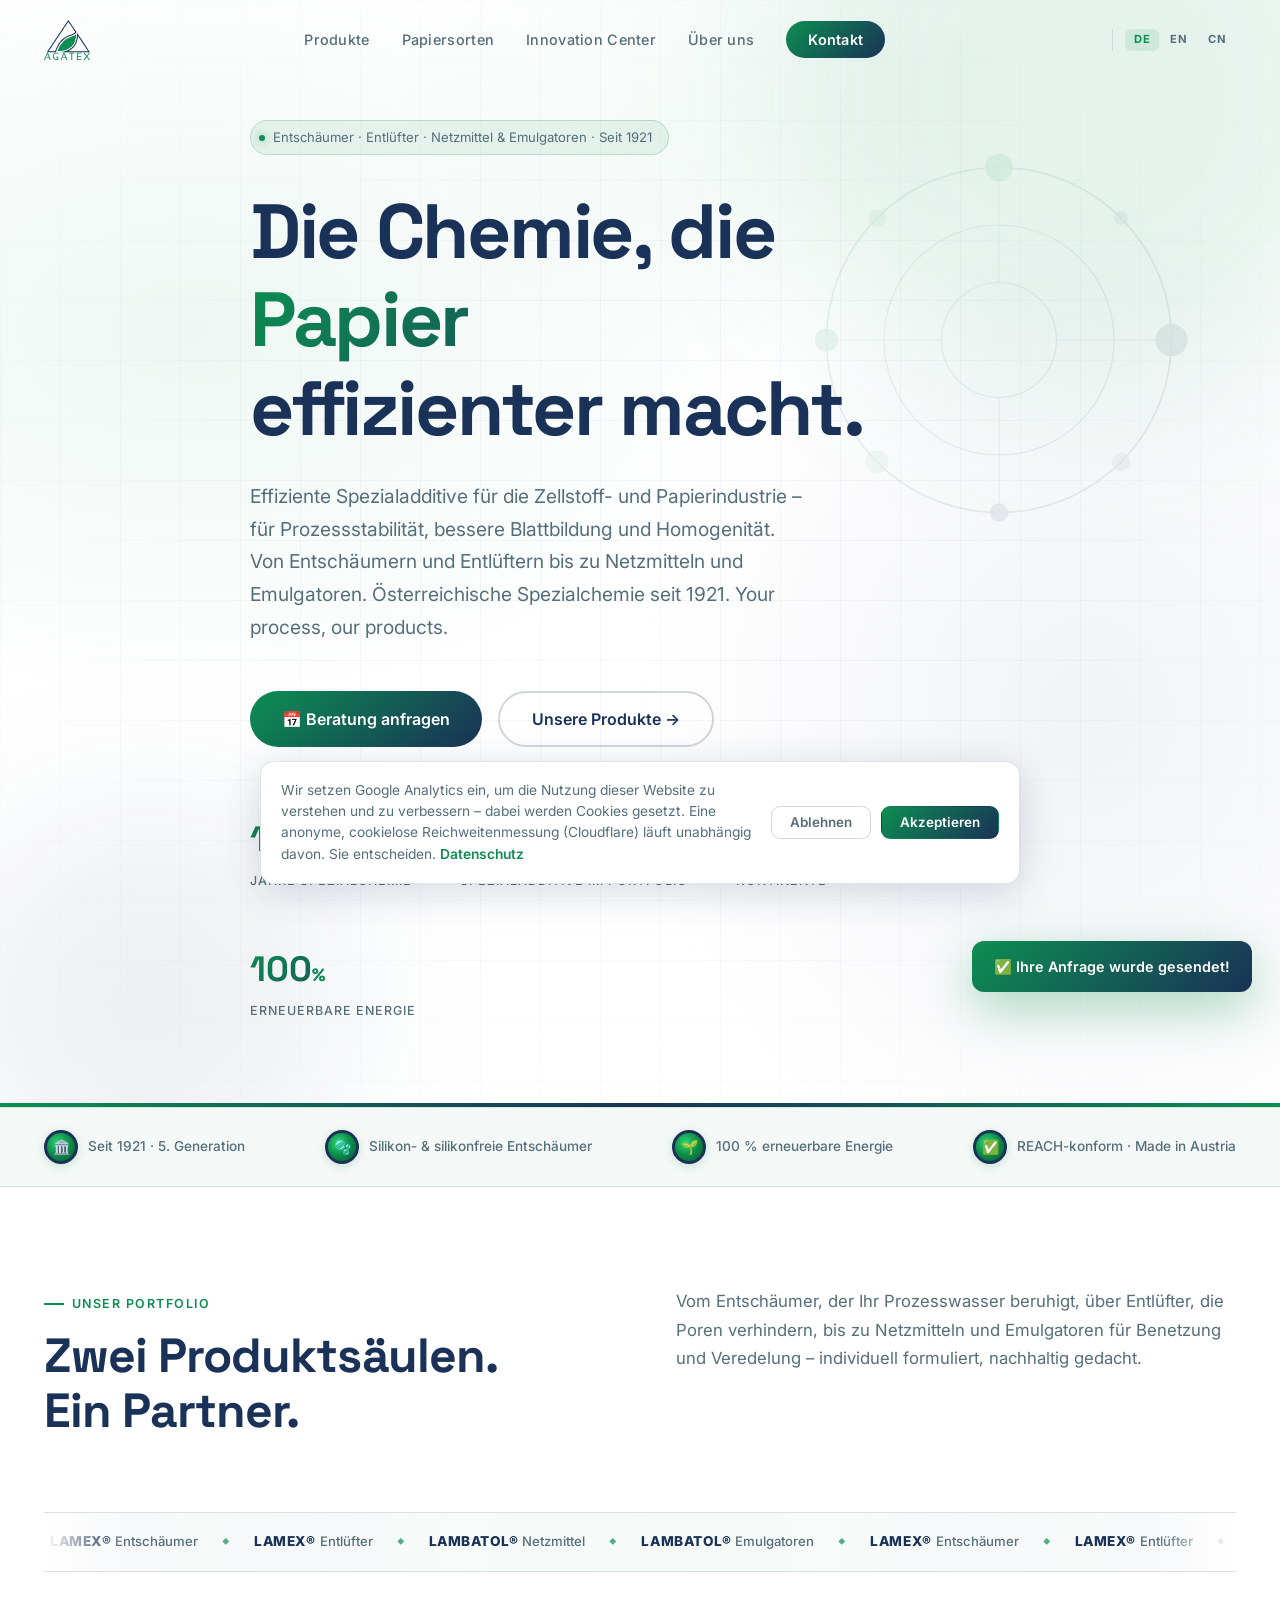
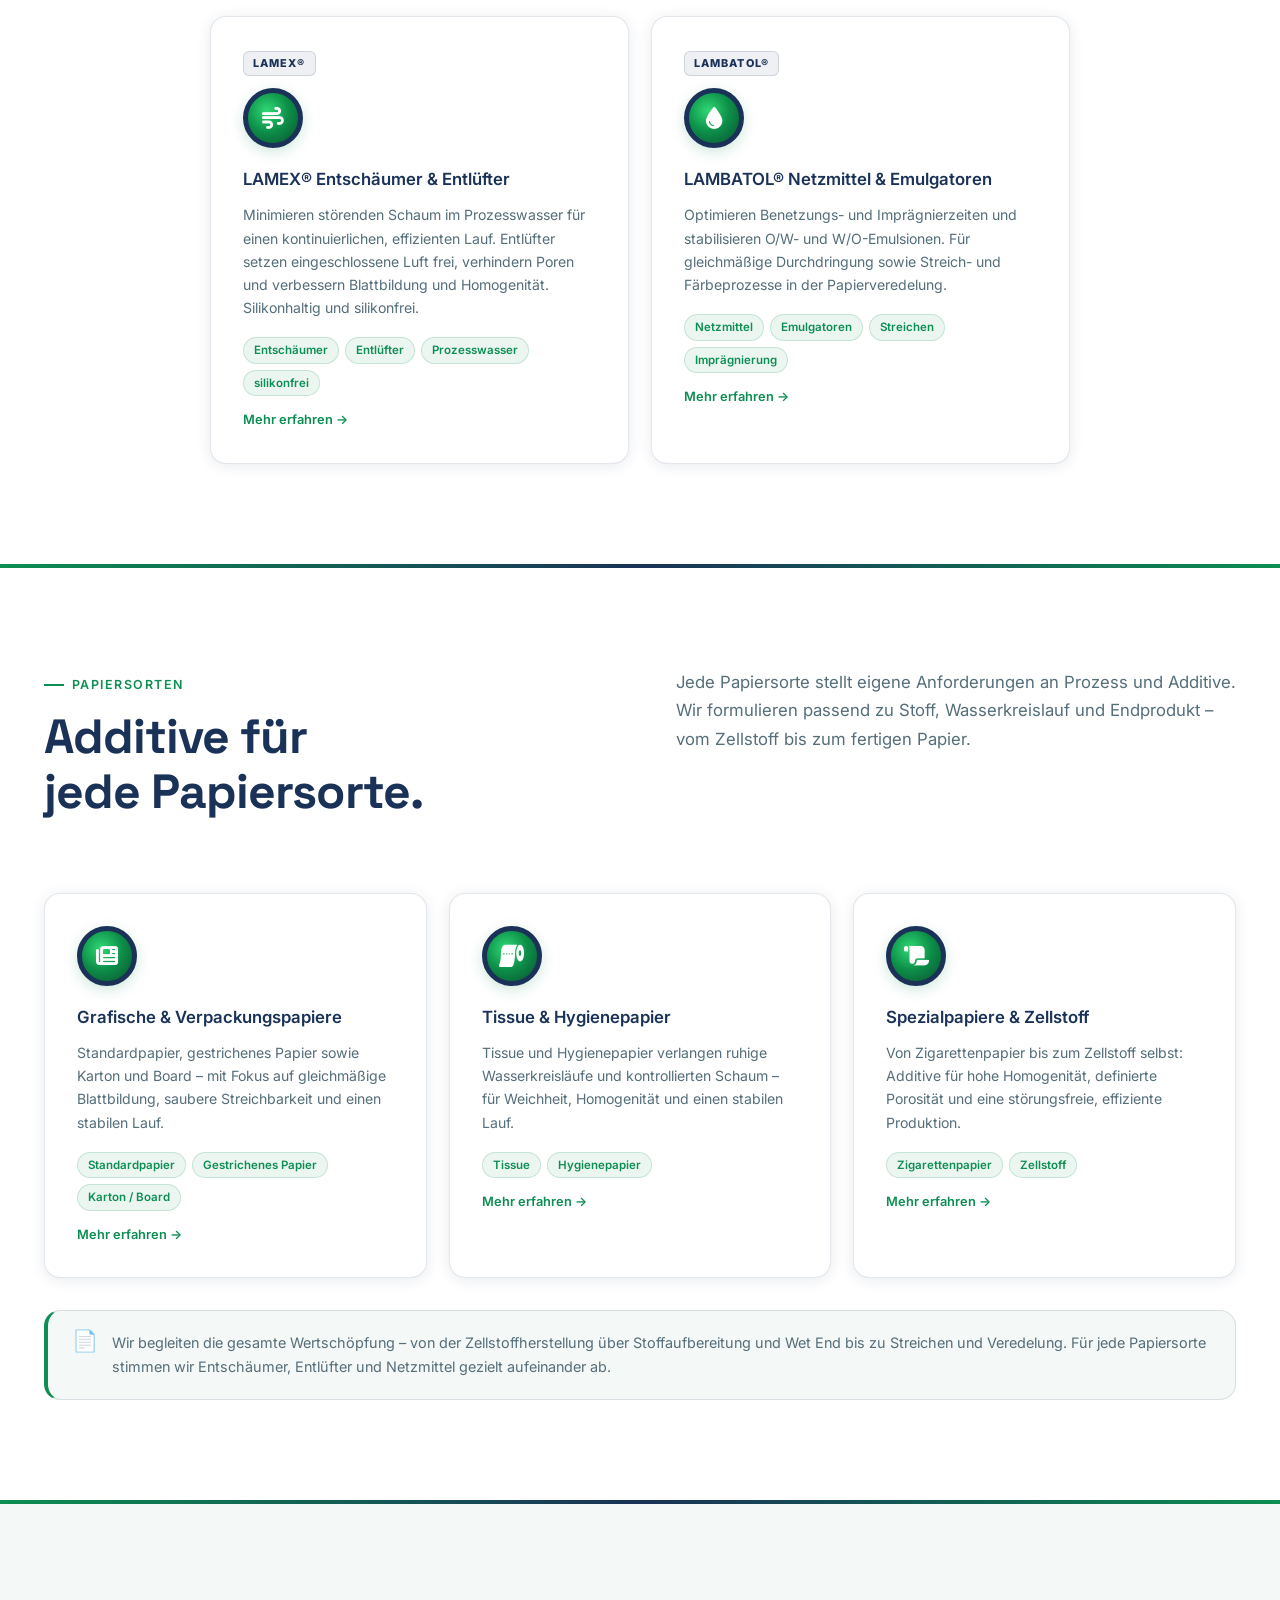
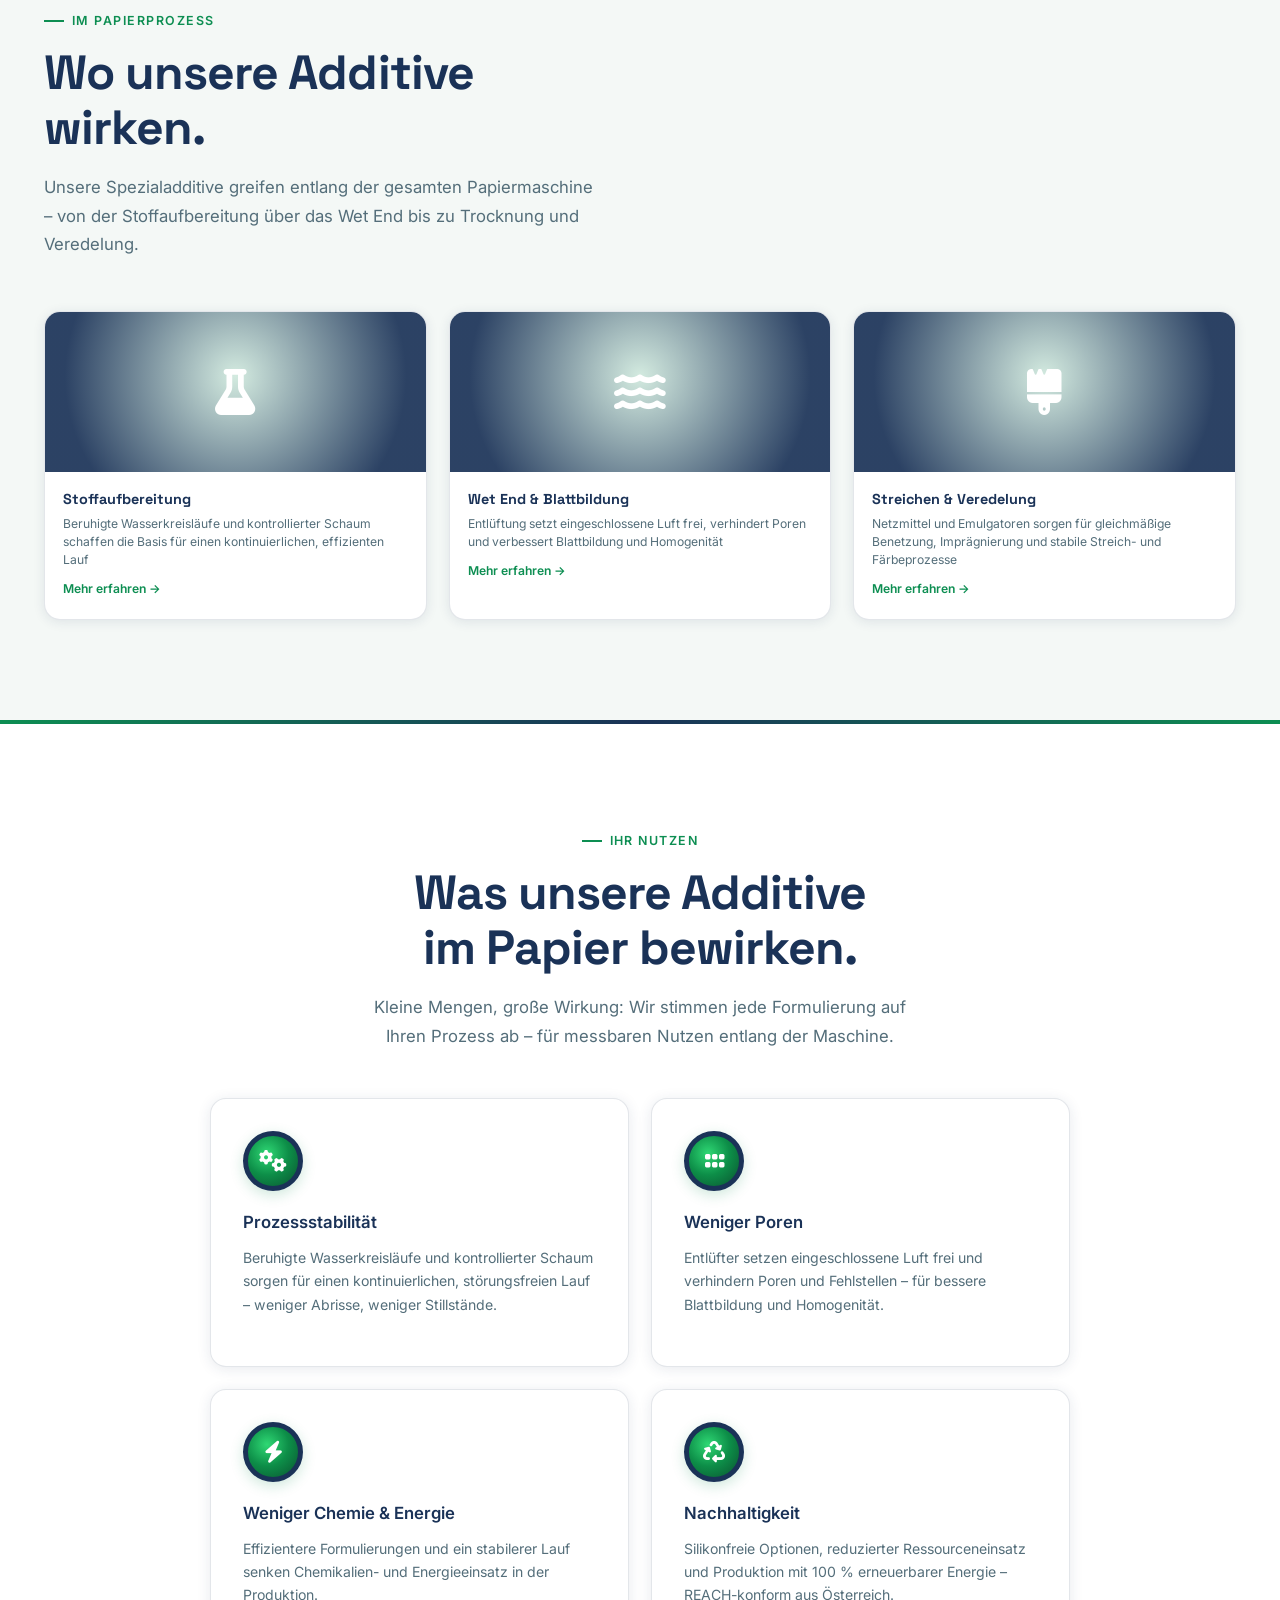
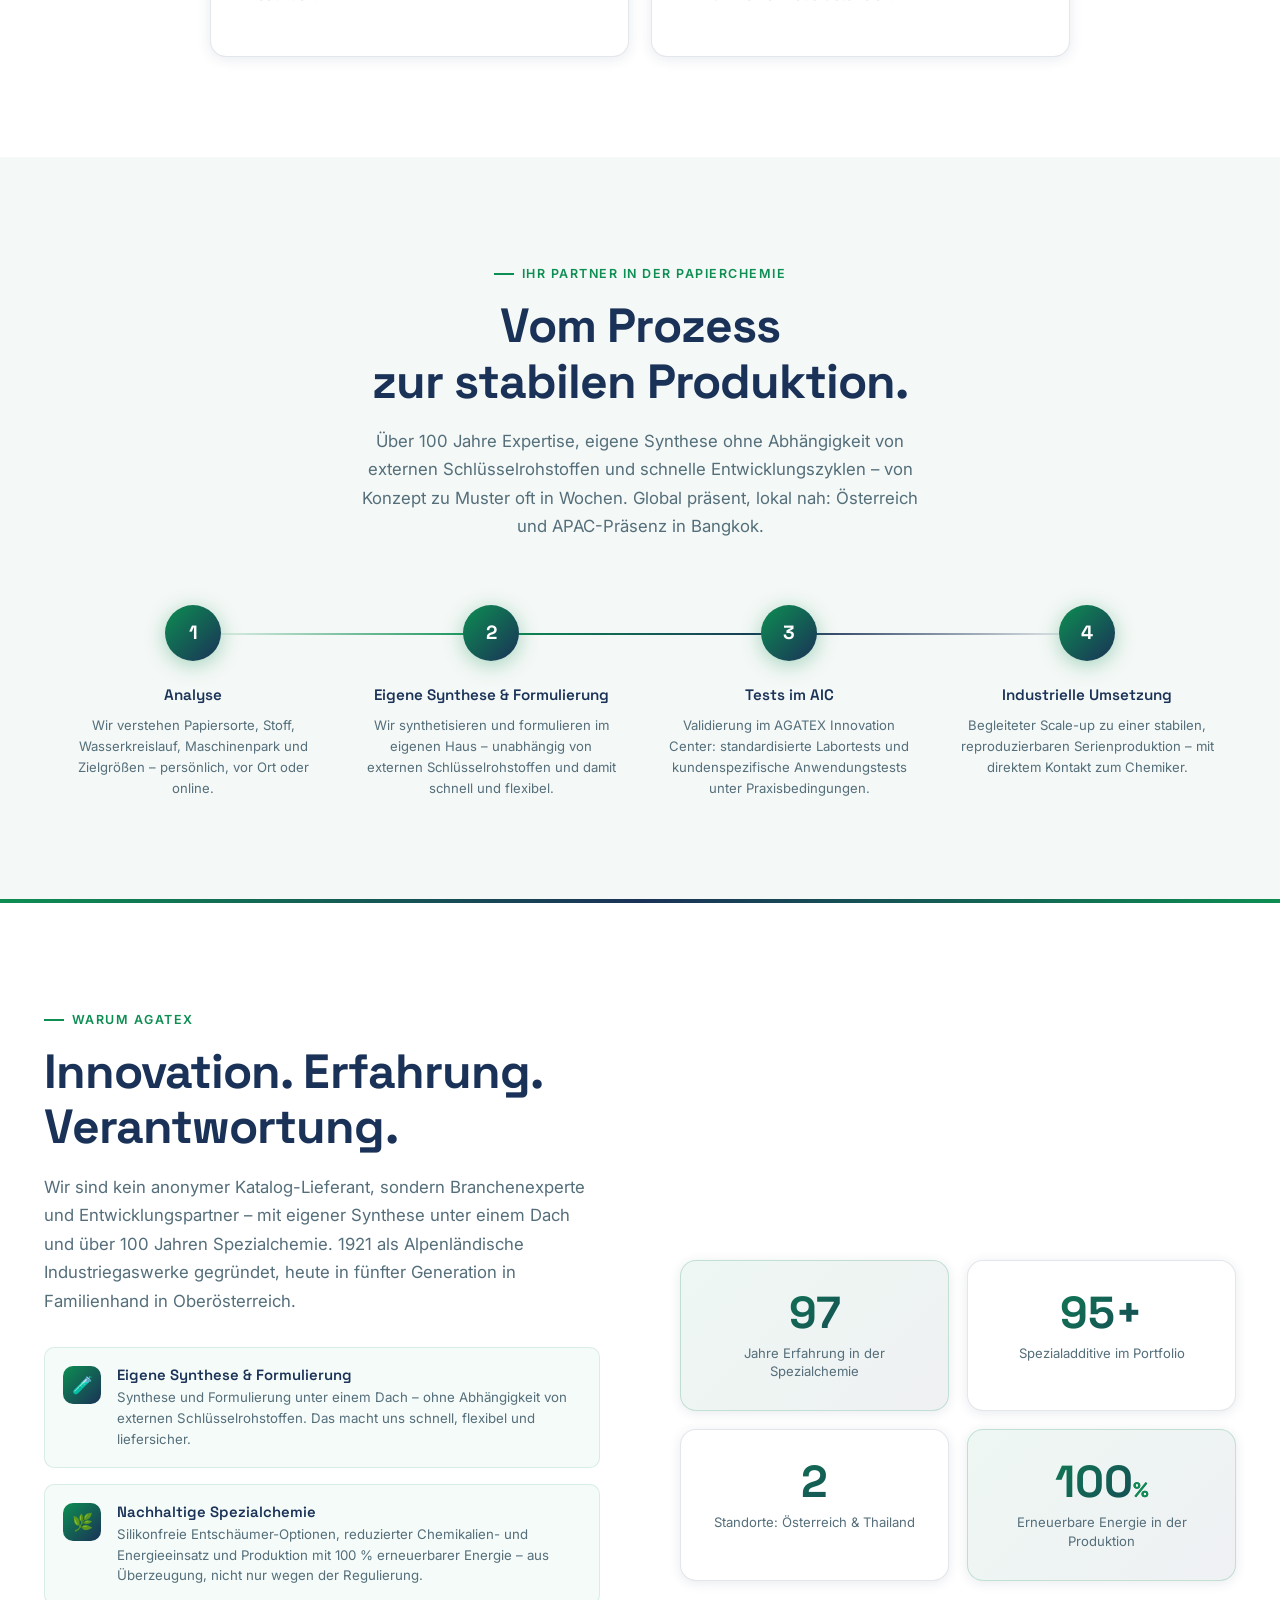
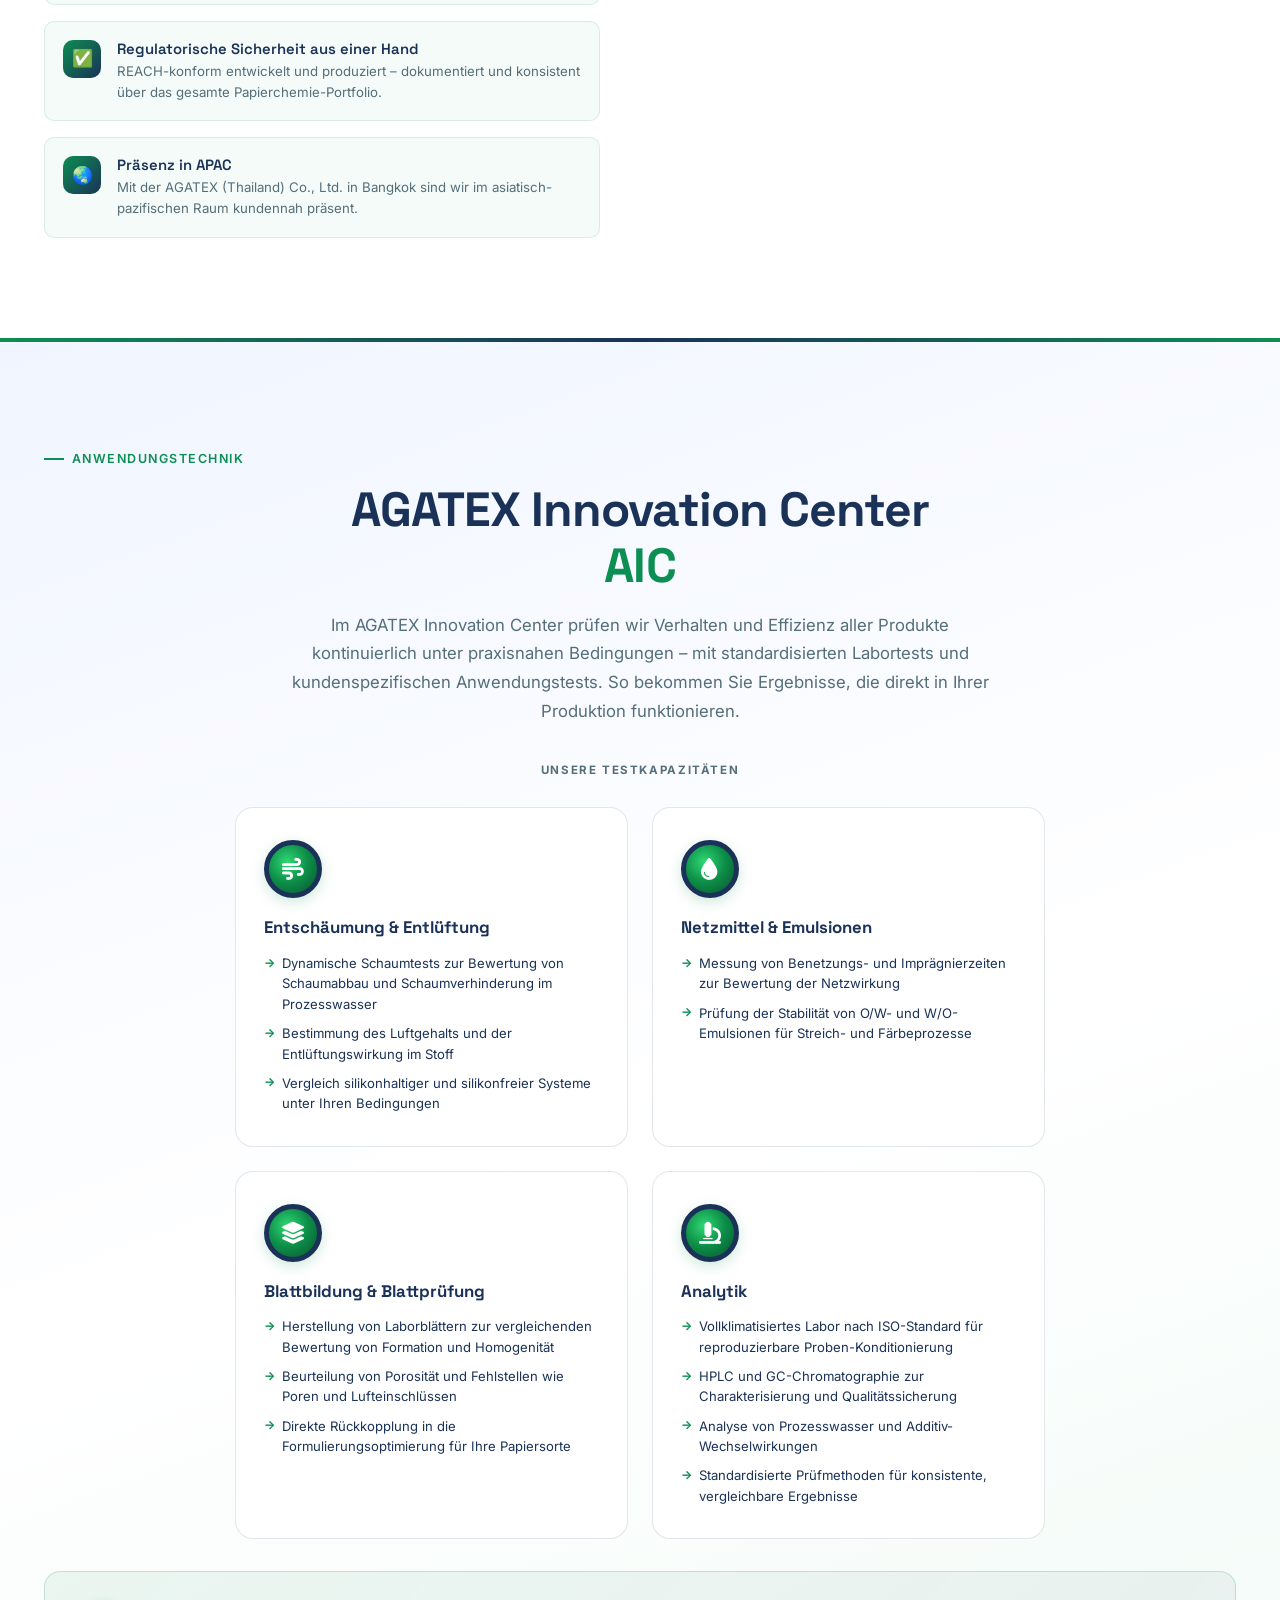
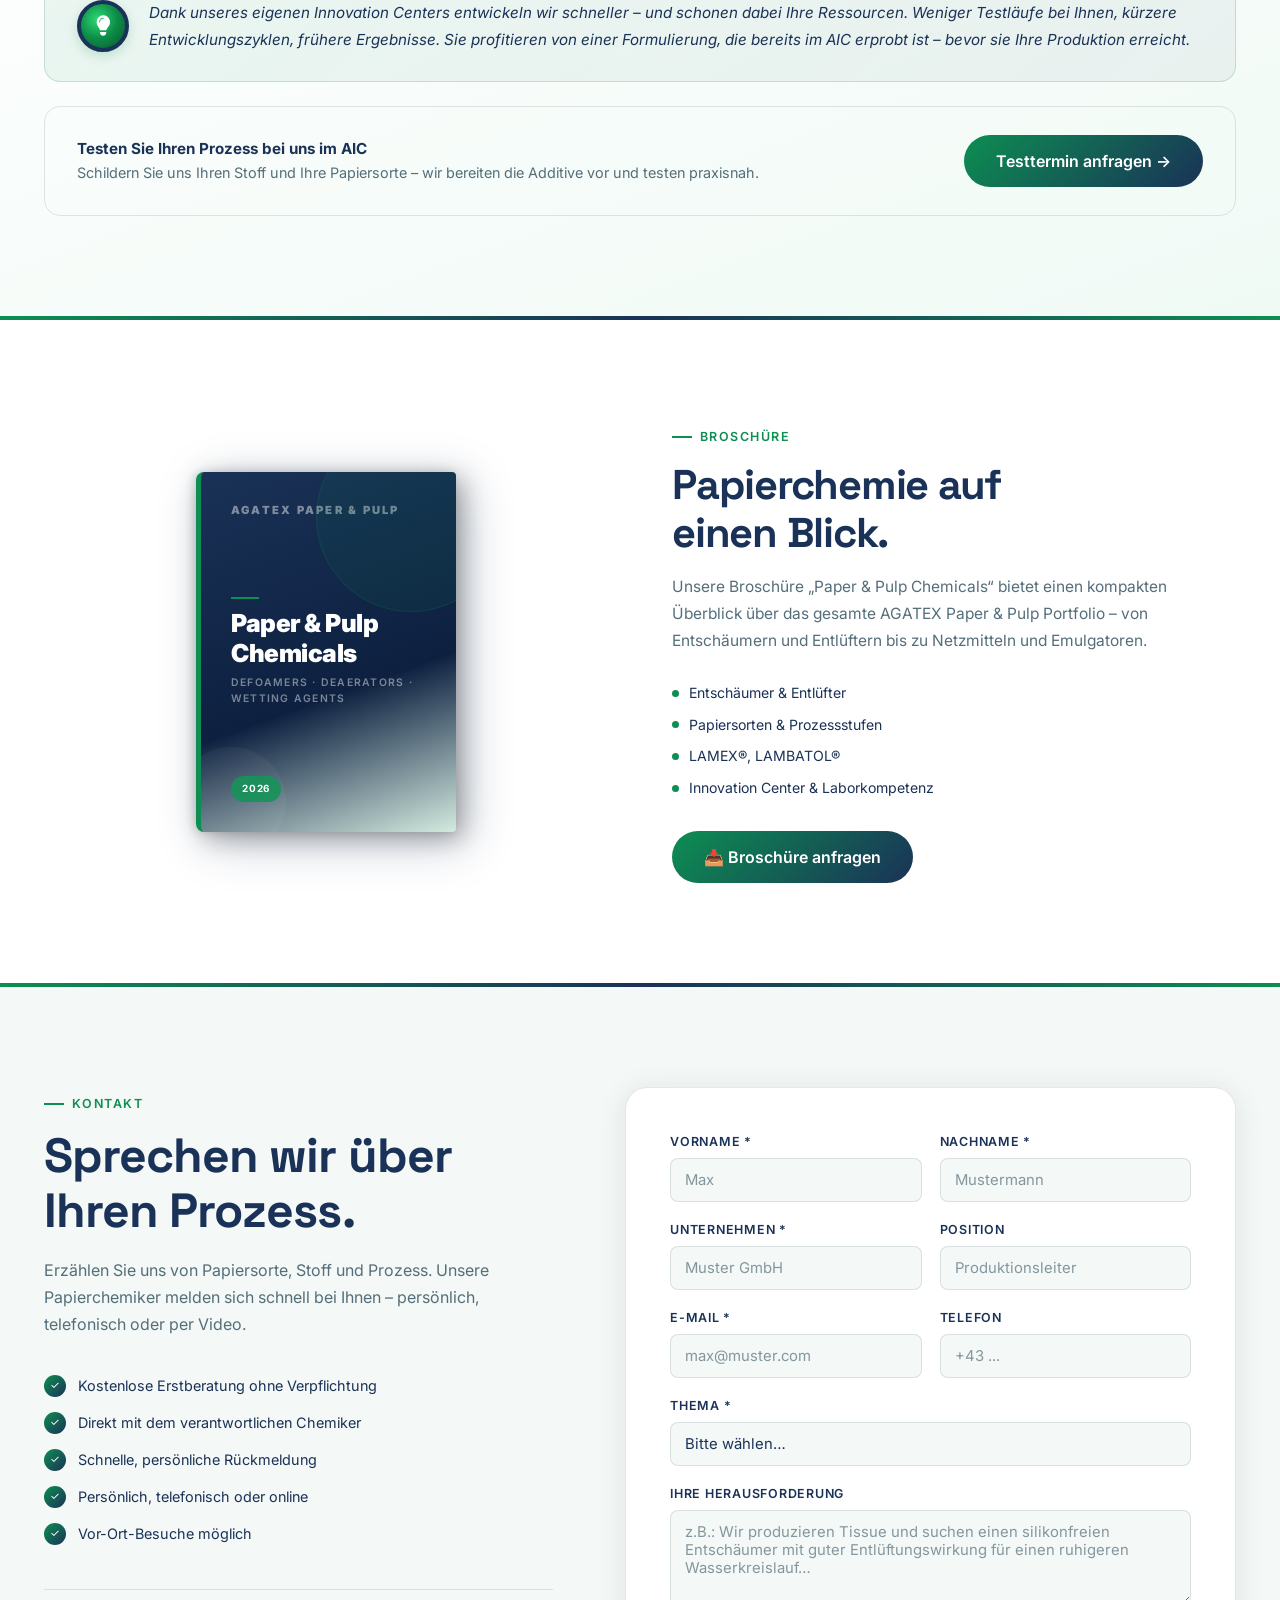
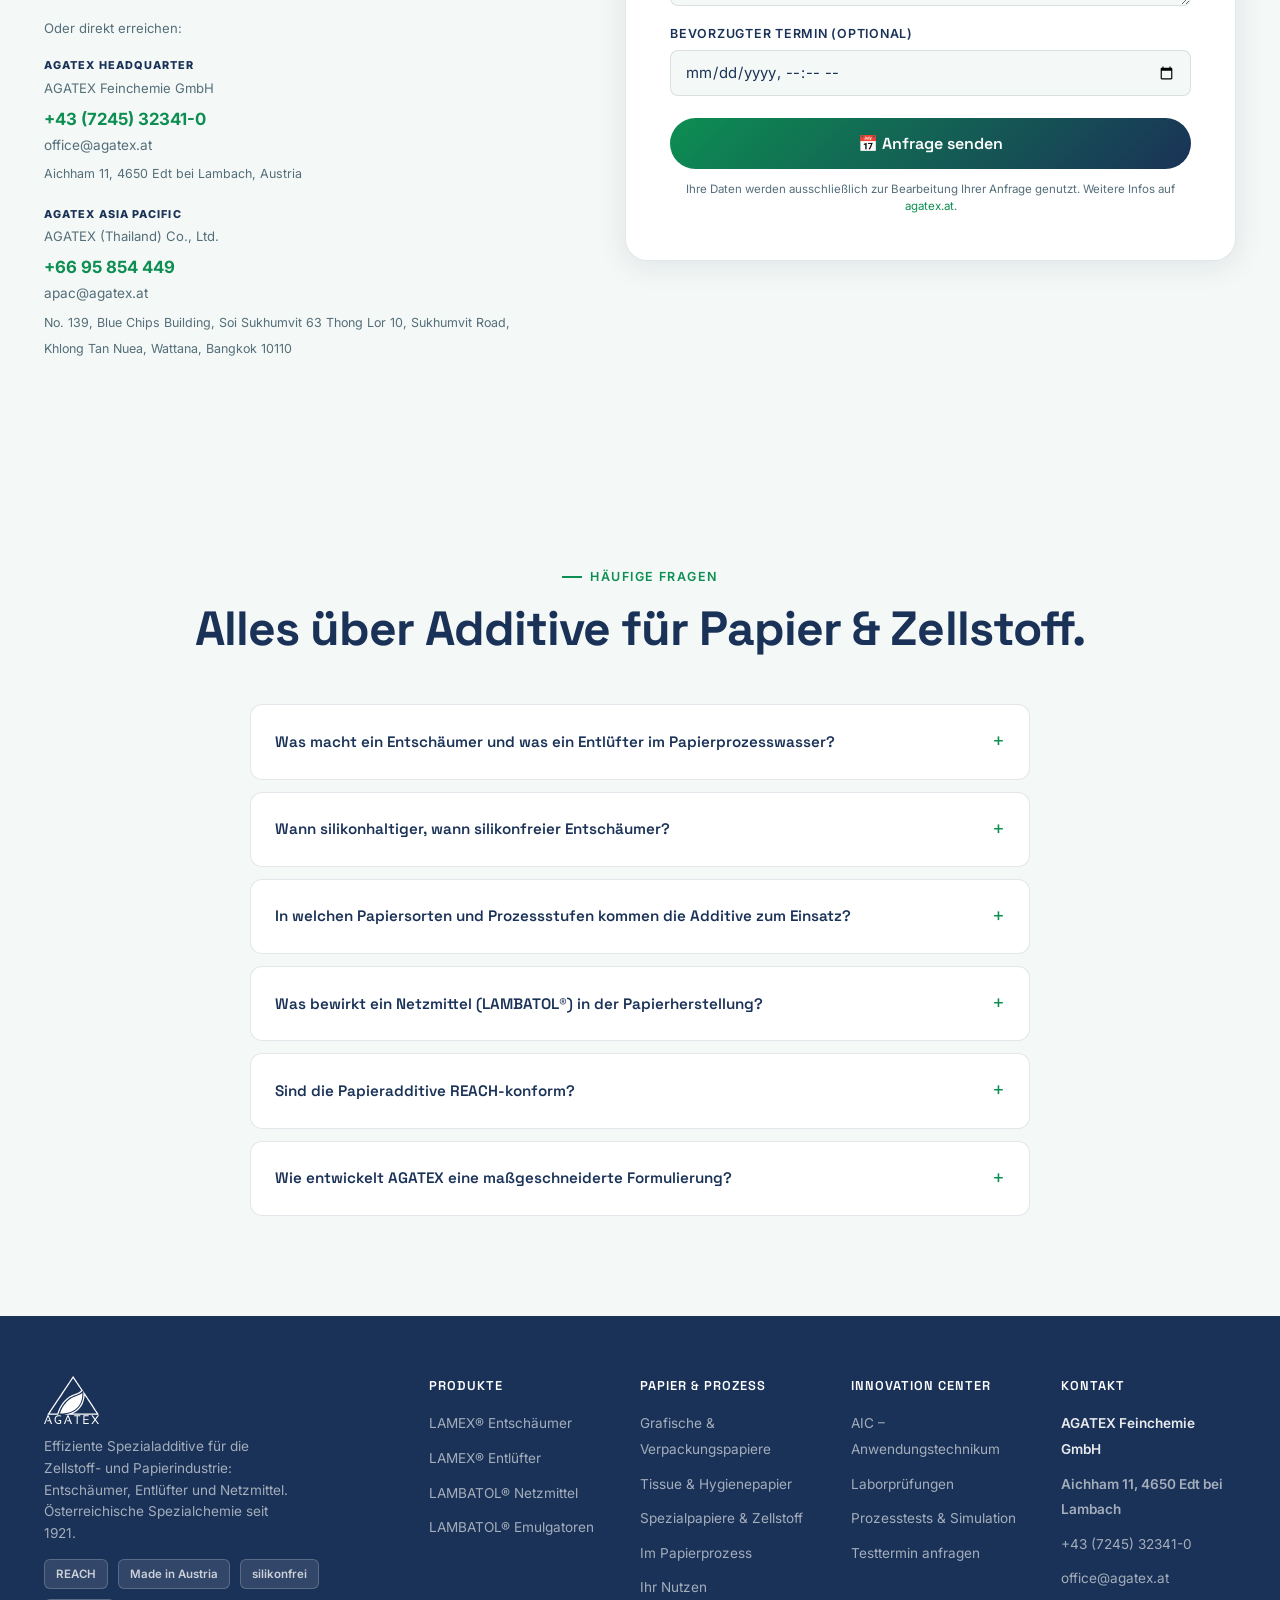
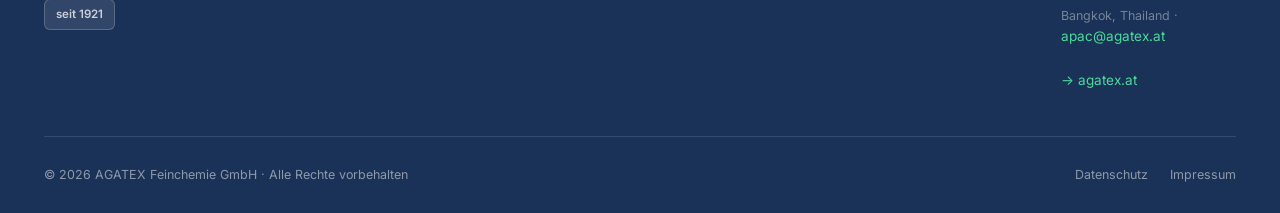
<file: index.html>
<!DOCTYPE html>
<html lang="de">
<head>
  <meta charset="UTF-8">
  <meta name="viewport" content="width=device-width, initial-scale=1.0">

  <!-- ── SEO CORE ── -->
  <title>AGATEX Paper &amp; Pulp – Spezialadditive für die Papier- &amp; Zellstoffindustrie seit 1921</title>
  <meta name="description" content="AGATEX Paper &amp; Pulp entwickelt und produziert seit 1921 effiziente Spezialadditive für die Zellstoff- und Papierindustrie: LAMEX® Entschäumer &amp; Entlüfter, LAMBATOL® Netzmittel &amp; Emulgatoren. Für Prozessstabilität, bessere Blattbildung und Homogenität. Silikon- und silikonfrei. Österreichische Spezialchemie.">
  <meta name="keywords" content="Papierchemikalien, Papieradditive, Prozesschemie Papier, Entschäumer Papier, Entlüfter Papier, defoamer paper, deaerator paper, Netzmittel Papier, wetting agent paper, Emulgatoren, emulsifier paper, Blattbildung, sheet formation, Zellstoff, pulp, Tissue, Hygienepapier, Zigarettenpapier, Karton, gestrichenes Papier, silikonfrei, silicone-free defoamer, REACH, LAMEX, LAMBATOL, AGATEX, 造纸化学品, 消泡剂, 润湿剂, Edt bei Lambach, Österreich">
  <link rel="icon" href="/favicon.ico" sizes="any">
  <link rel="icon" type="image/svg+xml" href="/favicon.svg">
  <link rel="apple-touch-icon" href="/apple-touch-icon.png">
  <link rel="manifest" href="/site.webmanifest">
  <meta name="robots" content="index, follow, max-snippet:-1, max-image-preview:large">
  <meta name="author" content="AGATEX Feinchemie GmbH">
  <meta name="geo.region" content="AT-4">
  <meta name="geo.placename" content="Edt bei Lambach, Österreich">
  <link rel="canonical" href="https://www.agatex-pulpandpaper.com/">
  <link rel="alternate" hreflang="de" href="https://www.agatex-pulpandpaper.com/">
  <link rel="alternate" hreflang="en" href="https://www.agatex-pulpandpaper.com/?lang=en">
  <link rel="alternate" hreflang="zh-Hans" href="https://www.agatex-pulpandpaper.com/?lang=zh">
  <link rel="alternate" hreflang="x-default" href="https://www.agatex-pulpandpaper.com/">

  <!-- ── OPEN GRAPH ── -->
  <meta property="og:type" content="website">
  <meta property="og:locale" content="de_AT">
  <meta property="og:locale:alternate" content="en_US">
  <meta property="og:locale:alternate" content="zh_CN">
  <meta property="og:site_name" content="AGATEX Paper &amp; Pulp">
  <meta property="og:title" content="AGATEX Paper &amp; Pulp – Spezialadditive für die Papier- &amp; Zellstoffindustrie seit 1921">
  <meta property="og:description" content="Seit 1921: effiziente Spezialadditive für die Zellstoff- und Papierindustrie – Entschäumer, Entlüfter und Netzmittel für Prozessstabilität, bessere Blattbildung und Homogenität. Aus Österreich.">
  <meta property="og:url" content="https://www.agatex-pulpandpaper.com/">
  <meta property="og:image" content="https://www.agatex-pulpandpaper.com/og-paper.jpg">
  <meta property="og:image:alt" content="AGATEX Paper &amp; Pulp – Spezialadditive für die Papier- &amp; Zellstoffindustrie seit 1921">

  <!-- ── TWITTER / X CARD ── -->
  <meta name="twitter:card" content="summary_large_image">
  <meta name="twitter:title" content="AGATEX Paper &amp; Pulp – Additive für Papier &amp; Zellstoff">
  <meta name="twitter:description" content="Seit 1921: Entschäumer, Entlüfter, Netzmittel und Emulgatoren für die Papier- und Zellstoffindustrie. Prozessstabilität, bessere Blattbildung und Homogenität – aus Österreich.">
  <meta name="twitter:image" content="https://www.agatex-pulpandpaper.com/og-paper.jpg">
  <meta name="theme-color" content="#0D8E52">
  <link rel="alternate" type="text/plain" href="llms.txt" title="LLM-readable content (llms.txt)">
  <meta name="color-scheme" content="light">

  <!-- ── SCHEMA.ORG JSON-LD ── -->
  <script type="application/ld+json">
  {
    "@context": "https://schema.org",
    "@graph": [
      {
        "@type": ["Organization", "LocalBusiness"],
        "@id": "https://www.agatex-pulpandpaper.com/#organization",
        "name": "AGATEX Feinchemie GmbH",
        "legalName": "AGATEX Feinchemie GmbH",
        "alternateName": ["AGATEX Paper & Pulp", "AGATEX", "AGATEX Paper"],
        "url": "https://www.agatex-pulpandpaper.com/",
        "sameAs": ["https://www.agatex.at"],
        "logo": "https://www.agatex-pulpandpaper.com/Logo_AGATEX.svg",
        "image": "https://www.agatex-pulpandpaper.com/Logo_AGATEX.svg",
        "foundingDate": "1921",
        "foundingLocation": {
          "@type": "Place",
          "name": "Edt bei Lambach, Österreich",
          "address": {
            "@type": "PostalAddress",
            "addressLocality": "Edt bei Lambach",
            "addressRegion": "Oberösterreich",
            "addressCountry": "AT"
          }
        },
        "vatID": "ATU41387806",
        "taxID": "FN151462p",
        "telephone": "+43-7245-32341-0",
        "email": "office@agatex.at",
        "description": "AGATEX Paper & Pulp ist der Papierchemie-Geschäftsbereich der AGATEX Feinchemie GmbH, einem österreichischen Familienunternehmen, das seit 1921 Spezialchemie entwickelt und produziert. Im Fokus stehen effiziente Spezialadditive für die Zellstoff- und Papierindustrie – für Prozessstabilität, bessere Blattbildung und Homogenität. Das Portfolio umfasst LAMEX® Entschäumer & Entlüfter sowie LAMBATOL® Netzmittel & Emulgatoren.",
        "description-en": "AGATEX Paper & Pulp is the paper-chemicals business of AGATEX Feinchemie GmbH, an Austrian family-owned company developing and producing specialty chemistry since 1921. The focus is on efficient specialty additives for the pulp and paper industry – for process stability, better sheet formation and homogeneity. The portfolio includes LAMEX® defoamers & deaerators and LAMBATOL® wetting agents & emulsifiers.",
        "description-zh": "AGATEX Paper & Pulp 是 AGATEX Feinchemie GmbH 的造纸化学品业务部门。该公司是一家奥地利家族企业，自1921年起开发和生产特种化学品，专注于为纸浆和造纸行业提供高效的特种助剂——用于提升工艺稳定性、改善成形和匀度。产品组合包括 LAMEX® 消泡剂与脱气剂，以及 LAMBATOL® 润湿剂与乳化剂。",
        "address": [
          {
            "@type": "PostalAddress",
            "streetAddress": "Aichham 11",
            "addressLocality": "Edt bei Lambach",
            "postalCode": "4650",
            "addressRegion": "Oberösterreich",
            "addressCountry": "AT"
          },
          {
            "@type": "PostalAddress",
            "addressLocality": "Bangkok",
            "addressCountry": "TH"
          }
        ],
        "contactPoint": [
          {
            "@type": "ContactPoint",
            "telephone": "+43-7245-32341-0",
            "email": "office@agatex.at",
            "contactType": "sales",
            "availableLanguage": ["German", "English"],
            "areaServed": "AT"
          },
          {
            "@type": "ContactPoint",
            "email": "apac@agatex.at",
            "contactType": "sales",
            "availableLanguage": ["English"],
            "areaServed": ["TH", "CN", "JP", "KR", "IN", "SG", "MY"]
          }
        ],
        "knowsAbout": [
          "Papierchemikalien", "Papieradditive", "Prozesschemie Papier", "Entschäumer", "Entlüfter",
          "Netzmittel", "Emulgatoren",
          "Blattbildung", "Stoffaufbereitung", "Wet End", "Streichen", "Zellstoff", "Tissue",
          "Hygienepapier", "Zigarettenpapier", "Karton", "gestrichenes Papier", "silikonfreie Entschäumer",
          "paper chemicals", "defoamer", "deaerator", "wetting agent", "emulsifier",
          "sheet formation", "stock preparation",
          "wet end chemistry", "coating", "pulp", "tissue", "hygiene paper", "cigarette paper",
          "board", "coated paper", "silicone-free defoamer", "REACH",
          "造纸化学品", "消泡剂", "脱气剂", "润湿剂", "乳化剂", "纸浆", "生活用纸"
        ],
        "hasOfferCatalog": {
          "@type": "OfferCatalog",
          "name": "AGATEX Paper & Pulp Produktportfolio",
          "itemListElement": [
            {
              "@type": "Product",
              "name": "LAMEX® Entschäumer & Entlüfter",
              "brand": {"@type": "Brand", "name": "LAMEX®"},
              "description": "Entschäumer und Entlüfter für die Papier- und Zellstoffherstellung. Minimieren störenden Schaum im Prozesswasser für einen kontinuierlichen, effizienten Lauf; Entlüfter setzen eingeschlossene Luft frei, verhindern Poren und verbessern Blattbildung und Homogenität. Silikonhaltig und silikonfrei verfügbar.",
              "category": "Papierchemikalien / Prozesshilfsmittel",
              "manufacturer": {"@id": "https://www.agatex-pulpandpaper.com/#organization"}
            },
            {
              "@type": "Product",
              "name": "LAMBATOL® Netzmittel & Emulgatoren",
              "brand": {"@type": "Brand", "name": "LAMBATOL®"},
              "description": "Netzmittel und Emulgatoren für die Papierindustrie. Optimieren Benetzungs- und Imprägnierzeiten, stabilisieren O/W- und W/O-Emulsionen und unterstützen Streich- und Färbeprozesse.",
              "category": "Papierchemikalien / Prozesshilfsmittel",
              "manufacturer": {"@id": "https://www.agatex-pulpandpaper.com/#organization"}
            }
          ]
        }
      },
      {
        "@type": "WebSite",
        "@id": "https://www.agatex-pulpandpaper.com/#website",
        "url": "https://www.agatex-pulpandpaper.com/",
        "name": "AGATEX Paper & Pulp",
        "description": "Spezialadditive für die Papier- und Zellstoffindustrie – LAMEX® Entschäumer & Entlüfter, LAMBATOL® Netzmittel & Emulgatoren",
        "publisher": {"@id": "https://www.agatex-pulpandpaper.com/#organization"},
        "inLanguage": ["de-AT", "en", "zh-CN"],
        "copyrightYear": "2026",
        "copyrightHolder": {"@id": "https://www.agatex-pulpandpaper.com/#organization"}
      },
      {
        "@type": "FAQPage",
        "inLanguage": "de",
        "mainEntity": [
          {
            "@type": "Question",
            "name": "Was macht ein Entschäumer und was ein Entlüfter im Papierprozesswasser?",
            "acceptedAnswer": {
              "@type": "Answer",
              "text": "Ein Entschäumer (LAMEX®) minimiert störenden Oberflächenschaum im Prozesswasser, damit Stoffaufbereitung, Wet End und Kreisläufe kontinuierlich und effizient laufen. Ein Entlüfter setzt fein verteilte, im Stoff eingeschlossene Luft frei: Das verhindert Poren und Fehlstellen im Blatt und verbessert Blattbildung und Homogenität. Beide Funktionen ergänzen sich – oft in einem abgestimmten System, silikonhaltig oder silikonfrei."
            }
          },
          {
            "@type": "Question",
            "name": "Wann silikonhaltiger, wann silikonfreier Entschäumer?",
            "acceptedAnswer": {
              "@type": "Answer",
              "text": "AGATEX bietet LAMEX® Entschäumer sowohl auf Silikonbasis als auch silikonfrei an. Silikonfreie Systeme werden bevorzugt, wenn Ablagerungen, Streich- oder Bedruckbarkeit sowie bestimmte Endanwendungen (z. B. bestimmte Verpackungs- und Hygienepapiere) im Fokus stehen. Silikonhaltige Systeme können bei besonders hoher Schaumbelastung sehr wirtschaftlich sein. Welches System passt, hängt von Wasserkreislauf, Stoff und Papiersorte ab – wir wählen es gemeinsam mit Ihnen aus."
            }
          },
          {
            "@type": "Question",
            "name": "In welchen Papiersorten und Prozessstufen kommen die Additive zum Einsatz?",
            "acceptedAnswer": {
              "@type": "Answer",
              "text": "Unsere Additive begleiten die gesamte Wertschöpfung – von der Zellstoffherstellung über Stoffaufbereitung und Wet End bis zu Streichen und Veredelung. Sie kommen in grafischen und Verpackungspapieren, in Tissue und Hygienepapier sowie in Spezialpapieren wie Zigarettenpapier zum Einsatz. Für jede Papiersorte stimmen wir Entschäumer, Netzmittel und Emulgatoren gezielt auf Stoff und Wasserkreislauf ab."
            }
          },
          {
            "@type": "Question",
            "name": "Was bewirkt ein Netzmittel (LAMBATOL®) in der Papierherstellung?",
            "acceptedAnswer": {
              "@type": "Answer",
              "text": "Ein Netzmittel (LAMBATOL®) senkt die Oberflächenspannung und verkürzt Benetzungs- und Imprägnierzeiten – etwa beim gleichmäßigen Durchdringen von Stoffen, Streichfarben oder Imprägnierbädern. LAMBATOL® umfasst außerdem Emulgatoren, die O/W- und W/O-Emulsionen stabilisieren und so Streich-, Färbe- und Veredelungsprozesse unterstützen."
            }
          },
          {
            "@type": "Question",
            "name": "Sind die Papieradditive REACH-konform?",
            "acceptedAnswer": {
              "@type": "Answer",
              "text": "Ja. AGATEX entwickelt und produziert seine Spezialadditive REACH-konform und dokumentiert die regulatorische Sicherheit aus einer Hand. Für den Entschäumerbereich stehen silikonfreie Optionen zur Verfügung, und viele Formulierungen sind auf einen reduzierten Chemikalien- und Energieeinsatz ausgelegt. Anforderungen einzelner Papiersorten – etwa im Verpackungs- oder Hygienebereich – klären wir projektbezogen mit Ihnen."
            }
          },
          {
            "@type": "Question",
            "name": "Wie entwickelt AGATEX eine maßgeschneiderte Formulierung (AIC, Prozess)?",
            "acceptedAnswer": {
              "@type": "Answer",
              "text": "In vier Schritten: 1) Analyse von Papiersorte, Stoff, Wasserkreislauf, Maschinenpark und Zielgrößen. 2) Eigene Synthese und Formulierung – ohne Abhängigkeit von externen Schlüsselrohstoffen. 3) Praxisnahe Tests im AGATEX Innovation Center (AIC): standardisierte Labortests und kundenspezifische Anwendungstests zu Schaum/Entlüftung, Benetzung und Blattbildung. 4) Stabile industrielle Umsetzung. Dank über 100 Jahren Expertise gelangen wir von Konzept zu Muster oft in Wochen."
            }
          }
        ]
      },
      {
        "@type": "FAQPage",
        "inLanguage": "en",
        "mainEntity": [
          {
            "@type": "Question",
            "name": "What does a defoamer do versus a deaerator in paper process water?",
            "acceptedAnswer": {
              "@type": "Answer",
              "text": "A defoamer (LAMEX®) minimises disruptive surface foam in process water so that stock preparation, the wet end and water loops run continuously and efficiently. A deaerator releases finely dispersed air entrapped in the stock: this prevents pores and defects in the sheet and improves sheet formation and homogeneity. The two functions complement each other – often in one balanced system, silicone-based or silicone-free."
            }
          },
          {
            "@type": "Question",
            "name": "When should you use a silicone-based versus a silicone-free defoamer?",
            "acceptedAnswer": {
              "@type": "Answer",
              "text": "AGATEX offers LAMEX® defoamers both silicone-based and silicone-free. Silicone-free systems are preferred where deposits, coatability or printability and certain end applications (e.g. specific packaging and hygiene papers) are the focus. Silicone-based systems can be very economical under especially high foam load. Which system fits depends on the water loop, the stock and the paper grade – we select it together with you."
            }
          },
          {
            "@type": "Question",
            "name": "In which paper grades and process stages are the additives used?",
            "acceptedAnswer": {
              "@type": "Answer",
              "text": "Our additives support the entire value chain – from pulp production through stock preparation and the wet end to coating and finishing. They are used in graphic and packaging papers, in tissue and hygiene paper, as well as in specialty papers such as cigarette paper. For every paper grade we tune defoamers, wetting agents and emulsifiers precisely to the stock and water loop."
            }
          },
          {
            "@type": "Question",
            "name": "What does a wetting agent (LAMBATOL®) do in papermaking?",
            "acceptedAnswer": {
              "@type": "Answer",
              "text": "A wetting agent (LAMBATOL®) lowers surface tension and shortens wetting and impregnation times – for example for uniform penetration of stocks, coating colours or impregnation baths. LAMBATOL® also includes emulsifiers that stabilise O/W and W/O emulsions and thus support coating, colouring and finishing processes."
            }
          },
          {
            "@type": "Question",
            "name": "Are the paper additives REACH-compliant?",
            "acceptedAnswer": {
              "@type": "Answer",
              "text": "Yes. AGATEX develops and produces its specialty additives in a REACH-compliant way and documents regulatory security from a single source. For defoamers, silicone-free options are available, and many formulations are designed for reduced chemical and energy consumption. Requirements of individual paper grades – for example in packaging or hygiene – are clarified with you on a project basis."
            }
          },
          {
            "@type": "Question",
            "name": "How does AGATEX develop a tailored formulation (AIC, process)?",
            "acceptedAnswer": {
              "@type": "Answer",
              "text": "In four steps: 1) Analysis of paper grade, stock, water loop, machinery and target parameters. 2) Own synthesis and formulation – without dependence on external key raw materials. 3) Practical testing at the AGATEX Innovation Center (AIC): standardised lab tests and customer-specific application tests on foam/deaeration, wetting and sheet formation. 4) Stable industrial implementation. With 100+ years of expertise, we often get from concept to sample within weeks."
            }
          }
        ]
      },
      {
        "@type": "FAQPage",
        "inLanguage": "zh",
        "mainEntity": [
          {
            "@type": "Question",
            "name": "在造纸工艺水中，消泡剂和脱气剂各有什么作用？",
            "acceptedAnswer": {
              "@type": "Answer",
              "text": "消泡剂（LAMEX®）可最大程度减少工艺水中的表面泡沫，使备料、湿部和水循环连续高效运行。脱气剂则释放浆料中细小分散、被包裹的空气：这可防止纸页出现气孔和缺陷，并改善成形和匀度。两种功能相辅相成——常常在一个协调的体系中实现，可选含硅或无硅。"
            }
          },
          {
            "@type": "Question",
            "name": "什么时候用含硅消泡剂，什么时候用无硅消泡剂？",
            "acceptedAnswer": {
              "@type": "Answer",
              "text": "AGATEX 提供含硅和无硅两类 LAMEX® 消泡剂。当关注沉积、涂布性或印刷适性以及某些最终应用（如特定包装纸和卫生纸）时，通常优先选择无硅体系；在泡沫负荷特别高时，含硅体系可能非常经济。具体选择取决于水循环、浆料和纸种——我们会与您共同确定。"
            }
          },
          {
            "@type": "Question",
            "name": "这些助剂用于哪些纸种和工艺阶段？",
            "acceptedAnswer": {
              "@type": "Answer",
              "text": "我们的助剂贯穿整个价值链——从制浆、备料、湿部到涂布和整饰。它们用于文化纸和包装纸、生活用纸和卫生纸，以及卷烟纸等特种纸。针对每种纸，我们将消泡剂、润湿剂和乳化剂精准地匹配到浆料和水循环。"
            }
          },
          {
            "@type": "Question",
            "name": "润湿剂（LAMBATOL®）在造纸中有什么作用？",
            "acceptedAnswer": {
              "@type": "Answer",
              "text": "润湿剂（LAMBATOL®）降低表面张力，缩短润湿和浸渍时间——例如使浆料、涂料或浸渍液均匀渗透。LAMBATOL® 还包括乳化剂，可稳定 O/W 和 W/O 乳液，从而支持涂布、着色和整饰工艺。"
            }
          },
          {
            "@type": "Question",
            "name": "这些造纸助剂符合 REACH 法规吗？",
            "acceptedAnswer": {
              "@type": "Answer",
              "text": "是的。AGATEX 以符合 REACH 的方式开发和生产其特种助剂，并由单一来源提供法规安全文件。在消泡剂方面提供无硅选项，许多配方旨在降低化学品和能源消耗。对于个别纸种（例如包装或卫生用纸）的具体要求，我们会按项目与您沟通确认。"
            }
          },
          {
            "@type": "Question",
            "name": "AGATEX 如何开发量身定制的配方（AIC、流程）？",
            "acceptedAnswer": {
              "@type": "Answer",
              "text": "分四步：1）分析纸种、浆料、水循环、设备和目标参数。2）自有合成与配方——不依赖外部关键原料。3）在 AGATEX 创新中心（AIC）进行贴近实际的测试：标准化实验室测试和客户专属应用测试，涵盖泡沫/脱气、润湿和成形。4）稳定的工业化实施。凭借逾100年的专业经验，我们常常能在数周内从概念做到样品。"
            }
          }
        ]
      }
    ]
  }
  </script>

  <!-- Preconnect to speed up third-party origins -->
  <link rel="preconnect" href="https://fonts.googleapis.com">
  <link rel="preconnect" href="https://fonts.gstatic.com" crossorigin>
  <link rel="preconnect" href="https://cdnjs.cloudflare.com" crossorigin>

  <!-- Google Fonts: non-blocking with font-display=swap -->
  <link rel="preload" href="https://fonts.googleapis.com/css2?family=Space+Grotesk:wght@700;800&family=Inter:wght@400;500;600&display=swap" as="style" onload="this.onload=null;this.rel='stylesheet'">
  <noscript><link rel="stylesheet" href="https://fonts.googleapis.com/css2?family=Space+Grotesk:wght@700;800&family=Inter:wght@400;500;600&display=swap"></noscript>

  <!-- Font Awesome: non-blocking (icons not needed for first paint) -->
  <link rel="preload" href="https://cdnjs.cloudflare.com/ajax/libs/font-awesome/6.5.2/css/all.min.css" as="style" onload="this.onload=null;this.rel='stylesheet'" crossorigin="anonymous">
  <noscript><link rel="stylesheet" href="https://cdnjs.cloudflare.com/ajax/libs/font-awesome/6.5.2/css/all.min.css" crossorigin="anonymous"></noscript>

  <style>
    *, *::before, *::after { box-sizing: border-box; margin: 0; padding: 0; }

    :root {
      --bg:      #ffffff;
      --bg2:     #f4f8f6;
      --bg3:     #eaf2ee;
      --green:   #0D8E52;
      --blue:    #1A3257;
      --navy:    #1A3257;
      --green-l: rgba(13,142,82,0.08);
      --blue-l:  rgba(26,50,87,0.08);
      --text:    #1A3257;
      --muted:   #546e7a;
      --border:  rgba(26,50,87,0.12);
      --shadow:  rgba(26,50,87,0.10);
      --radius:  16px;
      --ease:    0.35s cubic-bezier(0.4,0,0.2,1);
    }

    html { scroll-behavior: smooth; }
    body { font-family:'Inter',sans-serif; background:var(--bg); color:var(--text); line-height:1.6; overflow-x:hidden; }
    h1,h2,h3,h4 { font-family:'Space Grotesk',sans-serif; font-weight:700; line-height:1.15; color:var(--blue); }
    a { text-decoration:none; color:inherit; }
    .container { max-width:1240px; margin:0 auto; padding:0 24px; }
    .section { padding:100px 0; }

    @keyframes fadeUp { from{opacity:0;transform:translateY(40px)} to{opacity:1;transform:translateY(0)} }
    @keyframes fadeIn { from{opacity:0} to{opacity:1} }
    @keyframes float  { 0%,100%{transform:translateY(0)} 50%{transform:translateY(-14px)} }
    @keyframes glow   { 0%,100%{box-shadow:0 0 20px rgba(13,142,82,.25)} 50%{box-shadow:0 0 45px rgba(13,142,82,.5)} }
    @keyframes grad   { 0%{background-position:0% 50%} 50%{background-position:100% 50%} 100%{background-position:0% 50%} }
    @keyframes mesh   { 0%{transform:translate(0,0) scale(1)} 33%{transform:translate(30px,-20px) scale(1.05)} 66%{transform:translate(-20px,30px) scale(.98)} 100%{transform:translate(0,0) scale(1)} }

    .reveal { opacity:0; transform:translateY(30px); transition:opacity .7s ease, transform .7s ease; }
    .reveal.visible { opacity:1; transform:translateY(0); }
    .d1{transition-delay:.1s} .d2{transition-delay:.2s} .d3{transition-delay:.3s} .d4{transition-delay:.4s} .d5{transition-delay:.5s}

    /* ── NAV ── */
    nav {
      position:fixed; top:0; left:0; right:0; z-index:1000;
      padding:20px 0; transition:all var(--ease);
    }
    nav.scrolled {
      background:rgba(255,255,255,0.97); backdrop-filter:blur(20px);
      border-bottom:1px solid var(--border); padding:14px 0;
      box-shadow:0 2px 20px rgba(26,50,87,0.08);
    }
    .nav-inner { display:flex; align-items:center; justify-content:space-between; max-width:1240px; margin:0 auto; padding:0 24px; }
    .logo {
      cursor:pointer; display:flex; align-items:center; text-decoration:none;
    }
    .logo img { height:40px; width:auto; display:block; }
    .logo span { display:none; }
    .nav-links { display:flex; gap:32px; list-style:none; align-items:center; }
    .nav-links a { font-size:.9rem; font-weight:500; color:var(--muted); transition:color var(--ease); letter-spacing:.02em; }
    .nav-links a:hover { color:var(--blue); }
    .nav-cta {
      background:linear-gradient(135deg,var(--green),var(--blue));
      color:#fff !important; padding:10px 22px; border-radius:100px;
      font-weight:600 !important; transition:transform var(--ease),box-shadow var(--ease) !important;
    }
    .nav-cta:hover { transform:translateY(-2px); box-shadow:0 8px 28px rgba(13,142,82,.35); }
    .menu-btn { display:none; background:none; border:none; cursor:pointer; padding:8px; }
    .menu-btn span { display:block; width:24px; height:2px; background:var(--blue); margin:5px 0; transition:all var(--ease); }

    /* ── HERO ── */
    .hero { min-height:100vh; display:flex; align-items:center; position:relative; overflow:hidden; padding:120px 0 80px; background:#fff; }
    .hero-bg {
      position:absolute; inset:0;
      background:
        radial-gradient(ellipse 80% 60% at 15% 30%, rgba(13,142,82,0.07) 0%, transparent 60%),
        radial-gradient(ellipse 60% 80% at 85% 65%, rgba(26,50,87,0.06) 0%, transparent 60%),
        radial-gradient(ellipse 50% 50% at 55% 10%, rgba(13,142,82,0.04) 0%, transparent 50%);
      animation:mesh 18s ease-in-out infinite;
    }
    .hero-grid {
      position:absolute; inset:0;
      background-image:linear-gradient(rgba(26,50,87,0.04) 1px,transparent 1px),linear-gradient(90deg,rgba(26,50,87,0.04) 1px,transparent 1px);
      background-size:60px 60px;
      mask-image:radial-gradient(ellipse 85% 85% at 50% 50%,black 30%,transparent 80%);
    }
    .orb { position:absolute; border-radius:50%; filter:blur(80px); pointer-events:none; }
    .orb-1 { width:600px; height:600px; background:rgba(13,142,82,0.10); top:-200px; right:-100px; animation:float 8s ease-in-out infinite; }
    .orb-2 { width:400px; height:400px; background:rgba(26,50,87,0.07); bottom:-100px; left:-50px; animation:float 10s ease-in-out infinite reverse; }
    .hero-content { position:relative; z-index:2; max-width:780px; }
    .badge {
      display:inline-flex; align-items:center; gap:8px;
      background:rgba(13,142,82,0.08); border:1px solid rgba(13,142,82,0.2); border-radius:100px;
      padding:6px 16px 6px 8px; font-size:.82rem; color:var(--muted); margin-bottom:32px;
      animation:fadeIn .6s ease forwards;
    }
    .badge .dot { width:6px; height:6px; border-radius:50%; background:var(--green); box-shadow:0 0 8px rgba(13,142,82,.6); animation:glow 2s ease-in-out infinite; }
    .hero h1 { font-size:clamp(2.8rem,6vw,5rem); font-weight:800; letter-spacing:-.03em; margin-bottom:28px; color:var(--blue); animation:fadeUp .7s ease .1s both; }
    .grad-text {
      background:linear-gradient(135deg,var(--green) 0%,var(--blue) 100%);
      background-size:200% 200%;
      -webkit-background-clip:text; -webkit-text-fill-color:transparent; background-clip:text;
      animation:grad 5s ease infinite;
    }
    .hero p { font-size:clamp(1.05rem,2vw,1.2rem); color:var(--muted); max-width:560px; margin-bottom:48px; line-height:1.7; animation:fadeUp .7s ease .2s both; }
    .hero-actions { display:flex; gap:16px; flex-wrap:wrap; animation:fadeUp .7s ease .3s both; }
    .btn-primary {
      display:inline-flex; align-items:center; gap:10px;
      background:linear-gradient(135deg,var(--green),var(--blue));
      color:#fff; padding:16px 32px; border-radius:100px; font-weight:600; font-size:1rem;
      cursor:pointer; border:none; transition:all var(--ease); font-family:'Inter',sans-serif;
    }
    .btn-primary:hover { transform:translateY(-3px); box-shadow:0 14px 38px rgba(13,142,82,.35); }
    .btn-ghost {
      display:inline-flex; align-items:center; gap:10px;
      background:transparent; color:var(--blue); padding:16px 32px; border-radius:100px;
      font-weight:600; font-size:1rem; border:2px solid rgba(26,50,87,0.2); cursor:pointer;
      transition:all var(--ease); font-family:'Inter',sans-serif;
    }
    .btn-ghost:hover { background:rgba(26,50,87,0.06); border-color:var(--blue); }
    .hero-stats { display:flex; gap:48px; margin-top:64px; animation:fadeUp .7s ease .4s both; flex-wrap:wrap; }
    .hs-num {
      font-family:'Space Grotesk',sans-serif; font-size:2.2rem; font-weight:800;
      background:linear-gradient(135deg,var(--green),var(--blue));
      -webkit-background-clip:text; -webkit-text-fill-color:transparent; background-clip:text; display:block;
    }
    .hs-label { font-size:.78rem; color:var(--muted); text-transform:uppercase; letter-spacing:.08em; font-weight:500; }

    .mol-svg { position:absolute; right:4%; top:10%; width:460px; height:460px; opacity:.1; pointer-events:none; animation:float 12s ease-in-out infinite; }

    /* ── TRUST BAR ── */
    .trust { border-top:1px solid rgba(13,142,82,0.15); border-bottom:1px solid rgba(13,142,82,0.15); padding:22px 0; background:var(--bg2); }
    .trust-inner { display:flex; align-items:center; justify-content:space-between; gap:24px; flex-wrap:wrap; }
    .trust-item { display:flex; align-items:center; gap:10px; font-size:.85rem; color:var(--muted); font-weight:500; }
    .t-icon { width:34px; height:34px; border-radius:50%; background:radial-gradient(circle at 38% 35%, #2fd874 0%, #0d8e48 48%, #0a5230 100%); border:3px solid var(--navy); display:flex; align-items:center; justify-content:center; font-size:14px; flex-shrink:0; box-shadow:0 2px 8px rgba(13,142,82,0.2); }

    /* ── SECTION LABEL ── */
    .sec-label { display:inline-flex; align-items:center; gap:8px; font-size:.78rem; font-weight:600; text-transform:uppercase; letter-spacing:.12em; color:var(--green); margin-bottom:14px; }
    .sec-label::before { content:''; display:block; width:20px; height:2px; background:var(--green); }
    .sec-title { font-size:clamp(1.9rem,4vw,3rem); font-weight:700; letter-spacing:-.02em; margin-bottom:18px; color:var(--blue); }
    .sec-sub { font-size:1.05rem; color:var(--muted); max-width:560px; line-height:1.7; }

    /* ── SOLUTIONS ── */
    .sol-header { display:flex; align-items:flex-start; justify-content:space-between; gap:32px; margin-bottom:56px; flex-wrap:wrap; }
    .sol-grid { display:grid; grid-template-columns:repeat(3,1fr); gap:22px; }
    .sol-card {
      background:#fff; border:1px solid var(--border); border-radius:var(--radius);
      padding:32px; transition:all var(--ease); cursor:pointer; position:relative; overflow:hidden;
      box-shadow:0 2px 14px var(--shadow); text-decoration:none; display:block; color:inherit;
    }
    .sol-card::before {
      content:''; position:absolute; top:0; left:0; right:0; height:3px;
      background:linear-gradient(90deg,var(--green),var(--blue));
      transform:scaleX(0); transform-origin:left; transition:transform var(--ease);
    }
    .sol-card:hover::before { transform:scaleX(1); }
    .sol-card:hover {
      border-color:rgba(13,142,82,0.3); transform:translateY(-4px);
      box-shadow:0 16px 50px rgba(13,142,82,0.12);
    }
    .sol-icon { width:60px; height:60px; border-radius:50%; background:radial-gradient(circle at 38% 35%, #2fd874 0%, #0d8e48 48%, #0a5230 100%); display:flex; align-items:center; justify-content:center; font-size:22px; margin-bottom:18px; border:5px solid var(--navy); box-shadow:0 4px 14px rgba(13,142,82,0.2); flex-shrink:0; }
    .sol-icon i, .detail-icon-wrap i, .detail-feat-icon i, .detail-rel-icon i, .ind-app-icon i, .t-icon i, .app-icon i, .aic-pillar-icon i, .aic-result-icon i { color:#fff; font-size:inherit; line-height:1; }
    .sol-title { font-size:1.05rem; font-weight:600; margin-bottom:10px; color:var(--blue); }
    .sol-desc { font-size:.88rem; color:var(--muted); line-height:1.65; margin-bottom:18px; }
    .tags { display:flex; flex-wrap:wrap; gap:6px; }
    .tag { font-size:.72rem; font-weight:600; padding:3px 10px; border-radius:100px; background:rgba(13,142,82,0.08); border:1px solid rgba(13,142,82,0.18); color:var(--green); }
    .tag.pfas { background:rgba(13,142,82,0.18); border-color:rgba(13,142,82,0.4); font-size:.73rem; }
    .sol-more { font-size:.8rem; font-weight:600; color:var(--green); margin-top:14px; display:flex; align-items:center; gap:4px; }
    .sol-brand { display:inline-block; font-size:.68rem; font-weight:800; letter-spacing:.1em; text-transform:uppercase; color:var(--navy); background:rgba(26,50,87,.07); border:1px solid rgba(26,50,87,.15); border-radius:6px; padding:3px 9px; margin-bottom:12px; }

    /* ── BRAND TICKER ── */
    .brand-ticker-wrap { position:relative; overflow:hidden; margin:36px 0 44px; padding:18px 0; border-top:1px solid var(--border); border-bottom:1px solid var(--border); background:linear-gradient(90deg,rgba(26,50,87,.03),rgba(13,142,82,.04),rgba(26,50,87,.03)); }
    .brand-ticker-fade { position:absolute; top:0; bottom:0; width:80px; z-index:2; pointer-events:none; }
    .brand-ticker-fade-l { left:0; background:linear-gradient(90deg,var(--bg),transparent); }
    .brand-ticker-fade-r { right:0; background:linear-gradient(270deg,var(--bg),transparent); }
    .brand-ticker { overflow:hidden; }
    .brand-ticker-track { display:flex; align-items:center; gap:0; white-space:nowrap; animation:brandScroll 32s linear infinite; width:max-content; }
    .brand-ticker-wrap:hover .brand-ticker-track { animation-play-state:paused; }
    @keyframes brandScroll { 0%{transform:translateX(0)} 100%{transform:translateX(-50%)} }
    .bt-item { font-size:.82rem; font-weight:500; color:var(--muted); padding:0 6px; white-space:nowrap; }
    .bt-brand { font-weight:800; font-size:.85rem; color:var(--navy); letter-spacing:.04em; }
    .bt-dot { font-size:.45rem; color:var(--green); opacity:.7; padding:0 18px; vertical-align:middle; }

    /* Detail brand pill */
    .detail-brand-pill { display:inline-block; font-size:.75rem; font-weight:800; letter-spacing:.12em; text-transform:uppercase; color:var(--navy); background:rgba(255,255,255,.15); border:1px solid rgba(255,255,255,.35); border-radius:8px; padding:5px 14px; margin-bottom:14px; }

    /* PFAS badge */
    .pfas-badge {
      display:inline-flex; align-items:center; gap:6px;
      background:linear-gradient(135deg,rgba(13,142,82,0.15),rgba(13,142,82,0.08));
      border:1.5px solid rgba(13,142,82,0.35); color:var(--green);
      font-weight:700; font-size:.78rem; padding:5px 14px; border-radius:100px;
      margin-bottom:12px;
    }

    /* ── APPLICATIONS ── */
    .app-section { background:var(--bg2); }
    .app-grid { display:grid; grid-template-columns:repeat(4,1fr); gap:22px; margin-top:52px; }
    .app-card { background:#fff; border:1px solid var(--border); border-radius:var(--radius); overflow:hidden; transition:all var(--ease); cursor:pointer; box-shadow:0 2px 12px var(--shadow); text-decoration:none; display:block; color:inherit; position:relative; }
    .app-card::before { content:''; position:absolute; top:0; left:0; right:0; height:3px; background:linear-gradient(90deg,var(--green),var(--blue)); transform:scaleX(0); transform-origin:left; transition:transform var(--ease); z-index:1; }
    .app-card:hover::before { transform:scaleX(1); }
    .app-card:hover { border-color:rgba(13,142,82,0.3); transform:translateY(-5px); box-shadow:0 18px 45px rgba(13,142,82,0.14); }
    .app-img-wrap { width:100%; height:160px; overflow:hidden; position:relative; background:var(--bg3); }
    .app-img-wrap img { width:100%; height:100%; object-fit:cover; display:block; transition:transform .55s ease; }
    .app-card:hover .app-img-wrap img { transform:scale(1.07); }
    .app-img-wrap .overlay { position:absolute; inset:0; background:linear-gradient(180deg,transparent 45%,rgba(26,50,87,0.5) 100%); }
    .app-body { padding:16px 18px 20px; }
    .app-icon { width:46px; height:46px; border-radius:50%; background:radial-gradient(circle at 38% 35%, #2fd874 0%, #0d8e48 48%, #0a5230 100%); border:4px solid var(--navy); display:flex; align-items:center; justify-content:center; font-size:17px; margin-bottom:10px; box-shadow:0 4px 12px rgba(13,142,82,0.2); flex-shrink:0; }
    .app-title { font-family:'Space Grotesk',sans-serif; font-size:.9rem; font-weight:700; margin-bottom:4px; color:var(--blue); }
    .app-desc { font-size:.76rem; color:var(--muted); line-height:1.5; margin-bottom:10px; }
    .app-more { font-size:.76rem; font-weight:600; color:var(--green); display:flex; align-items:center; gap:4px; }

    /* ── WHY ── */
    .why-grid { display:grid; grid-template-columns:1fr 1fr; gap:80px; align-items:center; }
    .why-points { display:flex; flex-direction:column; gap:16px; margin-top:32px; }
    .why-point { display:flex; gap:16px; padding:18px; background:rgba(13,142,82,0.04); border:1px solid rgba(13,142,82,0.12); border-radius:10px; transition:all var(--ease); }
    .why-point:hover { background:rgba(13,142,82,0.08); border-color:rgba(13,142,82,0.25); }
    .wp-icon { width:38px; height:38px; border-radius:10px; background:linear-gradient(135deg,var(--green),var(--blue)); display:flex; align-items:center; justify-content:center; flex-shrink:0; font-size:17px; }
    .why-point h4 { font-size:.93rem; font-weight:600; margin-bottom:4px; color:var(--blue); }
    .why-point p { font-size:.83rem; color:var(--muted); line-height:1.55; }
    .stats-grid { display:grid; grid-template-columns:1fr 1fr; gap:18px; }
    .stat-card { background:#fff; border:1px solid var(--border); border-radius:var(--radius); padding:30px 22px; text-align:center; transition:all var(--ease); box-shadow:0 2px 12px var(--shadow); }
    .stat-card:hover { border-color:rgba(13,142,82,0.25); box-shadow:0 8px 30px rgba(13,142,82,0.1); }
    .stat-card.feat { background:linear-gradient(135deg,rgba(13,142,82,0.07),rgba(26,50,87,0.07)); border-color:rgba(13,142,82,0.2); }
    .stat-num {
      font-family:'Space Grotesk',sans-serif; font-size:2.8rem; font-weight:800;
      background:linear-gradient(135deg,var(--green),var(--blue));
      -webkit-background-clip:text; -webkit-text-fill-color:transparent; background-clip:text; display:block; line-height:1; margin-bottom:8px;
    }
    .stat-label { font-size:.82rem; color:var(--muted); line-height:1.4; }

    /* ── PROCESS ── */
    .process-section { background:var(--bg2); }
    .process-steps { display:grid; grid-template-columns:repeat(4,1fr); gap:0; position:relative; margin-top:64px; }
    .process-steps::before { content:''; position:absolute; top:28px; left:12%; right:12%; height:2px; background:linear-gradient(90deg,transparent,var(--green),var(--blue),transparent); }
    .p-step { text-align:center; padding:0 20px; }
    .p-num { width:56px; height:56px; border-radius:50%; background:linear-gradient(135deg,var(--green),var(--blue)); display:flex; align-items:center; justify-content:center; font-family:'Space Grotesk',sans-serif; font-weight:700; font-size:1.2rem; color:#fff; margin:0 auto 22px; position:relative; z-index:1; box-shadow:0 4px 20px rgba(13,142,82,.35); }
    .p-title { font-family:'Space Grotesk',sans-serif; font-size:.95rem; font-weight:600; margin-bottom:8px; color:var(--blue); }
    .p-desc { font-size:.82rem; color:var(--muted); line-height:1.6; }

    /* ── BOOKING ── */
    .booking-wrapper { display:grid; grid-template-columns:1fr 1.2fr; gap:72px; align-items:start; }
    .booking-features { display:flex; flex-direction:column; gap:14px; }
    .bf { display:flex; align-items:center; gap:12px; font-size:.9rem; color:var(--text); }
    .bf-check { width:22px; height:22px; border-radius:50%; background:linear-gradient(135deg,var(--green),var(--blue)); display:flex; align-items:center; justify-content:center; font-size:11px; color:#fff; flex-shrink:0; }
    .form-card { background:#fff; border:1px solid var(--border); border-radius:22px; padding:44px; box-shadow:0 4px 30px var(--shadow); }
    .form-grid { display:grid; grid-template-columns:1fr 1fr; gap:18px; }
    .fg { display:flex; flex-direction:column; gap:6px; }
    .fg.full { grid-column:1/-1; }
    .fg label { font-size:.78rem; font-weight:600; color:var(--blue); text-transform:uppercase; letter-spacing:.06em; }
    .fg input, .fg select, .fg textarea {
      background:var(--bg2); border:1px solid var(--border); border-radius:8px;
      padding:12px 14px; font-family:'Inter',sans-serif; font-size:.93rem; color:var(--text);
      outline:none; transition:border-color var(--ease),box-shadow var(--ease); width:100%;
    }
    .fg input:focus, .fg select:focus, .fg textarea:focus { border-color:var(--green); box-shadow:0 0 0 3px rgba(13,142,82,.12); }
    .fg textarea { resize:vertical; min-height:96px; }
    .fg select { appearance:none; cursor:pointer; }
    .fg input::placeholder, .fg textarea::placeholder { color:var(--muted); opacity:.7; }
    .form-submit {
      width:100%; padding:15px; background:linear-gradient(135deg,var(--green),var(--blue));
      color:#fff; border:none; border-radius:100px; font-family:'Space Grotesk',sans-serif;
      font-size:1rem; font-weight:600; cursor:pointer; transition:all var(--ease);
      display:flex; align-items:center; justify-content:center; gap:8px;
    }
    .form-submit:hover { transform:translateY(-2px); box-shadow:0 12px 38px rgba(13,142,82,.35); }
    .form-success { display:none; text-align:center; padding:48px 24px; }
    .form-success.show { display:block; }
    .form-success h3 { font-size:1.4rem; margin-bottom:10px; color:var(--blue); }
    .form-success p { color:var(--muted); font-size:.9rem; line-height:1.6; }

    /* ── FOOTER ── */
    footer { background:var(--blue); padding:60px 0 28px; }
    .footer-grid { display:grid; grid-template-columns:2fr 1fr 1fr 1fr 1fr; gap:36px; margin-bottom:44px; }
    .footer-brand p { font-size:.85rem; color:rgba(255,255,255,.6); margin-top:12px; line-height:1.6; max-width:250px; }
    .footer-logo { display:block; }
    .footer-logo img { height:48px; width:auto; display:block; }
    .footer-logo span { display:none; }
    .f-head { font-family:'Space Grotesk',sans-serif; font-size:.8rem; font-weight:600; text-transform:uppercase; letter-spacing:.08em; margin-bottom:14px; color:#fff; }
    .f-links { list-style:none; display:flex; flex-direction:column; gap:9px; }
    .f-links a { font-size:.85rem; color:rgba(255,255,255,.6); transition:color var(--ease); }
    .f-links a:hover { color:#4ed99a; }
    .f-links span { font-size:.85rem; color:rgba(255,255,255,.9); font-weight:600; }
    .footer-bottom { border-top:1px solid rgba(255,255,255,.12); padding-top:28px; display:flex; justify-content:space-between; align-items:center; flex-wrap:wrap; gap:14px; }
    .footer-bottom p, .footer-bottom a { font-size:.78rem; color:rgba(255,255,255,.5); }
    .footer-bottom a:hover { color:rgba(255,255,255,.8); }
    .footer-legal { display:flex; gap:22px; flex-wrap:wrap; }
    .cert-badge { background:rgba(255,255,255,.1); border:1px solid rgba(255,255,255,.2); border-radius:6px; padding:5px 11px; font-size:.72rem; font-weight:600; color:rgba(255,255,255,.75); }
    .cert-row { display:flex; gap:10px; margin-top:14px; flex-wrap:wrap; }

    /* ── FLOAT CTA ── */
    .float-cta {
      position:fixed; bottom:28px; right:28px;
      background:linear-gradient(135deg,var(--green),var(--blue));
      color:#fff; padding:13px 22px; border-radius:100px; font-weight:600; font-size:.88rem;
      cursor:pointer; display:flex; align-items:center; gap:8px; z-index:900;
      box-shadow:0 8px 28px rgba(13,142,82,.4); border:none; font-family:'Inter',sans-serif;
      transition:all var(--ease); animation:glow 3s ease-in-out infinite;
      opacity:0; pointer-events:none; transform:translateY(10px);
    }
    .float-cta.show { opacity:1; pointer-events:auto; transform:translateY(0); }
    .float-cta:hover { transform:translateY(-3px) scale(1.03); }

    /* ── MOBILE NAV ── */
    .mobile-nav { display:none; position:fixed; inset:0; background:#fff; z-index:999; flex-direction:column; align-items:center; justify-content:center; gap:28px; }
    .mobile-nav.open { display:flex; }
    .mobile-nav a { font-size:1.4rem; font-weight:600; color:var(--blue); }
    .close-btn { position:absolute; top:24px; right:24px; background:none; border:none; cursor:pointer; font-size:1.5rem; color:var(--blue); }

    /* ── NOTIFICATION ── */
    .notif { position:fixed; bottom:28px; right:28px; background:linear-gradient(135deg,var(--green),var(--blue)); color:#fff; padding:14px 22px; border-radius:12px; font-weight:600; font-size:.9rem; z-index:9999; display:flex; align-items:center; gap:10px; transform:translateY(120px); transition:transform .4s cubic-bezier(.34,1.56,.64,1); box-shadow:0 16px 50px rgba(13,142,82,.35); }
    .notif.show { transform:translateY(0); }

    /* ── DIVIDER ── */
    .section-divider { height:4px; background:linear-gradient(90deg,var(--green),var(--blue),var(--green)); }

    /* ── DETAIL PAGE ── */
    #page-detail { display:none; min-height:100vh; padding-top:78px; }
    .back-bar { background:var(--bg2); border-bottom:1px solid var(--border); padding:14px 0; }
    .back-btn {
      display:inline-flex; align-items:center; gap:8px; font-size:.9rem; font-weight:600;
      color:var(--blue); background:none; border:none; cursor:pointer; padding:6px 14px;
      border-radius:100px; transition:all var(--ease); font-family:'Inter',sans-serif;
    }
    .back-btn:hover { background:rgba(26,50,87,0.08); }

    .detail-hero-section { padding:60px 0 48px; background:var(--bg2); }
    .detail-hero-inner { max-width:820px; }
    .detail-pfas-pill {
      display:inline-flex; align-items:center; gap:8px;
      background:linear-gradient(135deg,rgba(13,142,82,0.18),rgba(13,142,82,0.08));
      border:1.5px solid rgba(13,142,82,0.4); color:var(--green);
      font-weight:700; font-size:.85rem; padding:7px 18px; border-radius:100px; margin-bottom:22px;
    }
    .detail-icon-wrap { width:72px; height:72px; border-radius:50%; background:radial-gradient(circle at 38% 35%, #2fd874 0%, #0d8e48 48%, #0a5230 100%); display:flex; align-items:center; justify-content:center; font-size:32px; margin-bottom:20px; border:5px solid var(--navy); box-shadow:0 6px 20px rgba(13,142,82,0.25); flex-shrink:0; }
    .detail-h1 { font-size:clamp(2rem,5vw,3.2rem); font-weight:800; letter-spacing:-.03em; margin-bottom:18px; color:var(--blue); }
    .detail-lead { font-size:1.08rem; color:var(--muted); max-width:680px; line-height:1.75; margin-bottom:22px; }

    .detail-body-section { padding:64px 0; }
    .detail-features-grid { display:grid; grid-template-columns:repeat(2,1fr); gap:20px; margin-top:36px; }
    .detail-feat-card { background:#fff; border:1px solid var(--border); border-radius:var(--radius); padding:26px; box-shadow:0 2px 12px var(--shadow); transition:all var(--ease); }
    .detail-feat-card:hover { border-color:rgba(13,142,82,0.25); box-shadow:0 8px 28px rgba(13,142,82,0.1); }
    .detail-feat-icon { width:52px; height:52px; border-radius:50%; background:radial-gradient(circle at 38% 35%, #2fd874 0%, #0d8e48 48%, #0a5230 100%); border:4px solid var(--navy); display:flex; align-items:center; justify-content:center; font-size:1.45rem; margin-bottom:14px; box-shadow:0 4px 12px rgba(13,142,82,0.2); flex-shrink:0; }
    .detail-feat-title { font-size:.95rem; font-weight:700; color:var(--blue); margin-bottom:7px; }
    .detail-feat-desc { font-size:.85rem; color:var(--muted); line-height:1.6; }

    .detail-needs-list { margin-top:28px; display:flex; flex-direction:column; gap:10px; }
    .detail-need-item { display:flex; align-items:flex-start; gap:12px; font-size:.92rem; color:var(--text); }
    .detail-need-check { width:22px; height:22px; border-radius:50%; background:linear-gradient(135deg,var(--green),var(--blue)); display:flex; align-items:center; justify-content:center; font-size:11px; color:#fff; flex-shrink:0; margin-top:2px; }

    .detail-apps-grid { display:grid; grid-template-columns:repeat(3,1fr); gap:16px; margin-top:28px; }
    .procs-wrap { display:flex; flex-wrap:wrap; gap:8px; margin-top:14px; }
    .proc-chip { display:inline-flex; align-items:center; background:rgba(26,50,87,0.07); border:1px solid rgba(26,50,87,0.15); border-radius:100px; padding:5px 14px; font-size:.8rem; font-weight:600; color:var(--blue); }

    .detail-related-section { padding:64px 0; background:var(--bg2); }
    .detail-related-grid { display:grid; grid-template-columns:repeat(3,1fr); gap:20px; margin-top:36px; }
    .detail-rel-card {
      background:#fff; border:1px solid var(--border); border-radius:var(--radius);
      padding:24px; cursor:pointer; transition:all var(--ease); box-shadow:0 2px 12px var(--shadow);
      text-decoration:none; color:inherit; display:block;
    }
    .detail-rel-card:hover { border-color:rgba(13,142,82,0.3); transform:translateY(-3px); box-shadow:0 12px 36px rgba(13,142,82,0.12); }
    .detail-rel-icon { width:52px; height:52px; border-radius:50%; background:radial-gradient(circle at 38% 35%, #2fd874 0%, #0d8e48 48%, #0a5230 100%); border:4px solid var(--navy); display:flex; align-items:center; justify-content:center; font-size:1.5rem; margin-bottom:12px; box-shadow:0 4px 12px rgba(13,142,82,0.2); flex-shrink:0; }
    .detail-rel-title { font-size:.95rem; font-weight:700; color:var(--blue); margin-bottom:6px; }
    .detail-rel-desc { font-size:.82rem; color:var(--muted); line-height:1.55; }
    .detail-rel-arrow { font-size:.8rem; color:var(--green); font-weight:600; margin-top:10px; }

    .detail-cta-section { padding:64px 0; text-align:center; }

    /* ── DETAIL BANNER IMAGE ── */
    .detail-banner { width:100%; height:260px; overflow:hidden; position:relative; }
    .detail-banner img { width:100%; height:100%; object-fit:cover; display:block; }
    .detail-banner-overlay { position:absolute; inset:0; background:linear-gradient(180deg,rgba(26,50,87,0.2) 0%,rgba(26,50,87,0.65) 100%); }

    /* ── INDUSTRY APPLICATIONS GRID ── */
    .ind-apps-grid { display:grid; grid-template-columns:repeat(3,1fr); gap:20px; margin-top:36px; }
    .ind-app-card { background:var(--bg); border:1px solid var(--border); border-radius:14px; padding:24px 20px; transition:box-shadow .18s,transform .18s; }
    .ind-app-card:hover { box-shadow:0 6px 24px rgba(26,50,87,.1); transform:translateY(-2px); }
    .ind-app-icon { width:52px; height:52px; border-radius:50%; background:radial-gradient(circle at 38% 35%, #2fd874 0%, #0d8e48 48%, #0a5230 100%); border:4px solid var(--navy); display:flex; align-items:center; justify-content:center; font-size:1.5rem; margin-bottom:12px; box-shadow:0 4px 12px rgba(13,142,82,0.2); flex-shrink:0; }
    .ind-app-name { font-size:.95rem; font-weight:700; color:var(--navy); margin-bottom:6px; }
    .ind-app-desc { font-size:.82rem; color:var(--muted); line-height:1.55; }

    /* ── INDUSTRY PROCESSES TAGS ── */
    .ind-processes { display:flex; flex-wrap:wrap; gap:8px; margin-top:18px; justify-content:center; }
    .ind-process-tag { font-size:.78rem; font-weight:600; background:rgba(255,255,255,.12); color:#fff; border:1px solid rgba(255,255,255,.3); border-radius:100px; padding:4px 14px; }

    /* ── AIC SECTION ── */
    .aic-section { background:linear-gradient(160deg, #f0f5ff 0%, #ffffff 50%, #f0faf5 100%); }
    .aic-grid { display:grid; grid-template-columns:repeat(3,1fr); gap:24px; margin-top:52px; }
    .aic-pillar { background:#fff; border:1px solid var(--border); border-radius:18px; padding:32px 28px; position:relative; overflow:hidden; transition:all var(--ease); }
    .aic-pillar::before { content:''; position:absolute; top:0; left:0; right:0; height:3px; background:linear-gradient(90deg,var(--green),var(--blue)); transform:scaleX(0); transform-origin:left; transition:transform var(--ease); }
    .aic-pillar:hover::before { transform:scaleX(1); }
    .aic-pillar:hover { border-color:rgba(13,142,82,0.3); box-shadow:0 12px 40px rgba(13,142,82,0.12); transform:translateY(-4px); }
    .aic-cap-label { text-align:center; font-size:.72rem; font-weight:700; letter-spacing:.14em; text-transform:uppercase; color:var(--muted); margin:36px 0 28px; }
    .aic-grid-2 { grid-template-columns:repeat(2,1fr); max-width:calc(66.6% + 16px); margin:24px auto 0; }
    .aic-pillar-icon { width:58px; height:58px; border-radius:50%; background:radial-gradient(circle at 38% 35%, #2fd874 0%, #0d8e48 48%, #0a5230 100%); border:5px solid var(--navy); display:flex; align-items:center; justify-content:center; font-size:22px; margin-bottom:18px; box-shadow:0 4px 14px rgba(13,142,82,0.2); flex-shrink:0; }
    .aic-pillar-title { font-size:1.05rem; font-weight:700; color:var(--navy); margin-bottom:14px; line-height:1.35; }
    .aic-pillar-sub { font-size:.78rem; font-weight:500; color:var(--muted); display:block; margin-top:2px; }
    .aic-pillar-desc { font-size:.87rem; color:var(--muted); line-height:1.65; margin-bottom:18px; }
    .aic-pillar-list { list-style:none; padding:0; margin:0; display:flex; flex-direction:column; gap:9px; }
    .aic-pillar-list li { font-size:.82rem; color:var(--body); padding-left:18px; position:relative; line-height:1.55; }
    .aic-pillar-list li::before { content:'→'; position:absolute; left:0; color:var(--green); font-weight:700; font-size:.75rem; top:.05em; }
    .aic-result-box { display:flex; align-items:flex-start; gap:20px; background:linear-gradient(135deg,rgba(13,142,82,.07),rgba(26,50,87,.05)); border:1px solid rgba(13,142,82,.2); border-radius:16px; padding:28px 32px; margin-top:32px; }
    .aic-result-icon { width:52px; height:52px; border-radius:50%; background:radial-gradient(circle at 38% 35%, #2fd874 0%, #0d8e48 48%, #0a5230 100%); border:4px solid var(--navy); display:flex; align-items:center; justify-content:center; font-size:20px; flex-shrink:0; box-shadow:0 4px 12px rgba(13,142,82,0.2); }
    .aic-result-text { font-size:.95rem; color:var(--body); line-height:1.75; margin:0; font-style:italic; }

    .aic-equipment-bar { background:var(--navy); border-radius:16px; padding:28px 32px; margin-top:40px; }
    .aic-equip-label { font-size:.75rem; font-weight:700; letter-spacing:.1em; text-transform:uppercase; color:rgba(255,255,255,.55); margin-bottom:16px; }
    .aic-equip-tags { display:flex; flex-wrap:wrap; gap:10px; }
    .aic-tag { font-size:.8rem; font-weight:600; background:rgba(255,255,255,.1); color:#fff; border:1px solid rgba(255,255,255,.2); border-radius:100px; padding:6px 16px; transition:background .18s; }
    .aic-tag:hover { background:rgba(13,142,82,.25); border-color:rgba(13,142,82,.5); }

    .aic-cta-row { display:flex; align-items:center; justify-content:space-between; gap:24px; background:var(--surface); border:1px solid var(--border); border-radius:16px; padding:28px 32px; margin-top:24px; }
    .aic-cta-text { font-size:.95rem; color:var(--body); line-height:1.6; }

    /* ── GRID MODIFIERS ── */
    .sol-grid.sol-grid--2 { grid-template-columns:repeat(2,1fr); max-width:860px; margin-left:auto; margin-right:auto; }
    .app-grid.app-grid--3 { grid-template-columns:repeat(3,1fr); }
    @media(max-width:1024px){ .app-grid.app-grid--3 { grid-template-columns:repeat(2,1fr); } }
    @media(max-width:768px){ .sol-grid.sol-grid--2 { grid-template-columns:1fr; } }
    @media(max-width:480px){ .app-grid.app-grid--3 { grid-template-columns:1fr 1fr; } }

    /* ── RESPONSIVE ── */
    @media(max-width:1024px) {
      .sol-grid { grid-template-columns:repeat(2,1fr); }
      .app-grid { grid-template-columns:repeat(2,1fr); }
      .why-grid { grid-template-columns:1fr; gap:48px; }
      .booking-wrapper { grid-template-columns:1fr; gap:48px; }
      .footer-grid { grid-template-columns:1fr 1fr 1fr; }
      .detail-features-grid { grid-template-columns:1fr 1fr; }
      .detail-related-grid { grid-template-columns:repeat(2,1fr); }
      .detail-apps-grid { grid-template-columns:repeat(2,1fr); }
      .ind-apps-grid { grid-template-columns:repeat(2,1fr); }
      .aic-grid { grid-template-columns:1fr; gap:16px; }
      .aic-grid-2 { grid-template-columns:1fr; max-width:100%; }
      .aic-cta-row { flex-direction:column; align-items:flex-start; }
    }
    @media(max-width:768px) {
      .section { padding:70px 0; }
      .sol-grid { grid-template-columns:1fr; }
      .process-steps { grid-template-columns:1fr 1fr; }
      .process-steps::before { display:none; }
      .form-grid { grid-template-columns:1fr; }
      .nav-links { display:none; }
      .menu-btn { display:block; }
      .mol-svg { display:none; }
      .hero-stats { gap:28px; }
      .footer-grid { grid-template-columns:1fr 1fr; }
      .form-card { padding:28px; }
      .trust-inner { justify-content:center; }
      .detail-features-grid { grid-template-columns:1fr; }
      .detail-related-grid { grid-template-columns:1fr 1fr; }
      .detail-apps-grid { grid-template-columns:1fr 1fr; }
      .ind-apps-grid { grid-template-columns:repeat(2,1fr); }
      .aic-equipment-bar { padding:20px; }
      .aic-cta-row { padding:20px; }
    }
    @media(max-width:480px) {
      .process-steps { grid-template-columns:1fr; }
      .app-grid { grid-template-columns:1fr 1fr; }
      .stats-grid { grid-template-columns:1fr 1fr; }
      .detail-related-grid { grid-template-columns:1fr; }
      .detail-apps-grid { grid-template-columns:1fr; }
      .ind-apps-grid { grid-template-columns:1fr; }
      .footer-grid { grid-template-columns:1fr; }
    }

    /* ── BROCHURE SECTION ── */
    .brochure-section { background:var(--bg); }
    .brochure-wrapper { display:grid; grid-template-columns:1fr 1fr; gap:64px; align-items:center; }
    .brochure-cover-wrap { display:flex; justify-content:center; align-items:center; }
    .brochure-cover {
      width:260px; height:360px;
      background:linear-gradient(160deg, #1a3257 0%, #0d2040 60%, rgba(13,142,82,0.18) 100%);
      border-radius:8px 4px 4px 8px;
      box-shadow:6px 6px 24px rgba(0,0,0,.28), -2px 0 8px rgba(0,0,0,.12), 10px 10px 48px rgba(26,50,87,0.28);
      position:relative; overflow:hidden;
      display:flex; flex-direction:column; justify-content:space-between; padding:30px;
      border-left:5px solid var(--green);
    }
    .brochure-cover::before {
      content:''; position:absolute; top:-50px; right:-50px;
      width:190px; height:190px; border-radius:50%;
      background:rgba(13,142,82,0.1); border:1px solid rgba(13,142,82,0.18);
    }
    .brochure-cover::after {
      content:''; position:absolute; bottom:-25px; left:-25px;
      width:110px; height:110px; border-radius:50%;
      background:rgba(255,255,255,0.04);
    }
    .brochure-cover-logo { font-size:.7rem; font-weight:900; letter-spacing:.2em; color:rgba(255,255,255,.45); text-transform:uppercase; }
    .brochure-cover-line { width:28px; height:2px; background:var(--green); margin:10px 0; }
    .brochure-cover-title { font-size:1.55rem; font-weight:900; color:#fff; line-height:1.2; letter-spacing:-.02em; }
    .brochure-cover-sub { font-size:.65rem; font-weight:600; letter-spacing:.12em; color:rgba(255,255,255,.45); text-transform:uppercase; margin-top:6px; }
    .brochure-cover-badge {
      display:inline-flex; align-items:center; gap:5px;
      background:rgba(13,142,82,.9); color:#fff;
      font-size:.62rem; font-weight:700; letter-spacing:.08em; text-transform:uppercase;
      padding:5px 11px; border-radius:100px; align-self:flex-start;
    }
    .brochure-text h2 { font-size:clamp(1.7rem,3.5vw,2.6rem); font-weight:800; color:var(--navy); letter-spacing:-.03em; margin-bottom:16px; }
    .brochure-text p { font-size:.97rem; color:var(--muted); line-height:1.75; margin-bottom:28px; }
    .brochure-feats { display:flex; flex-direction:column; gap:9px; margin-bottom:32px; }
    .brochure-feat { display:flex; align-items:center; gap:10px; font-size:.88rem; color:var(--text); }
    .brochure-feat-dot { width:7px; height:7px; border-radius:50%; background:var(--green); flex-shrink:0; }

    /* ── MODAL ── */
    .modal-overlay {
      display:none; position:fixed; inset:0; z-index:9999;
      background:rgba(10,20,40,0.65); backdrop-filter:blur(4px);
      align-items:center; justify-content:center;
    }
    .modal-overlay.open { display:flex; }
    .modal-card {
      background:#fff; border-radius:20px; padding:44px;
      width:100%; max-width:460px; margin:16px; position:relative;
      box-shadow:0 24px 80px rgba(10,20,40,0.28);
      animation:modalIn .25s cubic-bezier(.34,1.3,.64,1);
    }
    @keyframes modalIn { from{opacity:0;transform:scale(.92) translateY(16px)} to{opacity:1;transform:none} }
    .modal-close {
      position:absolute; top:14px; right:14px;
      background:none; border:none; cursor:pointer;
      font-size:1.2rem; color:var(--muted); line-height:1;
      padding:6px 8px; border-radius:8px; transition:background .15s;
    }
    .modal-close:hover { background:var(--bg2); }
    .modal-eyebrow { font-size:.72rem; font-weight:700; letter-spacing:.13em; text-transform:uppercase; color:var(--green); margin-bottom:8px; }
    .modal-title { font-size:1.35rem; font-weight:800; color:var(--navy); margin-bottom:6px; }
    .modal-sub { font-size:.87rem; color:var(--muted); line-height:1.6; margin-bottom:26px; }
    .modal-form .fg { margin-bottom:14px; }
    .modal-form label { display:block; font-size:.78rem; font-weight:600; color:var(--body); margin-bottom:4px; }
    .modal-form input { width:100%; padding:11px 13px; border:1.5px solid var(--border); border-radius:10px; font-size:.9rem; font-family:'Inter',sans-serif; transition:border .15s; box-sizing:border-box; }
    .modal-form input:focus { outline:none; border-color:var(--green); }
    .modal-submit { width:100%; padding:14px; background:linear-gradient(135deg,var(--green),var(--blue)); color:#fff; border:none; border-radius:12px; font-size:.95rem; font-weight:700; cursor:pointer; margin-top:10px; transition:opacity .15s; font-family:'Inter',sans-serif; letter-spacing:.01em; }
    .modal-submit:hover { opacity:.88; }
    .modal-note { text-align:center; font-size:.73rem; color:var(--muted); margin-top:14px; line-height:1.55; }

    @media(max-width:768px) {
      .brochure-wrapper { grid-template-columns:1fr; gap:40px; }
      .brochure-cover-wrap { order:-1; }
    }

    /* ── LANGUAGE SWITCHER ── */
    .lang-switcher { display:flex; align-items:center; gap:2px; margin-left:12px; padding-left:12px; border-left:1px solid var(--border); }
    .lang-btn { background:none; border:none; cursor:pointer; font-size:.7rem; font-weight:700; letter-spacing:.08em; color:var(--muted); padding:5px 9px; border-radius:6px; transition:all .15s; font-family:'Inter',sans-serif; line-height:1; }
    .lang-btn:hover { color:var(--green); background:rgba(13,142,82,.08); }
    .lang-btn.active { color:var(--green); background:rgba(13,142,82,.1); }
    .mob-lang-row { display:flex; gap:6px; justify-content:center; margin-top:8px; padding-top:20px; border-top:1px solid rgba(0,30,80,.08); }
    @media(max-width:768px) { .nav-links + .lang-switcher { display:none; } }

    /* ── FAQ ── */
    .faq-item {
      background:#fff; border:1px solid var(--border); border-radius:12px;
      overflow:hidden; transition:border-color var(--ease), box-shadow var(--ease);
    }
    .faq-item[open] { border-color:rgba(13,142,82,0.3); box-shadow:0 4px 20px rgba(13,142,82,0.08); }
    .faq-q {
      padding:20px 24px; font-family:'Space Grotesk',sans-serif; font-size:.95rem;
      font-weight:600; color:var(--blue); cursor:pointer; list-style:none;
      display:flex; justify-content:space-between; align-items:center; gap:16px;
      transition:background var(--ease);
    }
    .faq-q::-webkit-details-marker { display:none; }
    .faq-q::after { content:'+'; font-size:1.3rem; font-weight:400; color:var(--green); flex-shrink:0; transition:transform var(--ease); }
    .faq-item[open] .faq-q::after { transform:rotate(45deg); }
    .faq-item[open] .faq-q { background:rgba(13,142,82,0.04); }
    .faq-a {
      padding:0 24px 20px; font-size:.875rem; color:var(--muted);
      line-height:1.75; border-top:1px solid rgba(13,142,82,0.12);
      padding-top:16px;
    }
  </style>
  <script defer src="analytics.js"></script>
</head>
<body>

<!-- ══════════ NAV ══════════ -->
<nav id="navbar">
  <div class="nav-inner">
    <a href="#" class="logo" onclick="goHome()"><img src="Logo_AGATEX.svg" alt="AGATEX Paper & Pulp"><span>AGATEX <strong>Paper &amp; Pulp</strong></span></a>
    <ul class="nav-links">
      <li><a href="#produkte" onclick="goHome()" data-i18n="nav.solutions">Produkte</a></li>
      <li><a href="paper-grades.html" data-i18n="nav.grades">Papiersorten</a></li>
      <li><a href="#aic" onclick="goHome()" data-i18n="nav.aic">Innovation Center</a></li>
      <li><a href="#warum-agatex" onclick="goHome()" data-i18n="nav.about">Über uns</a></li>
      <li><a href="#kontakt" class="nav-cta" onclick="goHome()" data-i18n="nav.book">Kontakt</a></li>
    </ul>
    <div class="lang-switcher">
      <button class="lang-btn active" data-lang="de" onclick="setLanguage('de')">DE</button>
      <button class="lang-btn" data-lang="en" onclick="setLanguage('en')">EN</button>
      <button class="lang-btn" data-lang="zh" onclick="setLanguage('zh')">CN</button>
    </div>
    <button class="menu-btn" id="menuBtn" aria-label="Menü öffnen">
      <span></span><span></span><span></span>
    </button>
  </div>
</nav>

<div class="mobile-nav" id="mobileNav">
  <button class="close-btn" id="closeMenu">✕</button>
  <a href="#produkte"     onclick="closeMob();goHome()" data-i18n="nav.solutions">Produkte</a>
  <a href="paper-grades.html" onclick="closeMob()" data-i18n="nav.grades">Papiersorten</a>
  <a href="#aic"          onclick="closeMob();goHome()" data-i18n="nav.aic">Innovation Center</a>
  <a href="#warum-agatex" onclick="closeMob();goHome()" data-i18n="nav.about">Über uns</a>
  <a href="#kontakt" onclick="closeMob();goHome()" style="background:linear-gradient(135deg,var(--green),var(--blue));color:#fff;padding:14px 32px;border-radius:100px;" data-i18n="nav.book">Kontakt</a>
  <div class="mob-lang-row">
    <button class="lang-btn active" data-lang="de" onclick="setLanguage('de')">DE</button>
    <button class="lang-btn" data-lang="en" onclick="setLanguage('en')">EN</button>
    <button class="lang-btn" data-lang="zh" onclick="setLanguage('zh')">CN</button>
  </div>
</div>

<!-- ══════════════════════════════ MAIN PAGE ══════════════════════════════ -->
<div id="page-main">

<!-- ══════════ HERO ══════════ -->
<section class="hero">
  <div class="hero-bg"></div>
  <div class="hero-grid"></div>
  <div class="orb orb-1"></div>
  <div class="orb orb-2"></div>

  <svg class="mol-svg" viewBox="0 0 400 400" fill="none" xmlns="http://www.w3.org/2000/svg">
    <circle cx="200" cy="200" r="150" stroke="url(#gm)" stroke-width="1.5"/>
    <circle cx="200" cy="200" r="100" stroke="url(#gm)" stroke-width="1"/>
    <circle cx="200" cy="200" r="50"  stroke="url(#gm)" stroke-width="1"/>
    <circle cx="200" cy="50"  r="12" fill="#0D8E52" opacity=".8"/>
    <circle cx="200" cy="350" r="8"  fill="#1A3257" opacity=".8"/>
    <circle cx="50"  cy="200" r="10" fill="#0D8E52" opacity=".8"/>
    <circle cx="350" cy="200" r="14" fill="#1A3257" opacity=".8"/>
    <circle cx="94"  cy="94"  r="8"  fill="#0D8E52" opacity=".5"/>
    <circle cx="306" cy="94"  r="6"  fill="#1A3257" opacity=".5"/>
    <circle cx="94"  cy="306" r="10" fill="#0D8E52" opacity=".5"/>
    <circle cx="306" cy="306" r="8"  fill="#1A3257" opacity=".5"/>
    <line x1="200" y1="50"  x2="200" y2="150" stroke="#0D8E52" stroke-width="1" opacity=".7"/>
    <line x1="200" y1="350" x2="200" y2="250" stroke="#1A3257" stroke-width="1" opacity=".7"/>
    <line x1="50"  y1="200" x2="150" y2="200" stroke="#0D8E52" stroke-width="1" opacity=".7"/>
    <line x1="350" y1="200" x2="250" y2="200" stroke="#1A3257" stroke-width="1" opacity=".7"/>
    <defs>
      <linearGradient id="gm" x1="0%" y1="0%" x2="100%" y2="100%">
        <stop offset="0%"   stop-color="#0D8E52" stop-opacity=".9"/>
        <stop offset="100%" stop-color="#1A3257" stop-opacity=".9"/>
      </linearGradient>
    </defs>
  </svg>

  <div class="container">
    <div class="hero-content">
      <div class="badge">
        <div class="dot"></div>
        <span data-i18n="hero.badge">Entschäumer · Entlüfter · Netzmittel &amp; Emulgatoren · Seit 1921</span>
      </div>
      <h1 data-i18n="hero.h1">Die Chemie, die<br><span class="grad-text">Papier</span><br>effizienter macht.</h1>
      <p data-i18n="hero.p">Effiziente Spezialadditive für die Zellstoff- und Papierindustrie – für Prozessstabilität, bessere Blattbildung und Homogenität. Von Entschäumern und Entlüftern bis zu Netzmitteln und Emulgatoren. Österreichische Spezialchemie seit 1921. Your process, our products.</p>
      <div class="hero-actions">
        <button class="btn-primary" onclick="scrollBook()" data-i18n="hero.btn_book">📅 Beratung anfragen</button>
        <button class="btn-ghost"   onclick="document.getElementById('produkte').scrollIntoView({behavior:'smooth'})" data-i18n="hero.btn_solutions">Unsere Produkte →</button>
      </div>
      <div class="hero-stats">
        <div>
          <span class="hs-num" id="heroYears">0</span>
          <span class="hs-label" data-i18n="hero.stat_years">Jahre Spezialchemie</span>
        </div>
        <div>
          <span class="hs-num"><span data-hero="100">0</span>+</span>
          <span class="hs-label" data-i18n="hero.stat_products">Spezialadditive im Portfolio</span>
        </div>
        <div>
          <span class="hs-num">2</span>
          <span class="hs-label" data-i18n="hero.stat_continents">Kontinente</span>
        </div>
        <div>
          <span class="hs-num">100<small style="-webkit-text-fill-color:var(--green);font-size:1.1rem">%</small></span>
          <span class="hs-label" data-i18n="hero.stat_custom">Erneuerbare Energie</span>
        </div>
      </div>
    </div>
  </div>
</section>

<div class="section-divider"></div>

<!-- ══════════ TRUST BAR ══════════ -->
<div class="trust">
  <div class="container">
    <div class="trust-inner">
      <div class="trust-item"><div class="t-icon">🏛️</div> <span data-i18n="trust.t1">Seit 1921 · 5. Generation</span></div>
      <div class="trust-item"><div class="t-icon">🫧</div> <span data-i18n="trust.t3">Silikon- &amp; silikonfreie Entschäumer</span></div>
      <div class="trust-item"><div class="t-icon">🌱</div> <span data-i18n="trust.t4">100 % erneuerbare Energie</span></div>
      <div class="trust-item"><div class="t-icon">✅</div> <span data-i18n="trust.t6">REACH-konform · Made in Austria</span></div>
    </div>
  </div>
</div>

<!-- ══════════ PRODUCT PILLARS ══════════ -->
<section class="section" id="produkte">
  <div class="container">
    <div class="sol-header">
      <div>
        <div class="sec-label reveal" data-i18n="sol.label">Unser Portfolio</div>
        <h2 class="sec-title reveal" data-i18n="sol.h2">Zwei Produktsäulen.<br>Ein Partner.</h2>
      </div>
      <p class="sec-sub reveal" data-i18n="sol.p">Vom Entschäumer, der Ihr Prozesswasser beruhigt, über Entlüfter, die Poren verhindern, bis zu Netzmitteln und Emulgatoren für Benetzung und Veredelung – individuell formuliert, nachhaltig gedacht.</p>
    </div>
    <!-- Brand Ticker -->
    <div class="brand-ticker-wrap">
      <div class="brand-ticker-fade brand-ticker-fade-l"></div>
      <div class="brand-ticker-fade brand-ticker-fade-r"></div>
      <div class="brand-ticker">
        <div class="brand-ticker-track">
          <span class="bt-item"><span class="bt-brand">LAMEX®</span> <span data-i18n="ticker.defoam">Entschäumer</span></span>
          <span class="bt-dot">◆</span>
          <span class="bt-item"><span class="bt-brand">LAMEX®</span> <span data-i18n="ticker.deaer">Entlüfter</span></span>
          <span class="bt-dot">◆</span>
          <span class="bt-item"><span class="bt-brand">LAMBATOL®</span> <span data-i18n="ticker.wetting">Netzmittel</span></span>
          <span class="bt-dot">◆</span>
          <span class="bt-item"><span class="bt-brand">LAMBATOL®</span> <span data-i18n="ticker.emulsifier">Emulgatoren</span></span>
          <span class="bt-dot">◆</span>
          <!-- duplicate for seamless loop -->
          <span class="bt-item"><span class="bt-brand">LAMEX®</span> <span data-i18n="ticker.defoam">Entschäumer</span></span>
          <span class="bt-dot">◆</span>
          <span class="bt-item"><span class="bt-brand">LAMEX®</span> <span data-i18n="ticker.deaer">Entlüfter</span></span>
          <span class="bt-dot">◆</span>
          <span class="bt-item"><span class="bt-brand">LAMBATOL®</span> <span data-i18n="ticker.wetting">Netzmittel</span></span>
          <span class="bt-dot">◆</span>
          <span class="bt-item"><span class="bt-brand">LAMBATOL®</span> <span data-i18n="ticker.emulsifier">Emulgatoren</span></span>
          <span class="bt-dot">◆</span>
        </div>
      </div>
    </div>

    <div class="sol-grid sol-grid--2">

      <a class="sol-card reveal d1" href="defoamers.html">
        <div class="sol-brand">LAMEX®</div>
        <div class="sol-icon"><i class="fa-solid fa-wind"></i></div>
        <div class="sol-title" data-i18n="prod.defoam.title">LAMEX® Entschäumer &amp; Entlüfter</div>
        <div class="sol-desc" data-i18n="prod.defoam.desc">Minimieren störenden Schaum im Prozesswasser für einen kontinuierlichen, effizienten Lauf. Entlüfter setzen eingeschlossene Luft frei, verhindern Poren und verbessern Blattbildung und Homogenität. Silikonhaltig und silikonfrei.</div>
        <div class="tags" data-i18n="prod.defoam.tags"><span class="tag">Entschäumer</span><span class="tag">Entlüfter</span><span class="tag">Prozesswasser</span><span class="tag">silikonfrei</span></div>
        <div class="sol-more" data-i18n="ui.more">Mehr erfahren →</div>
      </a>

      <a class="sol-card reveal d2" href="wetting-agents.html">
        <div class="sol-brand">LAMBATOL®</div>
        <div class="sol-icon"><i class="fa-solid fa-droplet"></i></div>
        <div class="sol-title" data-i18n="prod.wetting.title">LAMBATOL® Netzmittel &amp; Emulgatoren</div>
        <div class="sol-desc" data-i18n="prod.wetting.desc">Optimieren Benetzungs- und Imprägnierzeiten und stabilisieren O/W- und W/O-Emulsionen. Für gleichmäßige Durchdringung sowie Streich- und Färbeprozesse in der Papierveredelung.</div>
        <div class="tags" data-i18n="prod.wetting.tags"><span class="tag">Netzmittel</span><span class="tag">Emulgatoren</span><span class="tag">Streichen</span><span class="tag">Imprägnierung</span></div>
        <div class="sol-more" data-i18n="ui.more">Mehr erfahren →</div>
      </a>

    </div>
  </div>
</section>

<div class="section-divider"></div>

<!-- ══════════ PAPER GRADES ══════════ -->
<section class="section" id="papiersorten">
  <div class="container">
    <div class="sol-header">
      <div>
        <div class="sec-label reveal" data-i18n="grade.label">Papiersorten</div>
        <h2 class="sec-title reveal" data-i18n="grade.h2">Additive für<br>jede Papiersorte.</h2>
      </div>
      <p class="sec-sub reveal" data-i18n="grade.p">Jede Papiersorte stellt eigene Anforderungen an Prozess und Additive. Wir formulieren passend zu Stoff, Wasserkreislauf und Endprodukt – vom Zellstoff bis zum fertigen Papier.</p>
    </div>
    <div class="sol-grid">

      <a class="sol-card reveal d1" href="paper-grades.html">
        <div class="sol-icon"><i class="fa-solid fa-newspaper"></i></div>
        <div class="sol-title" data-i18n="grade.graphic.title">Grafische &amp; Verpackungspapiere</div>
        <div class="sol-desc" data-i18n="grade.graphic.desc">Standardpapier, gestrichenes Papier sowie Karton und Board – mit Fokus auf gleichmäßige Blattbildung, saubere Streichbarkeit und einen stabilen Lauf.</div>
        <div class="tags" data-i18n="grade.graphic.tags"><span class="tag">Standardpapier</span><span class="tag">Gestrichenes Papier</span><span class="tag">Karton / Board</span></div>
        <div class="sol-more" data-i18n="ui.more">Mehr erfahren →</div>
      </a>

      <a class="sol-card reveal d2" href="paper-grades.html">
        <div class="sol-icon"><i class="fa-solid fa-toilet-paper"></i></div>
        <div class="sol-title" data-i18n="grade.tissue.title">Tissue &amp; Hygienepapier</div>
        <div class="sol-desc" data-i18n="grade.tissue.desc">Tissue und Hygienepapier verlangen ruhige Wasserkreisläufe und kontrollierten Schaum – für Weichheit, Homogenität und einen stabilen Lauf.</div>
        <div class="tags" data-i18n="grade.tissue.tags"><span class="tag">Tissue</span><span class="tag">Hygienepapier</span></div>
        <div class="sol-more" data-i18n="ui.more">Mehr erfahren →</div>
      </a>

      <a class="sol-card reveal d3" href="paper-grades.html">
        <div class="sol-icon"><i class="fa-solid fa-scroll"></i></div>
        <div class="sol-title" data-i18n="grade.special.title">Spezialpapiere &amp; Zellstoff</div>
        <div class="sol-desc" data-i18n="grade.special.desc">Von Zigarettenpapier bis zum Zellstoff selbst: Additive für hohe Homogenität, definierte Porosität und eine störungsfreie, effiziente Produktion.</div>
        <div class="tags" data-i18n="grade.special.tags"><span class="tag">Zigarettenpapier</span><span class="tag">Zellstoff</span></div>
        <div class="sol-more" data-i18n="ui.more">Mehr erfahren →</div>
      </a>

    </div>

    <!-- Grade note (secondary) -->
    <div class="reveal" style="margin-top:32px;display:flex;align-items:flex-start;gap:14px;background:var(--bg2);border:1px solid var(--border);border-left:4px solid var(--green);border-radius:var(--radius);padding:20px 24px;">
      <div style="font-size:1.3rem;line-height:1;flex-shrink:0;">📄</div>
      <p style="font-size:.9rem;color:var(--muted);line-height:1.65;margin:0;" data-i18n="grade.note">Wir begleiten die gesamte Wertschöpfung – von der Zellstoffherstellung über Stoffaufbereitung und Wet End bis zu Streichen und Veredelung. Für jede Papiersorte stimmen wir Entschäumer, Entlüfter und Netzmittel gezielt aufeinander ab.</p>
    </div>
  </div>
</section>

<div class="section-divider"></div>

<!-- ══════════ PROCESS STAGES ══════════ -->
<section class="section app-section" id="anwendungen">
  <div class="container">
    <div class="sec-label reveal" data-i18n="app.label">Im Papierprozess</div>
    <h2 class="sec-title reveal" data-i18n="app.h2">Wo unsere Additive<br>wirken.</h2>
    <p class="sec-sub reveal" data-i18n="app.p">Unsere Spezialadditive greifen entlang der gesamten Papiermaschine – von der Stoffaufbereitung über das Wet End bis zu Trocknung und Veredelung.</p>
    <div class="app-grid app-grid--3">

      <a class="app-card reveal d1" href="defoamers.html">
        <div class="app-img-wrap" style="display:flex;align-items:center;justify-content:center;background:radial-gradient(circle at 50% 40%, rgba(13,142,82,0.18) 0%, rgba(26,50,87,0.92) 80%);">
          <i class="fa-solid fa-flask" style="font-size:46px;color:#fff;"></i>
        </div>
        <div class="app-body">
          <div class="app-title" data-i18n="stage.prep.title">Stoffaufbereitung</div>
          <div class="app-desc" data-i18n="stage.prep.desc">Beruhigte Wasserkreisläufe und kontrollierter Schaum schaffen die Basis für einen kontinuierlichen, effizienten Lauf</div>
          <div class="app-more" data-i18n="ui.more">Mehr erfahren →</div>
        </div>
      </a>

      <a class="app-card reveal d2" href="defoamers.html">
        <div class="app-img-wrap" style="display:flex;align-items:center;justify-content:center;background:radial-gradient(circle at 50% 40%, rgba(13,142,82,0.18) 0%, rgba(26,50,87,0.92) 80%);">
          <i class="fa-solid fa-water" style="font-size:46px;color:#fff;"></i>
        </div>
        <div class="app-body">
          <div class="app-title" data-i18n="stage.wetend.title">Wet End &amp; Blattbildung</div>
          <div class="app-desc" data-i18n="stage.wetend.desc">Entlüftung setzt eingeschlossene Luft frei, verhindert Poren und verbessert Blattbildung und Homogenität</div>
          <div class="app-more" data-i18n="ui.more">Mehr erfahren →</div>
        </div>
      </a>

      <a class="app-card reveal d3" href="wetting-agents.html">
        <div class="app-img-wrap" style="display:flex;align-items:center;justify-content:center;background:radial-gradient(circle at 50% 40%, rgba(13,142,82,0.18) 0%, rgba(26,50,87,0.92) 80%);">
          <i class="fa-solid fa-brush" style="font-size:46px;color:#fff;"></i>
        </div>
        <div class="app-body">
          <div class="app-title" data-i18n="stage.coating.title">Streichen &amp; Veredelung</div>
          <div class="app-desc" data-i18n="stage.coating.desc">Netzmittel und Emulgatoren sorgen für gleichmäßige Benetzung, Imprägnierung und stabile Streich- und Färbeprozesse</div>
          <div class="app-more" data-i18n="ui.more">Mehr erfahren →</div>
        </div>
      </a>

    </div>
  </div>
</section>

<div class="section-divider"></div>

<!-- ══════════ VALUE DELIVERED ══════════ -->
<section class="section" id="nutzen">
  <div class="container">
    <div style="text-align:center;">
      <div class="sec-label reveal" style="justify-content:center;" data-i18n="val.label">Ihr Nutzen</div>
      <h2 class="sec-title reveal" style="text-align:center;" data-i18n="val.h2">Was unsere Additive<br>im Papier bewirken.</h2>
      <p class="sec-sub reveal" style="margin:0 auto 8px;text-align:center;" data-i18n="val.intro">Kleine Mengen, große Wirkung: Wir stimmen jede Formulierung auf Ihren Prozess ab – für messbaren Nutzen entlang der Maschine.</p>
    </div>
    <div class="sol-grid sol-grid--2" style="margin-top:48px;">

      <div class="sol-card reveal d1" style="cursor:default;">
        <div class="sol-icon"><i class="fa-solid fa-gears"></i></div>
        <div class="sol-title" data-i18n="val.stability.title">Prozessstabilität</div>
        <div class="sol-desc" data-i18n="val.stability.desc">Beruhigte Wasserkreisläufe und kontrollierter Schaum sorgen für einen kontinuierlichen, störungsfreien Lauf – weniger Abrisse, weniger Stillstände.</div>
      </div>

      <div class="sol-card reveal d2" style="cursor:default;">
        <div class="sol-icon"><i class="fa-solid fa-grip"></i></div>
        <div class="sol-title" data-i18n="val.pores.title">Weniger Poren</div>
        <div class="sol-desc" data-i18n="val.pores.desc">Entlüfter setzen eingeschlossene Luft frei und verhindern Poren und Fehlstellen – für bessere Blattbildung und Homogenität.</div>
      </div>

      <div class="sol-card reveal d3" style="cursor:default;">
        <div class="sol-icon"><i class="fa-solid fa-bolt"></i></div>
        <div class="sol-title" data-i18n="val.efficiency.title">Weniger Chemie &amp; Energie</div>
        <div class="sol-desc" data-i18n="val.efficiency.desc">Effizientere Formulierungen und ein stabilerer Lauf senken Chemikalien- und Energieeinsatz in der Produktion.</div>
      </div>

      <div class="sol-card reveal d4" style="cursor:default;">
        <div class="sol-icon"><i class="fa-solid fa-recycle"></i></div>
        <div class="sol-title" data-i18n="val.sustainability.title">Nachhaltigkeit</div>
        <div class="sol-desc" data-i18n="val.sustainability.desc">Silikonfreie Optionen, reduzierter Ressourceneinsatz und Produktion mit 100 % erneuerbarer Energie – REACH-konform aus Österreich.</div>
      </div>

    </div>
  </div>
</section>

<!-- ══════════ PROCESS ══════════ -->
<section class="section process-section" id="prozess">
  <div class="container">
    <div style="text-align:center;">
      <div class="sec-label reveal" style="justify-content:center;" data-i18n="proc.label">Ihr Partner in der Papierchemie</div>
      <h2 class="sec-title reveal" style="text-align:center;" data-i18n="proc.h2">Vom Prozess<br>zur stabilen Produktion.</h2>
      <p class="sec-sub reveal" style="margin:0 auto;text-align:center;" data-i18n="proc.intro">Über 100 Jahre Expertise, eigene Synthese ohne Abhängigkeit von externen Schlüsselrohstoffen und schnelle Entwicklungszyklen – von Konzept zu Muster oft in Wochen. Global präsent, lokal nah: Österreich und APAC-Präsenz in Bangkok.</p>
    </div>
    <div class="process-steps">
      <div class="p-step reveal d1">
        <div class="p-num">1</div>
        <div class="p-title" data-i18n="proc.step1.title">Analyse</div>
        <div class="p-desc" data-i18n="proc.step1.desc">Wir verstehen Papiersorte, Stoff, Wasserkreislauf, Maschinenpark und Zielgrößen – persönlich, vor Ort oder online.</div>
      </div>
      <div class="p-step reveal d2">
        <div class="p-num">2</div>
        <div class="p-title" data-i18n="proc.step2.title">Eigene Synthese &amp; Formulierung</div>
        <div class="p-desc" data-i18n="proc.step2.desc">Wir synthetisieren und formulieren im eigenen Haus – unabhängig von externen Schlüsselrohstoffen und damit schnell und flexibel.</div>
      </div>
      <div class="p-step reveal d3">
        <div class="p-num">3</div>
        <div class="p-title" data-i18n="proc.step3.title">Tests im AIC</div>
        <div class="p-desc" data-i18n="proc.step3.desc">Validierung im AGATEX Innovation Center: standardisierte Labortests und kundenspezifische Anwendungstests unter Praxisbedingungen.</div>
      </div>
      <div class="p-step reveal d4">
        <div class="p-num">4</div>
        <div class="p-title" data-i18n="proc.step4.title">Industrielle Umsetzung</div>
        <div class="p-desc" data-i18n="proc.step4.desc">Begleiteter Scale-up zu einer stabilen, reproduzierbaren Serienproduktion – mit direktem Kontakt zum Chemiker.</div>
      </div>
    </div>
  </div>
</section>

<div class="section-divider"></div>

<!-- ══════════ WHY AGATEX ══════════ -->
<section class="section" id="warum-agatex">
  <div class="container">
    <div class="why-grid">
      <div>
        <div class="sec-label reveal" data-i18n="why.label">Warum AGATEX</div>
        <h2 class="sec-title reveal" data-i18n="why.h2">Innovation. Erfahrung.<br>Verantwortung.</h2>
        <p class="sec-sub reveal" data-i18n="why.p">Wir sind kein anonymer Katalog-Lieferant, sondern Branchenexperte und Entwicklungspartner – mit eigener Synthese unter einem Dach und über 100 Jahren Spezialchemie. 1921 als Alpenländische Industriegaswerke gegründet, heute in fünfter Generation in Familienhand in Oberösterreich.</p>
        <div class="why-points">
          <div class="why-point reveal d1">
            <div class="wp-icon">🧪</div>
            <div>
              <h4 data-i18n="why.b1.title">Eigene Synthese &amp; Formulierung</h4>
              <p data-i18n="why.b1.desc">Synthese und Formulierung unter einem Dach – ohne Abhängigkeit von externen Schlüsselrohstoffen. Das macht uns schnell, flexibel und liefersicher.</p>
            </div>
          </div>
          <div class="why-point reveal d2">
            <div class="wp-icon">🌿</div>
            <div>
              <h4 data-i18n="why.b2.title">Nachhaltige Spezialchemie</h4>
              <p data-i18n="why.b2.desc">Silikonfreie Entschäumer-Optionen, reduzierter Chemikalien- und Energieeinsatz und Produktion mit 100 % erneuerbarer Energie – aus Überzeugung, nicht nur wegen der Regulierung.</p>
            </div>
          </div>
          <div class="why-point reveal d3">
            <div class="wp-icon">✅</div>
            <div>
              <h4 data-i18n="why.b3.title">Regulatorische Sicherheit aus einer Hand</h4>
              <p data-i18n="why.b3.desc">REACH-konform entwickelt und produziert – dokumentiert und konsistent über das gesamte Papierchemie-Portfolio.</p>
            </div>
          </div>
          <div class="why-point reveal d4">
            <div class="wp-icon">🌏</div>
            <div>
              <h4 data-i18n="why.b4.title">Präsenz in APAC</h4>
              <p data-i18n="why.b4.desc">Mit der AGATEX (Thailand) Co., Ltd. in Bangkok sind wir im asiatisch-pazifischen Raum kundennah präsent.</p>
            </div>
          </div>
        </div>
      </div>
      <div class="reveal">
        <div class="stats-grid">
          <div class="stat-card feat">
            <span class="stat-num" id="statsYears">0</span>
            <div class="stat-label" data-i18n="why.stat1">Jahre Erfahrung in der Spezialchemie</div>
          </div>
          <div class="stat-card">
            <span class="stat-num"><span data-count="100">0</span>+</span>
            <div class="stat-label" data-i18n="why.stat2">Spezialadditive im Portfolio</div>
          </div>
          <div class="stat-card">
            <span class="stat-num">2</span>
            <div class="stat-label" data-i18n="why.stat3">Standorte: Österreich &amp; Thailand</div>
          </div>
          <div class="stat-card feat">
            <span class="stat-num">100<small style="font-size:1.3rem;-webkit-text-fill-color:var(--green)">%</small></span>
            <div class="stat-label" data-i18n="why.stat4">Erneuerbare Energie in der Produktion</div>
          </div>
        </div>
      </div>
    </div>
  </div>
</section>

<div class="section-divider"></div>

<!-- ══════════ AIC ══════════ -->
<section class="section aic-section" id="aic">
  <div class="container">
    <div class="sec-label reveal" style="text-align:center;" data-i18n="aic.label">Anwendungstechnik</div>
    <h2 class="sec-title reveal" style="text-align:center;" data-i18n="aic.h2">AGATEX Innovation Center<br><span style="color:var(--green);">AIC</span></h2>
    <p class="sec-sub reveal" style="text-align:center;max-width:700px;margin-left:auto;margin-right:auto;" data-i18n="aic.p">Im AGATEX Innovation Center prüfen wir Verhalten und Effizienz aller Produkte kontinuierlich unter praxisnahen Bedingungen – mit standardisierten Labortests und kundenspezifischen Anwendungstests. So bekommen Sie Ergebnisse, die direkt in Ihrer Produktion funktionieren.</p>

    <div class="aic-cap-label reveal" data-i18n="aic.cap_label">UNSERE TESTKAPAZITÄTEN</div>

    <div class="aic-grid aic-grid-2">

      <div class="aic-pillar reveal d1">
        <div class="aic-pillar-icon"><i class="fa-solid fa-wind"></i></div>
        <h3 class="aic-pillar-title" data-i18n="aic.pillar1.title">Entschäumung &amp; Entlüftung</h3>
        <ul class="aic-pillar-list">
          <li data-i18n="aic.pillar1.li1">Dynamische Schaumtests zur Bewertung von Schaumabbau und Schaumverhinderung im Prozesswasser</li>
          <li data-i18n="aic.pillar1.li2">Bestimmung des Luftgehalts und der Entlüftungswirkung im Stoff</li>
          <li data-i18n="aic.pillar1.li3">Vergleich silikonhaltiger und silikonfreier Systeme unter Ihren Bedingungen</li>
        </ul>
      </div>

      <div class="aic-pillar reveal d2">
        <div class="aic-pillar-icon"><i class="fa-solid fa-droplet"></i></div>
        <h3 class="aic-pillar-title" data-i18n="aic.pillar3.title">Netzmittel &amp; Emulsionen</h3>
        <ul class="aic-pillar-list">
          <li data-i18n="aic.pillar3.li1">Messung von Benetzungs- und Imprägnierzeiten zur Bewertung der Netzwirkung</li>
          <li data-i18n="aic.pillar3.li2">Prüfung der Stabilität von O/W- und W/O-Emulsionen für Streich- und Färbeprozesse</li>
        </ul>
      </div>

    </div>

    <div class="aic-grid aic-grid-2">

      <div class="aic-pillar reveal d1">
        <div class="aic-pillar-icon"><i class="fa-solid fa-layer-group"></i></div>
        <h3 class="aic-pillar-title" data-i18n="aic.pillar4.title">Blattbildung &amp; Blattprüfung</h3>
        <ul class="aic-pillar-list">
          <li data-i18n="aic.pillar4.li1">Herstellung von Laborblättern zur vergleichenden Bewertung von Formation und Homogenität</li>
          <li data-i18n="aic.pillar4.li2">Beurteilung von Porosität und Fehlstellen wie Poren und Lufteinschlüssen</li>
          <li data-i18n="aic.pillar4.li3">Direkte Rückkopplung in die Formulierungsoptimierung für Ihre Papiersorte</li>
        </ul>
      </div>

      <div class="aic-pillar reveal d2">
        <div class="aic-pillar-icon"><i class="fa-solid fa-microscope"></i></div>
        <h3 class="aic-pillar-title" data-i18n="aic.pillar5.title">Analytik</h3>
        <ul class="aic-pillar-list">
          <li data-i18n="aic.pillar5.li1">Vollklimatisiertes Labor nach ISO-Standard für reproduzierbare Proben-Konditionierung</li>
          <li data-i18n="aic.pillar5.li2">HPLC und GC-Chromatographie zur Charakterisierung und Qualitätssicherung</li>
          <li data-i18n="aic.pillar5.li3">Analyse von Prozesswasser und Additiv-Wechselwirkungen</li>
          <li data-i18n="aic.pillar5.li4">Standardisierte Prüfmethoden für konsistente, vergleichbare Ergebnisse</li>
        </ul>
      </div>

    </div>

    <div class="aic-result-box reveal">
      <div class="aic-result-icon"><i class="fa-solid fa-lightbulb"></i></div>
      <p class="aic-result-text" data-i18n="aic.result">Dank unseres eigenen Innovation Centers entwickeln wir schneller – und schonen dabei Ihre Ressourcen. Weniger Testläufe bei Ihnen, kürzere Entwicklungszyklen, frühere Ergebnisse. Sie profitieren von einer Formulierung, die bereits im AIC erprobt ist – bevor sie Ihre Produktion erreicht.</p>
    </div>

    <div class="aic-cta-row reveal">
      <div class="aic-cta-text" data-i18n="aic.cta_text">
        <strong>Testen Sie Ihren Prozess bei uns im AIC</strong><br>
        <span style="color:var(--muted);font-size:.9rem;">Schildern Sie uns Ihren Stoff und Ihre Papiersorte – wir bereiten die Additive vor und testen praxisnah.</span>
      </div>
      <button class="btn-primary" onclick="document.getElementById('kontakt').scrollIntoView({behavior:'smooth'})" data-i18n="aic.cta_btn">Testtermin anfragen →</button>
    </div>

  </div>
</section>

<div class="section-divider"></div>

<!-- ══════════ BROCHURE ══════════ -->
<section class="section brochure-section" id="broschuere">
  <div class="container">
    <div class="brochure-wrapper">
      <div class="brochure-cover-wrap reveal">
        <div class="brochure-cover">
          <div class="brochure-cover-logo">AGATEX PAPER &amp; PULP</div>
          <div>
            <div class="brochure-cover-line"></div>
            <div class="brochure-cover-title">Paper &amp; Pulp<br>Chemicals</div>
            <div class="brochure-cover-sub">Defoamers · Deaerators · Wetting Agents</div>
          </div>
          <div class="brochure-cover-badge">2026</div>
        </div>
      </div>
      <div class="brochure-text">
        <div class="sec-label reveal" data-i18n="brochure.label">Broschüre</div>
        <h2 class="reveal" data-i18n="brochure.h2">Papierchemie auf<br>einen Blick.</h2>
        <p class="reveal" data-i18n="brochure.p">Unsere Broschüre „Paper &amp; Pulp Chemicals“ bietet einen kompakten Überblick über das gesamte AGATEX Paper &amp; Pulp Portfolio – von Entschäumern und Entlüftern bis zu Netzmitteln und Emulgatoren.</p>
        <div class="brochure-feats reveal">
          <div class="brochure-feat"><div class="brochure-feat-dot"></div> <span data-i18n="brochure.feat1">Entschäumer &amp; Entlüfter</span></div>
          <div class="brochure-feat"><div class="brochure-feat-dot"></div> <span data-i18n="brochure.feat2">Papiersorten &amp; Prozessstufen</span></div>
          <div class="brochure-feat"><div class="brochure-feat-dot"></div> <span data-i18n="brochure.feat3">LAMEX®, LAMBATOL®</span></div>
          <div class="brochure-feat"><div class="brochure-feat-dot"></div> <span data-i18n="brochure.feat4">Innovation Center &amp; Laborkompetenz</span></div>
        </div>
        <button class="btn-primary reveal" onclick="openBrochureModal()" data-i18n="brochure.btn">📥 Broschüre anfragen</button>
      </div>
    </div>
  </div>
</section>

<!-- BROCHURE MODAL -->
<div class="modal-overlay" id="brochureModal" onclick="if(event.target===this)closeBrochureModal()">
  <div class="modal-card">
    <button class="modal-close" onclick="closeBrochureModal()" aria-label="Schließen">✕</button>
    <div class="modal-eyebrow" data-i18n="modal.eyebrow">Kostenlos &amp; unverbindlich</div>
    <div class="modal-title" data-i18n="modal.title">Broschüre anfragen</div>
    <div class="modal-sub" data-i18n="modal.sub">Wir senden Ihnen unsere Broschüre „Paper &amp; Pulp Chemicals“ direkt per E-Mail zu.</div>
    <form class="modal-form" id="brochureForm">
      <div class="fg"><label data-i18n="modal.name">Name *</label><input type="text" id="bName" placeholder="Max Mustermann" required></div>
      <div class="fg"><label data-i18n="modal.company">Unternehmen *</label><input type="text" id="bCompany" placeholder="Muster GmbH" required></div>
      <div class="fg"><label data-i18n="modal.email">E-Mail *</label><input type="email" id="bEmail" placeholder="max@muster.com" required></div>
      <button type="submit" class="modal-submit" id="brochureSubmitBtn" data-i18n="modal.submit">📧 Broschüre anfordern</button>
    </form>
    <div id="brochureSuccess" style="display:none;text-align:center;padding:24px 0;">
      <div style="font-size:2.5rem;margin-bottom:12px;">✅</div>
      <div style="font-size:1.1rem;font-weight:700;margin-bottom:8px;color:var(--green)">Vielen Dank!</div>
      <div style="color:var(--muted);line-height:1.6;">Ihre Anfrage wurde erfolgreich gesendet.<br>Wir melden uns schnell bei Ihnen.</div>
    </div>
    <div class="modal-note" data-i18n="modal.note">Ihre Anfrage wird per E-Mail an unser Team weitergeleitet.<br>Wir melden uns schnell bei Ihnen.</div>
  </div>
</div>

<div class="section-divider"></div>

<!-- ══════════ BOOKING ══════════ -->
<section class="section" id="kontakt" style="background:var(--bg2);">
  <div class="container">
    <div class="booking-wrapper">
      <div>
        <div class="sec-label reveal" data-i18n="contact.label">Kontakt</div>
        <h2 class="sec-title reveal" data-i18n="contact.h2">Sprechen wir über<br>Ihren Prozess.</h2>
        <p class="reveal" style="color:var(--muted);margin-bottom:36px;line-height:1.7;" data-i18n="contact.p">Erzählen Sie uns von Papiersorte, Stoff und Prozess. Unsere Papierchemiker melden sich schnell bei Ihnen – persönlich, telefonisch oder per Video.</p>
        <div class="booking-features reveal">
          <div class="bf"><div class="bf-check">✓</div> <span data-i18n="contact.f1">Kostenlose Erstberatung ohne Verpflichtung</span></div>
          <div class="bf"><div class="bf-check">✓</div> <span data-i18n="contact.f2">Direkt mit dem verantwortlichen Chemiker</span></div>
          <div class="bf"><div class="bf-check">✓</div> <span data-i18n="contact.f3">Schnelle, persönliche Rückmeldung</span></div>
          <div class="bf"><div class="bf-check">✓</div> <span data-i18n="contact.f4">Persönlich, telefonisch oder online</span></div>
          <div class="bf"><div class="bf-check">✓</div> <span data-i18n="contact.f5">Vor-Ort-Besuche möglich</span></div>
        </div>
        <div style="margin-top:44px;padding-top:28px;border-top:1px solid var(--border);" class="reveal">
          <p style="font-size:.82rem;color:var(--muted);margin-bottom:18px;" data-i18n="contact.reach">Oder direkt erreichen:</p>
          <div style="display:flex;flex-direction:column;gap:20px;">
            <!-- HQ -->
            <div>
              <div style="font-size:.68rem;font-weight:800;letter-spacing:.1em;text-transform:uppercase;color:var(--navy);margin-bottom:3px;">AGATEX Headquarter</div>
              <div style="font-size:.82rem;color:var(--muted);margin-bottom:7px;">AGATEX Feinchemie GmbH</div>
              <a href="tel:+43724532341" style="font-size:1.05rem;font-weight:700;color:var(--green);display:block;margin-bottom:2px;">+43 (7245) 32341-0</a>
              <a href="mailto:office@agatex.at" style="font-size:.85rem;color:var(--muted);display:block;margin-bottom:4px;transition:color var(--ease);" onmouseover="this.style.color='var(--green)'" onmouseout="this.style.color='var(--muted)'">office@agatex.at</a>
              <span style="font-size:.78rem;color:var(--muted);">Aichham 11, 4650 Edt bei Lambach, Austria</span>
            </div>
            <!-- Asia Pacific -->
            <div>
              <div style="font-size:.68rem;font-weight:800;letter-spacing:.1em;text-transform:uppercase;color:var(--navy);margin-bottom:3px;">AGATEX Asia Pacific</div>
              <div style="font-size:.82rem;color:var(--muted);margin-bottom:7px;">AGATEX (Thailand) Co., Ltd.</div>
              <a href="tel:+6695854449" style="font-size:1.05rem;font-weight:700;color:var(--green);display:block;margin-bottom:2px;">+66 95 854 449</a>
              <a href="mailto:apac@agatex.at" style="font-size:.85rem;color:var(--muted);display:block;margin-bottom:4px;transition:color var(--ease);" onmouseover="this.style.color='var(--green)'" onmouseout="this.style.color='var(--muted)'">apac@agatex.at</a>
              <span style="font-size:.78rem;color:var(--muted);">No. 139, Blue Chips Building, Soi Sukhumvit 63 Thong Lor 10, Sukhumvit Road, Khlong Tan Nuea, Wattana, Bangkok 10110</span>
            </div>
          </div>
        </div>
      </div>

      <div>
        <div class="form-card">
          <form id="bookingForm">
            <div class="form-grid">
              <div class="fg"><label data-i18n="form.vorname">Vorname *</label><input id="fVorname" type="text" placeholder="Max" required></div>
              <div class="fg"><label data-i18n="form.nachname">Nachname *</label><input id="fNachname" type="text" placeholder="Mustermann" required></div>
              <div class="fg"><label data-i18n="form.unternehmen">Unternehmen *</label><input id="fUnternehmen" type="text" placeholder="Muster GmbH" required></div>
              <div class="fg"><label data-i18n="form.position">Position</label><input id="fPosition" type="text" placeholder="Produktionsleiter"></div>
              <div class="fg"><label data-i18n="form.email">E-Mail *</label><input id="fEmail" type="email" placeholder="max@muster.com" required></div>
              <div class="fg"><label data-i18n="form.telefon">Telefon</label><input id="fTelefon" type="tel" placeholder="+43 ..."></div>
              <div class="fg full">
                <label data-i18n="form.thema">Thema *</label>
                <select id="fThema" required>
                  <option value="" disabled selected data-i18n="form.select_placeholder">Bitte wählen…</option>
                  <option>LAMEX – Entschäumer &amp; Entlüfter</option>
                  <option>LAMBATOL – Netzmittel &amp; Emulgatoren</option>
                  <option>AIC – Testtermin / Laborversuch</option>
                  <option>Allgemeine Beratung / Mehrere Themen</option>
                </select>
              </div>
              <div class="fg full">
                <label data-i18n="form.herausforderung">Ihre Herausforderung</label>
                <textarea id="fNachricht" data-i18n-placeholder="form.challenge_placeholder" placeholder="z.B.: Wir produzieren Tissue und suchen einen silikonfreien Entschäumer mit guter Entlüftungswirkung für einen ruhigeren Wasserkreislauf…"></textarea>
              </div>
              <div class="fg full">
                <label data-i18n="form.termin">Bevorzugter Termin (optional)</label>
                <input id="fTermin" type="datetime-local">
              </div>
            </div>
            <div style="margin-top:22px;">
              <button type="submit" class="form-submit" id="submitBtn" data-i18n="form.submit">📅 Beratungstermin anfragen</button>
            </div>
            <p style="font-size:.72rem;color:var(--muted);text-align:center;margin-top:12px;line-height:1.5;"><span data-i18n="form.privacy">Ihre Daten werden ausschließlich zur Bearbeitung Ihrer Anfrage genutzt.</span> Weitere Infos auf <a href="https://www.agatex.at" style="color:var(--green);">agatex.at</a>.</p>
          </form>
          <div class="form-success" id="fSuccess">
            <div style="font-size:3.5rem;margin-bottom:16px;">✅</div>
            <h3>Anfrage gesendet!</h3>
            <p>Wir melden uns schnell bei Ihnen.<br>Direktkontakt: <strong>+43 (7245) 32341-0</strong></p>
          </div>
        </div>
      </div>
    </div>
  </div>
</section>

</div><!-- /page-main -->

<!-- ══════════════════════════════ DETAIL PAGE ══════════════════════════════ -->
<div id="page-detail">
  <div id="detail-content"></div>
</div>

<!-- ══════════ FAQ ══════════ -->
<section class="section" id="faq" style="background:#f4f8f6;">
  <div class="container">
    <div style="text-align:center; margin-bottom:48px;">
      <div class="sec-label reveal" data-i18n="faq.label">Häufige Fragen</div>
      <h2 class="sec-title reveal" data-i18n="faq.h2">Alles über Additive für Papier &amp; Zellstoff.</h2>
    </div>
    <div style="max-width:780px; margin:0 auto; display:flex; flex-direction:column; gap:12px;">
      <details class="faq-item reveal d1">
        <summary class="faq-q" data-i18n="faq.q1">Was macht ein Entschäumer und was ein Entlüfter im Papierprozesswasser?</summary>
        <div class="faq-a" data-i18n="faq.a1">Ein Entschäumer (LAMEX®) minimiert störenden Oberflächenschaum im Prozesswasser, damit Stoffaufbereitung, Wet End und Kreisläufe kontinuierlich und effizient laufen. Ein Entlüfter setzt fein verteilte, im Stoff eingeschlossene Luft frei: Das verhindert Poren und Fehlstellen im Blatt und verbessert Blattbildung und Homogenität. Beide Funktionen ergänzen sich – oft in einem abgestimmten System, silikonhaltig oder silikonfrei.</div>
      </details>
      <details class="faq-item reveal d2">
        <summary class="faq-q" data-i18n="faq.q2">Wann silikonhaltiger, wann silikonfreier Entschäumer?</summary>
        <div class="faq-a" data-i18n="faq.a2">AGATEX bietet LAMEX® Entschäumer sowohl auf Silikonbasis als auch silikonfrei an. Silikonfreie Systeme werden bevorzugt, wenn Ablagerungen, Streich- oder Bedruckbarkeit sowie bestimmte Endanwendungen (z. B. bestimmte Verpackungs- und Hygienepapiere) im Fokus stehen. Silikonhaltige Systeme können bei besonders hoher Schaumbelastung sehr wirtschaftlich sein. Welches System passt, hängt von Wasserkreislauf, Stoff und Papiersorte ab – wir wählen es gemeinsam mit Ihnen aus.</div>
      </details>
      <details class="faq-item reveal d3">
        <summary class="faq-q" data-i18n="faq.q3">In welchen Papiersorten und Prozessstufen kommen die Additive zum Einsatz?</summary>
        <div class="faq-a" data-i18n="faq.a3">Unsere Additive begleiten die gesamte Wertschöpfung – von der Zellstoffherstellung über Stoffaufbereitung und Wet End bis zu Streichen und Veredelung. Sie kommen in grafischen und Verpackungspapieren, in Tissue und Hygienepapier sowie in Spezialpapieren wie Zigarettenpapier zum Einsatz. Für jede Papiersorte stimmen wir Entschäumer, Netzmittel und Emulgatoren gezielt auf Stoff und Wasserkreislauf ab.</div>
      </details>
      <details class="faq-item reveal d4">
        <summary class="faq-q" data-i18n="faq.q4">Was bewirkt ein Netzmittel (LAMBATOL®) in der Papierherstellung?</summary>
        <div class="faq-a" data-i18n="faq.a4">Ein Netzmittel (LAMBATOL®) senkt die Oberflächenspannung und verkürzt Benetzungs- und Imprägnierzeiten – etwa beim gleichmäßigen Durchdringen von Stoffen, Streichfarben oder Imprägnierbädern. LAMBATOL® umfasst außerdem Emulgatoren, die O/W- und W/O-Emulsionen stabilisieren und so Streich-, Färbe- und Veredelungsprozesse unterstützen.</div>
      </details>
      <details class="faq-item reveal d5">
        <summary class="faq-q" data-i18n="faq.q5">Sind die Papieradditive REACH-konform?</summary>
        <div class="faq-a" data-i18n="faq.a5">Ja. AGATEX entwickelt und produziert seine Spezialadditive REACH-konform und dokumentiert die regulatorische Sicherheit aus einer Hand. Für den Entschäumerbereich stehen silikonfreie Optionen zur Verfügung, und viele Formulierungen sind auf einen reduzierten Chemikalien- und Energieeinsatz ausgelegt. Anforderungen einzelner Papiersorten – etwa im Verpackungs- oder Hygienebereich – klären wir projektbezogen mit Ihnen.</div>
      </details>
      <details class="faq-item reveal d5">
        <summary class="faq-q" data-i18n="faq.q6">Wie entwickelt AGATEX eine maßgeschneiderte Formulierung?</summary>
        <div class="faq-a" data-i18n="faq.a6">In vier Schritten: 1) Analyse von Papiersorte, Stoff, Wasserkreislauf, Maschinenpark und Zielgrößen. 2) Eigene Synthese und Formulierung – ohne Abhängigkeit von externen Schlüsselrohstoffen. 3) Praxisnahe Tests im AGATEX Innovation Center (AIC): standardisierte Labortests und kundenspezifische Anwendungstests zu Schaum/Entlüftung, Benetzung und Blattbildung. 4) Stabile industrielle Umsetzung. Dank über 100 Jahren Expertise gelangen wir von Konzept zu Muster oft in Wochen.</div>
      </details>
    </div>
  </div>
</section>

<!-- ══════════ FOOTER ══════════ -->
<footer>
  <div class="container">
    <div class="footer-grid">
      <div class="footer-brand">
        <div class="footer-logo"><img src="Logo_AGATEX_weiss.svg" alt="AGATEX Paper & Pulp"><span>AGATEX Paper &amp; Pulp</span></div>
        <p data-i18n="footer.tagline">Effiziente Spezialadditive für die Zellstoff- und Papierindustrie: Entschäumer, Entlüfter und Netzmittel. Österreichische Spezialchemie seit 1921.</p>
        <div class="cert-row">
          <span class="cert-badge">REACH</span>
          <span class="cert-badge">Made in Austria</span>
          <span class="cert-badge">silikonfrei</span>
          <span class="cert-badge">seit 1921</span>
        </div>
      </div>
      <div>
        <div class="f-head" data-i18n="footer.nav_solutions">Produkte</div>
        <ul class="f-links">
          <li><a href="defoamers.html">LAMEX® Entschäumer</a></li>
          <li><a href="defoamers.html">LAMEX® Entlüfter</a></li>
          <li><a href="wetting-agents.html">LAMBATOL® Netzmittel</a></li>
          <li><a href="wetting-agents.html">LAMBATOL® Emulgatoren</a></li>
        </ul>
      </div>
      <div>
        <div class="f-head" data-i18n="footer.nav_industries">Papier &amp; Prozess</div>
        <ul class="f-links">
          <li><a href="paper-grades.html">Grafische &amp; Verpackungspapiere</a></li>
          <li><a href="paper-grades.html">Tissue &amp; Hygienepapier</a></li>
          <li><a href="paper-grades.html">Spezialpapiere &amp; Zellstoff</a></li>
          <li><a href="#anwendungen" onclick="goHome()">Im Papierprozess</a></li>
          <li><a href="#nutzen" onclick="goHome()">Ihr Nutzen</a></li>
        </ul>
      </div>
      <div>
        <div class="f-head" data-i18n="footer.nav_aic">Innovation Center</div>
        <ul class="f-links">
          <li><a href="#aic" onclick="goHome()">AIC – Anwendungstechnikum</a></li>
          <li><a href="#aic" onclick="goHome()">Laborprüfungen</a></li>
          <li><a href="#aic" onclick="goHome()">Prozesstests &amp; Simulation</a></li>
          <li><a href="#kontakt" onclick="goHome()">Testtermin anfragen</a></li>
        </ul>
      </div>
      <div>
        <div class="f-head" data-i18n="footer.nav_contact">Kontakt</div>
        <ul class="f-links">
          <li><span>AGATEX Feinchemie GmbH</span></li>
          <li><span style="color:rgba(255,255,255,.6);">Aichham 11, 4650 Edt bei Lambach</span></li>
          <li><a href="tel:+43724532341">+43 (7245) 32341-0</a></li>
          <li><a href="mailto:office@agatex.at">office@agatex.at</a></li>
          <li style="margin-top:6px;font-size:.78rem;color:rgba(255,255,255,.4);">Bangkok, Thailand · <a href="mailto:apac@agatex.at" style="color:#4ed99a;">apac@agatex.at</a></li>
          <li style="margin-top:10px;"><a href="https://www.agatex.at" target="_blank" style="color:#4ed99a;">→ agatex.at</a></li>
        </ul>
      </div>
    </div>
    <div class="footer-bottom">
      <p data-i18n="footer.rights">© 2026 AGATEX Feinchemie GmbH · Alle Rechte vorbehalten</p>
      <div class="footer-legal">
        <a href="datenschutz.html" data-i18n="footer.privacy">Datenschutz</a>
        <a href="impressum.html" data-i18n="footer.imprint">Impressum</a>
      </div>
    </div>
  </div>
</footer>

<button class="float-cta" id="floatCta" onclick="scrollBook()" data-i18n="ui.float_cta">📅 Termin buchen</button>
<div class="notif" id="notif" data-i18n="ui.notif">✅ Ihre Anfrage wurde gesendet!</div>

<script>
// ── LANGUAGE / I18N ───────────────────────────────────────────────────────

const TRANSLATIONS = {
  de: {
    'nav.solutions':'Produkte','nav.grades':'Papiersorten','nav.aic':'Innovation Center','nav.about':'Über uns','nav.book':'Kontakt',
    'hero.badge':'Entschäumer · Entlüfter · Netzmittel &amp; Emulgatoren · Seit 1921',
    'hero.h1':'Die Chemie, die<br><span class="grad-text">Papier</span><br>effizienter macht.',
    'hero.p':'Effiziente Spezialadditive für die Zellstoff- und Papierindustrie – für Prozessstabilität, bessere Blattbildung und Homogenität. Von Entschäumern und Entlüftern bis zu Netzmitteln und Emulgatoren. Österreichische Spezialchemie seit 1921. Your process, our products.',
    'hero.btn_book':'📅 Beratung anfragen','hero.btn_solutions':'Unsere Produkte →',
    'hero.stat_years':'Jahre Spezialchemie','hero.stat_products':'Spezialadditive im Portfolio','hero.stat_continents':'Kontinente','hero.stat_custom':'Erneuerbare Energie',
    'trust.t1':'Seit 1921 · 5. Generation','trust.t3':'Silikon- &amp; silikonfreie Entschäumer','trust.t4':'100 % erneuerbare Energie','trust.t6':'REACH-konform · Made in Austria',
    'ticker.defoam':'Entschäumer','ticker.deaer':'Entlüfter','ticker.wetting':'Netzmittel','ticker.emulsifier':'Emulgatoren',
    'sol.label':'Unser Portfolio','sol.h2':'Zwei Produktsäulen.<br>Ein Partner.','sol.p':'Vom Entschäumer, der Ihr Prozesswasser beruhigt, über Entlüfter, die Poren verhindern, bis zu Netzmitteln und Emulgatoren für Benetzung und Veredelung – individuell formuliert, nachhaltig gedacht.',
    'prod.defoam.title':'LAMEX® Entschäumer &amp; Entlüfter','prod.defoam.desc':'Minimieren störenden Schaum im Prozesswasser für einen kontinuierlichen, effizienten Lauf. Entlüfter setzen eingeschlossene Luft frei, verhindern Poren und verbessern Blattbildung und Homogenität. Silikonhaltig und silikonfrei.',
    'prod.defoam.tags':'<span class="tag">Entschäumer</span><span class="tag">Entlüfter</span><span class="tag">Prozesswasser</span><span class="tag">silikonfrei</span>',
    'prod.wetting.title':'LAMBATOL® Netzmittel &amp; Emulgatoren','prod.wetting.desc':'Optimieren Benetzungs- und Imprägnierzeiten und stabilisieren O/W- und W/O-Emulsionen. Für gleichmäßige Durchdringung sowie Streich- und Färbeprozesse in der Papierveredelung.',
    'prod.wetting.tags':'<span class="tag">Netzmittel</span><span class="tag">Emulgatoren</span><span class="tag">Streichen</span><span class="tag">Imprägnierung</span>',
    'grade.label':'Papiersorten','grade.h2':'Additive für<br>jede Papiersorte.','grade.p':'Jede Papiersorte stellt eigene Anforderungen an Prozess und Additive. Wir formulieren passend zu Stoff, Wasserkreislauf und Endprodukt – vom Zellstoff bis zum fertigen Papier.',
    'grade.graphic.title':'Grafische &amp; Verpackungspapiere','grade.graphic.desc':'Standardpapier, gestrichenes Papier sowie Karton und Board – mit Fokus auf gleichmäßige Blattbildung, saubere Streichbarkeit und einen stabilen Lauf.',
    'grade.graphic.tags':'<span class="tag">Standardpapier</span><span class="tag">Gestrichenes Papier</span><span class="tag">Karton / Board</span>',
    'grade.tissue.title':'Tissue &amp; Hygienepapier','grade.tissue.desc':'Tissue und Hygienepapier verlangen ruhige Wasserkreisläufe und kontrollierten Schaum – für Weichheit, Homogenität und einen stabilen Lauf.',
    'grade.tissue.tags':'<span class="tag">Tissue</span><span class="tag">Hygienepapier</span>',
    'grade.special.title':'Spezialpapiere &amp; Zellstoff','grade.special.desc':'Von Zigarettenpapier bis zum Zellstoff selbst: Additive für hohe Homogenität, definierte Porosität und eine störungsfreie, effiziente Produktion.',
    'grade.special.tags':'<span class="tag">Zigarettenpapier</span><span class="tag">Zellstoff</span>',
    'grade.note':'Wir begleiten die gesamte Wertschöpfung – von der Zellstoffherstellung über Stoffaufbereitung und Wet End bis zu Streichen und Veredelung. Für jede Papiersorte stimmen wir Entschäumer, Entlüfter und Netzmittel gezielt aufeinander ab.',
    'ui.more':'Mehr erfahren →','ui.float_cta':'📅 Termin buchen','ui.notif':'✅ Ihre Anfrage wurde gesendet!',
    'app.label':'Im Papierprozess','app.h2':'Wo unsere Additive<br>wirken.','app.p':'Unsere Spezialadditive greifen entlang der gesamten Papiermaschine – von der Stoffaufbereitung über das Wet End bis zu Trocknung und Veredelung.',
    'stage.prep.title':'Stoffaufbereitung','stage.prep.desc':'Beruhigte Wasserkreisläufe und kontrollierter Schaum schaffen die Basis für einen kontinuierlichen, effizienten Lauf',
    'stage.wetend.title':'Wet End &amp; Blattbildung','stage.wetend.desc':'Entlüftung setzt eingeschlossene Luft frei, verhindert Poren und verbessert Blattbildung und Homogenität',
    'stage.coating.title':'Streichen &amp; Veredelung','stage.coating.desc':'Netzmittel und Emulgatoren sorgen für gleichmäßige Benetzung, Imprägnierung und stabile Streich- und Färbeprozesse',
    'val.label':'Ihr Nutzen','val.h2':'Was unsere Additive<br>im Papier bewirken.','val.intro':'Kleine Mengen, große Wirkung: Wir stimmen jede Formulierung auf Ihren Prozess ab – für messbaren Nutzen entlang der Maschine.',
    'val.stability.title':'Prozessstabilität','val.stability.desc':'Beruhigte Wasserkreisläufe und kontrollierter Schaum sorgen für einen kontinuierlichen, störungsfreien Lauf – weniger Abrisse, weniger Stillstände.',
    'val.pores.title':'Weniger Poren','val.pores.desc':'Entlüfter setzen eingeschlossene Luft frei und verhindern Poren und Fehlstellen – für bessere Blattbildung und Homogenität.',
    'val.efficiency.title':'Weniger Chemie &amp; Energie','val.efficiency.desc':'Effizientere Formulierungen und ein stabilerer Lauf senken Chemikalien- und Energieeinsatz in der Produktion.',
    'val.sustainability.title':'Nachhaltigkeit','val.sustainability.desc':'Silikonfreie Optionen, reduzierter Ressourceneinsatz und Produktion mit 100 % erneuerbarer Energie – REACH-konform aus Österreich.',
    'proc.label':'Ihr Partner in der Papierchemie','proc.h2':'Vom Prozess<br>zur stabilen Produktion.','proc.intro':'Über 100 Jahre Expertise, eigene Synthese ohne Abhängigkeit von externen Schlüsselrohstoffen und schnelle Entwicklungszyklen – von Konzept zu Muster oft in Wochen. Global präsent, lokal nah: Österreich und APAC-Präsenz in Bangkok.',
    'proc.step1.title':'Analyse','proc.step1.desc':'Wir verstehen Papiersorte, Stoff, Wasserkreislauf, Maschinenpark und Zielgrößen – persönlich, vor Ort oder online.',
    'proc.step2.title':'Eigene Synthese &amp; Formulierung','proc.step2.desc':'Wir synthetisieren und formulieren im eigenen Haus – unabhängig von externen Schlüsselrohstoffen und damit schnell und flexibel.',
    'proc.step3.title':'Tests im AIC','proc.step3.desc':'Validierung im AGATEX Innovation Center: standardisierte Labortests und kundenspezifische Anwendungstests unter Praxisbedingungen.',
    'proc.step4.title':'Industrielle Umsetzung','proc.step4.desc':'Begleiteter Scale-up zu einer stabilen, reproduzierbaren Serienproduktion – mit direktem Kontakt zum Chemiker.',
    'why.label':'Warum AGATEX','why.h2':'Innovation. Erfahrung.<br>Verantwortung.','why.p':'Wir sind kein anonymer Katalog-Lieferant, sondern Branchenexperte und Entwicklungspartner – mit eigener Synthese unter einem Dach und über 100 Jahren Spezialchemie. 1921 als Alpenländische Industriegaswerke gegründet, heute in fünfter Generation in Familienhand in Oberösterreich.',
    'why.b1.title':'Eigene Synthese &amp; Formulierung','why.b1.desc':'Synthese und Formulierung unter einem Dach – ohne Abhängigkeit von externen Schlüsselrohstoffen. Das macht uns schnell, flexibel und liefersicher.',
    'why.b2.title':'Nachhaltige Spezialchemie','why.b2.desc':'Silikonfreie Entschäumer-Optionen, reduzierter Chemikalien- und Energieeinsatz und Produktion mit 100 % erneuerbarer Energie – aus Überzeugung, nicht nur wegen der Regulierung.',
    'why.b3.title':'Regulatorische Sicherheit aus einer Hand','why.b3.desc':'REACH-konform entwickelt und produziert – dokumentiert und konsistent über das gesamte Papierchemie-Portfolio.',
    'why.b4.title':'Präsenz in APAC','why.b4.desc':'Mit der AGATEX (Thailand) Co., Ltd. in Bangkok sind wir im asiatisch-pazifischen Raum kundennah präsent.',
    'why.stat1':'Jahre Erfahrung in der Spezialchemie','why.stat2':'Spezialadditive im Portfolio','why.stat3':'Standorte: Österreich &amp; Thailand','why.stat4':'Erneuerbare Energie in der Produktion',
    'aic.label':'Anwendungstechnik','aic.cap_label':'UNSERE TESTKAPAZITÄTEN','aic.h2':'AGATEX Innovation Center<br><span style="color:var(--green);">AIC</span>','aic.p':'Im AGATEX Innovation Center prüfen wir Verhalten und Effizienz aller Produkte kontinuierlich unter praxisnahen Bedingungen – mit standardisierten Labortests und kundenspezifischen Anwendungstests. So bekommen Sie Ergebnisse, die direkt in Ihrer Produktion funktionieren.',
    'aic.result':'Dank unseres eigenen Innovation Centers entwickeln wir schneller – und schonen dabei Ihre Ressourcen. Weniger Testläufe bei Ihnen, kürzere Entwicklungszyklen, frühere Ergebnisse. Sie profitieren von einer Formulierung, die bereits im AIC erprobt ist – bevor sie Ihre Produktion erreicht.',
    'aic.cta_text':'<strong>Testen Sie Ihren Prozess bei uns im AIC</strong><br><span style="color:var(--muted);font-size:.9rem;">Schildern Sie uns Ihren Stoff und Ihre Papiersorte – wir bereiten die Additive vor und testen praxisnah.</span>',
    'aic.cta_btn':'Testtermin anfragen →',
    'aic.pillar1.title':'Entschäumung &amp; Entlüftung',
    'aic.pillar1.li1':'Dynamische Schaumtests zur Bewertung von Schaumabbau und Schaumverhinderung im Prozesswasser',
    'aic.pillar1.li2':'Bestimmung des Luftgehalts und der Entlüftungswirkung im Stoff',
    'aic.pillar1.li3':'Vergleich silikonhaltiger und silikonfreier Systeme unter Ihren Bedingungen',
    'aic.pillar3.title':'Netzmittel &amp; Emulsionen',
    'aic.pillar3.li1':'Messung von Benetzungs- und Imprägnierzeiten zur Bewertung der Netzwirkung',
    'aic.pillar3.li2':'Prüfung der Stabilität von O/W- und W/O-Emulsionen für Streich- und Färbeprozesse',
    'aic.pillar4.title':'Blattbildung &amp; Blattprüfung',
    'aic.pillar4.li1':'Herstellung von Laborblättern zur vergleichenden Bewertung von Formation und Homogenität',
    'aic.pillar4.li2':'Beurteilung von Porosität und Fehlstellen wie Poren und Lufteinschlüssen',
    'aic.pillar4.li3':'Direkte Rückkopplung in die Formulierungsoptimierung für Ihre Papiersorte',
    'aic.pillar5.title':'Analytik',
    'aic.pillar5.li1':'Vollklimatisiertes Labor nach ISO-Standard für reproduzierbare Proben-Konditionierung',
    'aic.pillar5.li2':'HPLC und GC-Chromatographie zur Charakterisierung und Qualitätssicherung',
    'aic.pillar5.li3':'Analyse von Prozesswasser und Additiv-Wechselwirkungen',
    'aic.pillar5.li4':'Standardisierte Prüfmethoden für konsistente, vergleichbare Ergebnisse',
    'brochure.label':'Broschüre','brochure.h2':'Papierchemie auf<br>einen Blick.','brochure.p':'Unsere Broschüre „Paper &amp; Pulp Chemicals“ bietet einen kompakten Überblick über das gesamte AGATEX Paper &amp; Pulp Portfolio – von Entschäumern und Entlüftern bis zu Netzmitteln und Emulgatoren.',
    'brochure.btn':'📥 Broschüre anfragen','brochure.feat1':'Entschäumer &amp; Entlüfter','brochure.feat2':'Papiersorten &amp; Prozessstufen','brochure.feat3':'LAMEX®, LAMBATOL®','brochure.feat4':'Innovation Center &amp; Laborkompetenz',
    'modal.eyebrow':'Kostenlos &amp; unverbindlich','modal.title':'Broschüre anfragen','modal.sub':'Wir senden Ihnen unsere Broschüre „Paper &amp; Pulp Chemicals“ direkt per E-Mail zu.','modal.name':'Name *','modal.company':'Unternehmen *','modal.email':'E-Mail *','modal.submit':'📧 Broschüre anfordern','modal.note':'Ihre Anfrage wird per E-Mail an unser Team weitergeleitet.<br>Wir melden uns schnell bei Ihnen.',
    'contact.label':'Kontakt','contact.h2':'Sprechen wir über<br>Ihren Prozess.','contact.p':'Erzählen Sie uns von Papiersorte, Stoff und Prozess. Unsere Papierchemiker melden sich schnell bei Ihnen – persönlich, telefonisch oder per Video.',
    'contact.f1':'Kostenlose Erstberatung ohne Verpflichtung','contact.f2':'Direkt mit dem verantwortlichen Chemiker','contact.f3':'Schnelle, persönliche Rückmeldung','contact.f4':'Persönlich, telefonisch oder online','contact.f5':'Vor-Ort-Besuche möglich',
    'contact.reach':'Oder direkt erreichen:',
    'form.vorname':'Vorname *','form.nachname':'Nachname *','form.unternehmen':'Unternehmen *','form.position':'Position','form.email':'E-Mail *','form.telefon':'Telefon','form.thema':'Thema *','form.herausforderung':'Ihre Herausforderung','form.termin':'Bevorzugter Termin (optional)','form.submit':'📅 Anfrage senden','form.privacy':'Ihre Daten werden ausschließlich zur Bearbeitung Ihrer Anfrage genutzt.','form.select_placeholder':'Bitte wählen…',
    'form.challenge_placeholder':'z.B.: Wir produzieren Tissue und suchen einen silikonfreien Entschäumer mit guter Entlüftungswirkung für einen ruhigeren Wasserkreislauf…',
    'footer.tagline':'Effiziente Spezialadditive für die Zellstoff- und Papierindustrie: Entschäumer, Entlüfter und Netzmittel. Österreichische Spezialchemie seit 1921.',
    'footer.nav_solutions':'Produkte','footer.nav_industries':'Papier &amp; Prozess','footer.nav_aic':'Innovation Center','footer.nav_contact':'Kontakt',
    'faq.label':'Häufige Fragen','faq.h2':'Alles über Additive für Papier &amp; Zellstoff.',
    'faq.q1':'Was macht ein Entschäumer und was ein Entlüfter im Papierprozesswasser?','faq.a1':'Ein Entschäumer (LAMEX®) minimiert störenden Oberflächenschaum im Prozesswasser, damit Stoffaufbereitung, Wet End und Kreisläufe kontinuierlich und effizient laufen. Ein Entlüfter setzt fein verteilte, im Stoff eingeschlossene Luft frei: Das verhindert Poren und Fehlstellen im Blatt und verbessert Blattbildung und Homogenität. Beide Funktionen ergänzen sich – oft in einem abgestimmten System, silikonhaltig oder silikonfrei.',
    'faq.q2':'Wann silikonhaltiger, wann silikonfreier Entschäumer?','faq.a2':'AGATEX bietet LAMEX® Entschäumer sowohl auf Silikonbasis als auch silikonfrei an. Silikonfreie Systeme werden bevorzugt, wenn Ablagerungen, Streich- oder Bedruckbarkeit sowie bestimmte Endanwendungen (z. B. bestimmte Verpackungs- und Hygienepapiere) im Fokus stehen. Silikonhaltige Systeme können bei besonders hoher Schaumbelastung sehr wirtschaftlich sein. Welches System passt, hängt von Wasserkreislauf, Stoff und Papiersorte ab – wir wählen es gemeinsam mit Ihnen aus.',
    'faq.q3':'In welchen Papiersorten und Prozessstufen kommen die Additive zum Einsatz?','faq.a3':'Unsere Additive begleiten die gesamte Wertschöpfung – von der Zellstoffherstellung über Stoffaufbereitung und Wet End bis zu Streichen und Veredelung. Sie kommen in grafischen und Verpackungspapieren, in Tissue und Hygienepapier sowie in Spezialpapieren wie Zigarettenpapier zum Einsatz. Für jede Papiersorte stimmen wir Entschäumer, Netzmittel und Emulgatoren gezielt auf Stoff und Wasserkreislauf ab.',
    'faq.q4':'Was bewirkt ein Netzmittel (LAMBATOL®) in der Papierherstellung?','faq.a4':'Ein Netzmittel (LAMBATOL®) senkt die Oberflächenspannung und verkürzt Benetzungs- und Imprägnierzeiten – etwa beim gleichmäßigen Durchdringen von Stoffen, Streichfarben oder Imprägnierbädern. LAMBATOL® umfasst außerdem Emulgatoren, die O/W- und W/O-Emulsionen stabilisieren und so Streich-, Färbe- und Veredelungsprozesse unterstützen.',
    'faq.q5':'Sind die Papieradditive REACH-konform?','faq.a5':'Ja. AGATEX entwickelt und produziert seine Spezialadditive REACH-konform und dokumentiert die regulatorische Sicherheit aus einer Hand. Für den Entschäumerbereich stehen silikonfreie Optionen zur Verfügung, und viele Formulierungen sind auf einen reduzierten Chemikalien- und Energieeinsatz ausgelegt. Anforderungen einzelner Papiersorten – etwa im Verpackungs- oder Hygienebereich – klären wir projektbezogen mit Ihnen.',
    'faq.q6':'Wie entwickelt AGATEX eine maßgeschneiderte Formulierung?','faq.a6':'In vier Schritten: 1) Analyse von Papiersorte, Stoff, Wasserkreislauf, Maschinenpark und Zielgrößen. 2) Eigene Synthese und Formulierung – ohne Abhängigkeit von externen Schlüsselrohstoffen. 3) Praxisnahe Tests im AGATEX Innovation Center (AIC): standardisierte Labortests und kundenspezifische Anwendungstests zu Schaum/Entlüftung, Benetzung und Blattbildung. 4) Stabile industrielle Umsetzung. Dank über 100 Jahren Expertise gelangen wir von Konzept zu Muster oft in Wochen.',
    'footer.rights':'© 2026 AGATEX Feinchemie GmbH · Alle Rechte vorbehalten','footer.privacy':'Datenschutz','footer.imprint':'Impressum',
  },
  en: {
    'nav.solutions':'Products','nav.grades':'Paper Grades','nav.aic':'Innovation Center','nav.about':'About Us','nav.book':'Contact',
    'hero.badge':'Defoamers · Deaerators · Wetting Agents &amp; Emulsifiers · Since 1921',
    'hero.h1':'The Chemistry That Makes<br><span class="grad-text">Paper</span><br>More Efficient.',
    'hero.p':'Efficient specialty additives for the pulp and paper industry – for process stability, better sheet formation and homogeneity. From defoamers and deaerators to wetting agents and emulsifiers. Austrian specialty chemistry since 1921. Your process, our products.',
    'hero.btn_book':'📅 Request Consultation','hero.btn_solutions':'Our Products →',
    'hero.stat_years':'Years of Specialty Chemistry','hero.stat_products':'Specialty Additives in Portfolio','hero.stat_continents':'Continents','hero.stat_custom':'Renewable Energy',
    'trust.t1':'Since 1921 · 5th Generation','trust.t3':'Silicone &amp; silicone-free defoamers','trust.t4':'100% Renewable Energy','trust.t6':'REACH-compliant · Made in Austria',
    'ticker.defoam':'Defoamer','ticker.deaer':'Deaerator','ticker.wetting':'Wetting Agent','ticker.emulsifier':'Emulsifiers',
    'sol.label':'Our Portfolio','sol.h2':'Two Product Pillars.<br>One Partner.','sol.p':'From the defoamer that calms your process water, through deaerators that prevent pores, to wetting agents and emulsifiers for wetting and finishing – individually formulated, sustainably designed.',
    'prod.defoam.title':'LAMEX® Defoamers &amp; Deaerators','prod.defoam.desc':'Minimise disruptive foam in process water for a continuous, efficient run. Deaerators release entrapped air, prevent pores and improve sheet formation and homogeneity. Silicone-based and silicone-free.',
    'prod.defoam.tags':'<span class="tag">Defoamer</span><span class="tag">Deaerator</span><span class="tag">Process Water</span><span class="tag">silicone-free</span>',
    'prod.wetting.title':'LAMBATOL® Wetting Agents &amp; Emulsifiers','prod.wetting.desc':'Optimise wetting and impregnation times and stabilise O/W and W/O emulsions. For uniform penetration as well as coating and colouring processes in paper finishing.',
    'prod.wetting.tags':'<span class="tag">Wetting Agent</span><span class="tag">Emulsifiers</span><span class="tag">Coating</span><span class="tag">Impregnation</span>',
    'grade.label':'Paper Grades','grade.h2':'Additives for<br>Every Paper Grade.','grade.p':'Every paper grade has its own demands on process and additives. We formulate to match the stock, water loop and end product – from pulp to the finished paper.',
    'grade.graphic.title':'Graphic &amp; Packaging Papers','grade.graphic.desc':'Standard paper, coated paper as well as carton and board – with a focus on even sheet formation, clean coatability and a stable run.',
    'grade.graphic.tags':'<span class="tag">Standard Paper</span><span class="tag">Coated Paper</span><span class="tag">Carton / Board</span>',
    'grade.tissue.title':'Tissue &amp; Hygiene Paper','grade.tissue.desc':'Tissue and hygiene paper require calm water loops and controlled foam – for softness, homogeneity and a stable run.',
    'grade.tissue.tags':'<span class="tag">Tissue</span><span class="tag">Hygiene Paper</span>',
    'grade.special.title':'Specialty Papers &amp; Pulp','grade.special.desc':'From cigarette paper to pulp itself: additives for high homogeneity, defined porosity and a trouble-free, efficient production.',
    'grade.special.tags':'<span class="tag">Cigarette Paper</span><span class="tag">Pulp</span>',
    'grade.note':'We support the entire value chain – from pulp production through stock preparation and the wet end to coating and finishing. For every paper grade we tune defoamers, deaerators and wetting agents precisely to each other.',
    'ui.more':'Learn more →','ui.float_cta':'📅 Book Appointment','ui.notif':'✅ Your request has been sent!',
    'app.label':'In the Paper Process','app.h2':'Where Our Additives<br>Act.','app.p':'Our specialty additives act along the entire paper machine – from stock preparation through the wet end to drying and finishing.',
    'stage.prep.title':'Stock Preparation','stage.prep.desc':'Calm water loops and controlled foam create the basis for a continuous, efficient run',
    'stage.wetend.title':'Wet End &amp; Sheet Formation','stage.wetend.desc':'Deaeration releases entrapped air, prevents pores and improves sheet formation and homogeneity',
    'stage.coating.title':'Coating &amp; Finishing','stage.coating.desc':'Wetting agents and emulsifiers ensure uniform wetting, impregnation and stable coating and colouring processes',
    'val.label':'Your Benefit','val.h2':'What Our Additives<br>Deliver in Paper.','val.intro':'Small amounts, big effect: we tune every formulation to your process – for measurable benefit along the machine.',
    'val.stability.title':'Process Stability','val.stability.desc':'Calm water loops and controlled foam ensure a continuous, trouble-free run – fewer breaks, fewer stoppages.',
    'val.pores.title':'Fewer Pores','val.pores.desc':'Deaerators release entrapped air and prevent pores and defects – for better sheet formation and homogeneity.',
    'val.efficiency.title':'Less Chemistry &amp; Energy','val.efficiency.desc':'More efficient formulations and a more stable run lower chemical and energy input in production.',
    'val.sustainability.title':'Sustainability','val.sustainability.desc':'Silicone-free options, reduced resource use and production with 100% renewable energy – REACH-compliant from Austria.',
    'proc.label':'Your Partner in Paper Chemistry','proc.h2':'From the Process<br>to Stable Production.','proc.intro':'100+ years of expertise, own synthesis without dependence on external key raw materials, and fast development cycles – from concept to sample often within weeks. Globally present, locally close: Austria and APAC presence in Bangkok.',
    'proc.step1.title':'Analysis','proc.step1.desc':'We understand paper grade, stock, water loop, machinery and target parameters – in person, on-site or online.',
    'proc.step2.title':'Own Synthesis &amp; Formulation','proc.step2.desc':'We synthesize and formulate in-house – independent of external key raw materials, and therefore fast and flexible.',
    'proc.step3.title':'Testing in the AIC','proc.step3.desc':'Validation at the AGATEX Innovation Center: standardised lab tests and customer-specific application tests under practical conditions.',
    'proc.step4.title':'Industrial Implementation','proc.step4.desc':'Supported scale-up to stable, reproducible series production – with direct contact to the chemist.',
    'why.label':'Why AGATEX','why.h2':'Innovation. Experience.<br>Responsibility.','why.p':'We are not an anonymous catalogue supplier, but an industry expert and development partner – with our own synthesis under one roof and over 100 years of specialty chemistry. Founded in 1921 as Alpenländische Industriegaswerke, today a fifth-generation family business in Upper Austria.',
    'why.b1.title':'Own Synthesis &amp; Formulation','why.b1.desc':'Synthesis and formulation under one roof – without dependence on external key raw materials. That makes us fast, flexible and supply-secure.',
    'why.b2.title':'Sustainable Specialty Chemistry','why.b2.desc':'Silicone-free defoamer options, reduced chemical and energy use, and production with 100% renewable energy – by conviction, not just regulation.',
    'why.b3.title':'Regulatory Security from One Source','why.b3.desc':'Developed and produced REACH-compliant – documented and consistent across the entire paper-chemicals portfolio.',
    'why.b4.title':'Presence in APAC','why.b4.desc':'With AGATEX (Thailand) Co., Ltd. in Bangkok we are present close to customers in the Asia-Pacific region.',
    'why.stat1':'Years of Experience in Specialty Chemistry','why.stat2':'Specialty Additives in Portfolio','why.stat3':'Sites: Austria &amp; Thailand','why.stat4':'Renewable Energy in Production',
    'aic.label':'Application Technology Center','aic.cap_label':'OUR TEST CAPABILITIES','aic.h2':'AGATEX Innovation Center<br><span style="color:var(--green);">AIC</span>','aic.p':'At the AGATEX Innovation Center we continuously test the behaviour and efficiency of all products under practical conditions – with standardised lab tests and customer-specific application tests. This gives you results that work directly in your production.',
    'aic.result':'Thanks to our own Innovation Center, we develop faster – while conserving your resources. Fewer test runs at your site, shorter development cycles, earlier results. You benefit from a formulation already proven in the AIC – before it reaches your production.',
    'aic.cta_text':'<strong>Test Your Process at Our AIC</strong><br><span style="color:var(--muted);font-size:.9rem;">Tell us about your stock and paper grade – we prepare the additives and test close to practice.</span>',
    'aic.cta_btn':'Request Test Appointment →',
    'aic.pillar1.title':'Defoaming &amp; Deaeration',
    'aic.pillar1.li1':'Dynamic foam tests to evaluate foam knockdown and foam prevention in process water',
    'aic.pillar1.li2':'Determination of air content and deaeration effect in the stock',
    'aic.pillar1.li3':'Comparison of silicone-based and silicone-free systems under your conditions',
    'aic.pillar3.title':'Wetting Agents &amp; Emulsions',
    'aic.pillar3.li1':'Measurement of wetting and impregnation times to evaluate wetting performance',
    'aic.pillar3.li2':'Testing the stability of O/W and W/O emulsions for coating and colouring processes',
    'aic.pillar4.title':'Sheet Formation &amp; Sheet Testing',
    'aic.pillar4.li1':'Preparation of handsheets for comparative evaluation of formation and homogeneity',
    'aic.pillar4.li2':'Assessment of porosity and defects such as pores and air inclusions',
    'aic.pillar4.li3':'Direct feedback into formulation optimisation for your paper grade',
    'aic.pillar5.title':'Analytics',
    'aic.pillar5.li1':'Fully air-conditioned laboratory to ISO standard for reproducible sample conditioning',
    'aic.pillar5.li2':'HPLC and GC chromatography for characterisation and quality assurance',
    'aic.pillar5.li3':'Analysis of process water and additive interactions',
    'aic.pillar5.li4':'Standardised test methods for consistent, comparable results',
    'brochure.label':'Brochure','brochure.h2':'Paper Chemistry<br>at a Glance.','brochure.p':'Our "Paper &amp; Pulp Chemicals" brochure provides a compact overview of the complete AGATEX Paper &amp; Pulp portfolio – from defoamers and deaerators to wetting agents and emulsifiers.',
    'brochure.btn':'📥 Request Brochure','brochure.feat1':'Defoamers &amp; Deaerators','brochure.feat2':'Paper Grades &amp; Process Stages','brochure.feat3':'LAMEX®, LAMBATOL®','brochure.feat4':'Innovation Center &amp; Lab Expertise',
    'modal.eyebrow':'Free &amp; Non-binding','modal.title':'Request Brochure','modal.sub':'We will send you our "Paper &amp; Pulp Chemicals" brochure directly by e-mail.','modal.name':'Name *','modal.company':'Company *','modal.email':'E-Mail *','modal.submit':'📧 Request Brochure','modal.note':'Your request will be forwarded to our team by e-mail.<br>We will get back to you quickly.',
    'contact.label':'Contact','contact.h2':'Let’s Talk About<br>Your Process.','contact.p':'Tell us about your paper grade, stock and process. Our paper chemists will get back to you quickly – in person, by phone or video.',
    'contact.f1':'Free initial consultation without obligation','contact.f2':'Directly with the responsible chemist','contact.f3':'Fast, personal response','contact.f4':'In person, by phone or online','contact.f5':'On-site visits possible',
    'contact.reach':'Or reach us directly:',
    'form.vorname':'First Name *','form.nachname':'Last Name *','form.unternehmen':'Company *','form.position':'Position','form.email':'E-Mail *','form.telefon':'Phone','form.thema':'Topic *','form.herausforderung':'Your Challenge','form.termin':'Preferred Date (optional)','form.submit':'📅 Send Request','form.privacy':'Your data is used exclusively for processing your inquiry.','form.select_placeholder':'Please select…',
    'form.challenge_placeholder':'e.g.: We produce tissue and are looking for a silicone-free defoamer with good deaeration for a calmer water loop…',
    'footer.tagline':'Efficient specialty additives for the pulp and paper industry: defoamers, deaerators and wetting agents. Austrian specialty chemistry since 1921.',
    'footer.nav_solutions':'Products','footer.nav_industries':'Paper &amp; Process','footer.nav_aic':'Innovation Center','footer.nav_contact':'Contact',
    'faq.label':'Frequently Asked Questions','faq.h2':'Everything about additives for paper &amp; pulp.',
    'faq.q1':'What does a defoamer do versus a deaerator in paper process water?','faq.a1':'A defoamer (LAMEX®) minimises disruptive surface foam in process water so that stock preparation, the wet end and water loops run continuously and efficiently. A deaerator releases finely dispersed air entrapped in the stock: this prevents pores and defects in the sheet and improves sheet formation and homogeneity. The two functions complement each other – often in one balanced system, silicone-based or silicone-free.',
    'faq.q2':'When should you use a silicone-based versus a silicone-free defoamer?','faq.a2':'AGATEX offers LAMEX® defoamers both silicone-based and silicone-free. Silicone-free systems are preferred where deposits, coatability or printability and certain end applications (e.g. specific packaging and hygiene papers) are the focus. Silicone-based systems can be very economical under especially high foam load. Which system fits depends on the water loop, the stock and the paper grade – we select it together with you.',
    'faq.q3':'In which paper grades and process stages are the additives used?','faq.a3':'Our additives support the entire value chain – from pulp production through stock preparation and the wet end to coating and finishing. They are used in graphic and packaging papers, in tissue and hygiene paper, as well as in specialty papers such as cigarette paper. For every paper grade we tune defoamers, wetting agents and emulsifiers precisely to the stock and water loop.',
    'faq.q4':'What does a wetting agent (LAMBATOL®) do in papermaking?','faq.a4':'A wetting agent (LAMBATOL®) lowers surface tension and shortens wetting and impregnation times – for example for uniform penetration of stocks, coating colours or impregnation baths. LAMBATOL® also includes emulsifiers that stabilise O/W and W/O emulsions and thus support coating, colouring and finishing processes.',
    'faq.q5':'Are the paper additives REACH-compliant?','faq.a5':'Yes. AGATEX develops and produces its specialty additives in a REACH-compliant way and documents regulatory security from a single source. For defoamers, silicone-free options are available, and many formulations are designed for reduced chemical and energy consumption. Requirements of individual paper grades – for example in packaging or hygiene – are clarified with you on a project basis.',
    'faq.q6':'How does AGATEX develop a tailored formulation?','faq.a6':'In four steps: 1) Analysis of paper grade, stock, water loop, machinery and target parameters. 2) Own synthesis and formulation – without dependence on external key raw materials. 3) Practical testing at the AGATEX Innovation Center (AIC): standardised lab tests and customer-specific application tests on foam/deaeration, wetting and sheet formation. 4) Stable industrial implementation. With 100+ years of expertise, we often get from concept to sample within weeks.',
    'footer.rights':'© 2026 AGATEX Feinchemie GmbH · All rights reserved','footer.privacy':'Privacy Policy','footer.imprint':'Imprint',
  },
  zh: {
    'nav.solutions':'产品','nav.grades':'纸种','nav.aic':'创新中心','nav.about':'关于我们','nav.book':'联系我们',
    'hero.badge':'消泡剂 · 脱气剂 · 润湿剂 &amp; 乳化剂 · 创立于1921年',
    'hero.h1':'让<span class="grad-text">纸张</span><br>更高效的化学。',
    'hero.p':'为纸浆和造纸行业提供高效的特种助剂——提升工艺稳定性、改善成形和匀度。从消泡剂和脱气剂，到润湿剂和乳化剂。奥地利特种化学，始于1921年。Your process, our products。',
    'hero.btn_book':'📅 预约咨询','hero.btn_solutions':'我们的产品 →',
    'hero.stat_years':'年特种化学经验','hero.stat_products':'种特种助剂','hero.stat_continents':'个大洲','hero.stat_custom':'可再生能源',
    'trust.t1':'始于1921年 · 第五代家族企业','trust.t3':'含硅 &amp; 无硅消泡剂','trust.t4':'100% 可再生能源','trust.t6':'符合 REACH · 奥地利制造',
    'ticker.defoam':'消泡剂','ticker.deaer':'脱气剂','ticker.wetting':'润湿剂','ticker.emulsifier':'乳化剂',
    'sol.label':'我们的产品','sol.h2':'两大产品支柱。<br>一个合作伙伴。','sol.p':'从让工艺水更平稳的消泡剂，到防止气孔的脱气剂，再到用于润湿和整饰的润湿剂与乳化剂——个性化配方，可持续理念。',
    'prod.defoam.title':'LAMEX® 消泡剂与脱气剂','prod.defoam.desc':'最大程度减少工艺水中的干扰泡沫，使生产连续高效运行。脱气剂释放被包裹的空气，防止气孔并改善成形与匀度。提供含硅与无硅两类。',
    'prod.defoam.tags':'<span class="tag">消泡剂</span><span class="tag">脱气剂</span><span class="tag">工艺水</span><span class="tag">无硅</span>',
    'prod.wetting.title':'LAMBATOL® 润湿剂与乳化剂','prod.wetting.desc':'优化润湿和浸渍时间，稳定 O/W 和 W/O 乳液。适用于均匀渗透以及造纸整饰中的涂布和着色工艺。',
    'prod.wetting.tags':'<span class="tag">润湿剂</span><span class="tag">乳化剂</span><span class="tag">涂布</span><span class="tag">浸渍</span>',
    'grade.label':'纸种','grade.h2':'为每种纸<br>定制助剂。','grade.p':'每种纸对工艺和助剂都有各自的要求。我们根据浆料、水循环和最终产品进行配方——从纸浆到成品纸。',
    'grade.graphic.title':'文化纸 &amp; 包装纸','grade.graphic.desc':'标准纸、涂布纸以及纸板和卡纸——注重均匀的成形、良好的涂布性和稳定的运行。',
    'grade.graphic.tags':'<span class="tag">标准纸</span><span class="tag">涂布纸</span><span class="tag">纸板 / 卡纸</span>',
    'grade.tissue.title':'生活用纸 &amp; 卫生纸','grade.tissue.desc':'生活用纸和卫生纸需要平稳的水循环和可控的泡沫——以获得柔软性、匀度和稳定运行。',
    'grade.tissue.tags':'<span class="tag">生活用纸</span><span class="tag">卫生纸</span>',
    'grade.special.title':'特种纸 &amp; 纸浆','grade.special.desc':'从卷烟纸到纸浆本身：为高匀度、确定的孔隙度以及无故障、高效的生产提供助剂。',
    'grade.special.tags':'<span class="tag">卷烟纸</span><span class="tag">纸浆</span>',
    'grade.note':'我们贯穿整个价值链——从制浆、备料、湿部到涂布和整饰。针对每种纸，我们将消泡剂、脱气剂和润湿剂精准地相互匹配。',
    'ui.more':'了解更多 →','ui.float_cta':'📅 预约咨询','ui.notif':'✅ 您的申请已发送！',
    'app.label':'在造纸工艺中','app.h2':'我们的助剂<br>作用于何处。','app.p':'我们的特种助剂沿整台造纸机发挥作用——从备料、湿部到干燥和整饰。',
    'stage.prep.title':'备料','stage.prep.desc':'平稳的水循环和可控的泡沫为连续高效运行奠定基础',
    'stage.wetend.title':'湿部 &amp; 成形','stage.wetend.desc':'脱气释放被包裹的空气，防止气孔，并改善成形和匀度',
    'stage.coating.title':'涂布 &amp; 整饰','stage.coating.desc':'润湿剂和乳化剂确保均匀润湿、浸渍以及稳定的涂布和着色工艺',
    'val.label':'您的收益','val.h2':'我们的助剂<br>在纸中的作用。','val.intro':'用量虽小，作用显著：我们为您的工艺定制每一种配方——沿整台机器带来可衡量的收益。',
    'val.stability.title':'工艺稳定性','val.stability.desc':'平稳的水循环和可控的泡沫确保连续无故障运行——更少断头，更少停机。',
    'val.pores.title':'更少气孔','val.pores.desc':'脱气剂释放被包裹的空气，防止气孔和缺陷——获得更好的成形和匀度。',
    'val.efficiency.title':'更少化学品 &amp; 能耗','val.efficiency.desc':'更高效的配方和更稳定的运行降低生产中的化学品和能源消耗。',
    'val.sustainability.title':'可持续性','val.sustainability.desc':'无硅选项、更少资源消耗，以及采用100%可再生能源生产——符合 REACH，来自奥地利。',
    'proc.label':'您在造纸化学中的伙伴','proc.h2':'从工艺<br>到稳定生产。','proc.intro':'逾100年的专业经验、不依赖外部关键原料的自有合成，以及快速的开发周期——从概念到样品常常仅需数周。全球布局，本地贴近：奥地利，以及曼谷的亚太业务。',
    'proc.step1.title':'分析','proc.step1.desc':'我们了解纸种、浆料、水循环、设备和目标参数——当面、现场或在线。',
    'proc.step2.title':'自有合成与配方','proc.step2.desc':'我们在自有工厂进行合成和配方——不依赖外部关键原料，因此快速而灵活。',
    'proc.step3.title':'AIC 测试','proc.step3.desc':'在 AGATEX 创新中心验证：标准化实验室测试和客户专属应用测试，均在贴近实际的条件下进行。',
    'proc.step4.title':'工业化实施','proc.step4.desc':'在陪同下放大至稳定、可重现的批量生产——并与化学师直接联系。',
    'why.label':'为何选择AGATEX','why.h2':'创新。经验。<br>责任。','why.p':'我们不是匿名的目录供应商，而是行业专家和研发伙伴——在同一屋檐下拥有自有合成，以及逾100年的特种化学积淀。1921年作为 Alpenländische Industriegaswerke 创立，如今是位于奥地利上奥地利州的第五代家族企业。',
    'why.b1.title':'自有合成与配方','why.b1.desc':'合成与配方在同一屋檐下完成——不依赖外部关键原料。这使我们快速、灵活、供应可靠。',
    'why.b2.title':'可持续特种化学','why.b2.desc':'无硅消泡剂选项、更少的化学品和能源消耗，以及采用100%可再生能源生产——出于信念，而不仅仅是因为法规。',
    'why.b3.title':'来自单一来源的法规保障','why.b3.desc':'以符合 REACH 的方式开发和生产——在整个造纸化学品组合中均有记录且保持一致。',
    'why.b4.title':'亚太业务布局','why.b4.desc':'通过位于曼谷的 AGATEX (Thailand) Co., Ltd.，我们在亚太地区贴近客户。',
    'why.stat1':'年特种化学经验','why.stat2':'种特种助剂','why.stat3':'基地：奥地利 &amp; 泰国','why.stat4':'生产中使用可再生能源',
    'aic.label':'应用技术','aic.cap_label':'我们的测试能力','aic.h2':'AGATEX创新中心<br><span style="color:var(--green);">AIC</span>','aic.p':'在 AGATEX 创新中心，我们在贴近实际的条件下持续测试所有产品的表现和效率——采用标准化实验室测试和客户专属应用测试。由此您将获得可直接用于生产的结果。',
    'aic.result':'借助我们自有的创新中心，我们研发更快——同时节约您的资源。您端更少的试运行、更短的开发周期、更早的结果。您将受益于已在AIC中验证的配方——在它到达您的生产线之前。',
    'aic.cta_text':'<strong>在我们的AIC中测试您的工艺</strong><br><span style="color:var(--muted);font-size:.9rem;">请告诉我们您的浆料和纸种——我们将准备好助剂并进行贴近实际的测试。</span>',
    'aic.cta_btn':'预约测试 →',
    'aic.pillar1.title':'消泡 &amp; 脱气',
    'aic.pillar1.li1':'动态泡沫测试，评估工艺水中的消泡与抑泡效果',
    'aic.pillar1.li2':'测定浆料中的空气含量和脱气效果',
    'aic.pillar1.li3':'在您的条件下比较含硅与无硅体系',
    'aic.pillar3.title':'润湿剂 &amp; 乳液',
    'aic.pillar3.li1':'测量润湿和浸渍时间，评估润湿性能',
    'aic.pillar3.li2':'测试 O/W 和 W/O 乳液的稳定性，用于涂布和着色工艺',
    'aic.pillar4.title':'成形 &amp; 纸页检测',
    'aic.pillar4.li1':'制备实验室手抄片，用于比较评估匀度和成形',
    'aic.pillar4.li2':'评估孔隙度以及气孔、气泡等缺陷',
    'aic.pillar4.li3':'直接反馈用于您纸种的配方优化',
    'aic.pillar5.title':'分析检测',
    'aic.pillar5.li1':'符合ISO标准的全空调实验室，用于可重复的样品调节',
    'aic.pillar5.li2':'HPLC和GC色谱法用于表征和质量保证',
    'aic.pillar5.li3':'工艺水及助剂相互作用分析',
    'aic.pillar5.li4':'标准化测试方法，确保一致、可比的结果',
    'brochure.label':'产品手册','brochure.h2':'一览造纸化学<br>全貌。','brochure.p':'我们的《Paper &amp; Pulp Chemicals》手册提供 AGATEX Paper &amp; Pulp 完整产品组合的简明概览——从消泡剂和脱气剂到润湿剂和乳化剂。',
    'brochure.btn':'📥 索取产品手册','brochure.feat1':'消泡剂 &amp; 脱气剂','brochure.feat2':'纸种 &amp; 工艺阶段','brochure.feat3':'LAMEX®、LAMBATOL®','brochure.feat4':'创新中心与实验室能力',
    'modal.eyebrow':'免费 &amp; 无义务','modal.title':'索取产品手册','modal.sub':'我们将直接通过电子邮件向您发送《Paper &amp; Pulp Chemicals》手册。','modal.name':'姓名 *','modal.company':'公司 *','modal.email':'电子邮件 *','modal.submit':'📧 索取手册','modal.note':'您的请求将通过电子邮件转发给我们的团队。<br>我们将尽快与您联系。',
    'contact.label':'联系我们','contact.h2':'聊聊<br>您的工艺。','contact.p':'告诉我们您的纸种、浆料和工艺。我们的造纸化学师将迅速与您联系——当面、电话或视频均可。',
    'contact.f1':'免费初步咨询，无任何义务','contact.f2':'直接与负责的化学师沟通','contact.f3':'快速、个性化回复','contact.f4':'当面、电话或在线','contact.f5':'可提供现场拜访',
    'contact.reach':'直接联系我们：',
    'form.vorname':'名字 *','form.nachname':'姓氏 *','form.unternehmen':'公司 *','form.position':'职位','form.email':'电子邮件 *','form.telefon':'电话','form.thema':'主题 *','form.herausforderung':'您的挑战','form.termin':'首选时间（可选）','form.submit':'📅 发送请求','form.privacy':'您的数据仅用于处理您的咨询请求。','form.select_placeholder':'请选择…',
    'form.challenge_placeholder':'例如：我们生产生活用纸，正在寻找一种脱气效果好的无硅消泡剂，以获得更平稳的水循环……',
    'footer.tagline':'为纸浆和造纸行业提供高效的特种助剂：消泡剂、脱气剂和润湿剂。奥地利特种化学，始于1921年。',
    'footer.nav_solutions':'产品','footer.nav_industries':'纸张 &amp; 工艺','footer.nav_aic':'创新中心','footer.nav_contact':'联系方式',
    'faq.label':'常见问题','faq.h2':'关于纸张与纸浆助剂的一切。',
    'faq.q1':'在造纸工艺水中，消泡剂和脱气剂各有什么作用？','faq.a1':'消泡剂（LAMEX®）可最大程度减少工艺水中的表面泡沫，使备料、湿部和水循环连续高效运行。脱气剂则释放浆料中细小分散、被包裹的空气：这可防止纸页出现气孔和缺陷，并改善成形和匀度。两种功能相辅相成——常常在一个协调的体系中实现，可选含硅或无硅。',
    'faq.q2':'什么时候用含硅消泡剂，什么时候用无硅消泡剂？','faq.a2':'AGATEX 提供含硅和无硅两类 LAMEX® 消泡剂。当关注沉积、涂布性或印刷适性以及某些最终应用（如特定包装纸和卫生纸）时，通常优先选择无硅体系；在泡沫负荷特别高时，含硅体系可能非常经济。具体选择取决于水循环、浆料和纸种——我们会与您共同确定。',
    'faq.q3':'这些助剂用于哪些纸种和工艺阶段？','faq.a3':'我们的助剂贯穿整个价值链——从制浆、备料、湿部到涂布和整饰。它们用于文化纸和包装纸、生活用纸和卫生纸，以及卷烟纸等特种纸。针对每种纸，我们将消泡剂、润湿剂和乳化剂精准地匹配到浆料和水循环。',
    'faq.q4':'润湿剂（LAMBATOL®）在造纸中有什么作用？','faq.a4':'润湿剂（LAMBATOL®）降低表面张力，缩短润湿和浸渍时间——例如使浆料、涂料或浸渍液均匀渗透。LAMBATOL® 还包括乳化剂，可稳定 O/W 和 W/O 乳液，从而支持涂布、着色和整饰工艺。',
    'faq.q5':'这些造纸助剂符合 REACH 法规吗？','faq.a5':'是的。AGATEX 以符合 REACH 的方式开发和生产其特种助剂，并由单一来源提供法规安全文件。在消泡剂方面提供无硅选项，许多配方旨在降低化学品和能源消耗。对于个别纸种（例如包装或卫生用纸）的具体要求，我们会按项目与您沟通确认。',
    'faq.q6':'AGATEX 如何开发量身定制的配方？','faq.a6':'分四步：1）分析纸种、浆料、水循环、设备和目标参数。2）自有合成与配方——不依赖外部关键原料。3）在 AGATEX 创新中心（AIC）进行贴近实际的测试：标准化实验室测试和客户专属应用测试，涵盖泡沫/脱气、润湿和成形。4）稳定的工业化实施。凭借逾100年的专业经验，我们常常能在数周内从概念做到样品。',
    'footer.rights':'© 2026 AGATEX Feinchemie GmbH · 版权所有','footer.privacy':'隐私政策','footer.imprint':'法律声明',
  }
};

let currentLang = localStorage.getItem('agatex_lang') || 'de';

function setLanguage(lang) {
  if (!TRANSLATIONS[lang]) return;
  currentLang = lang;
  localStorage.setItem('agatex_lang', lang);
  document.documentElement.lang = lang === 'zh' ? 'zh-CN' : lang;

  const t = TRANSLATIONS[lang];
  document.querySelectorAll('[data-i18n]').forEach(el => {
    const key = el.getAttribute('data-i18n');
    if (t[key] !== undefined) el.innerHTML = t[key];
  });
  document.querySelectorAll('[data-i18n-placeholder]').forEach(el => {
    const key = el.getAttribute('data-i18n-placeholder');
    if (t[key] !== undefined) el.placeholder = t[key];
  });

  document.querySelectorAll('.lang-btn').forEach(btn => {
    btn.classList.toggle('active', btn.getAttribute('data-lang') === lang);
  });

  const titles = {
    de: 'AGATEX Paper & Pulp – Spezialadditive für die Papier- & Zellstoffindustrie seit 1921',
    en: 'AGATEX Paper & Pulp – Specialty Additives for the Pulp & Paper Industry since 1921',
    zh: 'AGATEX Paper & Pulp – 纸浆与造纸行业特种助剂 | 始于1921年'
  };
  const descs = {
    de: 'AGATEX Paper & Pulp entwickelt seit 1921 effiziente Spezialadditive für die Zellstoff- und Papierindustrie: LAMEX® Entschäumer & Entlüfter, LAMBATOL® Netzmittel & Emulgatoren. Für Prozessstabilität, bessere Blattbildung und Homogenität. Silikon- und silikonfrei – aus Österreich.',
    en: 'AGATEX Paper & Pulp has developed efficient specialty additives for the pulp and paper industry since 1921: LAMEX® defoamers & deaerators, LAMBATOL® wetting agents & emulsifiers. For process stability, better sheet formation and homogeneity. Silicone and silicone-free – from Austria.',
    zh: 'AGATEX Paper & Pulp 自1921年起为纸浆和造纸行业开发高效特种助剂：LAMEX® 消泡剂与脱气剂、LAMBATOL® 润湿剂与乳化剂。用于工艺稳定、更好成形和匀度。含硅与无硅——来自奥地利。'
  };
  document.title = titles[lang] || titles.de;
  const metaDesc = document.querySelector('meta[name="description"]');
  if (metaDesc) metaDesc.setAttribute('content', descs[lang] || descs.de);

  // Sync OG / Twitter / keywords per language
  const ogTitles = {
    de: 'AGATEX Paper & Pulp – Spezialadditive für die Papier- & Zellstoffindustrie seit 1921',
    en: 'AGATEX Paper & Pulp – Specialty Additives for the Pulp & Paper Industry since 1921',
    zh: 'AGATEX Paper & Pulp – 纸浆与造纸行业特种助剂 | 始于1921年'
  };
  const ogDescs = {
    de: 'Seit 1921: effiziente Spezialadditive für die Zellstoff- und Papierindustrie – Entschäumer, Entlüfter und Netzmittel für Prozessstabilität, bessere Blattbildung und Homogenität. Aus Österreich.',
    en: 'Since 1921: efficient specialty additives for the pulp and paper industry – defoamers, deaerators and wetting agents for process stability, better sheet formation and homogeneity. From Austria.',
    zh: '自1921年起：为纸浆和造纸行业提供高效特种助剂——消泡剂、脱气剂和润湿剂，用于工艺稳定、更好成形和匀度。来自奥地利。'
  };
  const ogLocales = { de: 'de_AT', en: 'en_US', zh: 'zh_CN' };
  const keywords = {
    de: 'Papierchemikalien, Papieradditive, Prozesschemie Papier, Entschäumer, Entlüfter, Netzmittel, Emulgatoren, Blattbildung, Stoffaufbereitung, Wet End, Zellstoff, Tissue, Hygienepapier, Zigarettenpapier, Karton, gestrichenes Papier, silikonfrei, REACH, LAMEX, LAMBATOL, AGATEX, Edt bei Lambach, Österreich',
    en: 'paper chemicals, paper additives, process chemistry paper, defoamer, deaerator, wetting agent, emulsifier, sheet formation, stock preparation, wet end, coating, pulp, tissue, hygiene paper, cigarette paper, board, coated paper, silicone-free defoamer, REACH, LAMEX, LAMBATOL, AGATEX, Austria',
    zh: '造纸化学品, 造纸助剂, 消泡剂, 脱气剂, 润湿剂, 乳化剂, 成形, 备料, 湿部, 涂布, 纸浆, 生活用纸, 卫生纸, 卷烟纸, 纸板, 涂布纸, 无硅消泡剂, REACH, LAMEX, LAMBATOL, AGATEX, 奥地利'
  };
  const setMeta = (sel, attr, val) => { const el = document.querySelector(sel); if (el && val) el.setAttribute(attr, val); };
  setMeta('meta[property="og:title"]', 'content', ogTitles[lang] || ogTitles.de);
  setMeta('meta[property="og:description"]', 'content', ogDescs[lang] || ogDescs.de);
  setMeta('meta[property="og:locale"]', 'content', ogLocales[lang] || ogLocales.de);
  setMeta('meta[name="twitter:title"]', 'content', ogTitles[lang] || ogTitles.de);
  setMeta('meta[name="twitter:description"]', 'content', ogDescs[lang] || ogDescs.de);
  setMeta('meta[name="keywords"]', 'content', keywords[lang] || keywords.de);

  // Re-render detail page if currently showing one
  const hash = location.hash.slice(1);
  const slash = hash.indexOf('/');
  if (slash !== -1) {
    const type = hash.slice(0, slash);
    const detKey = hash.slice(slash + 1);
    if (type === 'produkt' && PRODUCTS[detKey]) renderProduct(detKey);
    else if (type === 'industrie' && INDUSTRIES[detKey]) renderIndustry(detKey);
  }
}

// ── I18N HELPER ───────────────────────────────────────────────────────────
function gl(obj, field) {
  if (currentLang === 'de') return obj[field];
  const key = field + '_' + currentLang;
  return (obj[key] !== undefined && obj[key] !== null) ? obj[key] : obj[field];
}
function tr(key) {
  const t = TRANSLATIONS[currentLang] || TRANSLATIONS.de;
  return t[key] !== undefined ? t[key] : (TRANSLATIONS.de[key] || key);
}

// ── DATA ──────────────────────────────────────────────────────────────────

const PRODUCTS = {};

const INDUSTRIES = {};

// ── ROUTING ───────────────────────────────────────────────────────────────

const MAIN_HASHES = ['produkte','papiersorten','anwendungen','nutzen','prozess','warum-agatex','aic','broschuere','kontakt','faq'];

function handleRoute() {
  const hash = location.hash.slice(1);
  const main   = document.getElementById('page-main');
  const detail = document.getElementById('page-detail');

  if (!hash || MAIN_HASHES.includes(hash)) {
    main.style.display = '';
    detail.style.display = 'none';
    return;
  }

  const slash = hash.indexOf('/');
  if (slash === -1) { location.hash = ''; return; }

  const type = hash.slice(0, slash);
  const key  = hash.slice(slash + 1);

  if (type === 'produkt' && PRODUCTS[key]) {
    main.style.display = 'none';
    detail.style.display = 'block';
    renderProduct(key);
    window.scrollTo(0, 0);
  } else if (type === 'industrie' && INDUSTRIES[key]) {
    main.style.display = 'none';
    detail.style.display = 'block';
    renderIndustry(key);
    window.scrollTo(0, 0);
  } else {
    location.hash = '';
  }
}

function goHome() {
  document.getElementById('page-main').style.display = '';
  document.getElementById('page-detail').style.display = 'none';
}

window.addEventListener('hashchange', handleRoute);
document.addEventListener('DOMContentLoaded', handleRoute);


// ── EXISTING SCRIPTS ──────────────────────────────────────────────────────

const navbar   = document.getElementById('navbar');
const floatCta = document.getElementById('floatCta');
const booking  = document.getElementById('kontakt');

window.addEventListener('scroll', () => {
  if (window.scrollY > 80) {
    navbar.classList.add('scrolled');
    const r = booking.getBoundingClientRect();
    if (r.top < window.innerHeight && r.bottom > 0) {
      floatCta.classList.remove('show');
    } else {
      floatCta.classList.add('show');
    }
  } else {
    navbar.classList.remove('scrolled');
    floatCta.classList.remove('show');
  }
});

document.getElementById('menuBtn').onclick  = () => document.getElementById('mobileNav').classList.add('open');
document.getElementById('closeMenu').onclick = () => document.getElementById('mobileNav').classList.remove('open');
function closeMob() { setTimeout(() => document.getElementById('mobileNav').classList.remove('open'), 100); }

function scrollBook() {
  const main = document.getElementById('page-main');
  if (main.style.display === 'none') {
    location.hash = '';
    setTimeout(() => document.getElementById('kontakt').scrollIntoView({behavior:'smooth'}), 100);
  } else {
    document.getElementById('kontakt').scrollIntoView({behavior:'smooth'});
  }
}

const revealObs = new IntersectionObserver(entries => {
  entries.forEach(e => { if (e.isIntersecting) e.target.classList.add('visible'); });
}, { threshold: 0.1, rootMargin: '0px 0px -40px 0px' });
document.querySelectorAll('.reveal').forEach(el => revealObs.observe(el));

function animCount(el, target, dur) {
  dur = dur || 1800;
  const t0 = performance.now();
  const tick = now => {
    const p = Math.min((now - t0) / dur, 1);
    const e = 1 - Math.pow(1 - p, 3);
    el.textContent = Math.round(e * target);
    if (p < 1) requestAnimationFrame(tick);
  };
  requestAnimationFrame(tick);
}

const FOUNDED = 1921;
const YEARS_EXPERIENCE = new Date().getFullYear() - FOUNDED;
['heroYears','statsYears'].forEach(id => {
  const el = document.getElementById(id);
  if (el) el.dataset.yearsTarget = YEARS_EXPERIENCE;
});

const countObs = new IntersectionObserver(entries => {
  entries.forEach(e => {
    if (e.isIntersecting) { animCount(e.target, parseInt(e.target.dataset.count)); countObs.unobserve(e.target); }
  });
}, { threshold: 0.5 });
document.querySelectorAll('[data-count]').forEach(el => countObs.observe(el));

const yearsObs = new IntersectionObserver(entries => {
  entries.forEach(e => {
    if (e.isIntersecting) { animCount(e.target, YEARS_EXPERIENCE, 2000); yearsObs.unobserve(e.target); }
  });
}, { threshold: 0.3 });
['heroYears','statsYears'].forEach(id => {
  const el = document.getElementById(id);
  if (el) yearsObs.observe(el);
});

const heroObs = new IntersectionObserver(entries => {
  entries.forEach(e => {
    if (e.isIntersecting) { animCount(e.target, parseInt(e.target.dataset.hero), 2000); heroObs.unobserve(e.target); }
  });
}, { threshold: 0.3 });
document.querySelectorAll('[data-hero]').forEach(el => heroObs.observe(el));

// Brochure modal
function openBrochureModal() { document.getElementById('brochureModal').classList.add('open'); document.body.style.overflow='hidden'; }
function closeBrochureModal() { document.getElementById('brochureModal').classList.remove('open'); document.body.style.overflow=''; }
document.addEventListener('keydown', e => { if(e.key==='Escape') closeBrochureModal(); });
// Web3Forms Access Key – kostenlos holen auf https://web3forms.com (E-Mail: office@agatex.at eingeben)
const WEB3FORMS_KEY = '44292293-69bb-4624-900c-1a493d6b1427';

document.getElementById('brochureForm').addEventListener('submit', function(e) {
  e.preventDefault();
  const name    = document.getElementById('bName').value.trim();
  const company = document.getElementById('bCompany').value.trim();
  const email   = document.getElementById('bEmail').value.trim();
  const btn     = document.getElementById('brochureSubmitBtn');

  btn.disabled = true;
  btn.textContent = 'Wird gesendet…';

  fetch('https://api.web3forms.com/submit', {
    method: 'POST',
    headers: { 'Content-Type': 'application/json', 'Accept': 'application/json' },
    body: JSON.stringify({
      access_key: WEB3FORMS_KEY,
      subject: 'Anfrage: AGATEX Paper & Pulp Broschüre',
      name: name,
      email: email,
      message: 'Broschürenanfrage\n\nName: ' + name + '\nUnternehmen: ' + company + '\nE-Mail: ' + email
    })
  })
  .then(r => r.json())
  .then(data => {
    if (data.success) {
      document.getElementById('brochureForm').style.display = 'none';
      document.getElementById('brochureSuccess').style.display = 'block';
    } else {
      alert('Fehler beim Senden. Bitte kontaktieren Sie uns direkt unter office@agatex.at');
      btn.disabled = false;
      btn.textContent = '📧 Broschüre anfordern';
    }
  })
  .catch(() => {
    alert('Fehler beim Senden. Bitte kontaktieren Sie uns direkt unter office@agatex.at');
    btn.disabled = false;
    btn.textContent = '📧 Broschüre anfordern';
  });
});

document.getElementById('bookingForm').addEventListener('submit', e => {
  e.preventDefault();
  const vorname     = document.getElementById('fVorname').value.trim();
  const nachname    = document.getElementById('fNachname').value.trim();
  const unternehmen = document.getElementById('fUnternehmen').value.trim();
  const position    = document.getElementById('fPosition').value.trim();
  const email       = document.getElementById('fEmail').value.trim();
  const telefon     = document.getElementById('fTelefon').value.trim();
  const thema       = document.getElementById('fThema').value.trim();
  const nachricht   = document.getElementById('fNachricht').value.trim();
  const termin      = document.getElementById('fTermin').value;
  const btn         = document.getElementById('submitBtn');

  btn.disabled = true;
  btn.textContent = 'Wird gesendet…';

  fetch('https://api.web3forms.com/submit', {
    method: 'POST',
    headers: { 'Content-Type': 'application/json', 'Accept': 'application/json' },
    body: JSON.stringify({
      access_key: WEB3FORMS_KEY,
      subject: 'Beratungsanfrage: ' + thema,
      name: vorname + ' ' + nachname,
      email: email,
      message: 'Neue Beratungsanfrage über die AGATEX Paper & Pulp Website\n\n' +
        'KONTAKT\n' +
        'Name:          ' + vorname + ' ' + nachname + '\n' +
        'Unternehmen:   ' + unternehmen + '\n' +
        (position  ? 'Position:      ' + position  + '\n' : '') +
        'E-Mail:        ' + email + '\n' +
        (telefon   ? 'Telefon:       ' + telefon   + '\n' : '') +
        '\nTHEMA\n' + thema + '\n' +
        (nachricht ? '\nHERAUSFORDERUNG / NACHRICHT\n' + nachricht + '\n' : '') +
        (termin    ? '\nGEWÜNSCHTER TERMIN\n' + termin + '\n' : '')
    })
  })
  .then(r => r.json())
  .then(data => {
    if (data.success) {
      document.getElementById('bookingForm').style.display = 'none';
      document.getElementById('fSuccess').classList.add('show');
      const n = document.getElementById('notif');
      n.classList.add('show');
      setTimeout(() => n.classList.remove('show'), 5000);
    } else {
      alert('Fehler beim Senden. Bitte kontaktieren Sie uns direkt unter office@agatex.at');
      btn.disabled = false;
      btn.textContent = '📅 Beratungstermin anfragen';
    }
  })
  .catch(() => {
    alert('Fehler beim Senden. Bitte kontaktieren Sie uns direkt unter office@agatex.at');
    btn.disabled = false;
    btn.textContent = '📅 Beratungstermin anfragen';
  });
});

// ── LANGUAGE INIT ─────────────────────────────────────────────────────────
(function() {
  const urlLang = new URLSearchParams(window.location.search).get('lang');
  if (urlLang && TRANSLATIONS[urlLang]) currentLang = urlLang;
  setLanguage(currentLang);
})();
</script>
</body>
</html>
</file>
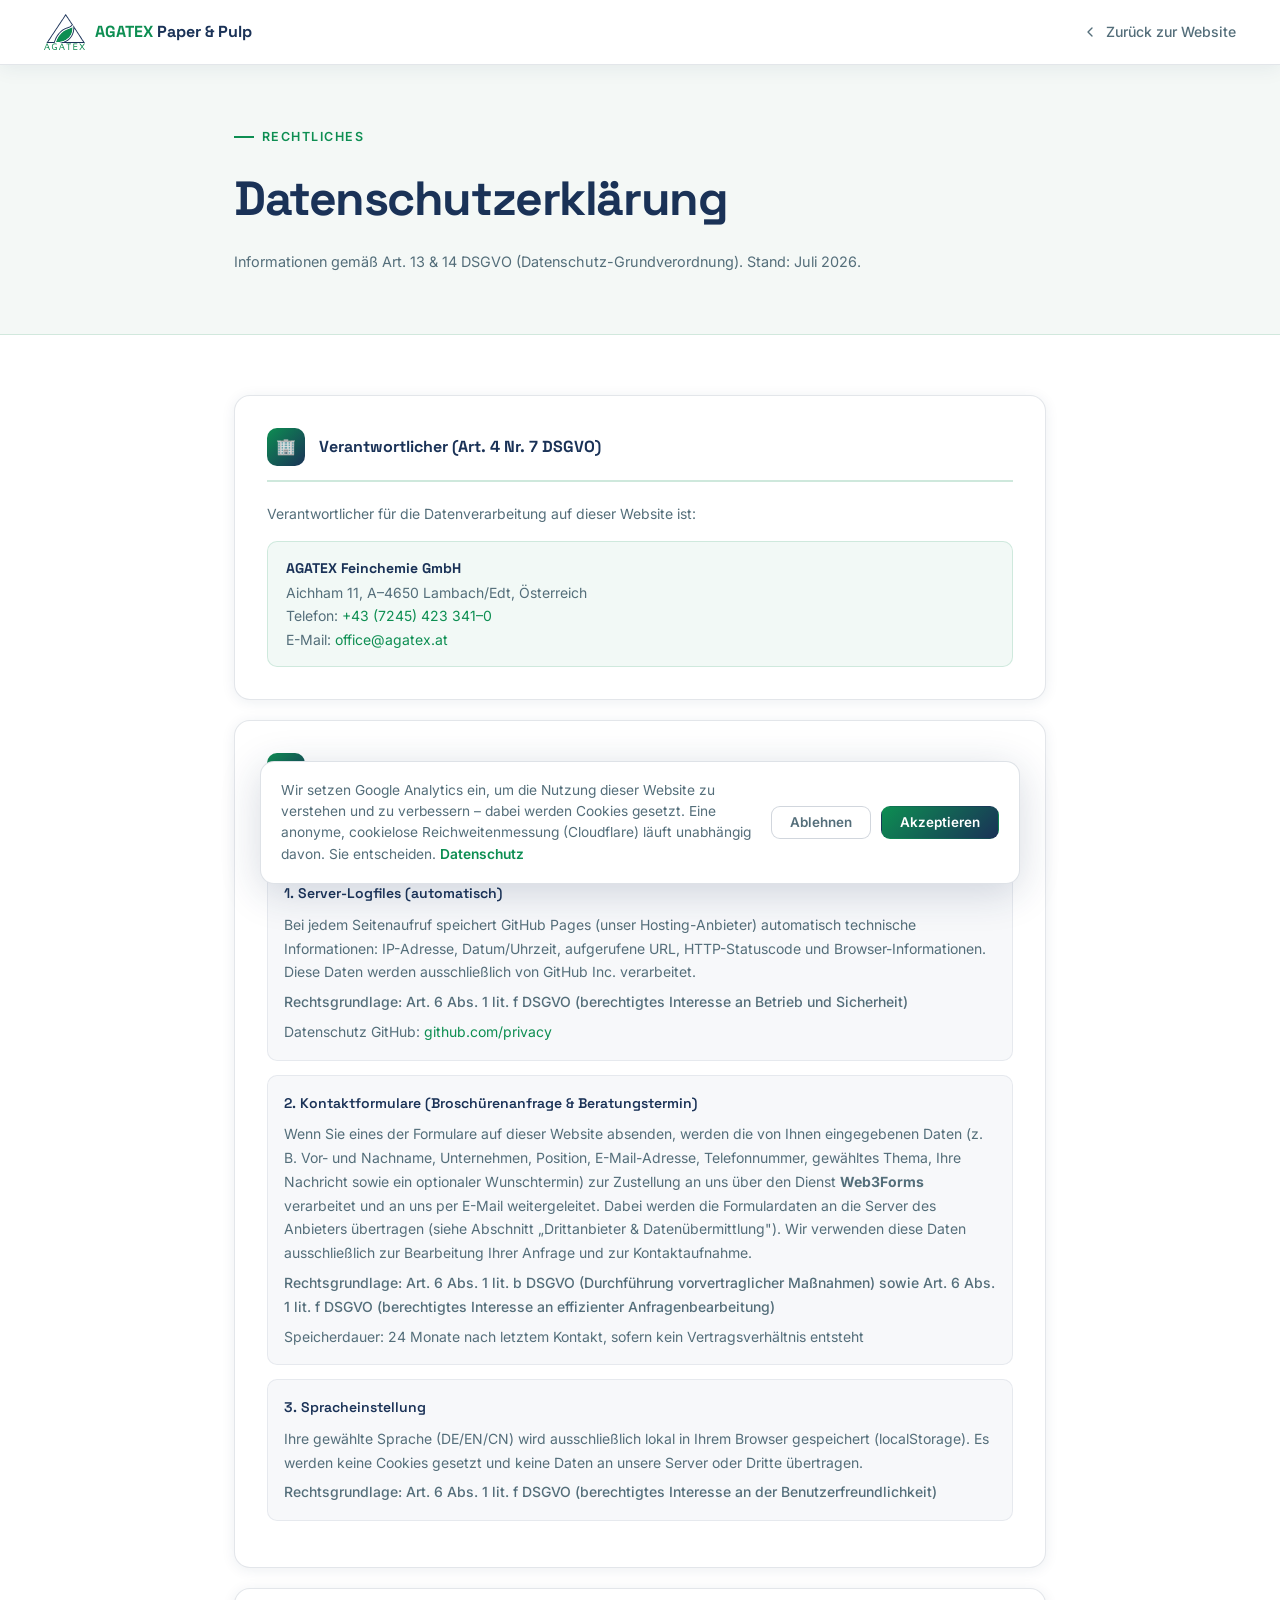
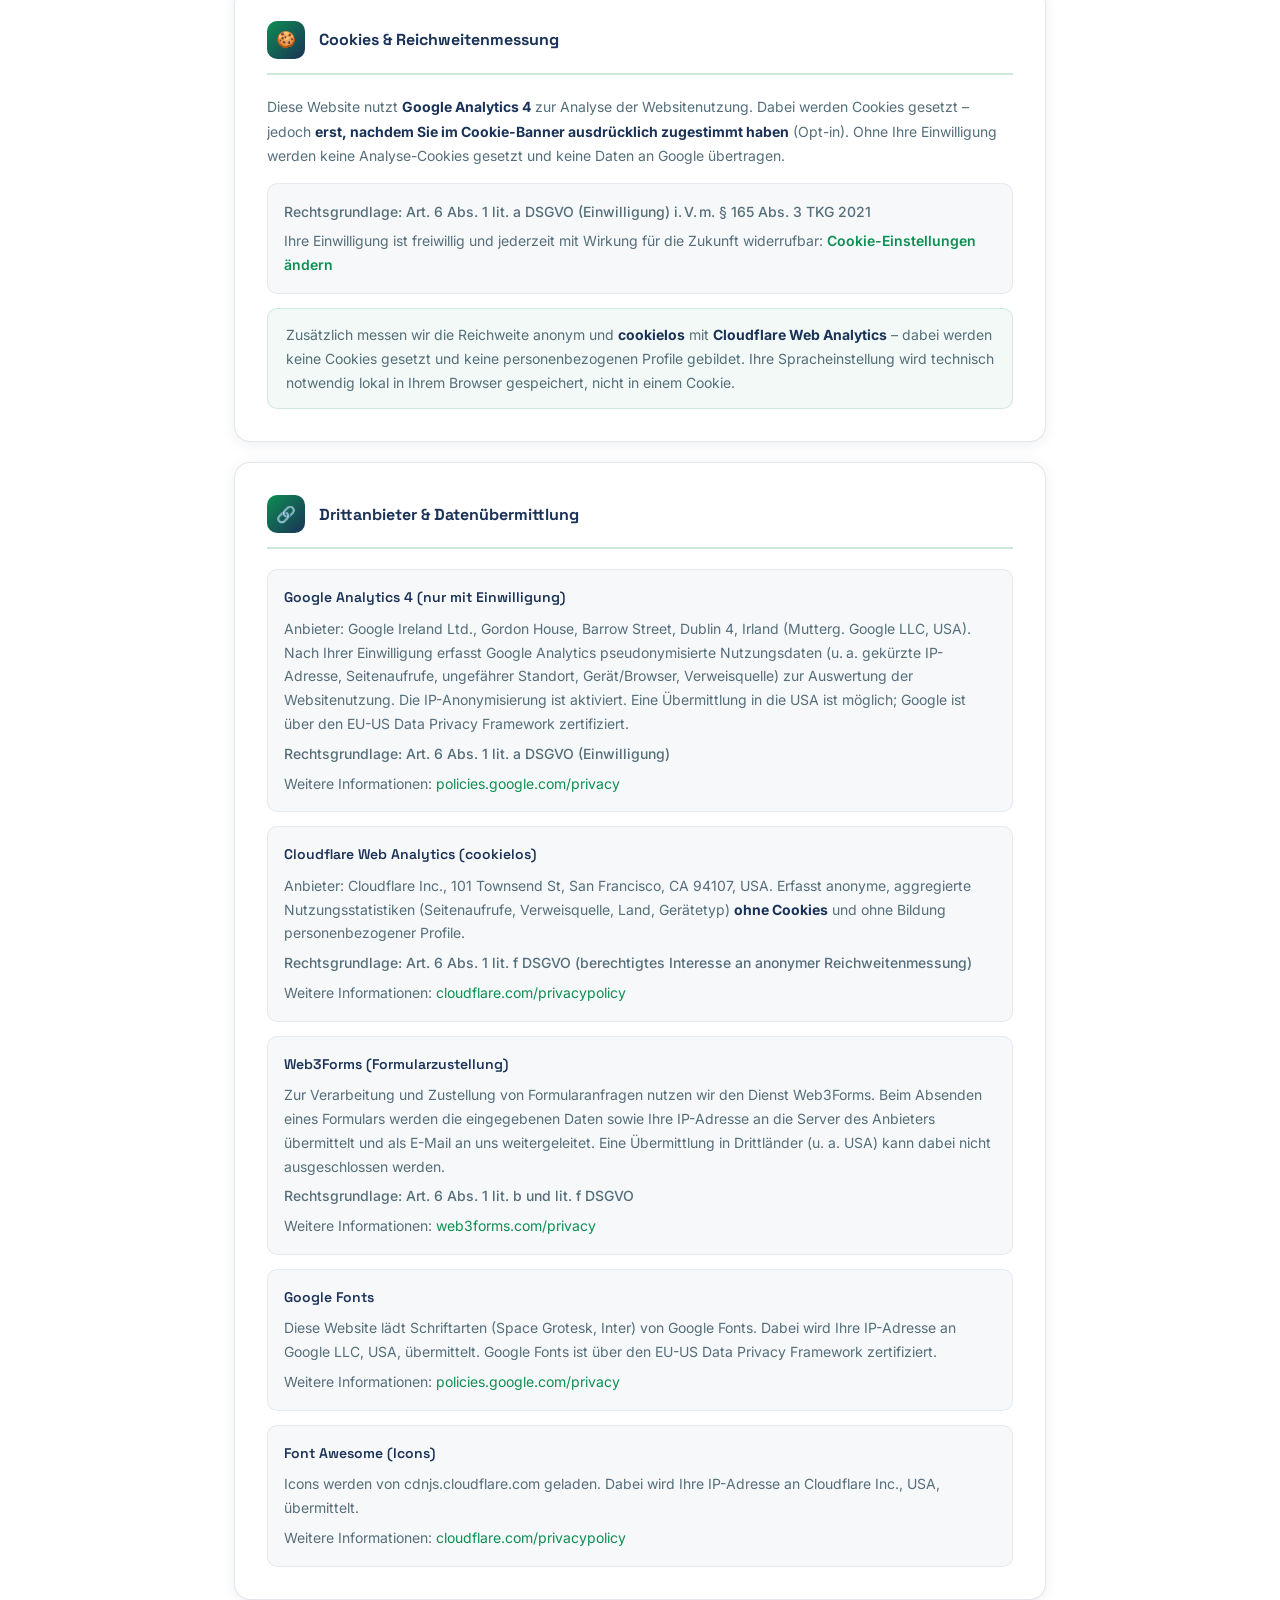
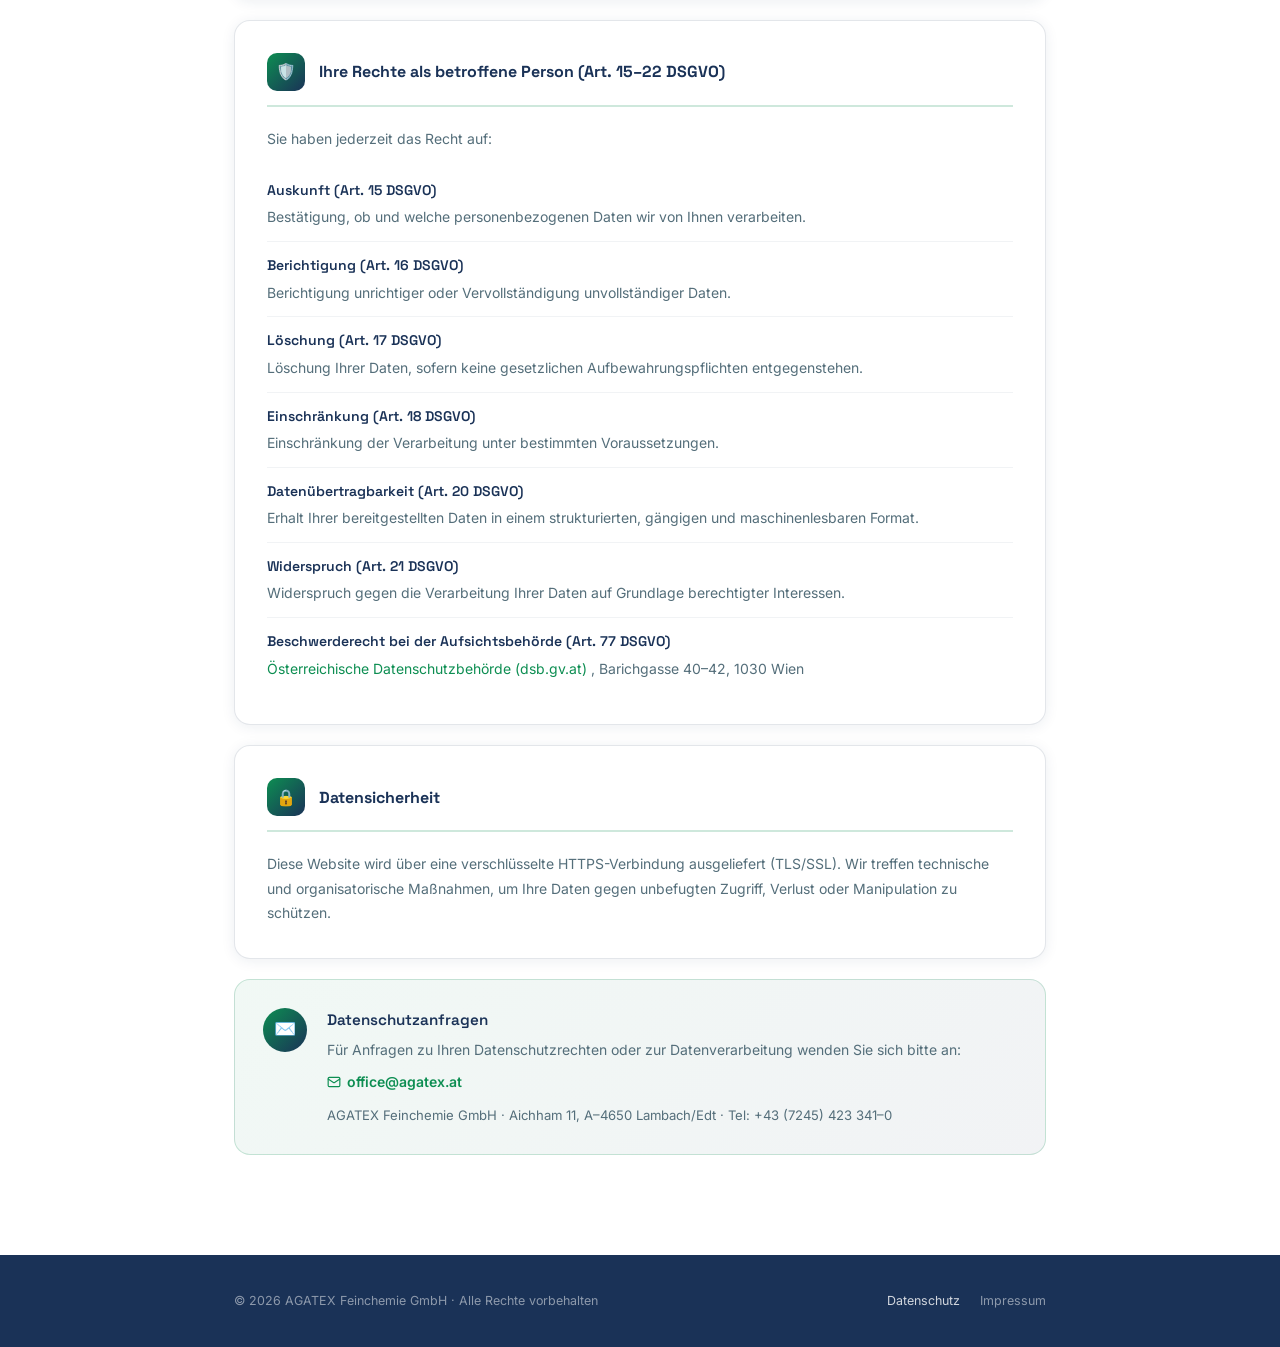
<file: datenschutz.html>
<!DOCTYPE html>
<html lang="de">
<head>
  <meta charset="UTF-8">
  <meta name="viewport" content="width=device-width, initial-scale=1.0">
  <title>Datenschutzerklärung – AGATEX Paper &amp; Pulp</title>
  <meta name="description" content="Datenschutzerklärung der AGATEX Feinchemie GmbH gemäß DSGVO.">
  <meta name="robots" content="noindex, follow">
  <link rel="icon" href="/favicon.ico" sizes="any">
  <link rel="icon" type="image/svg+xml" href="/favicon.svg">
  <link rel="apple-touch-icon" href="/apple-touch-icon.png">
  <link rel="manifest" href="/site.webmanifest">
  <link rel="preconnect" href="https://fonts.googleapis.com">
  <link rel="preconnect" href="https://fonts.gstatic.com" crossorigin>
  <link href="https://fonts.googleapis.com/css2?family=Space+Grotesk:wght@700;800&family=Inter:wght@400;500;600&display=swap" rel="stylesheet">
  <style>
    *, *::before, *::after { box-sizing: border-box; margin: 0; padding: 0; }

    :root {
      --green:  #0D8E52;
      --blue:   #1A3257;
      --muted:  #546e7a;
      --bg2:    #f4f8f6;
      --border: rgba(26,50,87,0.12);
      --ease:   0.35s cubic-bezier(0.4,0,0.2,1);
    }

    html { scroll-behavior: smooth; }
    body { font-family: 'Inter', sans-serif; background: #fff; color: var(--blue); line-height: 1.6; }
    h1,h2,h3 { font-family: 'Space Grotesk', sans-serif; font-weight: 700; color: var(--blue); }
    a { text-decoration: none; color: inherit; }
    .container { max-width: 860px; margin: 0 auto; padding: 0 24px; }

    /* ── NAV ── */
    nav {
      position: fixed; top: 0; left: 0; right: 0; z-index: 1000;
      background: rgba(255,255,255,0.97); backdrop-filter: blur(20px);
      border-bottom: 1px solid var(--border); padding: 14px 0;
      box-shadow: 0 2px 20px rgba(26,50,87,0.08);
    }
    .nav-inner { display: flex; align-items: center; justify-content: space-between; max-width: 1240px; margin: 0 auto; padding: 0 24px; }
    .logo { display: flex; align-items: center; gap: 10px; }
    .logo img { height: 36px; width: auto; }
    .logo-text { font-family: 'Space Grotesk', sans-serif; font-weight: 700; font-size: 1rem; color: var(--blue); }
    .logo-text span { color: var(--green); }
    .nav-back {
      display: inline-flex; align-items: center; gap: 8px;
      font-size: .88rem; font-weight: 500; color: var(--muted);
      transition: color var(--ease);
    }
    .nav-back:hover { color: var(--blue); }
    .nav-back svg { transform: rotate(180deg); }

    /* ── PAGE HEADER ── */
    .page-header {
      padding: 120px 0 60px;
      background: var(--bg2);
      border-bottom: 1px solid rgba(13,142,82,0.15);
    }
    .sec-label {
      display: inline-flex; align-items: center; gap: 8px;
      font-size: .78rem; font-weight: 600; text-transform: uppercase;
      letter-spacing: .12em; color: var(--green); margin-bottom: 14px;
    }
    .sec-label::before { content: ''; display: block; width: 20px; height: 2px; background: var(--green); }

    /* ── CONTENT ── */
    .content { padding: 60px 0 100px; }
    .cards { display: flex; flex-direction: column; gap: 20px; }

    .card {
      background: #fff;
      border: 1px solid var(--border);
      border-radius: 16px; padding: 32px;
      box-shadow: 0 2px 14px rgba(26,50,87,0.08);
    }
    .card-header {
      display: flex; align-items: center; gap: 14px;
      padding-bottom: 14px; margin-bottom: 20px;
      border-bottom: 2px solid rgba(13,142,82,0.2);
    }
    .card-icon {
      width: 38px; height: 38px; border-radius: 10px;
      background: linear-gradient(135deg, var(--green), var(--blue));
      display: flex; align-items: center; justify-content: center;
      flex-shrink: 0; font-size: 16px;
    }
    .card-title {
      font-family: 'Space Grotesk', sans-serif;
      font-size: 1rem; font-weight: 700; color: var(--blue);
    }

    .prose p { font-size: .875rem; color: var(--muted); line-height: 1.75; }
    .prose p + p { margin-top: 12px; }

    .data-block {
      padding: 16px; margin: 14px 0;
      background: rgba(26,50,87,0.03);
      border: 1px solid rgba(26,50,87,0.08);
      border-radius: 10px;
    }
    .data-block-title { font-family: 'Space Grotesk', sans-serif; font-size: .875rem; font-weight: 600; color: var(--blue); margin-bottom: 8px; }
    .data-block p { font-size: .875rem; color: var(--muted); line-height: 1.7; margin-bottom: 6px; }
    .data-block p:last-child { margin-bottom: 0; }
    .data-basis { font-size: .8rem; color: var(--green); font-weight: 500; }
    .data-duration { font-size: .8rem; color: var(--muted); }

    .info-note {
      background: rgba(13,142,82,0.05);
      border: 1px solid rgba(13,142,82,0.15);
      border-radius: 10px; padding: 14px 18px;
      margin-top: 14px; font-size: .875rem; color: var(--muted); line-height: 1.7;
    }

    .right-item { padding: 12px 0; border-bottom: 1px solid rgba(26,50,87,0.06); }
    .right-item:last-child { border-bottom: none; }
    .right-title { font-family: 'Space Grotesk', sans-serif; font-size: .875rem; font-weight: 600; color: var(--blue); margin-bottom: 4px; }
    .right-desc { font-size: .875rem; color: var(--muted); line-height: 1.7; }

    .cta-box {
      background: linear-gradient(135deg, rgba(13,142,82,0.06), rgba(26,50,87,0.06));
      border: 1px solid rgba(13,142,82,0.2);
      border-radius: 16px; padding: 28px;
      display: flex; gap: 20px; align-items: flex-start;
    }
    .cta-icon {
      width: 44px; height: 44px; border-radius: 50%;
      background: linear-gradient(135deg, var(--green), var(--blue));
      display: flex; align-items: center; justify-content: center;
      flex-shrink: 0; font-size: 18px;
    }
    .cta-title { font-family: 'Space Grotesk', sans-serif; font-weight: 600; font-size: .95rem; color: var(--blue); margin-bottom: 6px; }
    .cta-text { font-size: .875rem; color: var(--muted); line-height: 1.65; margin-bottom: 10px; }
    .cta-link { display: inline-flex; align-items: center; gap: 6px; font-size: .875rem; font-weight: 600; color: var(--green); }
    .cta-addr { font-size: .82rem; color: var(--muted); margin-top: 8px; }

    /* ── FOOTER ── */
    footer { background: var(--blue); color: #fff; padding: 36px 0; }
    .footer-bottom {
      max-width: 860px; margin: 0 auto; padding: 0 24px;
      display: flex; justify-content: space-between; align-items: center;
      flex-wrap: wrap; gap: 14px;
      font-size: .78rem; color: rgba(255,255,255,.5);
    }
    .footer-links { display: flex; gap: 20px; }
    .footer-links a { color: rgba(255,255,255,.5); transition: color var(--ease); }
    .footer-links a:hover { color: rgba(255,255,255,.8); }
    .footer-links a.active { color: rgba(255,255,255,.8); }

    @media (max-width: 600px) {
      .card-header { flex-wrap: wrap; }
    }
  </style>
  <script defer src="analytics.js"></script>
</head>
<body>

<!-- NAV -->
<nav>
  <div class="nav-inner">
    <a href="index.html" class="logo">
      <img src="Logo_AGATEX.svg" alt="AGATEX Paper &amp; Pulp">
      <span class="logo-text"><span>AGATEX</span> Paper &amp; Pulp</span>
    </a>
    <a href="index.html" class="nav-back">
      <svg width="16" height="16" viewBox="0 0 24 24" fill="none" stroke="currentColor" stroke-width="2" stroke-linecap="round" stroke-linejoin="round"><polyline points="9 18 15 12 9 6"/></svg>
      Zurück zur Website
    </a>
  </div>
</nav>

<!-- PAGE HEADER -->
<div class="page-header">
  <div class="container">
    <div class="sec-label">Rechtliches</div>
    <h1 style="font-size: clamp(2rem,4vw,3rem); font-weight: 800; letter-spacing: -.03em; margin-bottom: 12px;">Datenschutzerklärung</h1>
    <p style="font-size: .9rem; color: var(--muted); line-height: 1.7;">
      Informationen gemäß Art. 13 &amp; 14 DSGVO (Datenschutz-Grundverordnung). Stand: Juli 2026.
    </p>
  </div>
</div>

<!-- CONTENT -->
<main class="content">
  <div class="container">
    <div class="cards">

      <!-- Verantwortlicher -->
      <div class="card">
        <div class="card-header">
          <div class="card-icon">🏢</div>
          <div class="card-title">Verantwortlicher (Art. 4 Nr. 7 DSGVO)</div>
        </div>
        <p class="prose" style="font-size:.875rem; color:var(--muted); line-height:1.75; margin-bottom:14px;">Verantwortlicher für die Datenverarbeitung auf dieser Website ist:</p>
        <div class="info-note">
          <strong style="color:var(--blue); font-family:'Space Grotesk',sans-serif;">AGATEX Feinchemie GmbH</strong><br>
          Aichham 11, A–4650 Lambach/Edt, Österreich<br>
          Telefon: <a href="tel:+43724542334100" style="color:var(--green);">+43 (7245) 423 341–0</a><br>
          E-Mail: <a href="mailto:office@agatex.at" style="color:var(--green);">office@agatex.at</a>
        </div>
      </div>

      <!-- Welche Daten -->
      <div class="card">
        <div class="card-header">
          <div class="card-icon">📋</div>
          <div class="card-title">Welche Daten wir verarbeiten</div>
        </div>
        <p style="font-size:.875rem; color:var(--muted); line-height:1.75; margin-bottom:14px;">
          Auf dieser Website werden ausschließlich folgende Kategorien personenbezogener Daten verarbeitet:
        </p>

        <div class="data-block">
          <div class="data-block-title">1. Server-Logfiles (automatisch)</div>
          <p>Bei jedem Seitenaufruf speichert GitHub Pages (unser Hosting-Anbieter) automatisch technische Informationen: IP-Adresse, Datum/Uhrzeit, aufgerufene URL, HTTP-Statuscode und Browser-Informationen. Diese Daten werden ausschließlich von GitHub Inc. verarbeitet.</p>
          <p class="data-basis">Rechtsgrundlage: Art. 6 Abs. 1 lit. f DSGVO (berechtigtes Interesse an Betrieb und Sicherheit)</p>
          <p class="data-duration">Datenschutz GitHub: <a href="https://docs.github.com/en/site-policy/privacy-policies/github-general-privacy-statement" target="_blank" rel="noopener" style="color:var(--green);">github.com/privacy</a></p>
        </div>

        <div class="data-block">
          <div class="data-block-title">2. Kontaktformulare (Broschürenanfrage &amp; Beratungstermin)</div>
          <p>Wenn Sie eines der Formulare auf dieser Website absenden, werden die von Ihnen eingegebenen Daten (z. B. Vor- und Nachname, Unternehmen, Position, E-Mail-Adresse, Telefonnummer, gewähltes Thema, Ihre Nachricht sowie ein optionaler Wunschtermin) zur Zustellung an uns über den Dienst <strong>Web3Forms</strong> verarbeitet und an uns per E-Mail weitergeleitet. Dabei werden die Formulardaten an die Server des Anbieters übertragen (siehe Abschnitt „Drittanbieter &amp; Datenübermittlung"). Wir verwenden diese Daten ausschließlich zur Bearbeitung Ihrer Anfrage und zur Kontaktaufnahme.</p>
          <p class="data-basis">Rechtsgrundlage: Art. 6 Abs. 1 lit. b DSGVO (Durchführung vorvertraglicher Maßnahmen) sowie Art. 6 Abs. 1 lit. f DSGVO (berechtigtes Interesse an effizienter Anfragenbearbeitung)</p>
          <p class="data-duration">Speicherdauer: 24 Monate nach letztem Kontakt, sofern kein Vertragsverhältnis entsteht</p>
        </div>

        <div class="data-block">
          <div class="data-block-title">3. Spracheinstellung</div>
          <p>Ihre gewählte Sprache (DE/EN/CN) wird ausschließlich lokal in Ihrem Browser gespeichert (localStorage). Es werden keine Cookies gesetzt und keine Daten an unsere Server oder Dritte übertragen.</p>
          <p class="data-basis">Rechtsgrundlage: Art. 6 Abs. 1 lit. f DSGVO (berechtigtes Interesse an der Benutzerfreundlichkeit)</p>
        </div>
      </div>

      <!-- Cookies -->
      <div class="card">
        <div class="card-header">
          <div class="card-icon">🍪</div>
          <div class="card-title">Cookies &amp; Reichweitenmessung</div>
        </div>
        <p style="font-size:.875rem; color:var(--muted); line-height:1.75;">
          Diese Website nutzt <strong style="color:var(--blue);">Google Analytics 4</strong> zur Analyse der Websitenutzung. Dabei werden Cookies gesetzt – jedoch <strong style="color:var(--blue);">erst, nachdem Sie im Cookie-Banner ausdrücklich zugestimmt haben</strong> (Opt-in). Ohne Ihre Einwilligung werden keine Analyse-Cookies gesetzt und keine Daten an Google übertragen.
        </p>
        <div class="data-block" style="margin-top:14px;">
          <p class="data-basis">Rechtsgrundlage: Art. 6 Abs. 1 lit. a DSGVO (Einwilligung) i. V. m. § 165 Abs. 3 TKG 2021</p>
          <p class="data-duration">Ihre Einwilligung ist freiwillig und jederzeit mit Wirkung für die Zukunft widerrufbar: <a href="#" onclick="if(window.agatexOpenConsent)agatexOpenConsent();return false;" style="color:var(--green);font-weight:600;">Cookie-Einstellungen ändern</a></p>
        </div>
        <div class="info-note">
          Zusätzlich messen wir die Reichweite anonym und <strong style="color:var(--blue);">cookielos</strong> mit <strong style="color:var(--blue);">Cloudflare Web Analytics</strong> – dabei werden keine Cookies gesetzt und keine personenbezogenen Profile gebildet. Ihre Spracheinstellung wird technisch notwendig lokal in Ihrem Browser gespeichert, nicht in einem Cookie.
        </div>
      </div>

      <!-- Drittanbieter -->
      <div class="card">
        <div class="card-header">
          <div class="card-icon">🔗</div>
          <div class="card-title">Drittanbieter &amp; Datenübermittlung</div>
        </div>
        <div class="data-block">
          <div class="data-block-title">Google Analytics 4 (nur mit Einwilligung)</div>
          <p>Anbieter: Google Ireland Ltd., Gordon House, Barrow Street, Dublin 4, Irland (Mutterg. Google LLC, USA). Nach Ihrer Einwilligung erfasst Google Analytics pseudonymisierte Nutzungsdaten (u. a. gekürzte IP-Adresse, Seitenaufrufe, ungefährer Standort, Gerät/Browser, Verweisquelle) zur Auswertung der Websitenutzung. Die IP-Anonymisierung ist aktiviert. Eine Übermittlung in die USA ist möglich; Google ist über den EU-US Data Privacy Framework zertifiziert.</p>
          <p class="data-basis">Rechtsgrundlage: Art. 6 Abs. 1 lit. a DSGVO (Einwilligung)</p>
          <p class="data-duration">Weitere Informationen: <a href="https://policies.google.com/privacy" target="_blank" rel="noopener" style="color:var(--green);">policies.google.com/privacy</a></p>
        </div>

        <div class="data-block">
          <div class="data-block-title">Cloudflare Web Analytics (cookielos)</div>
          <p>Anbieter: Cloudflare Inc., 101 Townsend St, San Francisco, CA 94107, USA. Erfasst anonyme, aggregierte Nutzungsstatistiken (Seitenaufrufe, Verweisquelle, Land, Gerätetyp) <strong style="color:var(--blue);">ohne Cookies</strong> und ohne Bildung personenbezogener Profile.</p>
          <p class="data-basis">Rechtsgrundlage: Art. 6 Abs. 1 lit. f DSGVO (berechtigtes Interesse an anonymer Reichweitenmessung)</p>
          <p class="data-duration">Weitere Informationen: <a href="https://www.cloudflare.com/privacypolicy/" target="_blank" rel="noopener" style="color:var(--green);">cloudflare.com/privacypolicy</a></p>
        </div>


        <div class="data-block">
          <div class="data-block-title">Web3Forms (Formularzustellung)</div>
          <p>Zur Verarbeitung und Zustellung von Formularanfragen nutzen wir den Dienst Web3Forms. Beim Absenden eines Formulars werden die eingegebenen Daten sowie Ihre IP-Adresse an die Server des Anbieters übermittelt und als E-Mail an uns weitergeleitet. Eine Übermittlung in Drittländer (u. a. USA) kann dabei nicht ausgeschlossen werden.</p>
          <p class="data-basis">Rechtsgrundlage: Art. 6 Abs. 1 lit. b und lit. f DSGVO</p>
          <p class="data-duration">Weitere Informationen: <a href="https://web3forms.com/privacy" target="_blank" rel="noopener" style="color:var(--green);">web3forms.com/privacy</a></p>
        </div>

        <div class="data-block">
          <div class="data-block-title">Google Fonts</div>
          <p>Diese Website lädt Schriftarten (Space Grotesk, Inter) von Google Fonts. Dabei wird Ihre IP-Adresse an Google LLC, USA, übermittelt. Google Fonts ist über den EU-US Data Privacy Framework zertifiziert.</p>
          <p class="data-duration">Weitere Informationen: <a href="https://policies.google.com/privacy" target="_blank" rel="noopener" style="color:var(--green);">policies.google.com/privacy</a></p>
        </div>

        <div class="data-block" style="margin-bottom:0;">
          <div class="data-block-title">Font Awesome (Icons)</div>
          <p>Icons werden von cdnjs.cloudflare.com geladen. Dabei wird Ihre IP-Adresse an Cloudflare Inc., USA, übermittelt.</p>
          <p class="data-duration">Weitere Informationen: <a href="https://www.cloudflare.com/privacypolicy/" target="_blank" rel="noopener" style="color:var(--green);">cloudflare.com/privacypolicy</a></p>
        </div>
      </div>

      <!-- Ihre Rechte -->
      <div class="card">
        <div class="card-header">
          <div class="card-icon">🛡️</div>
          <div class="card-title">Ihre Rechte als betroffene Person (Art. 15–22 DSGVO)</div>
        </div>
        <p style="font-size:.875rem; color:var(--muted); line-height:1.75; margin-bottom:16px;">Sie haben jederzeit das Recht auf:</p>

        <div class="right-item">
          <div class="right-title">Auskunft (Art. 15 DSGVO)</div>
          <div class="right-desc">Bestätigung, ob und welche personenbezogenen Daten wir von Ihnen verarbeiten.</div>
        </div>
        <div class="right-item">
          <div class="right-title">Berichtigung (Art. 16 DSGVO)</div>
          <div class="right-desc">Berichtigung unrichtiger oder Vervollständigung unvollständiger Daten.</div>
        </div>
        <div class="right-item">
          <div class="right-title">Löschung (Art. 17 DSGVO)</div>
          <div class="right-desc">Löschung Ihrer Daten, sofern keine gesetzlichen Aufbewahrungspflichten entgegenstehen.</div>
        </div>
        <div class="right-item">
          <div class="right-title">Einschränkung (Art. 18 DSGVO)</div>
          <div class="right-desc">Einschränkung der Verarbeitung unter bestimmten Voraussetzungen.</div>
        </div>
        <div class="right-item">
          <div class="right-title">Datenübertragbarkeit (Art. 20 DSGVO)</div>
          <div class="right-desc">Erhalt Ihrer bereitgestellten Daten in einem strukturierten, gängigen und maschinenlesbaren Format.</div>
        </div>
        <div class="right-item">
          <div class="right-title">Widerspruch (Art. 21 DSGVO)</div>
          <div class="right-desc">Widerspruch gegen die Verarbeitung Ihrer Daten auf Grundlage berechtigter Interessen.</div>
        </div>
        <div class="right-item">
          <div class="right-title">Beschwerderecht bei der Aufsichtsbehörde (Art. 77 DSGVO)</div>
          <div class="right-desc">
            <a href="https://www.dsb.gv.at" target="_blank" rel="noopener" style="color:var(--green);">Österreichische Datenschutzbehörde (dsb.gv.at)</a>
            , Barichgasse 40–42, 1030 Wien
          </div>
        </div>
      </div>

      <!-- Datensicherheit -->
      <div class="card prose">
        <div class="card-header">
          <div class="card-icon">🔒</div>
          <div class="card-title">Datensicherheit</div>
        </div>
        <p>Diese Website wird über eine verschlüsselte HTTPS-Verbindung ausgeliefert (TLS/SSL). Wir treffen technische und organisatorische Maßnahmen, um Ihre Daten gegen unbefugten Zugriff, Verlust oder Manipulation zu schützen.</p>
      </div>

      <!-- Kontakt -->
      <div class="cta-box">
        <div class="cta-icon">✉️</div>
        <div>
          <div class="cta-title">Datenschutzanfragen</div>
          <p class="cta-text">Für Anfragen zu Ihren Datenschutzrechten oder zur Datenverarbeitung wenden Sie sich bitte an:</p>
          <a href="mailto:office@agatex.at" class="cta-link">
            <svg width="14" height="14" viewBox="0 0 24 24" fill="none" stroke="currentColor" stroke-width="2" stroke-linecap="round" stroke-linejoin="round"><rect width="20" height="16" x="2" y="4" rx="2"/><path d="m22 7-8.97 5.7a1.94 1.94 0 0 1-2.06 0L2 7"/></svg>
            office@agatex.at
          </a>
          <p class="cta-addr">AGATEX Feinchemie GmbH · Aichham 11, A–4650 Lambach/Edt · Tel: +43 (7245) 423 341–0</p>
        </div>
      </div>

    </div>
  </div>
</main>

<!-- FOOTER -->
<footer>
  <div class="footer-bottom">
    <p>© 2026 AGATEX Feinchemie GmbH · Alle Rechte vorbehalten</p>
    <div class="footer-links">
      <a href="datenschutz.html" class="active">Datenschutz</a>
      <a href="impressum.html">Impressum</a>
    </div>
  </div>
</footer>

</body>
</html>
</file>
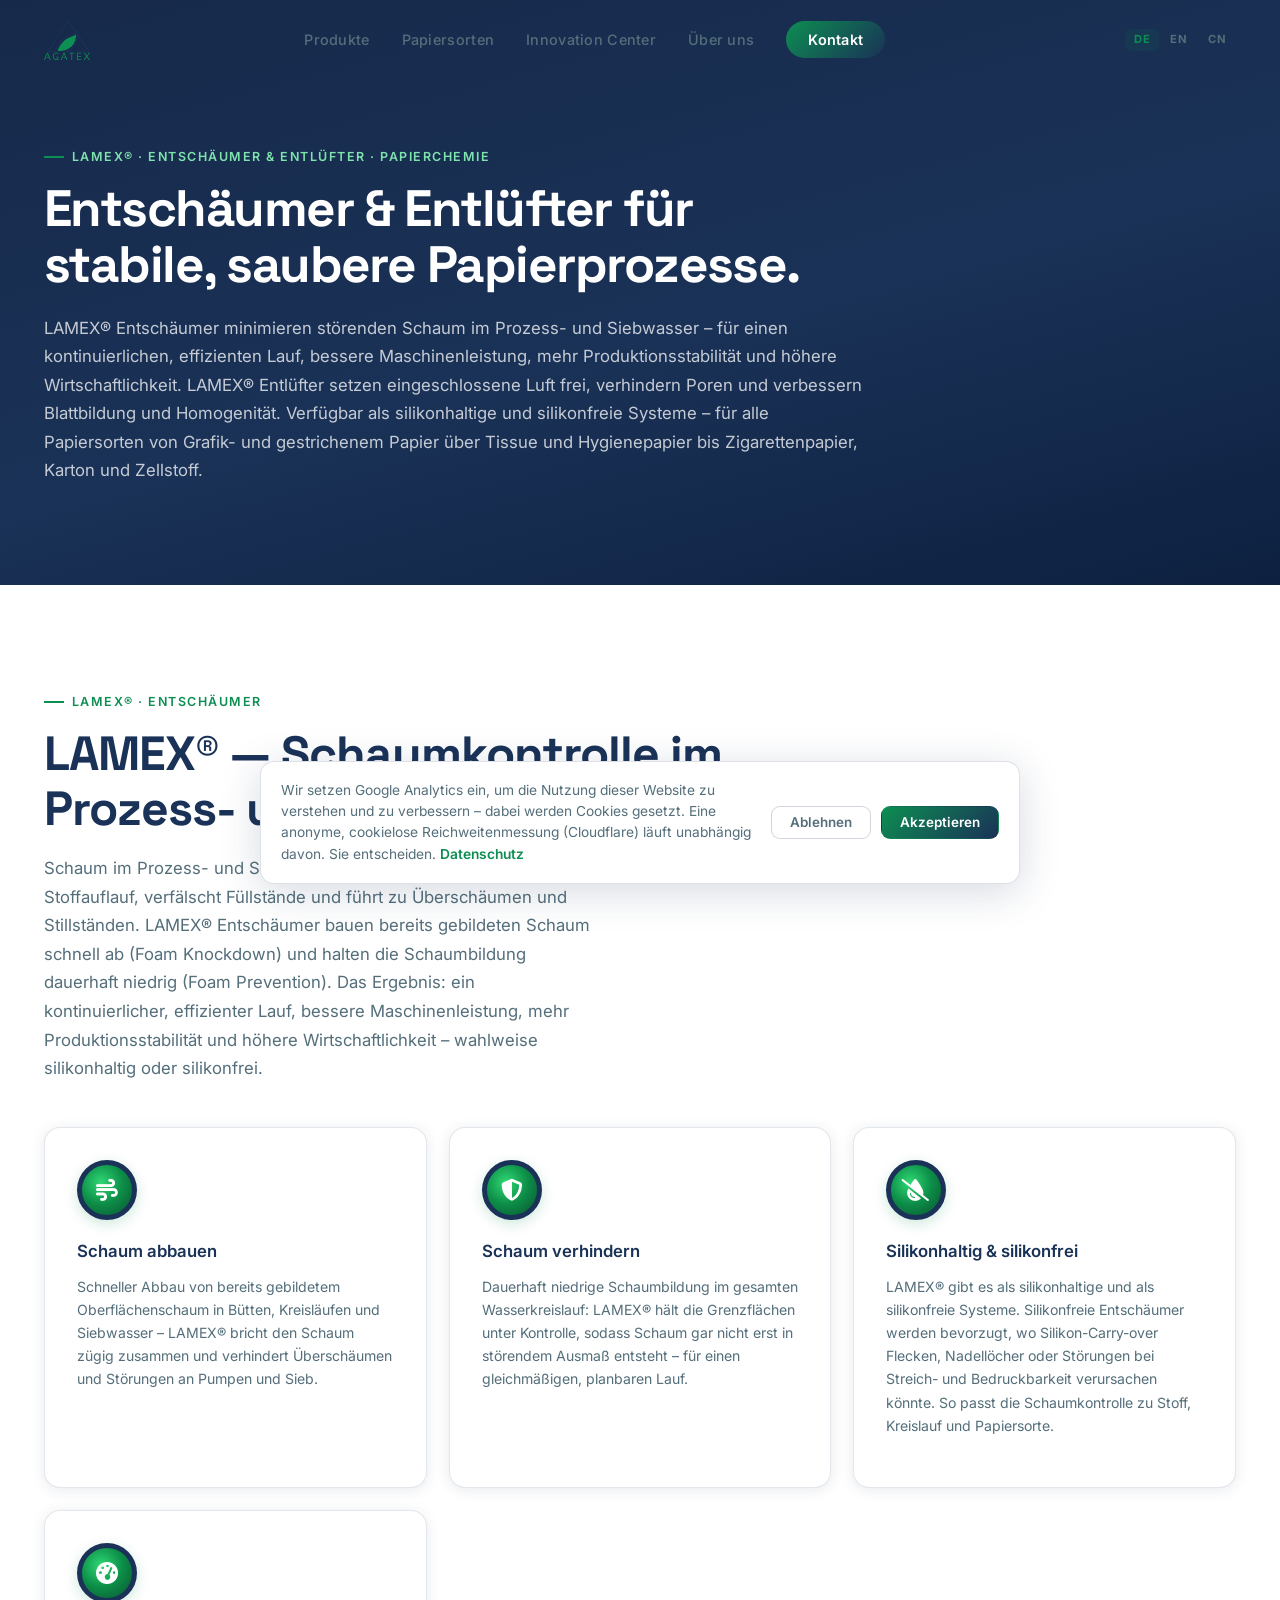
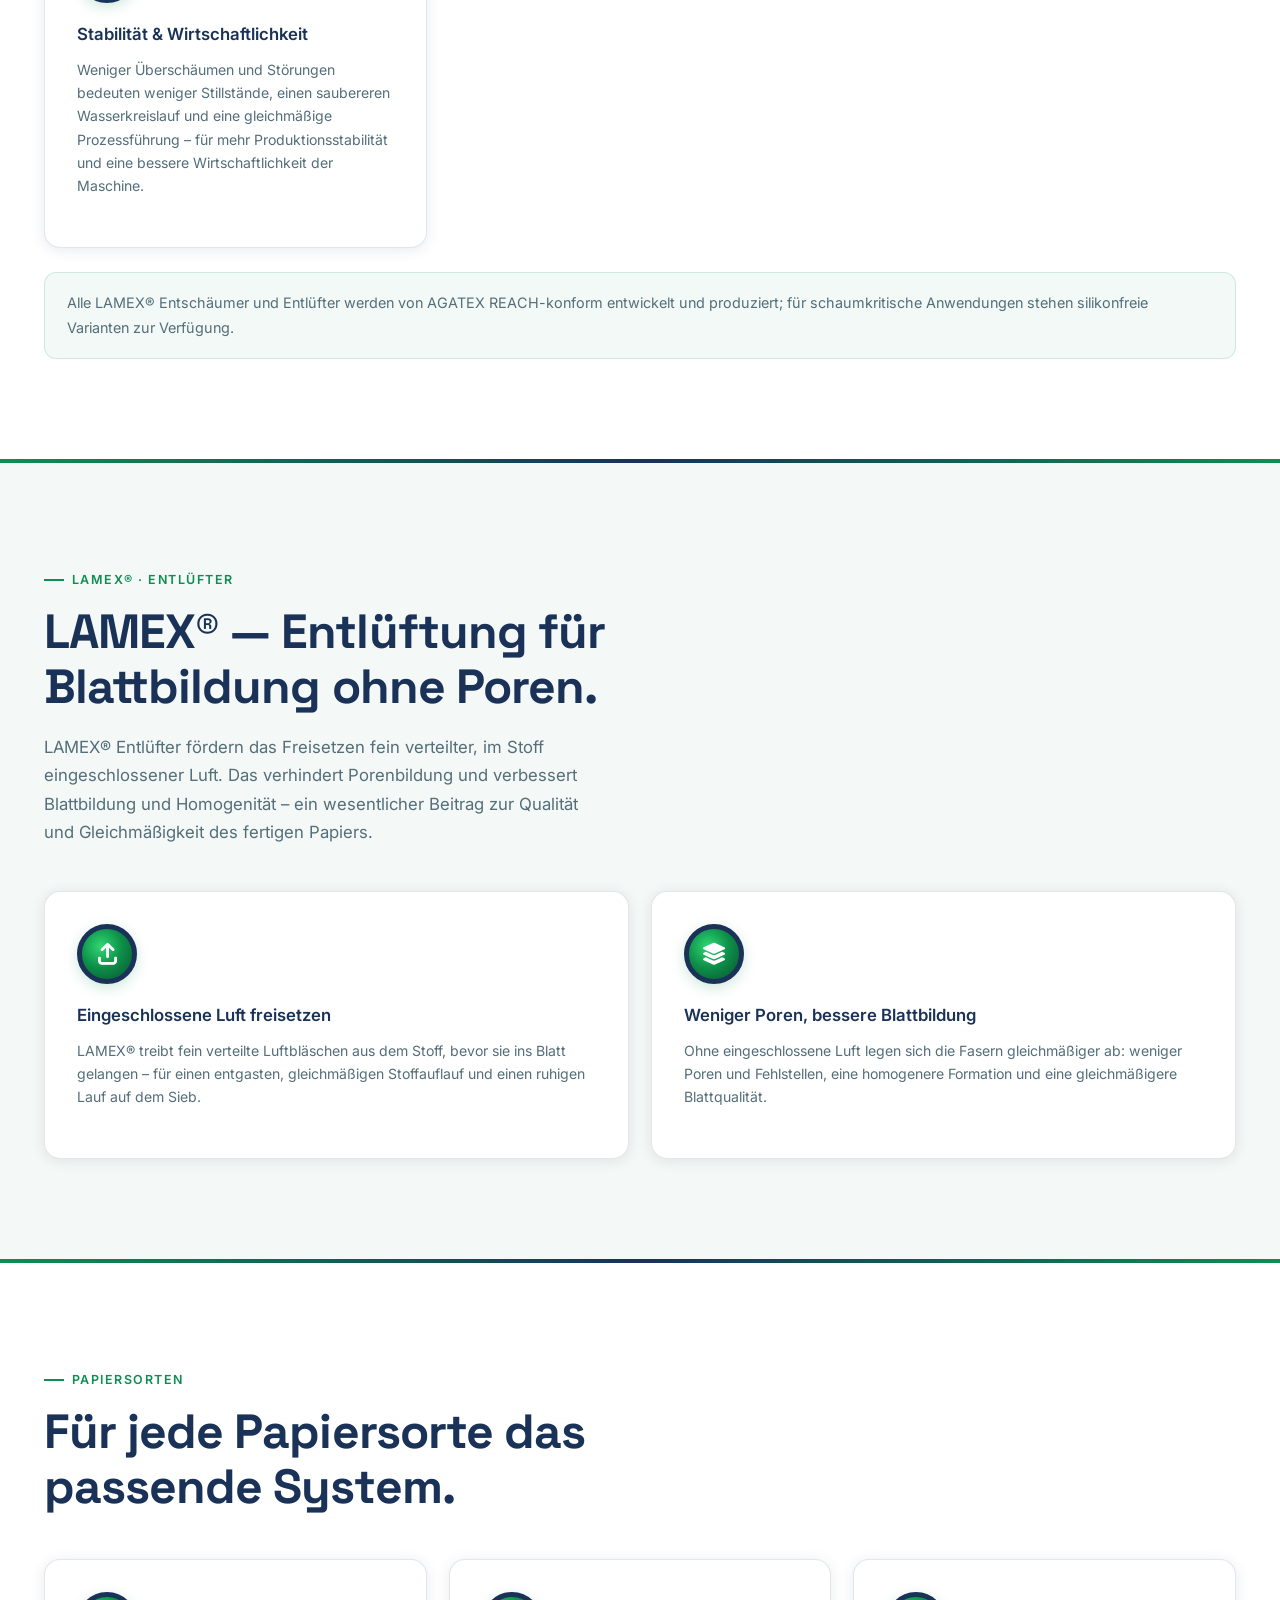
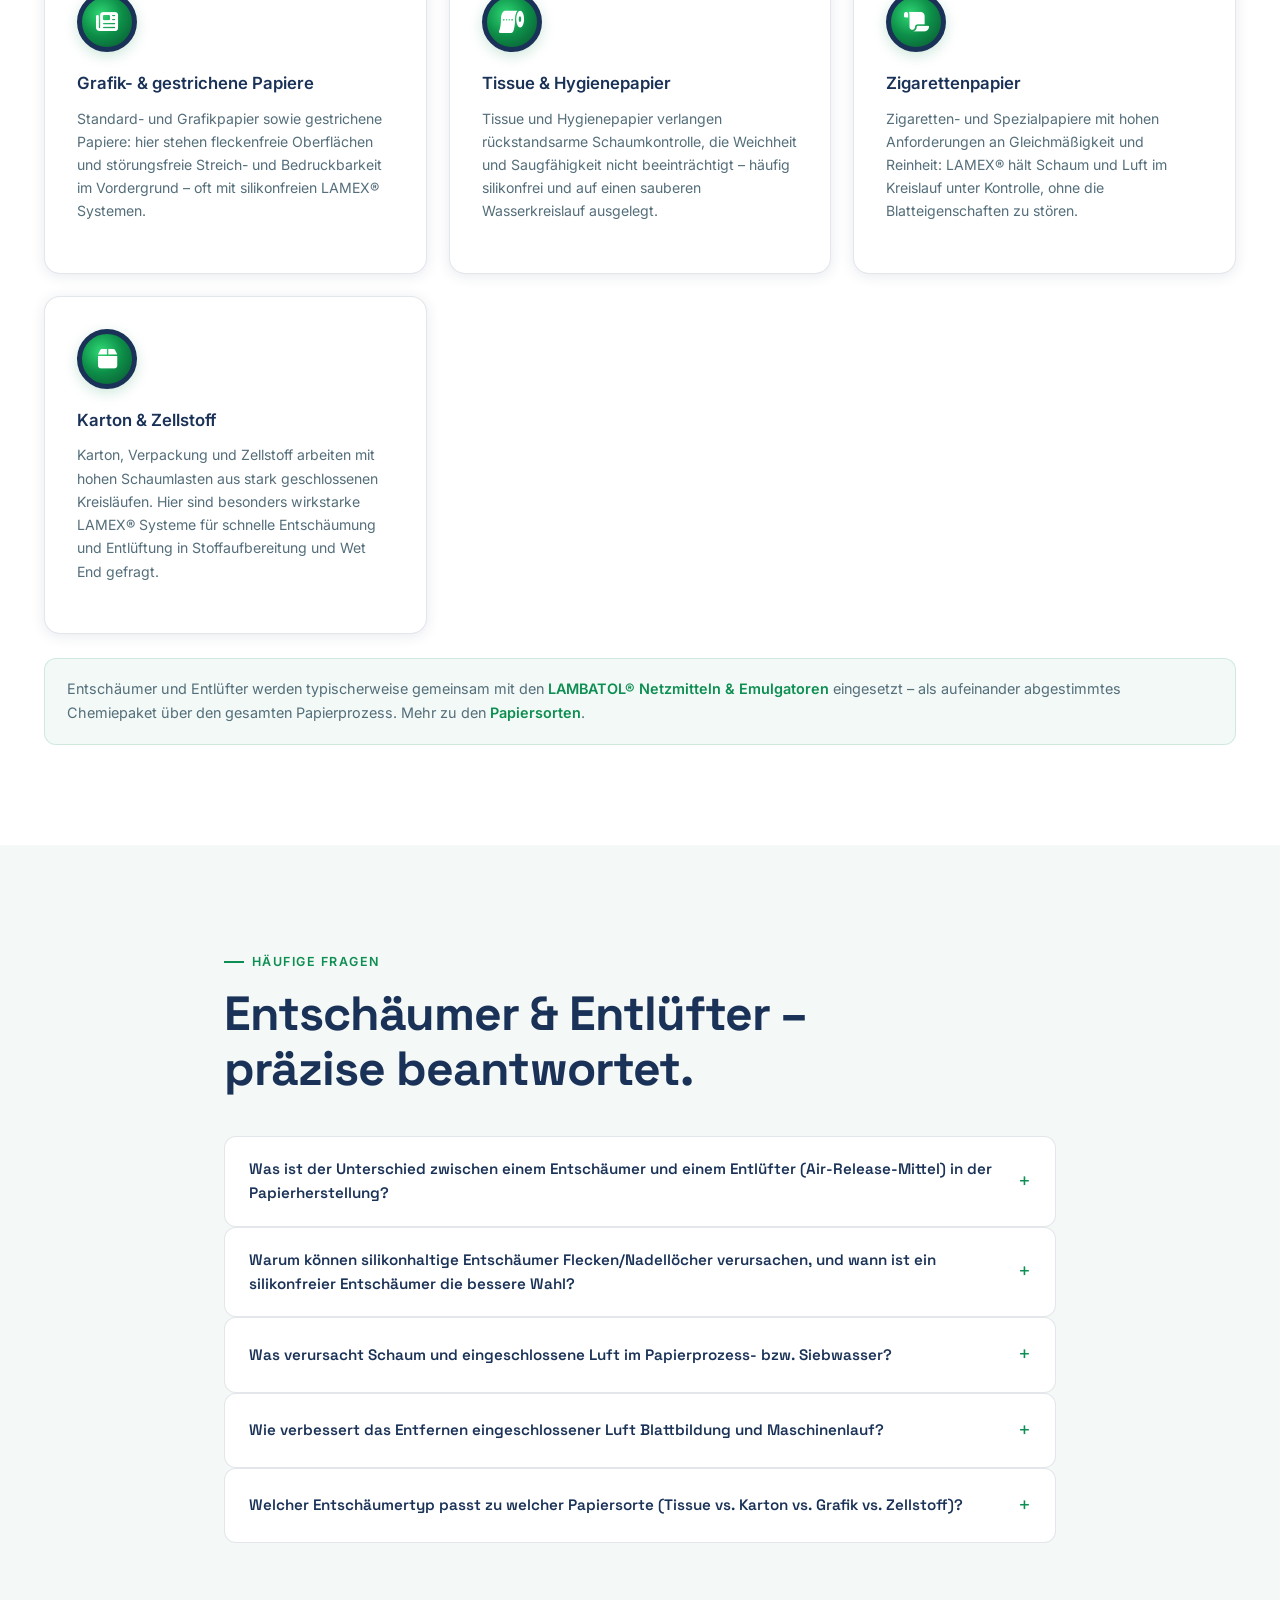
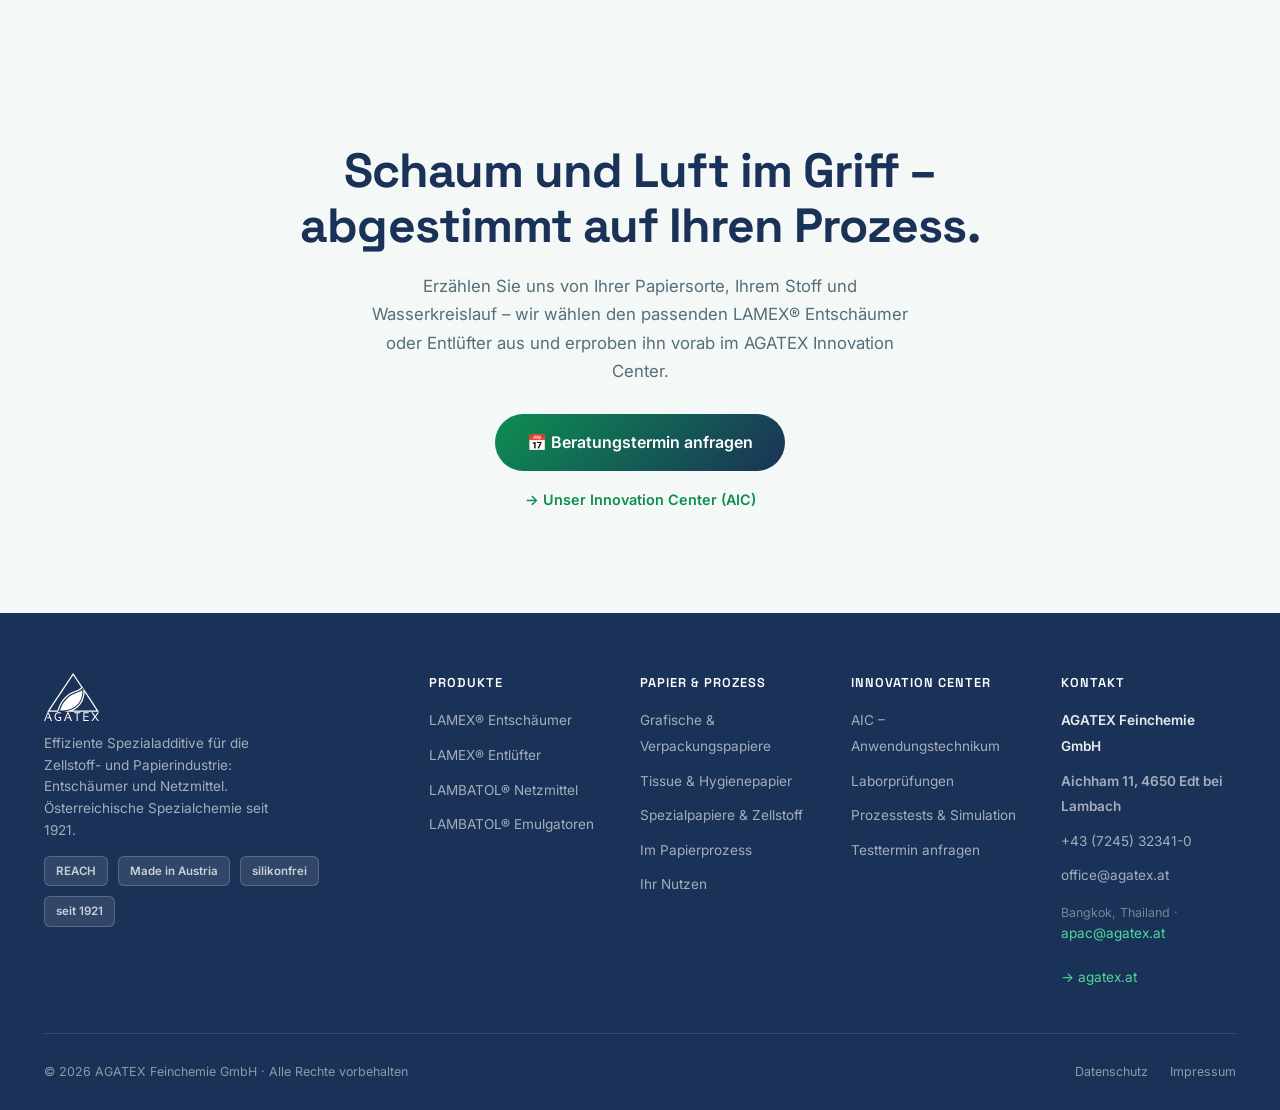
<file: defoamers.html>
<!DOCTYPE html>
<html lang="de">
<head>
  <meta charset="UTF-8">
  <meta name="viewport" content="width=device-width, initial-scale=1.0">

  <!-- ── SEO ── -->
  <title>Entschäumer &amp; Entlüfter (LAMEX®) für Papier &amp; Zellstoff | AGATEX Paper &amp; Pulp</title>
  <meta name="description" content="LAMEX® Entschäumer &amp; Entlüfter für Papier und Zellstoff: Schaumkontrolle im Prozess- und Siebwasser, weniger Poren und bessere Blattbildung. Silikonhaltig und silikonfrei, REACH-konform.">
  <meta name="keywords" content="Entschäumer Papier, Entlüfter Papier, Antischaummittel, Air-Release-Mittel, Schaumkontrolle Siebwasser, silikonfreier Entschäumer, defoamer paper, deaerator paper, silicone-free defoamer, Blattbildung, Tissue-Entschäumer, Karton-Entschäumer, Zellstoff-Entschäumer, Zigarettenpapier, REACH, LAMEX, AGATEX, 造纸消泡剂, 脱气剂">
  <meta name="robots" content="index, follow, max-snippet:-1, max-image-preview:large">
  <meta name="author" content="AGATEX Feinchemie GmbH">
  <link rel="canonical" href="https://www.agatex-pulpandpaper.com/defoamers.html">
  <link rel="alternate" hreflang="de" href="https://www.agatex-pulpandpaper.com/defoamers.html">
  <link rel="alternate" hreflang="en" href="https://www.agatex-pulpandpaper.com/defoamers.html?lang=en">
  <link rel="alternate" hreflang="zh-Hans" href="https://www.agatex-pulpandpaper.com/defoamers.html?lang=zh">
  <link rel="alternate" hreflang="x-default" href="https://www.agatex-pulpandpaper.com/defoamers.html">

  <meta property="og:type" content="article">
  <meta property="og:site_name" content="AGATEX Paper &amp; Pulp">
  <meta property="og:title" content="Entschäumer &amp; Entlüfter (LAMEX®) für Papier &amp; Zellstoff">
  <meta property="og:description" content="LAMEX® Entschäumer minimieren störenden Schaum im Prozesswasser; LAMEX® Entlüfter setzen eingeschlossene Luft frei – für Prozessstabilität, weniger Poren und bessere Blattbildung. Silikonhaltig und silikonfrei.">
  <meta property="og:url" content="https://www.agatex-pulpandpaper.com/defoamers.html">
  <meta property="og:image" content="https://www.agatex-pulpandpaper.com/og-paper.jpg">
  <meta name="twitter:card" content="summary_large_image">
  <meta name="twitter:title" content="Entschäumer &amp; Entlüfter (LAMEX®) für Papier &amp; Zellstoff">
  <meta name="twitter:description" content="Schaumkontrolle im Prozess- und Siebwasser, weniger Poren, bessere Blattbildung – LAMEX® silikonhaltig und silikonfrei, REACH-konform.">
  <meta name="twitter:image" content="https://www.agatex-pulpandpaper.com/og-paper.jpg">
  <meta name="theme-color" content="#0D8E52">
  <meta name="color-scheme" content="light">
  <link rel="alternate" type="text/plain" href="llms.txt" title="LLM-readable content (llms.txt)">

  <link rel="icon" href="/favicon.ico" sizes="any">
  <link rel="icon" type="image/svg+xml" href="/favicon.svg">
  <link rel="apple-touch-icon" href="/apple-touch-icon.png">
  <link rel="manifest" href="/site.webmanifest">
  <link rel="preconnect" href="https://fonts.googleapis.com">
  <link rel="preconnect" href="https://fonts.gstatic.com" crossorigin>
  <link rel="preconnect" href="https://cdnjs.cloudflare.com" crossorigin>
  <link rel="preload" href="https://fonts.googleapis.com/css2?family=Space+Grotesk:wght@700;800&family=Inter:wght@400;500;600&display=swap" as="style" onload="this.onload=null;this.rel='stylesheet'">
  <noscript><link rel="stylesheet" href="https://fonts.googleapis.com/css2?family=Space+Grotesk:wght@700;800&family=Inter:wght@400;500;600&display=swap"></noscript>
  <link rel="preload" href="https://cdnjs.cloudflare.com/ajax/libs/font-awesome/6.5.2/css/all.min.css" as="style" onload="this.onload=null;this.rel='stylesheet'" crossorigin="anonymous">
  <noscript><link rel="stylesheet" href="https://cdnjs.cloudflare.com/ajax/libs/font-awesome/6.5.2/css/all.min.css" crossorigin="anonymous"></noscript>

  <link rel="stylesheet" href="styles.css">

  <script type="application/ld+json">
  {
    "@context": "https://schema.org",
    "@graph": [
      {
        "@type": "Service",
        "name": "LAMEX® Defoamers & Deaerators",
        "serviceType": "Defoamers and deaerators for pulp and paper production – foam control in process and white water and air release for better sheet formation",
        "provider": { "@type": "Organization", "name": "AGATEX Feinchemie GmbH", "url": "https://www.agatex-pulpandpaper.com/" },
        "areaServed": "Worldwide",
        "description": "LAMEX® defoamers minimise disruptive foam in process and white water for a continuous, efficient run, better machine performance, greater production stability and higher economic efficiency. LAMEX® deaerators release entrapped air to prevent pores and improve sheet formation and homogeneity. Available silicone-based and silicone-free, REACH-compliant, for paper grades from graphic and coated paper through tissue, hygiene and cigarette paper to board and pulp.",
        "url": "https://www.agatex-pulpandpaper.com/defoamers.html"
      },
      {
        "@type": "BreadcrumbList",
        "itemListElement": [
          { "@type": "ListItem", "position": 1, "name": "Home", "item": "https://www.agatex-pulpandpaper.com/" },
          { "@type": "ListItem", "position": 2, "name": "Defoamers & Deaerators", "item": "https://www.agatex-pulpandpaper.com/defoamers.html" }
        ]
      },
      {
        "@type": "FAQPage",
        "inLanguage": "de",
        "mainEntity": [
          { "@type": "Question", "name": "Was ist der Unterschied zwischen einem Entschäumer und einem Entlüfter (Air-Release-Mittel) in der Papierherstellung?", "acceptedAnswer": { "@type": "Answer", "text": "Ein Entschäumer baut störenden Oberflächenschaum ab, der sich im Prozess- und Siebwasser bildet – so läuft die Anlage kontinuierlich und effizient. Ein Entlüfter (Air-Release-Mittel) setzt dagegen fein verteilte, im Stoff eingeschlossene Luft frei. Das verhindert Poren im Blatt und verbessert Blattbildung und Homogenität. In der Papierherstellung ergänzen sich beide Funktionen; LAMEX® deckt Entschäumung und Entlüftung ab – silikonhaltig oder silikonfrei." } },
          { "@type": "Question", "name": "Warum können silikonhaltige Entschäumer Flecken/Nadellöcher verursachen, und wann ist ein silikonfreier Entschäumer die bessere Wahl?", "acceptedAnswer": { "@type": "Answer", "text": "Silikonhaltige Entschäumer sind sehr wirkstark, können aber – wenn Silikon in den Kreislauf gelangt und sich lokal anreichert – zu Absetzungen, Flecken oder Nadellöchern (Pinholes) in Blatt und Strich führen und die Bedruck- und Streichbarkeit stören. Ein silikonfreier LAMEX® Entschäumer ist die bessere Wahl, wenn solches Silikon-Carry-over ausgeschlossen sein muss – etwa bei gestrichenen, bedruckbaren oder bestimmten Hygiene- und Verpackungspapieren. AGATEX bietet LAMEX® silikonhaltig und silikonfrei an; alle Systeme werden REACH-konform entwickelt und produziert." } },
          { "@type": "Question", "name": "Was verursacht Schaum und eingeschlossene Luft im Papierprozess- bzw. Siebwasser?", "acceptedAnswer": { "@type": "Answer", "text": "Schaum und eingeschlossene Luft entstehen durch den hohen Energieeintrag und die Turbulenz in Stoffaufbereitung, Pumpen, Sieb und Spritzrohren, durch grenzflächenaktive Substanzen aus Faserstoff, Füllstoffen und Prozesschemikalien sowie durch geschlossene, zunehmend eingeengte Wasserkreisläufe, in denen sich Luft und schaumbildende Stoffe anreichern. Auch Lufteintrag an Fallstrecken und Rührwerken trägt bei. Die Folge sind Oberflächenschaum im Siebwasser und fein verteilte Luft im Stoff – beides stört den Lauf und die Blattqualität." } },
          { "@type": "Question", "name": "Wie verbessert das Entfernen eingeschlossener Luft Blattbildung und Maschinenlauf?", "acceptedAnswer": { "@type": "Answer", "text": "Fein verteilte Luft im Stoff blockiert Zwischenräume und lagert sich als Poren und Fehlstellen im Blatt ab. Wird diese Luft durch Entlüftung freigesetzt, legen sich die Fasern homogener ab (bessere Blattbildung) und es entstehen weniger Poren. Ein entgaster, gleichmäßiger Stoffauflauf sorgt zudem für einen saubereren, ruhigeren Lauf und schafft Spielraum für eine höhere, stabilere Maschinengeschwindigkeit." } },
          { "@type": "Question", "name": "Welcher Entschäumertyp passt zu welcher Papiersorte (Tissue vs. Karton vs. Grafik vs. Zellstoff)?", "acceptedAnswer": { "@type": "Answer", "text": "Das hängt von Stoff, Wasserkreislauf und Endanforderung ab. Für Tissue und Hygienepapier sind rückstandsarme, oft silikonfreie Systeme gefragt, die Weichheit und Saugfähigkeit nicht beeinträchtigen. Für Karton und Verpackung, wo hohe Schaumlasten aus stark geschlossenen Kreisläufen auftreten, sind besonders wirkstarke Systeme sinnvoll. Bei Grafik- und gestrichenen Papieren steht die Vermeidung von Flecken und Pinholes im Vordergrund – hier sind silikonfreie Entschäumer oft die sichere Wahl. In der Zellstoff- und Stoffaufbereitung geht es vor allem um schnelle Entschäumung und Entlüftung. LAMEX® gibt es passend zu jeder dieser Anforderungen; wir wählen das System gemeinsam mit Ihnen aus." } }
        ]
      },
      {
        "@type": "FAQPage",
        "inLanguage": "en",
        "mainEntity": [
          { "@type": "Question", "name": "What is the difference between a defoamer and a deaerator (air-release agent) in papermaking?", "acceptedAnswer": { "@type": "Answer", "text": "A defoamer knocks down disruptive surface foam that forms in the process and white water, so the machine runs continuously and efficiently. A deaerator (air-release agent), by contrast, releases finely dispersed air entrapped in the stock. This prevents pores in the sheet and improves sheet formation and homogeneity. In papermaking the two functions complement each other; LAMEX® covers both defoaming and deaeration – silicone-based or silicone-free." } },
          { "@type": "Question", "name": "Why can silicone defoamers cause spots/pinholes, and when is a silicone-free defoamer the better choice?", "acceptedAnswer": { "@type": "Answer", "text": "Silicone-based defoamers are very potent, but if silicone enters the loop and builds up locally it can cause deposits, spots or pinholes in the sheet and coating and disturb printability and coatability. A silicone-free LAMEX® defoamer is the better choice where such silicone carry-over must be ruled out – for example on coated, printable or certain hygiene and packaging papers. AGATEX offers LAMEX® both silicone-based and silicone-free, and all systems are developed and produced in a REACH-compliant way." } },
          { "@type": "Question", "name": "What causes foam and entrained air in the paper process / white water?", "acceptedAnswer": { "@type": "Answer", "text": "Foam and entrained air arise from the high energy input and turbulence in stock preparation, pumps, wire and shower pipes, from surface-active substances released by fibres, fillers and process chemicals, and from closed, increasingly tight water loops in which air and foam-forming substances accumulate. Air entrainment at drops and agitators also contributes. The result is surface foam in the white water and finely dispersed air in the stock – both disturb the run and the sheet quality." } },
          { "@type": "Question", "name": "How does removing entrained air improve sheet formation and machine speed?", "acceptedAnswer": { "@type": "Answer", "text": "Finely dispersed air in the stock blocks the voids and becomes trapped as pores and defects in the sheet. When this air is released by deaeration, the fibres settle more homogeneously (better sheet formation) and fewer pores form. A deaerated, even headbox flow also makes for a cleaner, calmer run and creates room for a higher, steadier machine speed." } },
          { "@type": "Question", "name": "Which defoamer type fits which paper grade (tissue vs. board vs. graphic vs. pulp)?", "acceptedAnswer": { "@type": "Answer", "text": "It depends on the stock, the water loop and the end requirement. Tissue and hygiene paper call for low-residue, often silicone-free systems that do not impair softness or absorbency. Board and packaging, where high foam loads arise from tightly closed loops, benefit from particularly potent systems. On graphic and coated papers the focus is on avoiding spots and pinholes – here silicone-free defoamers are often the safe choice. In pulp and stock preparation the priority is fast defoaming and deaeration. LAMEX® is available to match each of these needs; we select the system together with you." } }
        ]
      },
      {
        "@type": "FAQPage",
        "inLanguage": "zh",
        "mainEntity": [
          { "@type": "Question", "name": "在造纸中，消泡剂与脱气剂（空气释放剂）有什么区别？", "acceptedAnswer": { "@type": "Answer", "text": "消泡剂消除在工艺水和白水中形成的扰动性表面泡沫，使纸机连续高效运行。脱气剂（空气释放剂）则释放浆料中细分散、被包裹的空气。这可防止纸页出现气孔，并改善成形和匀度。在造纸中两种功能相辅相成；LAMEX® 同时涵盖消泡与脱气——可选含硅或无硅。" } },
          { "@type": "Question", "name": "为什么含硅消泡剂可能造成斑点/针孔，何时无硅消泡剂是更好的选择？", "acceptedAnswer": { "@type": "Answer", "text": "含硅消泡剂非常强力，但当硅进入循环并在局部积聚时，可能在纸页和涂层中造成沉积、斑点或针孔（pinholes），并影响印刷适性和涂布性。当必须排除此类硅迁移时——例如在涂布纸、可印刷纸或某些卫生和包装纸上——无硅 LAMEX® 消泡剂是更好的选择。AGATEX 提供含硅和无硅两类 LAMEX®，且所有体系均以符合 REACH 的方式开发和生产。" } },
          { "@type": "Question", "name": "造纸工艺水/白水中的泡沫和夹带空气由什么引起？", "acceptedAnswer": { "@type": "Answer", "text": "泡沫和夹带空气源于备料、泵、网部和喷水管中的高能量输入与湍流，源于纤维、填料和工艺化学品释放的表面活性物质，也源于封闭且日益收紧的水循环——其中空气和成泡物质不断累积。落差处和搅拌器处的空气卷入也有影响。结果是白水中的表面泡沫和浆料中细分散的空气——两者都干扰运行和纸页质量。" } },
          { "@type": "Question", "name": "去除夹带空气如何改善成形和车速？", "acceptedAnswer": { "@type": "Answer", "text": "浆料中细分散的空气会堵塞孔隙，并作为气孔和缺陷滞留在纸页中。通过脱气释放这些空气后，纤维沉积更均匀（成形更好），气孔更少。脱气、均匀的流浆箱流送还带来更洁净、更平稳的运行，并为更高、更稳定的车速留出空间。" } },
          { "@type": "Question", "name": "哪种消泡剂类型适合哪种纸种（生活用纸、纸板、图文纸、纸浆）？", "acceptedAnswer": { "@type": "Answer", "text": "这取决于浆料、水循环和最终要求。生活用纸和卫生纸需要低残留、通常无硅的体系，以不损害柔软性和吸收性。纸板和包装纸的泡沫负荷高、循环高度封闭，适合采用特别强力的体系。在图文纸和涂布纸上，重点是避免斑点和针孔——此处无硅消泡剂往往是稳妥之选。在纸浆和备料中，重点是快速消泡与脱气。LAMEX® 可匹配上述每一种需求；我们会与您共同选择合适的体系。" } }
        ]
      }
    ]
  }
  </script>
  <script defer src="analytics.js"></script>
</head>
<body>

<!-- NAV -->
<nav id="navbar">
  <div class="nav-inner">
    <a href="index.html" class="logo"><img src="Logo_AGATEX.svg" alt="AGATEX Paper & Pulp"><span>AGATEX <strong>Paper &amp; Pulp</strong></span></a>
    <ul class="nav-links">
      <li><a href="index.html#produkte" data-i18n="nav.solutions">Produkte</a></li>
      <li><a href="paper-grades.html" data-i18n="nav.grades">Papiersorten</a></li>
      <li><a href="index.html#aic" data-i18n="nav.aic">Innovation Center</a></li>
      <li><a href="index.html#warum-agatex" data-i18n="nav.about">Über uns</a></li>
      <li><a href="index.html#kontakt" class="nav-cta" data-i18n="nav.book">Kontakt</a></li>
    </ul>
    <div class="lang-switcher">
      <button class="lang-btn active" data-lang="de" onclick="setLanguage('de')">DE</button>
      <button class="lang-btn" data-lang="en" onclick="setLanguage('en')">EN</button>
      <button class="lang-btn" data-lang="zh" onclick="setLanguage('zh')">CN</button>
    </div>
    <button class="menu-btn" id="menuBtn" aria-label="Menü öffnen"><span></span><span></span><span></span></button>
  </div>
</nav>

<div class="mobile-nav" id="mobileNav">
  <button class="close-btn" id="closeMenu">✕</button>
  <a href="index.html#produkte" onclick="closeMob()" data-i18n="nav.solutions">Produkte</a>
  <a href="paper-grades.html" onclick="closeMob()" data-i18n="nav.grades">Papiersorten</a>
  <a href="index.html#aic" onclick="closeMob()" data-i18n="nav.aic">Innovation Center</a>
  <a href="index.html#warum-agatex" onclick="closeMob()" data-i18n="nav.about">Über uns</a>
  <a href="index.html#kontakt" onclick="closeMob()" style="background:linear-gradient(135deg,var(--green),var(--blue));color:#fff;padding:14px 32px;border-radius:100px;" data-i18n="nav.book">Kontakt</a>
  <div class="mob-lang-row">
    <button class="lang-btn active" data-lang="de" onclick="setLanguage('de')">DE</button>
    <button class="lang-btn" data-lang="en" onclick="setLanguage('en')">EN</button>
    <button class="lang-btn" data-lang="zh" onclick="setLanguage('zh')">CN</button>
  </div>
</div>

<!-- SUBPAGE HERO -->
<section class="section" style="padding-top:140px;background:linear-gradient(165deg,#16294a 0%,#1A3257 55%,#0d2040 100%);">
  <div class="container">
    <div class="sec-label reveal" style="color:#7fe3ad;" data-i18n="dm.eyebrow">LAMEX® · Entschäumer & Entlüfter · Papierchemie</div>
    <h1 class="reveal" style="color:#fff;font-size:clamp(2rem,4.5vw,3.2rem);font-weight:800;letter-spacing:-.03em;line-height:1.1;margin-bottom:20px;" data-i18n="dm.h1">Entschäumer & Entlüfter für<br>stabile, saubere Papierprozesse.</h1>
    <p class="reveal" style="color:rgba(255,255,255,.75);max-width:820px;font-size:1.05rem;line-height:1.7;" data-i18n="dm.lead">LAMEX® Entschäumer minimieren störenden Schaum im Prozess- und Siebwasser – für einen kontinuierlichen, effizienten Lauf, bessere Maschinenleistung, mehr Produktionsstabilität und höhere Wirtschaftlichkeit. LAMEX® Entlüfter setzen eingeschlossene Luft frei, verhindern Poren und verbessern Blattbildung und Homogenität. Verfügbar als silikonhaltige und silikonfreie Systeme – für alle Papiersorten von Grafik- und gestrichenem Papier über Tissue und Hygienepapier bis Zigarettenpapier, Karton und Zellstoff.</p>
  </div>
</section>

<!-- LAMEX — DEFOAMERS (most prominent) -->
<section class="section">
  <div class="container">
    <div class="sec-label reveal" data-i18n="dm.def.label">LAMEX® · Entschäumer</div>
    <h2 class="sec-title reveal" data-i18n="dm.def.h2">LAMEX® — Schaumkontrolle im<br>Prozess- und Siebwasser.</h2>
    <p class="sec-sub reveal" data-i18n="dm.def.sub">Schaum im Prozess- und Siebwasser stört Pumpen, Siebe und Stoffauflauf, verfälscht Füllstände und führt zu Überschäumen und Stillständen. LAMEX® Entschäumer bauen bereits gebildeten Schaum schnell ab (Foam Knockdown) und halten die Schaumbildung dauerhaft niedrig (Foam Prevention). Das Ergebnis: ein kontinuierlicher, effizienter Lauf, bessere Maschinenleistung, mehr Produktionsstabilität und höhere Wirtschaftlichkeit – wahlweise silikonhaltig oder silikonfrei.</p>
    <div class="sol-grid" style="margin-top:44px;">
      <div class="sol-card reveal d1"><div class="sol-icon"><i class="fa-solid fa-wind"></i></div><div class="sol-title" data-i18n="dm.def.c1.t">Schaum abbauen</div><div class="sol-desc" data-i18n="dm.def.c1.d">Schneller Abbau von bereits gebildetem Oberflächenschaum in Bütten, Kreisläufen und Siebwasser – LAMEX® bricht den Schaum zügig zusammen und verhindert Überschäumen und Störungen an Pumpen und Sieb.</div></div>
      <div class="sol-card reveal d2"><div class="sol-icon"><i class="fa-solid fa-shield-halved"></i></div><div class="sol-title" data-i18n="dm.def.c2.t">Schaum verhindern</div><div class="sol-desc" data-i18n="dm.def.c2.d">Dauerhaft niedrige Schaumbildung im gesamten Wasserkreislauf: LAMEX® hält die Grenzflächen unter Kontrolle, sodass Schaum gar nicht erst in störendem Ausmaß entsteht – für einen gleichmäßigen, planbaren Lauf.</div></div>
      <div class="sol-card reveal d3"><div class="sol-icon"><i class="fa-solid fa-droplet-slash"></i></div><div class="sol-title" data-i18n="dm.def.c3.t">Silikonhaltig & silikonfrei</div><div class="sol-desc" data-i18n="dm.def.c3.d">LAMEX® gibt es als silikonhaltige und als silikonfreie Systeme. Silikonfreie Entschäumer werden bevorzugt, wo Silikon-Carry-over Flecken, Nadellöcher oder Störungen bei Streich- und Bedruckbarkeit verursachen könnte. So passt die Schaumkontrolle zu Stoff, Kreislauf und Papiersorte.</div></div>
      <div class="sol-card reveal d4"><div class="sol-icon"><i class="fa-solid fa-gauge-high"></i></div><div class="sol-title" data-i18n="dm.def.c4.t">Stabilität & Wirtschaftlichkeit</div><div class="sol-desc" data-i18n="dm.def.c4.d">Weniger Überschäumen und Störungen bedeuten weniger Stillstände, einen saubereren Wasserkreislauf und eine gleichmäßige Prozessführung – für mehr Produktionsstabilität und eine bessere Wirtschaftlichkeit der Maschine.</div></div>
    </div>
    <div class="info-note reveal" style="margin-top:24px;background:rgba(13,142,82,0.05);border:1px solid rgba(13,142,82,0.15);border-radius:12px;padding:18px 22px;font-size:.9rem;color:var(--muted);line-height:1.7;" data-i18n="dm.def.note">Alle LAMEX® Entschäumer und Entlüfter werden von AGATEX REACH-konform entwickelt und produziert; für schaumkritische Anwendungen stehen silikonfreie Varianten zur Verfügung.</div>
  </div>
</section>

<div class="section-divider"></div>

<!-- LAMEX — DEAERATORS -->
<section class="section" style="background:var(--bg2);">
  <div class="container">
    <div class="sec-label reveal" data-i18n="dm.dea.label">LAMEX® · Entlüfter</div>
    <h2 class="sec-title reveal" data-i18n="dm.dea.h2">LAMEX® — Entlüftung für<br>Blattbildung ohne Poren.</h2>
    <p class="sec-sub reveal" data-i18n="dm.dea.sub">LAMEX® Entlüfter fördern das Freisetzen fein verteilter, im Stoff eingeschlossener Luft. Das verhindert Porenbildung und verbessert Blattbildung und Homogenität – ein wesentlicher Beitrag zur Qualität und Gleichmäßigkeit des fertigen Papiers.</p>
    <div class="sol-grid" style="margin-top:44px;grid-template-columns:repeat(auto-fit,minmax(260px,1fr));">
      <div class="sol-card reveal d1"><div class="sol-icon"><i class="fa-solid fa-arrow-up-from-bracket"></i></div><div class="sol-title" data-i18n="dm.dea.c1.t">Eingeschlossene Luft freisetzen</div><div class="sol-desc" data-i18n="dm.dea.c1.d">LAMEX® treibt fein verteilte Luftbläschen aus dem Stoff, bevor sie ins Blatt gelangen – für einen entgasten, gleichmäßigen Stoffauflauf und einen ruhigen Lauf auf dem Sieb.</div></div>
      <div class="sol-card reveal d2"><div class="sol-icon"><i class="fa-solid fa-layer-group"></i></div><div class="sol-title" data-i18n="dm.dea.c2.t">Weniger Poren, bessere Blattbildung</div><div class="sol-desc" data-i18n="dm.dea.c2.d">Ohne eingeschlossene Luft legen sich die Fasern gleichmäßiger ab: weniger Poren und Fehlstellen, eine homogenere Formation und eine gleichmäßigere Blattqualität.</div></div>
    </div>
  </div>
</section>

<div class="section-divider"></div>

<!-- PAPER GRADES -->
<section class="section">
  <div class="container">
    <div class="sec-label reveal" data-i18n="dm.use.label">Papiersorten</div>
    <h2 class="sec-title reveal" data-i18n="dm.use.h2">Für jede Papiersorte das<br>passende System.</h2>
    <div class="sol-grid" style="margin-top:44px;">
      <div class="sol-card reveal d1"><div class="sol-icon"><i class="fa-solid fa-newspaper"></i></div><div class="sol-title" data-i18n="dm.use.c1.t">Grafik- & gestrichene Papiere</div><div class="sol-desc" data-i18n="dm.use.c1.d">Standard- und Grafikpapier sowie gestrichene Papiere: hier stehen fleckenfreie Oberflächen und störungsfreie Streich- und Bedruckbarkeit im Vordergrund – oft mit silikonfreien LAMEX® Systemen.</div></div>
      <div class="sol-card reveal d2"><div class="sol-icon"><i class="fa-solid fa-toilet-paper"></i></div><div class="sol-title" data-i18n="dm.use.c2.t">Tissue & Hygienepapier</div><div class="sol-desc" data-i18n="dm.use.c2.d">Tissue und Hygienepapier verlangen rückstandsarme Schaumkontrolle, die Weichheit und Saugfähigkeit nicht beeinträchtigt – häufig silikonfrei und auf einen sauberen Wasserkreislauf ausgelegt.</div></div>
      <div class="sol-card reveal d3"><div class="sol-icon"><i class="fa-solid fa-scroll"></i></div><div class="sol-title" data-i18n="dm.use.c3.t">Zigarettenpapier</div><div class="sol-desc" data-i18n="dm.use.c3.d">Zigaretten- und Spezialpapiere mit hohen Anforderungen an Gleichmäßigkeit und Reinheit: LAMEX® hält Schaum und Luft im Kreislauf unter Kontrolle, ohne die Blatteigenschaften zu stören.</div></div>
      <div class="sol-card reveal d4"><div class="sol-icon"><i class="fa-solid fa-box"></i></div><div class="sol-title" data-i18n="dm.use.c4.t">Karton & Zellstoff</div><div class="sol-desc" data-i18n="dm.use.c4.d">Karton, Verpackung und Zellstoff arbeiten mit hohen Schaumlasten aus stark geschlossenen Kreisläufen. Hier sind besonders wirkstarke LAMEX® Systeme für schnelle Entschäumung und Entlüftung in Stoffaufbereitung und Wet End gefragt.</div></div>
    </div>
    <div class="info-note reveal" style="margin-top:24px;background:rgba(13,142,82,0.05);border:1px solid rgba(13,142,82,0.15);border-radius:12px;padding:18px 22px;font-size:.9rem;color:var(--muted);line-height:1.7;" data-i18n="dm.combo">Entschäumer und Entlüfter werden typischerweise gemeinsam mit den <a href="wetting-agents.html" style="color:var(--green);font-weight:600;">LAMBATOL® Netzmitteln & Emulgatoren</a> eingesetzt – als aufeinander abgestimmtes Chemiepaket über den gesamten Papierprozess. Mehr zu den <a href="paper-grades.html" style="color:var(--green);font-weight:600;">Papiersorten</a>.</div>
  </div>
</section>

<!-- FAQ -->
<section class="section" id="faq" style="background:#f4f8f6;">
  <div class="container" style="max-width:880px;">
    <div class="sec-label reveal" data-i18n="dm.faq.label">Häufige Fragen</div>
    <h2 class="sec-title reveal" data-i18n="dm.faq.h2">Entschäumer & Entlüfter –<br>präzise beantwortet.</h2>
    <div style="margin-top:40px;">
      <details class="faq-item reveal d1">
        <summary class="faq-q" data-i18n="dm.faq.q1">Was ist der Unterschied zwischen einem Entschäumer und einem Entlüfter (Air-Release-Mittel) in der Papierherstellung?</summary>
        <div class="faq-a" data-i18n="dm.faq.a1">Ein Entschäumer baut störenden Oberflächenschaum ab, der sich im Prozess- und Siebwasser bildet – so läuft die Anlage kontinuierlich und effizient. Ein Entlüfter (Air-Release-Mittel) setzt dagegen fein verteilte, im Stoff eingeschlossene Luft frei. Das verhindert Poren im Blatt und verbessert Blattbildung und Homogenität. In der Papierherstellung ergänzen sich beide Funktionen; LAMEX® deckt Entschäumung und Entlüftung ab – silikonhaltig oder silikonfrei.</div>
      </details>
      <details class="faq-item reveal d2">
        <summary class="faq-q" data-i18n="dm.faq.q2">Warum können silikonhaltige Entschäumer Flecken/Nadellöcher verursachen, und wann ist ein silikonfreier Entschäumer die bessere Wahl?</summary>
        <div class="faq-a" data-i18n="dm.faq.a2">Silikonhaltige Entschäumer sind sehr wirkstark, können aber – wenn Silikon in den Kreislauf gelangt und sich lokal anreichert – zu Absetzungen, Flecken oder Nadellöchern (Pinholes) in Blatt und Strich führen und die Bedruck- und Streichbarkeit stören. Ein silikonfreier LAMEX® Entschäumer ist die bessere Wahl, wenn solches Silikon-Carry-over ausgeschlossen sein muss – etwa bei gestrichenen, bedruckbaren oder bestimmten Hygiene- und Verpackungspapieren. AGATEX bietet LAMEX® silikonhaltig und silikonfrei an; alle Systeme werden REACH-konform entwickelt und produziert.</div>
      </details>
      <details class="faq-item reveal d3">
        <summary class="faq-q" data-i18n="dm.faq.q3">Was verursacht Schaum und eingeschlossene Luft im Papierprozess- bzw. Siebwasser?</summary>
        <div class="faq-a" data-i18n="dm.faq.a3">Schaum und eingeschlossene Luft entstehen durch den hohen Energieeintrag und die Turbulenz in Stoffaufbereitung, Pumpen, Sieb und Spritzrohren, durch grenzflächenaktive Substanzen aus Faserstoff, Füllstoffen und Prozesschemikalien sowie durch geschlossene, zunehmend eingeengte Wasserkreisläufe, in denen sich Luft und schaumbildende Stoffe anreichern. Auch Lufteintrag an Fallstrecken und Rührwerken trägt bei. Die Folge sind Oberflächenschaum im Siebwasser und fein verteilte Luft im Stoff – beides stört den Lauf und die Blattqualität.</div>
      </details>
      <details class="faq-item reveal d4">
        <summary class="faq-q" data-i18n="dm.faq.q4">Wie verbessert das Entfernen eingeschlossener Luft Blattbildung und Maschinenlauf?</summary>
        <div class="faq-a" data-i18n="dm.faq.a4">Fein verteilte Luft im Stoff blockiert Zwischenräume und lagert sich als Poren und Fehlstellen im Blatt ab. Wird diese Luft durch Entlüftung freigesetzt, legen sich die Fasern homogener ab (bessere Blattbildung) und es entstehen weniger Poren. Ein entgaster, gleichmäßiger Stoffauflauf sorgt zudem für einen saubereren, ruhigeren Lauf und schafft Spielraum für eine höhere, stabilere Maschinengeschwindigkeit.</div>
      </details>
      <details class="faq-item reveal d5">
        <summary class="faq-q" data-i18n="dm.faq.q5">Welcher Entschäumertyp passt zu welcher Papiersorte (Tissue vs. Karton vs. Grafik vs. Zellstoff)?</summary>
        <div class="faq-a" data-i18n="dm.faq.a5">Das hängt von Stoff, Wasserkreislauf und Endanforderung ab. Für Tissue und Hygienepapier sind rückstandsarme, oft silikonfreie Systeme gefragt, die Weichheit und Saugfähigkeit nicht beeinträchtigen. Für Karton und Verpackung, wo hohe Schaumlasten aus stark geschlossenen Kreisläufen auftreten, sind besonders wirkstarke Systeme sinnvoll. Bei Grafik- und gestrichenen Papieren steht die Vermeidung von Flecken und Pinholes im Vordergrund – hier sind silikonfreie Entschäumer oft die sichere Wahl. In der Zellstoff- und Stoffaufbereitung geht es vor allem um schnelle Entschäumung und Entlüftung. LAMEX® gibt es passend zu jeder dieser Anforderungen; wir wählen das System gemeinsam mit Ihnen aus.</div>
      </details>
    </div>
  </div>
</section>

<!-- CTA -->
<section class="section" style="background:var(--bg2);">
  <div class="container" style="text-align:center;">
    <h2 class="sec-title reveal" style="text-align:center;" data-i18n="dm.cta.h2">Schaum und Luft im Griff –<br>abgestimmt auf Ihren Prozess.</h2>
    <p class="sec-sub reveal" style="margin:0 auto 28px;text-align:center;" data-i18n="dm.cta.p">Erzählen Sie uns von Ihrer Papiersorte, Ihrem Stoff und Wasserkreislauf – wir wählen den passenden LAMEX® Entschäumer oder Entlüfter aus und erproben ihn vorab im AGATEX Innovation Center.</p>
    <a href="index.html#kontakt" class="btn-primary reveal" data-i18n="dm.cta.btn">📅 Beratungstermin anfragen</a>
    <div style="margin-top:16px;" class="reveal"><a href="index.html#aic" style="color:var(--green);font-weight:600;font-size:.9rem;" data-i18n="dm.cta.aic">→ Unser Innovation Center (AIC)</a></div>
  </div>
</section>

<!-- FOOTER -->
<footer>
  <div class="container">
    <div class="footer-grid">
      <div class="footer-brand">
        <div class="footer-logo"><img src="Logo_AGATEX_weiss.svg" alt="AGATEX Paper & Pulp"><span>AGATEX Paper &amp; Pulp</span></div>
        <p data-i18n="footer.tagline">Effiziente Spezialadditive für die Zellstoff- und Papierindustrie: Entschäumer und Netzmittel. Österreichische Spezialchemie seit 1921.</p>
        <div class="cert-row">
          <span class="cert-badge">REACH</span>
          <span class="cert-badge">Made in Austria</span>
          <span class="cert-badge">silikonfrei</span>
          <span class="cert-badge">seit 1921</span>
        </div>
      </div>
      <div>
        <div class="f-head" data-i18n="footer.nav_solutions">Produkte</div>
        <ul class="f-links">
          <li><a href="defoamers.html">LAMEX® Entschäumer</a></li>
          <li><a href="defoamers.html">LAMEX® Entlüfter</a></li>
          <li><a href="wetting-agents.html">LAMBATOL® Netzmittel</a></li>
          <li><a href="wetting-agents.html">LAMBATOL® Emulgatoren</a></li>
        </ul>
      </div>
      <div>
        <div class="f-head" data-i18n="footer.nav_industries">Papier &amp; Prozess</div>
        <ul class="f-links">
          <li><a href="paper-grades.html">Grafische &amp; Verpackungspapiere</a></li>
          <li><a href="paper-grades.html">Tissue &amp; Hygienepapier</a></li>
          <li><a href="paper-grades.html">Spezialpapiere &amp; Zellstoff</a></li>
          <li><a href="index.html#anwendungen">Im Papierprozess</a></li>
          <li><a href="index.html#nutzen">Ihr Nutzen</a></li>
        </ul>
      </div>
      <div>
        <div class="f-head" data-i18n="footer.nav_aic">Innovation Center</div>
        <ul class="f-links">
          <li><a href="index.html#aic">AIC – Anwendungstechnikum</a></li>
          <li><a href="index.html#aic">Laborprüfungen</a></li>
          <li><a href="index.html#aic">Prozesstests &amp; Simulation</a></li>
          <li><a href="index.html#kontakt">Testtermin anfragen</a></li>
        </ul>
      </div>
      <div>
        <div class="f-head" data-i18n="footer.nav_contact">Kontakt</div>
        <ul class="f-links">
          <li><span>AGATEX Feinchemie GmbH</span></li>
          <li><span style="color:rgba(255,255,255,.6);">Aichham 11, 4650 Edt bei Lambach</span></li>
          <li><a href="tel:+43724532341">+43 (7245) 32341-0</a></li>
          <li><a href="mailto:office@agatex.at">office@agatex.at</a></li>
          <li style="margin-top:6px;font-size:.78rem;color:rgba(255,255,255,.4);">Bangkok, Thailand · <a href="mailto:apac@agatex.at" style="color:#4ed99a;">apac@agatex.at</a></li>
          <li style="margin-top:10px;"><a href="https://www.agatex.at" target="_blank" style="color:#4ed99a;">→ agatex.at</a></li>
        </ul>
      </div>
    </div>
    <div class="footer-bottom">
      <p data-i18n="footer.rights">© 2026 AGATEX Feinchemie GmbH · Alle Rechte vorbehalten</p>
      <div class="footer-legal">
        <a href="datenschutz.html" data-i18n="footer.privacy">Datenschutz</a>
        <a href="impressum.html" data-i18n="footer.imprint">Impressum</a>
      </div>
    </div>
  </div>
</footer>

<script>
// ── I18N ──
const TRANSLATIONS = {
  de: {
    'nav.solutions':'Produkte','nav.grades':'Papiersorten','nav.aic':'Innovation Center','nav.about':'Über uns','nav.book':'Kontakt',
    'footer.tagline':'Effiziente Spezialadditive für die Zellstoff- und Papierindustrie: Entschäumer und Netzmittel. Österreichische Spezialchemie seit 1921.',
    'footer.nav_solutions':'Produkte','footer.nav_industries':'Papier &amp; Prozess','footer.nav_aic':'Innovation Center','footer.nav_contact':'Kontakt',
    'footer.rights':'© 2026 AGATEX Feinchemie GmbH · Alle Rechte vorbehalten','footer.privacy':'Datenschutz','footer.imprint':'Impressum',
    'dm.eyebrow':'LAMEX® · Entschäumer & Entlüfter · Papierchemie',
    'dm.h1':'Entschäumer & Entlüfter für<br>stabile, saubere Papierprozesse.',
    'dm.lead':'LAMEX® Entschäumer minimieren störenden Schaum im Prozess- und Siebwasser – für einen kontinuierlichen, effizienten Lauf, bessere Maschinenleistung, mehr Produktionsstabilität und höhere Wirtschaftlichkeit. LAMEX® Entlüfter setzen eingeschlossene Luft frei, verhindern Poren und verbessern Blattbildung und Homogenität. Verfügbar als silikonhaltige und silikonfreie Systeme – für alle Papiersorten von Grafik- und gestrichenem Papier über Tissue und Hygienepapier bis Zigarettenpapier, Karton und Zellstoff.',
    'dm.def.label':'LAMEX® · Entschäumer',
    'dm.def.h2':'LAMEX® — Schaumkontrolle im<br>Prozess- und Siebwasser.',
    'dm.def.sub':'Schaum im Prozess- und Siebwasser stört Pumpen, Siebe und Stoffauflauf, verfälscht Füllstände und führt zu Überschäumen und Stillständen. LAMEX® Entschäumer bauen bereits gebildeten Schaum schnell ab (Foam Knockdown) und halten die Schaumbildung dauerhaft niedrig (Foam Prevention). Das Ergebnis: ein kontinuierlicher, effizienter Lauf, bessere Maschinenleistung, mehr Produktionsstabilität und höhere Wirtschaftlichkeit – wahlweise silikonhaltig oder silikonfrei.',
    'dm.def.c1.t':'Schaum abbauen','dm.def.c1.d':'Schneller Abbau von bereits gebildetem Oberflächenschaum in Bütten, Kreisläufen und Siebwasser – LAMEX® bricht den Schaum zügig zusammen und verhindert Überschäumen und Störungen an Pumpen und Sieb.',
    'dm.def.c2.t':'Schaum verhindern','dm.def.c2.d':'Dauerhaft niedrige Schaumbildung im gesamten Wasserkreislauf: LAMEX® hält die Grenzflächen unter Kontrolle, sodass Schaum gar nicht erst in störendem Ausmaß entsteht – für einen gleichmäßigen, planbaren Lauf.',
    'dm.def.c3.t':'Silikonhaltig & silikonfrei','dm.def.c3.d':'LAMEX® gibt es als silikonhaltige und als silikonfreie Systeme. Silikonfreie Entschäumer werden bevorzugt, wo Silikon-Carry-over Flecken, Nadellöcher oder Störungen bei Streich- und Bedruckbarkeit verursachen könnte. So passt die Schaumkontrolle zu Stoff, Kreislauf und Papiersorte.',
    'dm.def.c4.t':'Stabilität & Wirtschaftlichkeit','dm.def.c4.d':'Weniger Überschäumen und Störungen bedeuten weniger Stillstände, einen saubereren Wasserkreislauf und eine gleichmäßige Prozessführung – für mehr Produktionsstabilität und eine bessere Wirtschaftlichkeit der Maschine.',
    'dm.def.note':'Alle LAMEX® Entschäumer und Entlüfter werden von AGATEX REACH-konform entwickelt und produziert; für schaumkritische Anwendungen stehen silikonfreie Varianten zur Verfügung.',
    'dm.dea.label':'LAMEX® · Entlüfter',
    'dm.dea.h2':'LAMEX® — Entlüftung für<br>Blattbildung ohne Poren.',
    'dm.dea.sub':'LAMEX® Entlüfter fördern das Freisetzen fein verteilter, im Stoff eingeschlossener Luft. Das verhindert Porenbildung und verbessert Blattbildung und Homogenität – ein wesentlicher Beitrag zur Qualität und Gleichmäßigkeit des fertigen Papiers.',
    'dm.dea.c1.t':'Eingeschlossene Luft freisetzen','dm.dea.c1.d':'LAMEX® treibt fein verteilte Luftbläschen aus dem Stoff, bevor sie ins Blatt gelangen – für einen entgasten, gleichmäßigen Stoffauflauf und einen ruhigen Lauf auf dem Sieb.',
    'dm.dea.c2.t':'Weniger Poren, bessere Blattbildung','dm.dea.c2.d':'Ohne eingeschlossene Luft legen sich die Fasern gleichmäßiger ab: weniger Poren und Fehlstellen, eine homogenere Formation und eine gleichmäßigere Blattqualität.',
    'dm.use.label':'Papiersorten','dm.use.h2':'Für jede Papiersorte das<br>passende System.',
    'dm.use.c1.t':'Grafik- & gestrichene Papiere','dm.use.c1.d':'Standard- und Grafikpapier sowie gestrichene Papiere: hier stehen fleckenfreie Oberflächen und störungsfreie Streich- und Bedruckbarkeit im Vordergrund – oft mit silikonfreien LAMEX® Systemen.',
    'dm.use.c2.t':'Tissue & Hygienepapier','dm.use.c2.d':'Tissue und Hygienepapier verlangen rückstandsarme Schaumkontrolle, die Weichheit und Saugfähigkeit nicht beeinträchtigt – häufig silikonfrei und auf einen sauberen Wasserkreislauf ausgelegt.',
    'dm.use.c3.t':'Zigarettenpapier','dm.use.c3.d':'Zigaretten- und Spezialpapiere mit hohen Anforderungen an Gleichmäßigkeit und Reinheit: LAMEX® hält Schaum und Luft im Kreislauf unter Kontrolle, ohne die Blatteigenschaften zu stören.',
    'dm.use.c4.t':'Karton & Zellstoff','dm.use.c4.d':'Karton, Verpackung und Zellstoff arbeiten mit hohen Schaumlasten aus stark geschlossenen Kreisläufen. Hier sind besonders wirkstarke LAMEX® Systeme für schnelle Entschäumung und Entlüftung in Stoffaufbereitung und Wet End gefragt.',
    'dm.combo':'Entschäumer und Entlüfter werden typischerweise gemeinsam mit den <a href="wetting-agents.html" style="color:var(--green);font-weight:600;">LAMBATOL® Netzmitteln & Emulgatoren</a> eingesetzt – als aufeinander abgestimmtes Chemiepaket über den gesamten Papierprozess. Mehr zu den <a href="paper-grades.html" style="color:var(--green);font-weight:600;">Papiersorten</a>.',
    'dm.faq.label':'Häufige Fragen','dm.faq.h2':'Entschäumer & Entlüfter –<br>präzise beantwortet.',
    'dm.faq.q1':'Was ist der Unterschied zwischen einem Entschäumer und einem Entlüfter (Air-Release-Mittel) in der Papierherstellung?',
    'dm.faq.a1':'Ein Entschäumer baut störenden Oberflächenschaum ab, der sich im Prozess- und Siebwasser bildet – so läuft die Anlage kontinuierlich und effizient. Ein Entlüfter (Air-Release-Mittel) setzt dagegen fein verteilte, im Stoff eingeschlossene Luft frei. Das verhindert Poren im Blatt und verbessert Blattbildung und Homogenität. In der Papierherstellung ergänzen sich beide Funktionen; LAMEX® deckt Entschäumung und Entlüftung ab – silikonhaltig oder silikonfrei.',
    'dm.faq.q2':'Warum können silikonhaltige Entschäumer Flecken/Nadellöcher verursachen, und wann ist ein silikonfreier Entschäumer die bessere Wahl?',
    'dm.faq.a2':'Silikonhaltige Entschäumer sind sehr wirkstark, können aber – wenn Silikon in den Kreislauf gelangt und sich lokal anreichert – zu Absetzungen, Flecken oder Nadellöchern (Pinholes) in Blatt und Strich führen und die Bedruck- und Streichbarkeit stören. Ein silikonfreier LAMEX® Entschäumer ist die bessere Wahl, wenn solches Silikon-Carry-over ausgeschlossen sein muss – etwa bei gestrichenen, bedruckbaren oder bestimmten Hygiene- und Verpackungspapieren. AGATEX bietet LAMEX® silikonhaltig und silikonfrei an; alle Systeme werden REACH-konform entwickelt und produziert.',
    'dm.faq.q3':'Was verursacht Schaum und eingeschlossene Luft im Papierprozess- bzw. Siebwasser?',
    'dm.faq.a3':'Schaum und eingeschlossene Luft entstehen durch den hohen Energieeintrag und die Turbulenz in Stoffaufbereitung, Pumpen, Sieb und Spritzrohren, durch grenzflächenaktive Substanzen aus Faserstoff, Füllstoffen und Prozesschemikalien sowie durch geschlossene, zunehmend eingeengte Wasserkreisläufe, in denen sich Luft und schaumbildende Stoffe anreichern. Auch Lufteintrag an Fallstrecken und Rührwerken trägt bei. Die Folge sind Oberflächenschaum im Siebwasser und fein verteilte Luft im Stoff – beides stört den Lauf und die Blattqualität.',
    'dm.faq.q4':'Wie verbessert das Entfernen eingeschlossener Luft Blattbildung und Maschinenlauf?',
    'dm.faq.a4':'Fein verteilte Luft im Stoff blockiert Zwischenräume und lagert sich als Poren und Fehlstellen im Blatt ab. Wird diese Luft durch Entlüftung freigesetzt, legen sich die Fasern homogener ab (bessere Blattbildung) und es entstehen weniger Poren. Ein entgaster, gleichmäßiger Stoffauflauf sorgt zudem für einen saubereren, ruhigeren Lauf und schafft Spielraum für eine höhere, stabilere Maschinengeschwindigkeit.',
    'dm.faq.q5':'Welcher Entschäumertyp passt zu welcher Papiersorte (Tissue vs. Karton vs. Grafik vs. Zellstoff)?',
    'dm.faq.a5':'Das hängt von Stoff, Wasserkreislauf und Endanforderung ab. Für Tissue und Hygienepapier sind rückstandsarme, oft silikonfreie Systeme gefragt, die Weichheit und Saugfähigkeit nicht beeinträchtigen. Für Karton und Verpackung, wo hohe Schaumlasten aus stark geschlossenen Kreisläufen auftreten, sind besonders wirkstarke Systeme sinnvoll. Bei Grafik- und gestrichenen Papieren steht die Vermeidung von Flecken und Pinholes im Vordergrund – hier sind silikonfreie Entschäumer oft die sichere Wahl. In der Zellstoff- und Stoffaufbereitung geht es vor allem um schnelle Entschäumung und Entlüftung. LAMEX® gibt es passend zu jeder dieser Anforderungen; wir wählen das System gemeinsam mit Ihnen aus.',
    'dm.cta.h2':'Schaum und Luft im Griff –<br>abgestimmt auf Ihren Prozess.',
    'dm.cta.p':'Erzählen Sie uns von Ihrer Papiersorte, Ihrem Stoff und Wasserkreislauf – wir wählen den passenden LAMEX® Entschäumer oder Entlüfter aus und erproben ihn vorab im AGATEX Innovation Center.',
    'dm.cta.btn':'📅 Beratungstermin anfragen','dm.cta.aic':'→ Unser Innovation Center (AIC)'
  },
  en: {
    'nav.solutions':'Products','nav.grades':'Paper Grades','nav.aic':'Innovation Center','nav.about':'About Us','nav.book':'Contact',
    'footer.tagline':'Efficient specialty additives for the pulp and paper industry: defoamers and wetting agents. Austrian specialty chemistry since 1921.',
    'footer.nav_solutions':'Products','footer.nav_industries':'Paper &amp; Process','footer.nav_aic':'Innovation Center','footer.nav_contact':'Contact',
    'footer.rights':'© 2026 AGATEX Feinchemie GmbH · All rights reserved','footer.privacy':'Privacy Policy','footer.imprint':'Imprint',
    'dm.eyebrow':'LAMEX® · Defoamers & Deaerators · Paper Chemistry',
    'dm.h1':'Defoamers & deaerators for<br>stable, clean paper processes.',
    'dm.lead':'LAMEX® defoamers minimise disruptive foam in the process and white water – for a continuous, efficient run, better machine performance, greater production stability and higher economic efficiency. LAMEX® deaerators release entrapped air, prevent pores and improve sheet formation and homogeneity. Available as silicone-based and silicone-free systems – for all paper grades from graphic and coated paper through tissue and hygiene paper to cigarette paper, board and pulp.',
    'dm.def.label':'LAMEX® · Defoamers',
    'dm.def.h2':'LAMEX® — Foam control in the<br>process and white water.',
    'dm.def.sub':'Foam in the process and white water disturbs pumps, wires and the headbox, falsifies levels and leads to over-foaming and downtime. LAMEX® defoamers quickly knock down foam that has already formed (foam knockdown) and keep foam generation persistently low (foam prevention). The result: a continuous, efficient run, better machine performance, greater production stability and higher economic efficiency – silicone-based or silicone-free.',
    'dm.def.c1.t':'Foam knockdown','dm.def.c1.d':'Fast breakdown of surface foam that has already formed in chests, loops and white water – LAMEX® collapses the foam quickly and prevents over-foaming and disturbances at pumps and wire.',
    'dm.def.c2.t':'Foam prevention','dm.def.c2.d':'Persistently low foam generation across the whole water loop: LAMEX® keeps the interfaces under control so that foam does not build up to a disruptive degree in the first place – for an even, predictable run.',
    'dm.def.c3.t':'Silicone-based & silicone-free','dm.def.c3.d':'LAMEX® comes as silicone-based and as silicone-free systems. Silicone-free defoamers are preferred where silicone carry-over could cause spots, pinholes or disturbances in coatability and printability. This way foam control fits the stock, the loop and the paper grade.',
    'dm.def.c4.t':'Stability & efficiency','dm.def.c4.d':'Less over-foaming and fewer disturbances mean fewer stoppages, a cleaner water loop and even process control – for greater production stability and better machine economics.',
    'dm.def.note':'All LAMEX® defoamers and deaerators are developed and produced by AGATEX in a REACH-compliant way; silicone-free variants are available for foam-critical applications.',
    'dm.dea.label':'LAMEX® · Deaerators',
    'dm.dea.h2':'LAMEX® — Deaeration for<br>sheet formation without pores.',
    'dm.dea.sub':'LAMEX® deaerators promote the release of finely dispersed air entrapped in the stock. This prevents pore formation and improves sheet formation and homogeneity – an essential contribution to the quality and uniformity of the finished paper.',
    'dm.dea.c1.t':'Release entrapped air','dm.dea.c1.d':'LAMEX® drives finely dispersed air bubbles out of the stock before they reach the sheet – for a deaerated, even headbox flow and a calm run on the wire.',
    'dm.dea.c2.t':'Fewer pores, better formation','dm.dea.c2.d':'Without entrapped air the fibres settle more evenly: fewer pores and defects, a more homogeneous formation and more uniform sheet quality.',
    'dm.use.label':'Paper grades','dm.use.h2':'The right system for<br>every paper grade.',
    'dm.use.c1.t':'Graphic & coated papers','dm.use.c1.d':'Standard and graphic paper as well as coated papers: here the focus is on spot-free surfaces and trouble-free coatability and printability – often with silicone-free LAMEX® systems.',
    'dm.use.c2.t':'Tissue & hygiene paper','dm.use.c2.d':'Tissue and hygiene paper require low-residue foam control that does not impair softness or absorbency – frequently silicone-free and designed for a clean water loop.',
    'dm.use.c3.t':'Cigarette paper','dm.use.c3.d':'Cigarette and specialty papers with high demands on uniformity and purity: LAMEX® keeps foam and air in the loop under control without disturbing the sheet properties.',
    'dm.use.c4.t':'Board & pulp','dm.use.c4.d':'Board, packaging and pulp work with high foam loads from tightly closed loops. Here particularly potent LAMEX® systems for fast defoaming and deaeration in stock preparation and the wet end are called for.',
    'dm.combo':'Defoamers and deaerators are typically used together with the <a href="wetting-agents.html" style="color:var(--green);font-weight:600;">LAMBATOL® wetting agents & emulsifiers</a> – as a coordinated chemistry package across the entire paper process. More on the <a href="paper-grades.html" style="color:var(--green);font-weight:600;">paper grades</a>.',
    'dm.faq.label':'Frequently asked questions','dm.faq.h2':'Defoamers & deaerators –<br>answered precisely.',
    'dm.faq.q1':'What is the difference between a defoamer and a deaerator (air-release agent) in papermaking?',
    'dm.faq.a1':'A defoamer knocks down disruptive surface foam that forms in the process and white water, so the machine runs continuously and efficiently. A deaerator (air-release agent), by contrast, releases finely dispersed air entrapped in the stock. This prevents pores in the sheet and improves sheet formation and homogeneity. In papermaking the two functions complement each other; LAMEX® covers both defoaming and deaeration – silicone-based or silicone-free.',
    'dm.faq.q2':'Why can silicone defoamers cause spots/pinholes, and when is a silicone-free defoamer the better choice?',
    'dm.faq.a2':'Silicone-based defoamers are very potent, but if silicone enters the loop and builds up locally it can cause deposits, spots or pinholes in the sheet and coating and disturb printability and coatability. A silicone-free LAMEX® defoamer is the better choice where such silicone carry-over must be ruled out – for example on coated, printable or certain hygiene and packaging papers. AGATEX offers LAMEX® both silicone-based and silicone-free, and all systems are developed and produced in a REACH-compliant way.',
    'dm.faq.q3':'What causes foam and entrained air in the paper process / white water?',
    'dm.faq.a3':'Foam and entrained air arise from the high energy input and turbulence in stock preparation, pumps, wire and shower pipes, from surface-active substances released by fibres, fillers and process chemicals, and from closed, increasingly tight water loops in which air and foam-forming substances accumulate. Air entrainment at drops and agitators also contributes. The result is surface foam in the white water and finely dispersed air in the stock – both disturb the run and the sheet quality.',
    'dm.faq.q4':'How does removing entrained air improve sheet formation and machine speed?',
    'dm.faq.a4':'Finely dispersed air in the stock blocks the voids and becomes trapped as pores and defects in the sheet. When this air is released by deaeration, the fibres settle more homogeneously (better sheet formation) and fewer pores form. A deaerated, even headbox flow also makes for a cleaner, calmer run and creates room for a higher, steadier machine speed.',
    'dm.faq.q5':'Which defoamer type fits which paper grade (tissue vs. board vs. graphic vs. pulp)?',
    'dm.faq.a5':'It depends on the stock, the water loop and the end requirement. Tissue and hygiene paper call for low-residue, often silicone-free systems that do not impair softness or absorbency. Board and packaging, where high foam loads arise from tightly closed loops, benefit from particularly potent systems. On graphic and coated papers the focus is on avoiding spots and pinholes – here silicone-free defoamers are often the safe choice. In pulp and stock preparation the priority is fast defoaming and deaeration. LAMEX® is available to match each of these needs; we select the system together with you.',
    'dm.cta.h2':'Foam and air under control –<br>matched to your process.',
    'dm.cta.p':'Tell us about your paper grade, your stock and water loop – we select the right LAMEX® defoamer or deaerator and validate it in advance at the AGATEX Innovation Center.',
    'dm.cta.btn':'📅 Request a consultation','dm.cta.aic':'→ Our Innovation Center (AIC)'
  },
  zh: {
    'nav.solutions':'产品','nav.grades':'纸种','nav.aic':'创新中心','nav.about':'关于我们','nav.book':'联系我们',
    'footer.tagline':'为纸浆和造纸行业提供高效的特种助剂：消泡剂和润湿剂。奥地利特种化学，始于1921年。',
    'footer.nav_solutions':'产品','footer.nav_industries':'纸张 &amp; 工艺','footer.nav_aic':'创新中心','footer.nav_contact':'联系方式',
    'footer.rights':'© 2026 AGATEX Feinchemie GmbH · 版权所有','footer.privacy':'隐私政策','footer.imprint':'法律声明',
    'dm.eyebrow':'LAMEX® · 消泡剂与脱气剂 · 造纸化学品',
    'dm.h1':'助力稳定、洁净造纸<br>工艺的消泡剂与脱气剂。',
    'dm.lead':'LAMEX® 消泡剂最大程度减少工艺水和白水中的扰动性泡沫——实现连续高效运行、更好的机器性能、更高的生产稳定性和经济效益。LAMEX® 脱气剂释放被包裹的空气，防止气孔，并改善成形和匀度。提供含硅和无硅体系——适用于从图文纸、涂布纸到生活用纸、卫生纸，再到卷烟纸、纸板和纸浆的各种纸种。',
    'dm.def.label':'LAMEX® · 消泡剂',
    'dm.def.h2':'LAMEX® — 工艺水与白水<br>中的泡沫控制。',
    'dm.def.sub':'工艺水和白水中的泡沫会干扰泵、网和流浆箱，使液位失真，并导致溢泡和停机。LAMEX® 消泡剂可快速消除已形成的泡沫（快速消泡），并持续抑制泡沫生成（抑泡防泡）。结果是：连续高效运行、更好的机器性能、更高的生产稳定性和经济效益——可选含硅或无硅。',
    'dm.def.c1.t':'快速消泡','dm.def.c1.d':'快速消除在浆池、循环和白水中已形成的表面泡沫——LAMEX® 迅速使泡沫塌陷，防止溢泡以及泵和网部的扰动。',
    'dm.def.c2.t':'抑泡防泡','dm.def.c2.d':'在整个水循环中持续保持低泡：LAMEX® 控制界面，使泡沫从一开始就不会累积到扰动程度——实现均匀、可预期的运行。',
    'dm.def.c3.t':'含硅与无硅','dm.def.c3.d':'LAMEX® 提供含硅和无硅体系。当硅迁移可能造成斑点、针孔或影响涂布性和印刷适性时，优先选择无硅消泡剂。由此使泡沫控制契合浆料、循环和纸种。',
    'dm.def.c4.t':'稳定性与经济性','dm.def.c4.d':'更少的溢泡和扰动意味着更少的停机、更洁净的水循环和均匀的工艺控制——带来更高的生产稳定性和更好的机器经济性。',
    'dm.def.note':'所有 LAMEX® 消泡剂与脱气剂均由 AGATEX 以符合 REACH 的方式开发和生产；针对泡沫敏感的应用提供无硅变体。',
    'dm.dea.label':'LAMEX® · 脱气剂',
    'dm.dea.h2':'LAMEX® — 脱气，实现<br>无气孔的成形。',
    'dm.dea.sub':'LAMEX® 脱气剂促进浆料中细分散、被包裹空气的释放。这可防止气孔形成，改善成形和匀度——对成品纸的质量和均匀性做出重要贡献。',
    'dm.dea.c1.t':'释放被包裹的空气','dm.dea.c1.d':'LAMEX® 在细分散气泡进入纸页之前将其从浆料中驱出——实现脱气、均匀的流浆箱流送和网上平稳运行。',
    'dm.dea.c2.t':'更少气孔、更好成形','dm.dea.c2.d':'没有被包裹的空气，纤维沉积更均匀：更少的气孔和缺陷、更均匀的成形和更一致的纸页质量。',
    'dm.use.label':'纸种','dm.use.h2':'为每种纸种匹配<br>合适的体系。',
    'dm.use.c1.t':'图文纸与涂布纸','dm.use.c1.d':'标准纸和图文纸以及涂布纸：此处重点是无斑点表面以及无故障的涂布性和印刷适性——常采用无硅 LAMEX® 体系。',
    'dm.use.c2.t':'生活用纸与卫生纸','dm.use.c2.d':'生活用纸和卫生纸要求低残留的泡沫控制，且不损害柔软性和吸收性——通常为无硅并面向洁净水循环设计。',
    'dm.use.c3.t':'卷烟纸','dm.use.c3.d':'对匀度和纯净度要求高的卷烟纸和特种纸：LAMEX® 控制循环中的泡沫和空气，同时不影响纸页性能。',
    'dm.use.c4.t':'纸板与纸浆','dm.use.c4.d':'纸板、包装纸和纸浆的泡沫负荷高，源于高度封闭的循环。此处需要特别强力的 LAMEX® 体系，用于备料和湿部的快速消泡与脱气。',
    'dm.combo':'消泡剂与脱气剂通常与 <a href="wetting-agents.html" style="color:var(--green);font-weight:600;">LAMBATOL® 润湿剂与乳化剂</a> 配合使用——作为贯穿整个造纸工艺、彼此协调的化学品组合。更多关于<a href="paper-grades.html" style="color:var(--green);font-weight:600;">纸种</a>的信息。',
    'dm.faq.label':'常见问题','dm.faq.h2':'消泡剂与脱气剂——<br>精准解答。',
    'dm.faq.q1':'在造纸中，消泡剂与脱气剂（空气释放剂）有什么区别？',
    'dm.faq.a1':'消泡剂消除在工艺水和白水中形成的扰动性表面泡沫，使纸机连续高效运行。脱气剂（空气释放剂）则释放浆料中细分散、被包裹的空气。这可防止纸页出现气孔，并改善成形和匀度。在造纸中两种功能相辅相成；LAMEX® 同时涵盖消泡与脱气——可选含硅或无硅。',
    'dm.faq.q2':'为什么含硅消泡剂可能造成斑点/针孔，何时无硅消泡剂是更好的选择？',
    'dm.faq.a2':'含硅消泡剂非常强力，但当硅进入循环并在局部积聚时，可能在纸页和涂层中造成沉积、斑点或针孔（pinholes），并影响印刷适性和涂布性。当必须排除此类硅迁移时——例如在涂布纸、可印刷纸或某些卫生和包装纸上——无硅 LAMEX® 消泡剂是更好的选择。AGATEX 提供含硅和无硅两类 LAMEX®，且所有体系均以符合 REACH 的方式开发和生产。',
    'dm.faq.q3':'造纸工艺水/白水中的泡沫和夹带空气由什么引起？',
    'dm.faq.a3':'泡沫和夹带空气源于备料、泵、网部和喷水管中的高能量输入与湍流，源于纤维、填料和工艺化学品释放的表面活性物质，也源于封闭且日益收紧的水循环——其中空气和成泡物质不断累积。落差处和搅拌器处的空气卷入也有影响。结果是白水中的表面泡沫和浆料中细分散的空气——两者都干扰运行和纸页质量。',
    'dm.faq.q4':'去除夹带空气如何改善成形和车速？',
    'dm.faq.a4':'浆料中细分散的空气会堵塞孔隙，并作为气孔和缺陷滞留在纸页中。通过脱气释放这些空气后，纤维沉积更均匀（成形更好），气孔更少。脱气、均匀的流浆箱流送还带来更洁净、更平稳的运行，并为更高、更稳定的车速留出空间。',
    'dm.faq.q5':'哪种消泡剂类型适合哪种纸种（生活用纸、纸板、图文纸、纸浆）？',
    'dm.faq.a5':'这取决于浆料、水循环和最终要求。生活用纸和卫生纸需要低残留、通常无硅的体系，以不损害柔软性和吸收性。纸板和包装纸的泡沫负荷高、循环高度封闭，适合采用特别强力的体系。在图文纸和涂布纸上，重点是避免斑点和针孔——此处无硅消泡剂往往是稳妥之选。在纸浆和备料中，重点是快速消泡与脱气。LAMEX® 可匹配上述每一种需求；我们会与您共同选择合适的体系。',
    'dm.cta.h2':'掌控泡沫与空气——<br>匹配您的工艺。',
    'dm.cta.p':'请告诉我们您的纸种、浆料和水循环——我们会选择合适的 LAMEX® 消泡剂或脱气剂，并预先在 AGATEX 创新中心验证。',
    'dm.cta.btn':'📅 预约咨询','dm.cta.aic':'→ 我们的创新中心（AIC）'
  }
};
const PAGEMETA = {
  de: { title:'Entschäumer & Entlüfter (LAMEX®) für Papier & Zellstoff | AGATEX Paper & Pulp', desc:'LAMEX® Entschäumer & Entlüfter für Papier und Zellstoff: Schaumkontrolle im Prozess- und Siebwasser, weniger Poren und bessere Blattbildung. Silikonhaltig und silikonfrei, REACH-konform.' },
  en: { title:'Defoamers & Deaerators (LAMEX®) for Paper & Pulp | AGATEX Paper & Pulp', desc:'LAMEX® defoamers & deaerators for paper and pulp: foam control in process and white water, fewer pores and better sheet formation. Silicone-based and silicone-free, REACH-compliant.' },
  zh: { title:'LAMEX® 消泡剂与脱气剂（造纸与纸浆） | AGATEX Paper & Pulp', desc:'LAMEX® 消泡剂与脱气剂用于造纸与纸浆：工艺水和白水中的泡沫控制、更少气孔、更好成形。含硅与无硅，符合 REACH。' }
};
let currentLang = 'de';
function setLanguage(lang){
  if(!TRANSLATIONS[lang]) return;
  currentLang = lang;
  try { localStorage.setItem('agatex_lang', lang); } catch(e){}
  document.documentElement.lang = lang === 'zh' ? 'zh-CN' : lang;
  const t = TRANSLATIONS[lang];
  document.querySelectorAll('[data-i18n]').forEach(el => { const k = el.getAttribute('data-i18n'); if (t[k] !== undefined) el.innerHTML = t[k]; });
  document.querySelectorAll('[data-i18n-placeholder]').forEach(el => { const k = el.getAttribute('data-i18n-placeholder'); if (t[k] !== undefined) el.placeholder = t[k]; });
  document.querySelectorAll('.lang-btn').forEach(b => b.classList.toggle('active', b.getAttribute('data-lang') === lang));
  const m = PAGEMETA[lang];
  if (m) {
    document.title = m.title;
    const md = document.querySelector('meta[name="description"]'); if (md) md.setAttribute('content', m.desc);
    const ot = document.querySelector('meta[property="og:title"]'); if (ot) ot.setAttribute('content', m.title);
    const od = document.querySelector('meta[property="og:description"]'); if (od) od.setAttribute('content', m.desc);
  }
}

// ── NAV / UI ──
const navbar = document.getElementById('navbar');
window.addEventListener('scroll', () => { navbar.classList.toggle('scrolled', window.scrollY > 80); });
document.getElementById('menuBtn').onclick  = () => document.getElementById('mobileNav').classList.add('open');
document.getElementById('closeMenu').onclick = () => document.getElementById('mobileNav').classList.remove('open');
function closeMob(){ setTimeout(() => document.getElementById('mobileNav').classList.remove('open'), 100); }

const revealObs = new IntersectionObserver(entries => {
  entries.forEach(e => { if (e.isIntersecting) e.target.classList.add('visible'); });
}, { threshold: 0.1, rootMargin: '0px 0px -40px 0px' });
document.querySelectorAll('.reveal').forEach(el => revealObs.observe(el));

// init language (respect ?lang= and stored preference)
(function(){
  const p = new URLSearchParams(location.search).get('lang');
  let stored; try { stored = localStorage.getItem('agatex_lang'); } catch(e){}
  setLanguage(p || stored || 'de');
})();
</script>
</body>
</html>
</file>
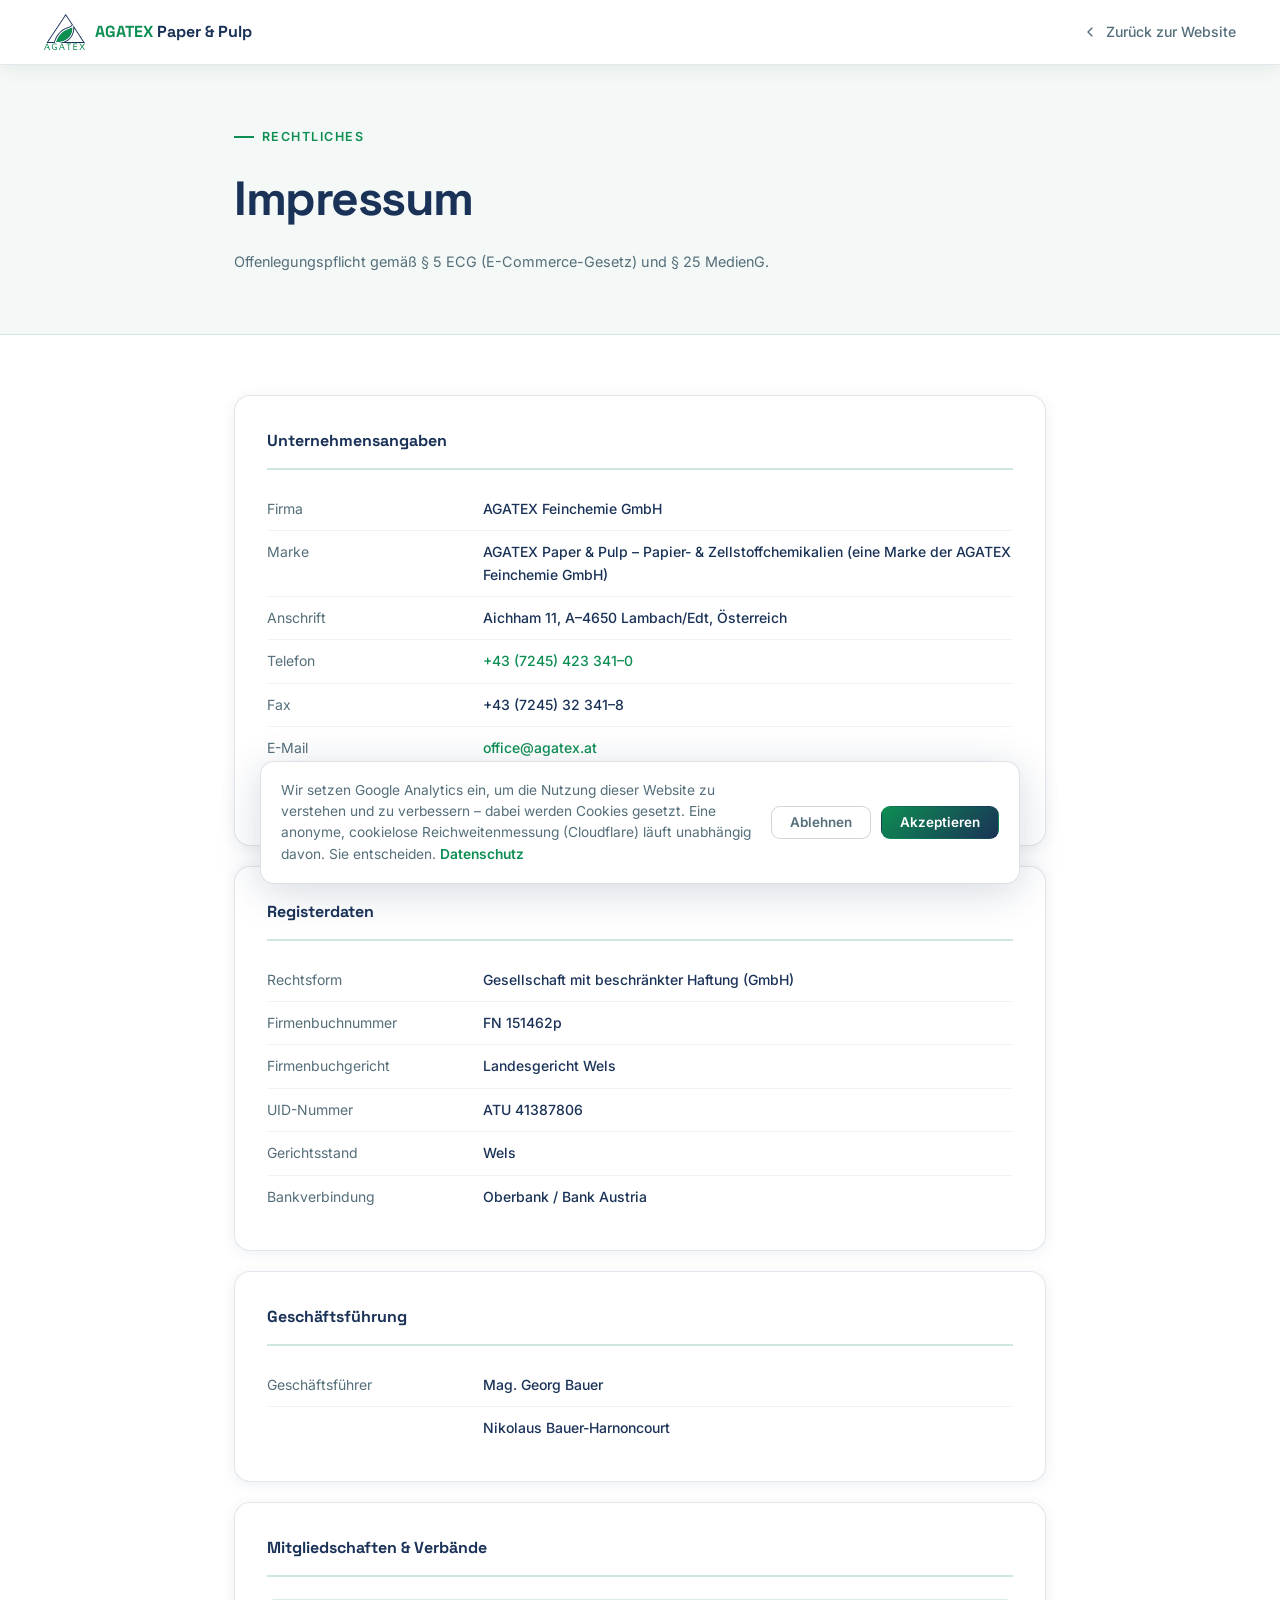
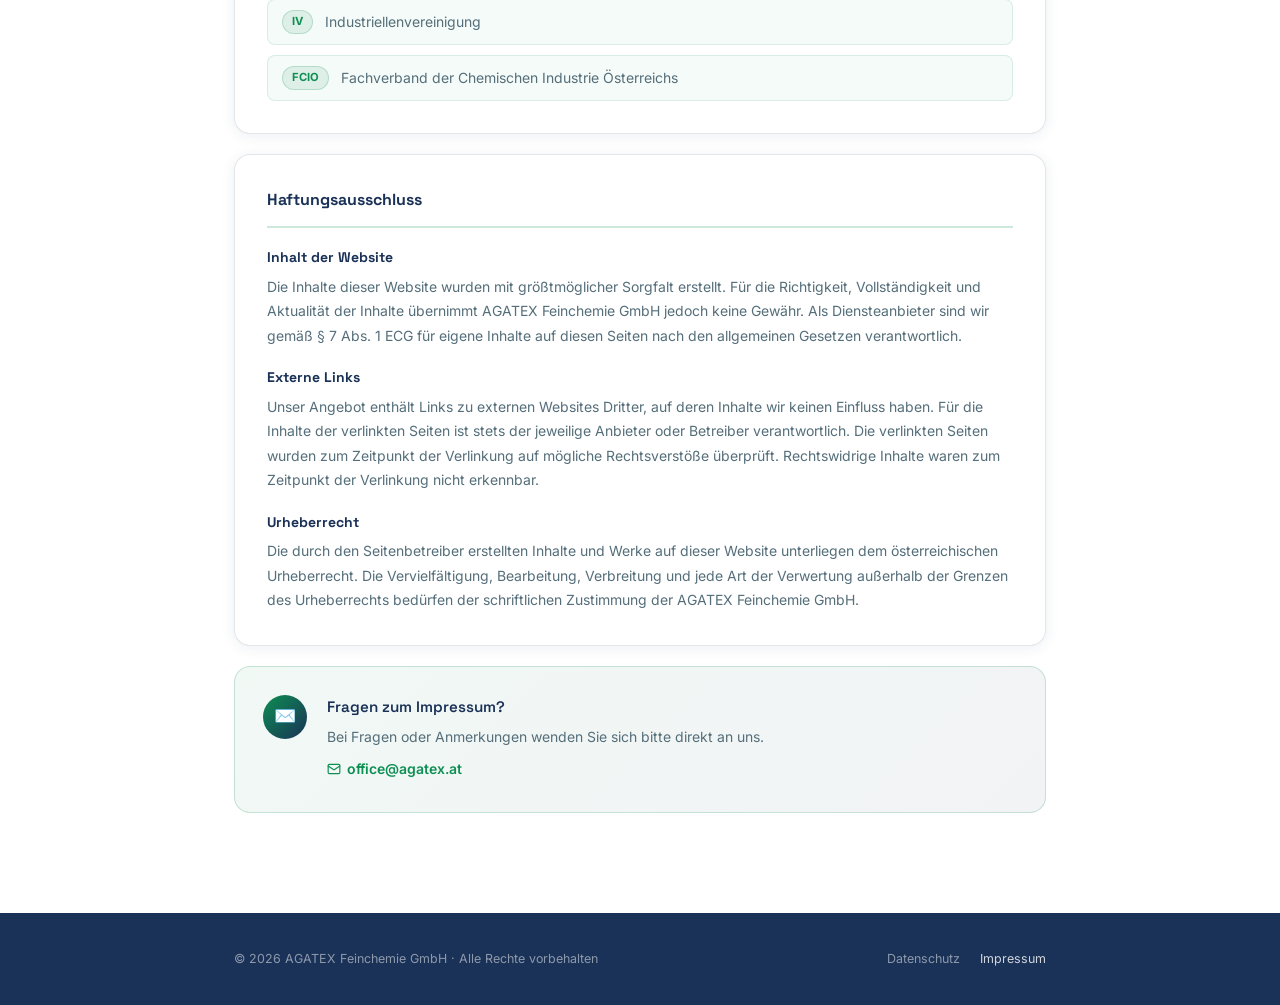
<file: impressum.html>
<!DOCTYPE html>
<html lang="de">
<head>
  <meta charset="UTF-8">
  <meta name="viewport" content="width=device-width, initial-scale=1.0">
  <title>Impressum – AGATEX Paper &amp; Pulp</title>
  <meta name="description" content="Impressum der AGATEX Feinchemie GmbH gemäß § 5 ECG.">
  <meta name="robots" content="noindex, follow">
  <link rel="icon" href="/favicon.ico" sizes="any">
  <link rel="icon" type="image/svg+xml" href="/favicon.svg">
  <link rel="apple-touch-icon" href="/apple-touch-icon.png">
  <link rel="manifest" href="/site.webmanifest">
  <link rel="preconnect" href="https://fonts.googleapis.com">
  <link rel="preconnect" href="https://fonts.gstatic.com" crossorigin>
  <link href="https://fonts.googleapis.com/css2?family=Space+Grotesk:wght@700;800&family=Inter:wght@400;500;600&display=swap" rel="stylesheet">
  <style>
    *, *::before, *::after { box-sizing: border-box; margin: 0; padding: 0; }

    :root {
      --green:  #0D8E52;
      --blue:   #1A3257;
      --muted:  #546e7a;
      --bg2:    #f4f8f6;
      --border: rgba(26,50,87,0.12);
      --ease:   0.35s cubic-bezier(0.4,0,0.2,1);
    }

    html { scroll-behavior: smooth; }
    body { font-family: 'Inter', sans-serif; background: #fff; color: var(--blue); line-height: 1.6; }
    h1,h2,h3 { font-family: 'Space Grotesk', sans-serif; font-weight: 700; color: var(--blue); }
    a { text-decoration: none; color: inherit; }
    .container { max-width: 860px; margin: 0 auto; padding: 0 24px; }

    /* ── NAV ── */
    nav {
      position: fixed; top: 0; left: 0; right: 0; z-index: 1000;
      background: rgba(255,255,255,0.97); backdrop-filter: blur(20px);
      border-bottom: 1px solid var(--border); padding: 14px 0;
      box-shadow: 0 2px 20px rgba(26,50,87,0.08);
    }
    .nav-inner { display: flex; align-items: center; justify-content: space-between; max-width: 1240px; margin: 0 auto; padding: 0 24px; }
    .logo { display: flex; align-items: center; gap: 10px; }
    .logo img { height: 36px; width: auto; }
    .logo-text { font-family: 'Space Grotesk', sans-serif; font-weight: 700; font-size: 1rem; color: var(--blue); }
    .logo-text span { color: var(--green); }
    .nav-back {
      display: inline-flex; align-items: center; gap: 8px;
      font-size: .88rem; font-weight: 500; color: var(--muted);
      transition: color var(--ease);
    }
    .nav-back:hover { color: var(--blue); }
    .nav-back svg { transform: rotate(180deg); }

    /* ── PAGE HEADER ── */
    .page-header {
      padding: 120px 0 60px;
      background: var(--bg2);
      border-bottom: 1px solid rgba(13,142,82,0.15);
    }
    .sec-label {
      display: inline-flex; align-items: center; gap: 8px;
      font-size: .78rem; font-weight: 600; text-transform: uppercase;
      letter-spacing: .12em; color: var(--green); margin-bottom: 14px;
    }
    .sec-label::before { content: ''; display: block; width: 20px; height: 2px; background: var(--green); }

    /* ── CONTENT ── */
    .content { padding: 60px 0 100px; }
    .cards { display: flex; flex-direction: column; gap: 20px; }

    .card {
      background: #fff;
      border: 1px solid var(--border);
      border-radius: 16px;
      padding: 32px;
      box-shadow: 0 2px 14px rgba(26,50,87,0.08);
    }
    .card-title {
      font-family: 'Space Grotesk', sans-serif;
      font-size: 1rem; font-weight: 700; color: var(--blue);
      padding-bottom: 14px; margin-bottom: 18px;
      border-bottom: 2px solid rgba(13,142,82,0.2);
    }
    .info-row {
      display: flex; gap: 16px; padding: 10px 0;
      border-bottom: 1px solid rgba(26,50,87,0.06);
      font-size: .875rem;
    }
    .info-row:last-child { border-bottom: none; }
    .info-label { color: var(--muted); min-width: 200px; flex-shrink: 0; }
    .info-value { color: var(--blue); font-weight: 500; }
    .info-value a { color: var(--green); }
    .info-value a:hover { text-decoration: underline; }

    .member-list { display: flex; flex-direction: column; gap: 10px; padding-top: 4px; }
    .member-item {
      display: flex; align-items: center; gap: 12px;
      padding: 10px 14px;
      background: rgba(13,142,82,0.04);
      border: 1px solid rgba(13,142,82,0.12);
      border-radius: 8px;
      font-size: .875rem;
    }
    .member-abbr {
      font-size: .7rem; font-weight: 700; padding: 2px 9px;
      border-radius: 100px; background: rgba(13,142,82,0.10);
      border: 1px solid rgba(13,142,82,0.2); color: var(--green);
      flex-shrink: 0; white-space: nowrap;
    }
    .member-name { color: var(--muted); }

    .prose p { font-size: .875rem; color: var(--muted); line-height: 1.75; }
    .prose p + p { margin-top: 14px; }
    .prose h3 { font-size: .875rem; color: var(--blue); margin-bottom: 6px; margin-top: 18px; }

    .cta-box {
      background: linear-gradient(135deg, rgba(13,142,82,0.06), rgba(26,50,87,0.06));
      border: 1px solid rgba(13,142,82,0.2);
      border-radius: 16px; padding: 28px;
      display: flex; gap: 20px; align-items: flex-start;
    }
    .cta-icon {
      width: 44px; height: 44px; border-radius: 50%;
      background: linear-gradient(135deg, var(--green), var(--blue));
      display: flex; align-items: center; justify-content: center;
      flex-shrink: 0; font-size: 18px;
    }
    .cta-title { font-family: 'Space Grotesk', sans-serif; font-weight: 600; font-size: .95rem; color: var(--blue); margin-bottom: 6px; }
    .cta-text { font-size: .875rem; color: var(--muted); line-height: 1.65; margin-bottom: 10px; }
    .cta-link { display: inline-flex; align-items: center; gap: 6px; font-size: .875rem; font-weight: 600; color: var(--green); }

    /* ── FOOTER ── */
    footer { background: var(--blue); color: #fff; padding: 36px 0; margin-top: 0; }
    .footer-bottom {
      max-width: 860px; margin: 0 auto; padding: 0 24px;
      display: flex; justify-content: space-between; align-items: center;
      flex-wrap: wrap; gap: 14px;
      font-size: .78rem; color: rgba(255,255,255,.5);
    }
    .footer-links { display: flex; gap: 20px; }
    .footer-links a { color: rgba(255,255,255,.5); transition: color var(--ease); }
    .footer-links a:hover { color: rgba(255,255,255,.8); }
    .footer-links a.active { color: rgba(255,255,255,.8); }

    @media (max-width: 600px) {
      .info-row { flex-direction: column; gap: 4px; }
      .info-label { min-width: unset; }
    }
  </style>
  <script defer src="analytics.js"></script>
</head>
<body>

<!-- NAV -->
<nav>
  <div class="nav-inner">
    <a href="index.html" class="logo">
      <img src="Logo_AGATEX.svg" alt="AGATEX Paper &amp; Pulp">
      <span class="logo-text"><span>AGATEX</span> Paper &amp; Pulp</span>
    </a>
    <a href="index.html" class="nav-back">
      <svg width="16" height="16" viewBox="0 0 24 24" fill="none" stroke="currentColor" stroke-width="2" stroke-linecap="round" stroke-linejoin="round"><polyline points="9 18 15 12 9 6"/></svg>
      Zurück zur Website
    </a>
  </div>
</nav>

<!-- PAGE HEADER -->
<div class="page-header">
  <div class="container">
    <div class="sec-label">Rechtliches</div>
    <h1 style="font-size: clamp(2rem,4vw,3rem); font-weight: 800; letter-spacing: -.03em; margin-bottom: 12px;">Impressum</h1>
    <p style="font-size: .9rem; color: var(--muted); line-height: 1.7;">
      Offenlegungspflicht gemäß § 5 ECG (E-Commerce-Gesetz) und § 25 MedienG.
    </p>
  </div>
</div>

<!-- CONTENT -->
<main class="content">
  <div class="container">
    <div class="cards">

      <!-- Unternehmensangaben -->
      <div class="card">
        <div class="card-title">Unternehmensangaben</div>
        <div class="info-row"><span class="info-label">Firma</span><span class="info-value">AGATEX Feinchemie GmbH</span></div>
        <div class="info-row"><span class="info-label">Marke</span><span class="info-value">AGATEX Paper &amp; Pulp – Papier- &amp; Zellstoffchemikalien (eine Marke der AGATEX Feinchemie GmbH)</span></div>
        <div class="info-row"><span class="info-label">Anschrift</span><span class="info-value">Aichham 11, A–4650 Lambach/Edt, Österreich</span></div>
        <div class="info-row"><span class="info-label">Telefon</span><span class="info-value"><a href="tel:+43724542334100">+43 (7245) 423 341–0</a></span></div>
        <div class="info-row"><span class="info-label">Fax</span><span class="info-value">+43 (7245) 32 341–8</span></div>
        <div class="info-row"><span class="info-label">E-Mail</span><span class="info-value"><a href="mailto:office@agatex.at">office@agatex.at</a></span></div>
        <div class="info-row"><span class="info-label">Website</span><span class="info-value"><a href="https://www.agatex.at" target="_blank" rel="noopener">www.agatex.at</a></span></div>
      </div>

      <!-- Registerdaten -->
      <div class="card">
        <div class="card-title">Registerdaten</div>
        <div class="info-row"><span class="info-label">Rechtsform</span><span class="info-value">Gesellschaft mit beschränkter Haftung (GmbH)</span></div>
        <div class="info-row"><span class="info-label">Firmenbuchnummer</span><span class="info-value">FN 151462p</span></div>
        <div class="info-row"><span class="info-label">Firmenbuchgericht</span><span class="info-value">Landesgericht Wels</span></div>
        <div class="info-row"><span class="info-label">UID-Nummer</span><span class="info-value">ATU 41387806</span></div>
        <div class="info-row"><span class="info-label">Gerichtsstand</span><span class="info-value">Wels</span></div>
        <div class="info-row"><span class="info-label">Bankverbindung</span><span class="info-value">Oberbank / Bank Austria</span></div>
      </div>

      <!-- Geschäftsführung -->
      <div class="card">
        <div class="card-title">Geschäftsführung</div>
        <div class="info-row"><span class="info-label">Geschäftsführer</span><span class="info-value">Mag. Georg Bauer</span></div>
        <div class="info-row"><span class="info-label"></span><span class="info-value">Nikolaus Bauer-Harnoncourt</span></div>
      </div>

      <!-- Mitgliedschaften -->
      <div class="card">
        <div class="card-title">Mitgliedschaften &amp; Verbände</div>
        <div class="member-list">
          <div class="member-item"><span class="member-abbr">IV</span><span class="member-name">Industriellenvereinigung</span></div>
          <div class="member-item"><span class="member-abbr">FCIO</span><span class="member-name">Fachverband der Chemischen Industrie Österreichs</span></div>
        </div>
      </div>

      <!-- Haftungsausschluss -->
      <div class="card prose">
        <div class="card-title">Haftungsausschluss</div>
        <h3>Inhalt der Website</h3>
        <p>Die Inhalte dieser Website wurden mit größtmöglicher Sorgfalt erstellt. Für die Richtigkeit, Vollständigkeit und Aktualität der Inhalte übernimmt AGATEX Feinchemie GmbH jedoch keine Gewähr. Als Diensteanbieter sind wir gemäß § 7 Abs. 1 ECG für eigene Inhalte auf diesen Seiten nach den allgemeinen Gesetzen verantwortlich.</p>
        <h3>Externe Links</h3>
        <p>Unser Angebot enthält Links zu externen Websites Dritter, auf deren Inhalte wir keinen Einfluss haben. Für die Inhalte der verlinkten Seiten ist stets der jeweilige Anbieter oder Betreiber verantwortlich. Die verlinkten Seiten wurden zum Zeitpunkt der Verlinkung auf mögliche Rechtsverstöße überprüft. Rechtswidrige Inhalte waren zum Zeitpunkt der Verlinkung nicht erkennbar.</p>
        <h3>Urheberrecht</h3>
        <p>Die durch den Seitenbetreiber erstellten Inhalte und Werke auf dieser Website unterliegen dem österreichischen Urheberrecht. Die Vervielfältigung, Bearbeitung, Verbreitung und jede Art der Verwertung außerhalb der Grenzen des Urheberrechts bedürfen der schriftlichen Zustimmung der AGATEX Feinchemie GmbH.</p>
      </div>

      <!-- Kontakt -->
      <div class="cta-box">
        <div class="cta-icon">✉️</div>
        <div>
          <div class="cta-title">Fragen zum Impressum?</div>
          <p class="cta-text">Bei Fragen oder Anmerkungen wenden Sie sich bitte direkt an uns.</p>
          <a href="mailto:office@agatex.at" class="cta-link">
            <svg width="14" height="14" viewBox="0 0 24 24" fill="none" stroke="currentColor" stroke-width="2" stroke-linecap="round" stroke-linejoin="round"><rect width="20" height="16" x="2" y="4" rx="2"/><path d="m22 7-8.97 5.7a1.94 1.94 0 0 1-2.06 0L2 7"/></svg>
            office@agatex.at
          </a>
        </div>
      </div>

    </div>
  </div>
</main>

<!-- FOOTER -->
<footer>
  <div class="footer-bottom">
    <p>© 2026 AGATEX Feinchemie GmbH · Alle Rechte vorbehalten</p>
    <div class="footer-links">
      <a href="datenschutz.html">Datenschutz</a>
      <a href="impressum.html" class="active">Impressum</a>
    </div>
  </div>
</footer>

</body>
</html>
</file>
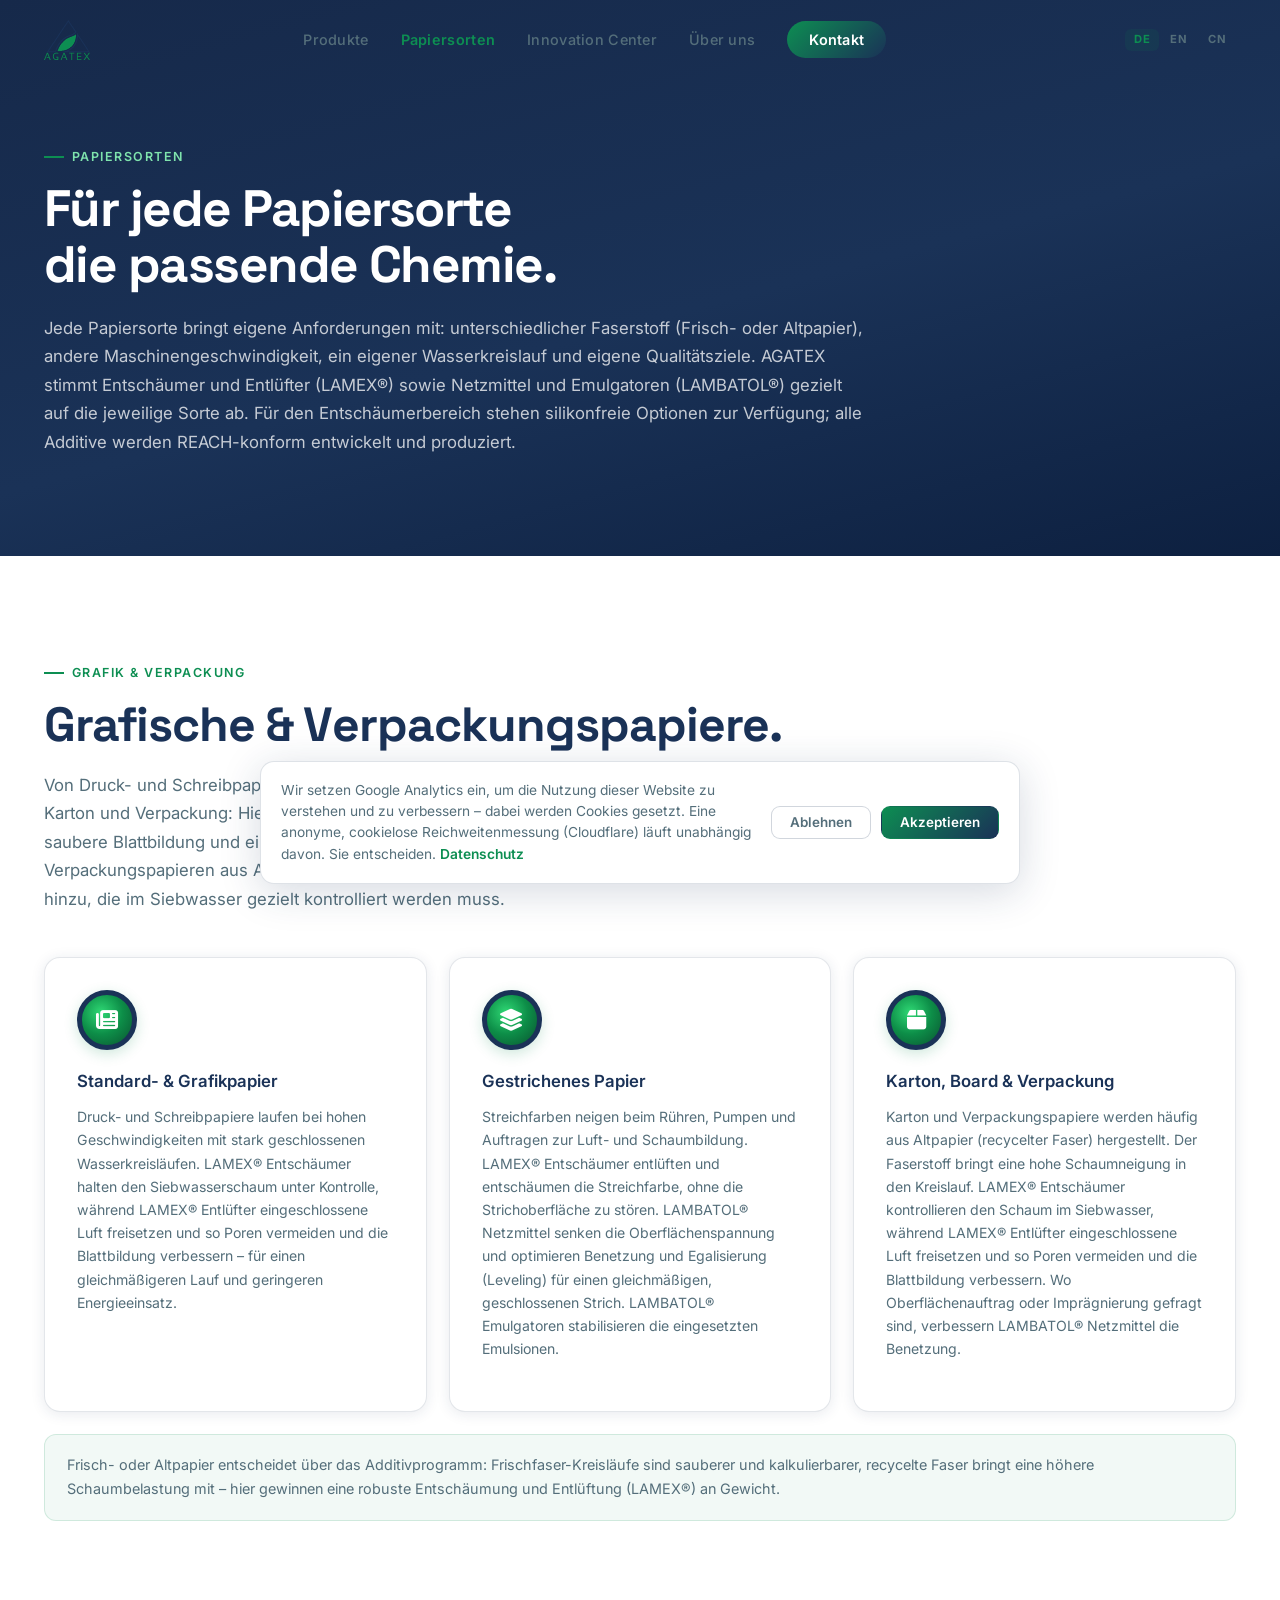
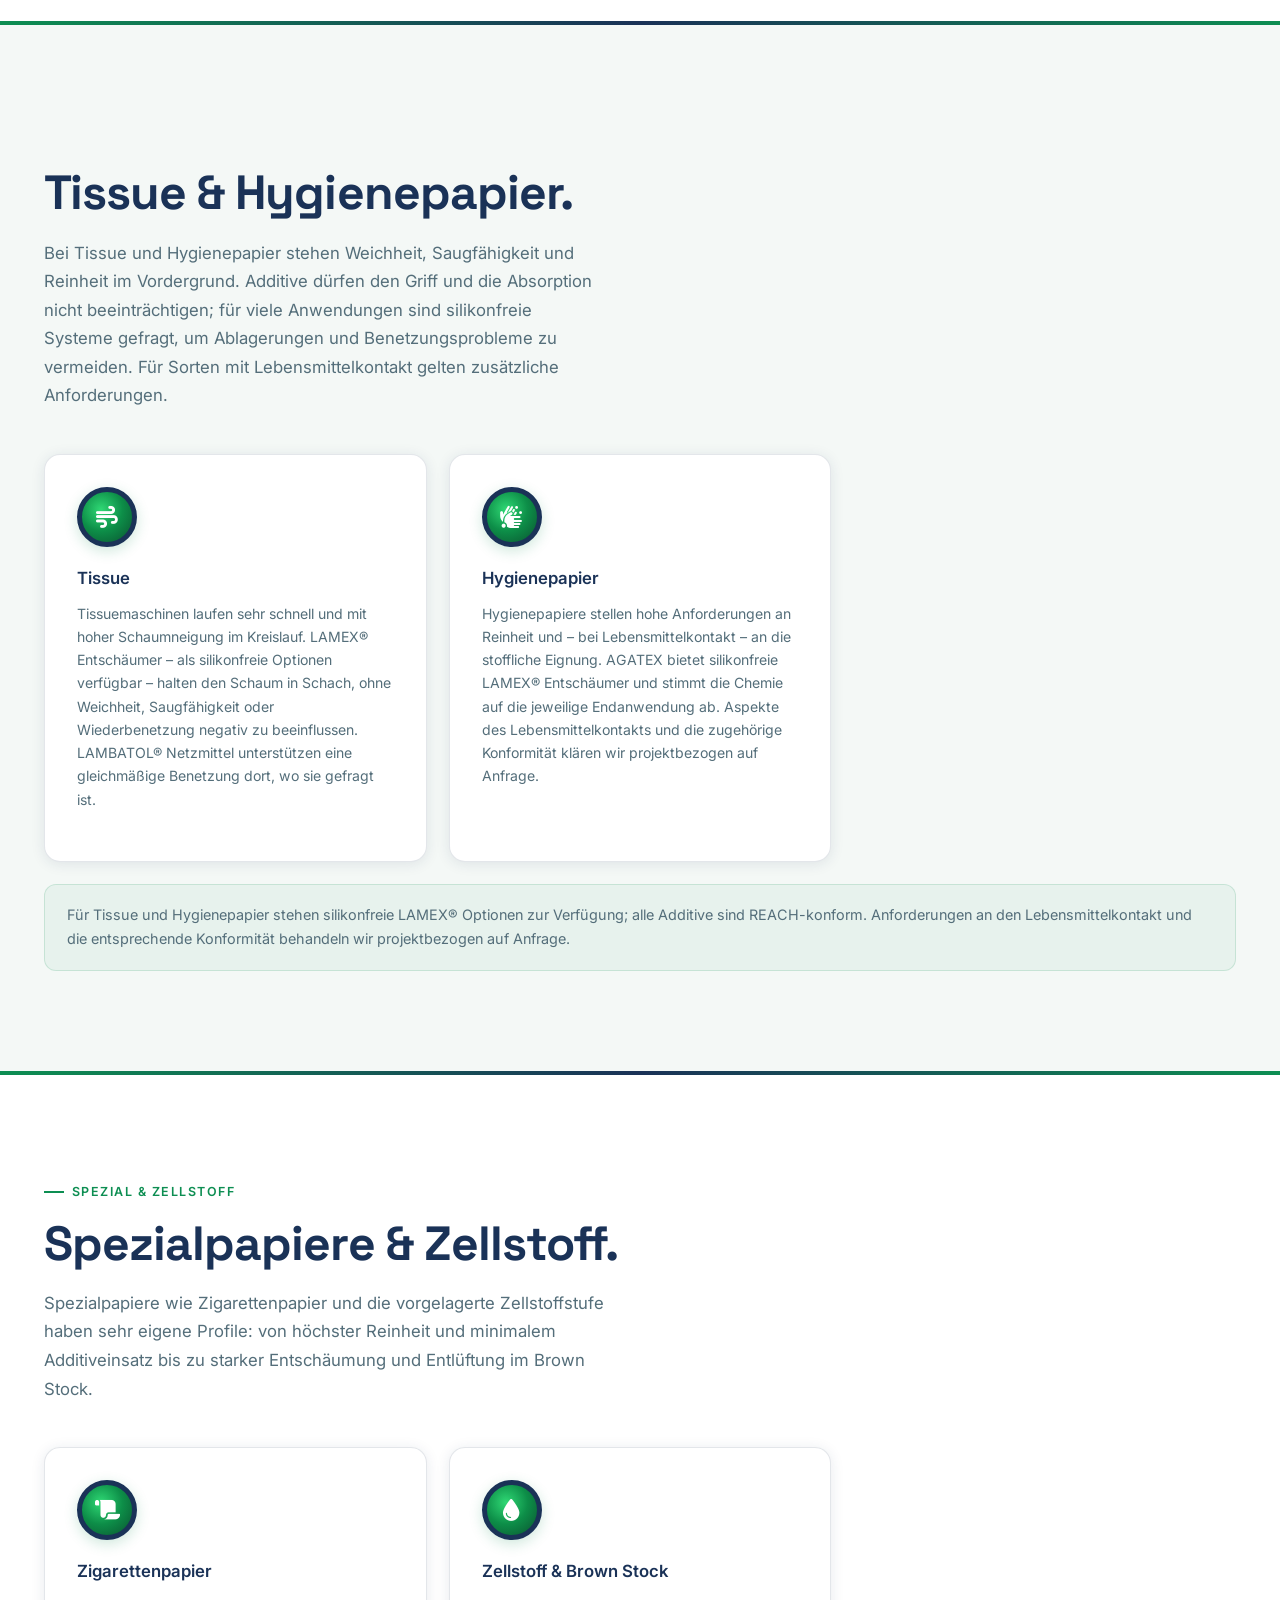
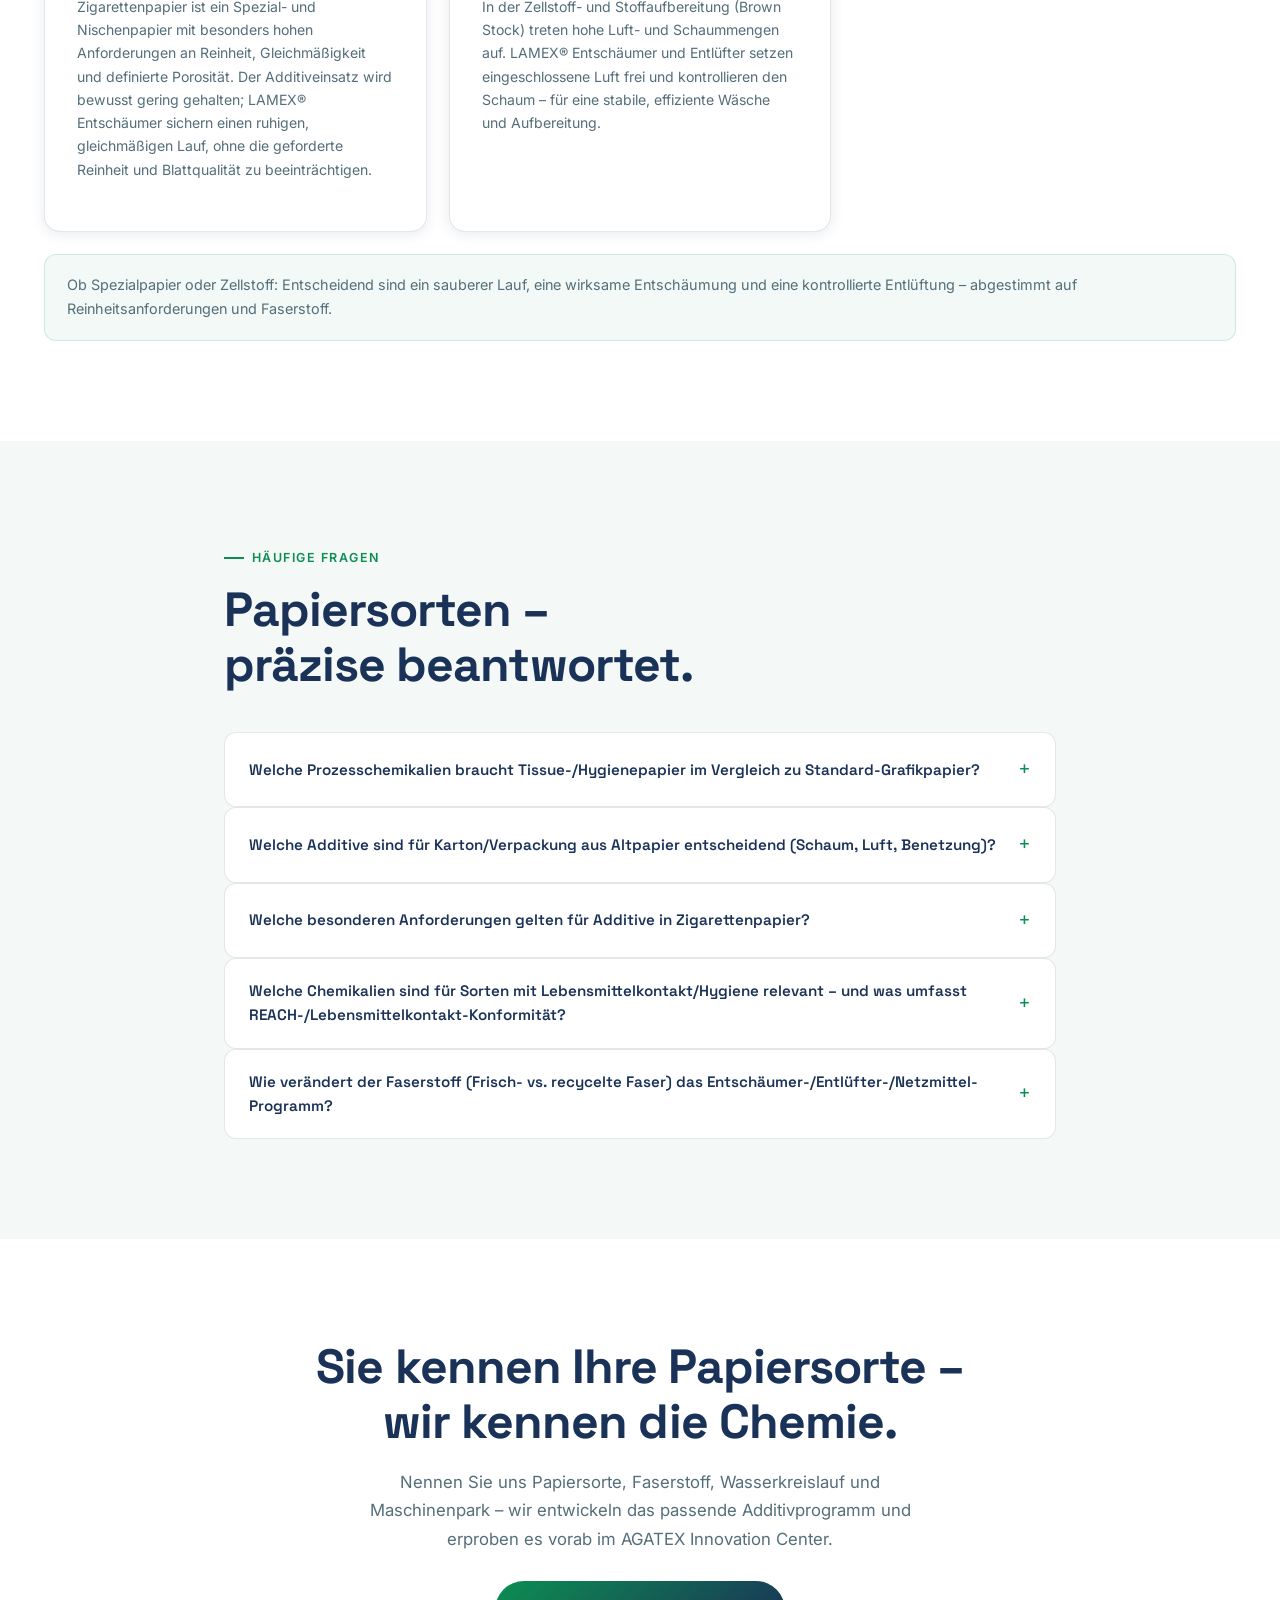
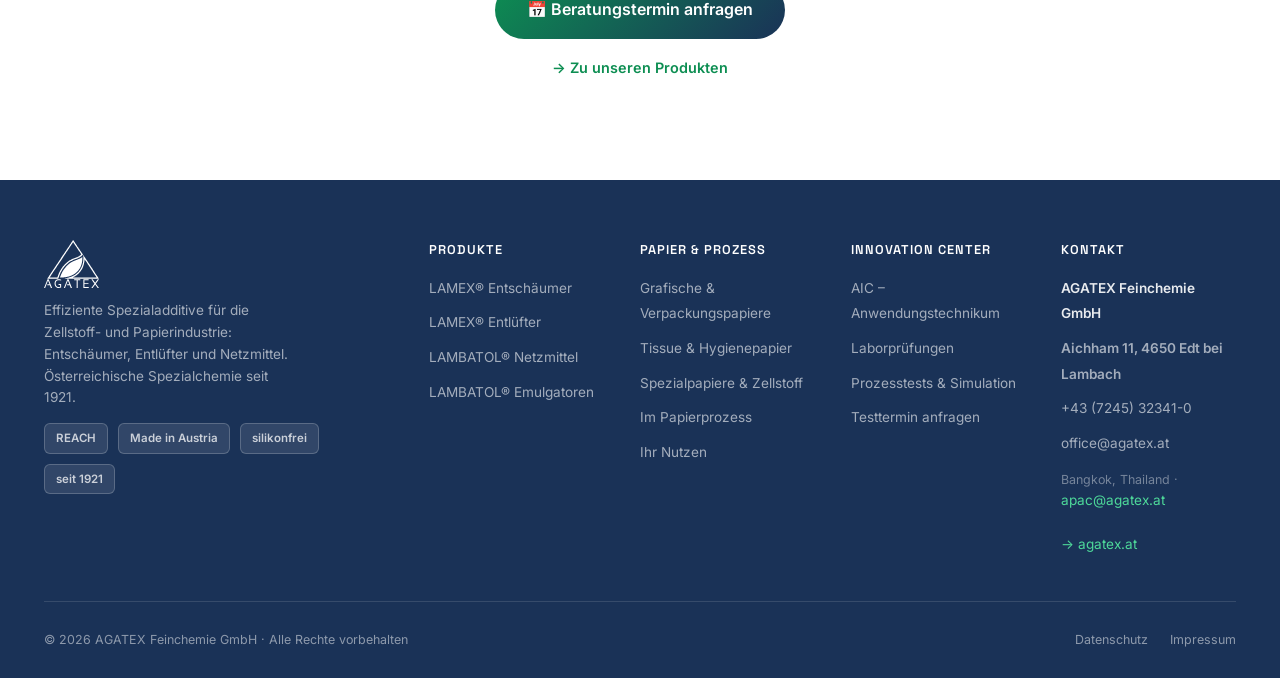
<file: paper-grades.html>
<!DOCTYPE html>
<html lang="de">
<head>
  <meta charset="UTF-8">
  <meta name="viewport" content="width=device-width, initial-scale=1.0">

  <!-- ── SEO ── -->
  <title>Papiersorten – Grafik, Verpackung, Tissue, Spezial &amp; Zellstoff | AGATEX Paper &amp; Pulp</title>
  <meta name="description" content="Übersicht der Papiersorten und ihrer Prozesschemie: grafische &amp; Verpackungspapiere, Tissue &amp; Hygienepapier, Spezialpapiere &amp; Zellstoff – abgestimmt auf Faserstoff, Wasserkreislauf und Maschinenpark. LAMEX® Entschäumer &amp; Entlüfter, LAMBATOL® Netzmittel &amp; Emulgatoren.">
  <meta name="keywords" content="Papiersorten, Papiergrade, Grafikpapier, Druck- und Schreibpapier, gestrichenes Papier, coated paper, Karton, Board, Verpackungspapier, Altpapier, recycelte Faser, Tissue, Hygienepapier, Lebensmittelkontakt, Zigarettenpapier, Spezialpapier, Zellstoff, Brown Stock, Entschäumer, Entlüfter, Netzmittel, Emulgatoren, silikonfrei, REACH, LAMEX, LAMBATOL, AGATEX">
  <meta name="robots" content="index, follow, max-image-preview:large">
  <meta name="author" content="AGATEX Feinchemie GmbH">
  <link rel="canonical" href="https://www.agatex-pulpandpaper.com/paper-grades.html">
  <link rel="alternate" hreflang="de" href="https://www.agatex-pulpandpaper.com/paper-grades.html">
  <link rel="alternate" hreflang="en" href="https://www.agatex-pulpandpaper.com/paper-grades.html?lang=en">
  <link rel="alternate" hreflang="zh-Hans" href="https://www.agatex-pulpandpaper.com/paper-grades.html?lang=zh">
  <link rel="alternate" hreflang="x-default" href="https://www.agatex-pulpandpaper.com/paper-grades.html">

  <meta property="og:type" content="article">
  <meta property="og:site_name" content="AGATEX Paper &amp; Pulp">
  <meta property="og:title" content="Papiersorten – Grafik, Verpackung, Tissue, Spezial &amp; Zellstoff">
  <meta property="og:description" content="Für jede Papiersorte die passende Chemie – AGATEX stimmt Entschäumer, Entlüfter und Netzmittel auf Faserstoff, Wasserkreislauf und Maschinenpark ab.">
  <meta property="og:url" content="https://www.agatex-pulpandpaper.com/paper-grades.html">
  <meta property="og:image" content="https://www.agatex-pulpandpaper.com/og-paper.jpg">
  <meta name="twitter:card" content="summary">
  <meta name="twitter:title" content="Papiersorten – Grafik, Verpackung, Tissue, Spezial &amp; Zellstoff">
  <meta name="twitter:image" content="https://www.agatex-pulpandpaper.com/og-paper.jpg">
  <meta name="theme-color" content="#0D8E52">
  <meta name="color-scheme" content="light">
  <link rel="alternate" type="text/plain" href="llms.txt" title="LLM-readable content (llms.txt)">

  <link rel="icon" href="/favicon.ico" sizes="any">
  <link rel="icon" type="image/svg+xml" href="/favicon.svg">
  <link rel="apple-touch-icon" href="/apple-touch-icon.png">
  <link rel="manifest" href="/site.webmanifest">
  <link rel="preconnect" href="https://fonts.googleapis.com">
  <link rel="preconnect" href="https://fonts.gstatic.com" crossorigin>
  <link rel="preconnect" href="https://cdnjs.cloudflare.com" crossorigin>
  <link rel="preload" href="https://fonts.googleapis.com/css2?family=Space+Grotesk:wght@700;800&family=Inter:wght@400;500;600&display=swap" as="style" onload="this.onload=null;this.rel='stylesheet'">
  <noscript><link rel="stylesheet" href="https://fonts.googleapis.com/css2?family=Space+Grotesk:wght@700;800&family=Inter:wght@400;500;600&display=swap"></noscript>
  <link rel="preload" href="https://cdnjs.cloudflare.com/ajax/libs/font-awesome/6.5.2/css/all.min.css" as="style" onload="this.onload=null;this.rel='stylesheet'" crossorigin="anonymous">
  <noscript><link rel="stylesheet" href="https://cdnjs.cloudflare.com/ajax/libs/font-awesome/6.5.2/css/all.min.css" crossorigin="anonymous"></noscript>

  <link rel="stylesheet" href="styles.css">

  <script type="application/ld+json">
  {
    "@context": "https://schema.org",
    "@graph": [
      {
        "@type": "BreadcrumbList",
        "itemListElement": [
          { "@type": "ListItem", "position": 1, "name": "Home", "item": "https://www.agatex-pulpandpaper.com/" },
          { "@type": "ListItem", "position": 2, "name": "Paper Grades", "item": "https://www.agatex-pulpandpaper.com/paper-grades.html" }
        ]
      },
      {
        "@type": "ItemList",
        "name": "Paper grades served by AGATEX Paper & Pulp",
        "itemListElement": [
          { "@type": "ListItem", "position": 1, "name": "Standard / graphic (printing & writing) paper" },
          { "@type": "ListItem", "position": 2, "name": "Coated paper" },
          { "@type": "ListItem", "position": 3, "name": "Tissue & hygiene paper" },
          { "@type": "ListItem", "position": 4, "name": "Cigarette paper (specialty)" },
          { "@type": "ListItem", "position": 5, "name": "Carton / board / packaging" },
          { "@type": "ListItem", "position": 6, "name": "Pulp / brown stock" }
        ]
      },
      {
        "@type": "FAQPage",
        "inLanguage": "de",
        "mainEntity": [
          { "@type": "Question", "name": "Welche Prozesschemikalien braucht Tissue-/Hygienepapier im Vergleich zu Standard-Grafikpapier?", "acceptedAnswer": { "@type": "Answer", "text": "Beide profitieren von LAMEX® Entschäumern und Entlüftern sowie – für Benetzung und Egalisierung – von LAMBATOL®. Bei Standard-Grafikpapier liegt der Fokus auf Schaumkontrolle im Siebwasser und Entlüftung für eine porenfreie Blattbildung. Bei Tissue und Hygienepapier zählen dagegen Weichheit, Saugfähigkeit und Reinheit: Hier werden häufig silikonfreie LAMEX® Optionen bevorzugt, und bei Lebensmittelkontakt kommen zusätzliche stoffliche Anforderungen hinzu, die wir projektbezogen klären." } },
          { "@type": "Question", "name": "Welche Additive sind für Karton/Verpackung aus Altpapier entscheidend (Schaum, Luft, Benetzung)?", "acceptedAnswer": { "@type": "Answer", "text": "Recycelte Faser bringt eine hohe Schaumneigung und viel eingeschlossene Luft in den Kreislauf. Entscheidend sind daher LAMEX® Entschäumer, die den Schaum im Siebwasser kontrollieren, sowie LAMEX® Entlüfter, die eingeschlossene Luft freisetzen und so Poren vermeiden und die Blattbildung verbessern. Wo gestrichen oder imprägniert wird, sorgen LAMBATOL® Netzmittel für eine gleichmäßige Benetzung. Zusammen stabilisieren sie den Wasserkreislauf und sorgen für einen gleichmäßigeren Lauf." } },
          { "@type": "Question", "name": "Welche besonderen Anforderungen gelten für Additive in Zigarettenpapier?", "acceptedAnswer": { "@type": "Answer", "text": "Zigarettenpapier ist ein Spezial- und Nischenpapier mit sehr hohen Anforderungen an Reinheit, Gleichmäßigkeit und definierte Porosität. Der Additiveinsatz wird bewusst minimal gehalten. LAMEX® Entschäumer sorgen für einen ruhigen, gleichmäßigen Lauf, ohne die geforderte Reinheit und Blattqualität zu beeinträchtigen. Konkrete Anforderungen stimmen wir projektbezogen ab." } },
          { "@type": "Question", "name": "Welche Chemikalien sind für Sorten mit Lebensmittelkontakt/Hygiene relevant – und was umfasst REACH-/Lebensmittelkontakt-Konformität?", "acceptedAnswer": { "@type": "Answer", "text": "Für Hygiene- und Lebensmittelkontaktsorten sind vor allem silikonfreie LAMEX® Entschäumer relevant, ergänzt um LAMBATOL® je nach Prozess. AGATEX entwickelt und produziert seine Additive REACH-konform – das umfasst die registrierungs- und sicherheitsbezogene Konformität der eingesetzten Stoffe. Aspekte des Lebensmittelkontakts und die entsprechende Konformität behandeln wir projektbezogen auf Anfrage, abgestimmt auf die jeweilige Endanwendung." } },
          { "@type": "Question", "name": "Wie verändert der Faserstoff (Frisch- vs. recycelte Faser) das Entschäumer-/Entlüfter-/Netzmittel-Programm?", "acceptedAnswer": { "@type": "Answer", "text": "Frischfaser-Kreisläufe sind sauberer und kalkulierbarer, sodass eine moderate Entschäumung und Entlüftung meist ausreicht. Recycelte Faser bringt eine höhere Schaumbelastung und mehr eingeschlossene Luft mit – hier gewinnen eine robuste Entschäumung und Entlüftung (LAMEX®) an Gewicht. Netzmittel und Emulgatoren (LAMBATOL®) sind vor allem beim Streichen und Imprägnieren relevant. Wir stimmen das Programm gemeinsam auf Faserstoff, Kreislauf und Papiersorte ab." } }
        ]
      },
      {
        "@type": "FAQPage",
        "inLanguage": "en",
        "mainEntity": [
          { "@type": "Question", "name": "Which process chemicals does tissue/hygiene paper need versus standard graphic paper?", "acceptedAnswer": { "@type": "Answer", "text": "Both benefit from LAMEX® defoamers and deaerators and – for wetting and leveling – from LAMBATOL®. For standard graphic paper, the focus is on foam control in the white water and deaeration for pore-free sheet formation. For tissue and hygiene paper, by contrast, softness, absorbency and purity count: here silicone-free LAMEX® options are often preferred, and with food contact additional material requirements apply, which we clarify on a project basis." } },
          { "@type": "Question", "name": "What additives are critical for recycled-fibre board/carton (foam, air, wetting)?", "acceptedAnswer": { "@type": "Answer", "text": "Recycled fibre brings a high tendency to foam and a lot of entrapped air into the loop. Critical, therefore, are LAMEX® defoamers that control foam in the white water, plus LAMEX® deaerators that release entrapped air, preventing pores and improving sheet formation. Where coating or impregnation is involved, LAMBATOL® wetting agents provide even wetting. Together they stabilise the water loop and provide a more even run." } },
          { "@type": "Question", "name": "What special requirements apply to cigarette paper additives?", "acceptedAnswer": { "@type": "Answer", "text": "Cigarette paper is a specialty and niche paper with very high demands on purity, uniformity and defined porosity. Additive use is deliberately kept minimal. LAMEX® defoamers ensure a quiet, even run without impairing the required purity and sheet quality. Specific requirements are agreed on a project basis." } },
          { "@type": "Question", "name": "Which chemicals matter for food-contact / hygiene grades (and what does REACH / food-contact compliance cover)?", "acceptedAnswer": { "@type": "Answer", "text": "For hygiene and food-contact grades, silicone-free LAMEX® defoamers are especially relevant, complemented by LAMBATOL® depending on the process. AGATEX develops and produces its additives in a REACH-compliant way – this covers the registration- and safety-related compliance of the substances used. Food-contact considerations and the corresponding compliance are handled on a project basis, on request, matched to the specific end application." } },
          { "@type": "Question", "name": "How does furnish (virgin vs recycled fibre) change the defoamer/deaerator/wetting programme?", "acceptedAnswer": { "@type": "Answer", "text": "Virgin-fibre loops are cleaner and more predictable, so moderate defoaming and deaeration usually suffice. Recycled fibre brings a higher foam load and more entrapped air – here robust defoaming and deaeration (LAMEX®) gain importance. Wetting agents and emulsifiers (LAMBATOL®) are mainly relevant in coating and impregnation. We tune the programme together with you to furnish, water loop and paper grade." } }
        ]
      },
      {
        "@type": "FAQPage",
        "inLanguage": "zh",
        "mainEntity": [
          { "@type": "Question", "name": "与标准图文纸相比，生活用纸/卫生纸需要哪些工艺化学品？", "acceptedAnswer": { "@type": "Answer", "text": "两者都受益于 LAMEX® 消泡剂和脱气剂，以及用于润湿和流平的 LAMBATOL®。对于标准图文纸，重点在于白水中的泡沫控制以及用于无孔成形的脱气。而对于生活用纸和卫生纸，柔软性、吸收性和洁净度更为关键：此时常优先选择无硅 LAMEX® 方案，涉及食品接触时还有额外的材料要求，我们会按项目予以说明。" } },
          { "@type": "Question", "name": "对于以再生纤维制成的纸板/纸盒，哪些助剂至关重要（泡沫、空气、润湿）？", "acceptedAnswer": { "@type": "Answer", "text": "再生纤维给水循环带来很高的起泡倾向和大量被包裹的空气。因此关键在于控制白水泡沫的 LAMEX® 消泡剂，以及释放被包裹空气、防止气孔并改善成形的 LAMEX® 脱气剂。在涂布或浸渍之处，LAMBATOL® 润湿剂提供均匀润湿。两者共同稳定水循环并使运行更均匀。" } },
          { "@type": "Question", "name": "卷烟纸的助剂有哪些特殊要求？", "acceptedAnswer": { "@type": "Answer", "text": "卷烟纸是一种特种、小众纸张，对洁净度、匀度和特定透气度有很高要求。助剂用量刻意保持最少。LAMEX® 消泡剂在不影响所需洁净度和纸页质量的前提下确保平稳、均匀的运行。具体要求按项目商定。" } },
          { "@type": "Question", "name": "对于食品接触/卫生纸种哪些化学品重要（REACH/食品接触合规涵盖什么）？", "acceptedAnswer": { "@type": "Answer", "text": "对于卫生和食品接触纸种，无硅 LAMEX® 消泡剂尤为重要，并视工艺辅以 LAMBATOL®。AGATEX 以符合 REACH 的方式开发和生产其助剂——这涵盖所用物质在注册和安全方面的合规性。食品接触相关考量及相应合规性，我们按项目、应要求处理，并与具体最终应用相匹配。" } },
          { "@type": "Question", "name": "纤维原料（原生纤维与再生纤维）如何改变消泡/脱气/润湿方案？", "acceptedAnswer": { "@type": "Answer", "text": "原生纤维水循环更洁净、更可控，通常适度的消泡和脱气即可满足。再生纤维带来更高的泡沫负荷和更多被包裹的空气——此时稳健的消泡与脱气（LAMEX®）更为重要。润湿剂和乳化剂（LAMBATOL®）主要在涂布和浸渍中相关。我们会与您共同根据纤维原料、水循环和纸种来调整方案。" } }
        ]
      }
    ]
  }
  </script>
  <script defer src="analytics.js"></script>
</head>
<body>

<!-- NAV -->
<nav id="navbar">
  <div class="nav-inner">
    <a href="index.html" class="logo"><img src="Logo_AGATEX.svg" alt="AGATEX Paper &amp; Pulp"><span>AGATEX <strong>Paper &amp; Pulp</strong></span></a>
    <ul class="nav-links">
      <li><a href="index.html#produkte" data-i18n="nav.solutions">Produkte</a></li>
      <li><a href="paper-grades.html" class="active" aria-current="page" style="color:var(--green);font-weight:600;" data-i18n="nav.grades">Papiersorten</a></li>
      <li><a href="index.html#aic" data-i18n="nav.aic">Innovation Center</a></li>
      <li><a href="index.html#warum-agatex" data-i18n="nav.about">Über uns</a></li>
      <li><a href="index.html#kontakt" class="nav-cta" data-i18n="nav.book">Kontakt</a></li>
    </ul>
    <div class="lang-switcher">
      <button class="lang-btn active" data-lang="de" onclick="setLanguage('de')">DE</button>
      <button class="lang-btn" data-lang="en" onclick="setLanguage('en')">EN</button>
      <button class="lang-btn" data-lang="zh" onclick="setLanguage('zh')">CN</button>
    </div>
    <button class="menu-btn" id="menuBtn" aria-label="Menü öffnen"><span></span><span></span><span></span></button>
  </div>
</nav>

<div class="mobile-nav" id="mobileNav">
  <button class="close-btn" id="closeMenu">✕</button>
  <a href="index.html#produkte" onclick="closeMob()" data-i18n="nav.solutions">Produkte</a>
  <a href="paper-grades.html" onclick="closeMob()" data-i18n="nav.grades">Papiersorten</a>
  <a href="index.html#aic" onclick="closeMob()" data-i18n="nav.aic">Innovation Center</a>
  <a href="index.html#warum-agatex" onclick="closeMob()" data-i18n="nav.about">Über uns</a>
  <a href="index.html#kontakt" onclick="closeMob()" style="background:linear-gradient(135deg,var(--green),var(--blue));color:#fff;padding:14px 32px;border-radius:100px;" data-i18n="nav.book">Kontakt</a>
  <div class="mob-lang-row">
    <button class="lang-btn active" data-lang="de" onclick="setLanguage('de')">DE</button>
    <button class="lang-btn" data-lang="en" onclick="setLanguage('en')">EN</button>
    <button class="lang-btn" data-lang="zh" onclick="setLanguage('zh')">CN</button>
  </div>
</div>

<!-- SUBPAGE HERO -->
<section class="section" style="padding-top:140px;background:linear-gradient(165deg,#16294a 0%,#1A3257 55%,#0d2040 100%);">
  <div class="container">
    <div class="sec-label reveal" style="color:#7fe3ad;" data-i18n="pg.eyebrow">Papiersorten</div>
    <h1 class="reveal" style="color:#fff;font-size:clamp(2rem,4.5vw,3.2rem);font-weight:800;letter-spacing:-.03em;line-height:1.1;margin-bottom:20px;" data-i18n="pg.h1">Für jede Papiersorte<br>die passende Chemie.</h1>
    <p class="reveal" style="color:rgba(255,255,255,.75);max-width:820px;font-size:1.05rem;line-height:1.7;" data-i18n="pg.lead">Jede Papiersorte bringt eigene Anforderungen mit: unterschiedlicher Faserstoff (Frisch- oder Altpapier), andere Maschinengeschwindigkeit, ein eigener Wasserkreislauf und eigene Qualitätsziele. AGATEX stimmt Entschäumer und Entlüfter (LAMEX®) sowie Netzmittel und Emulgatoren (LAMBATOL®) gezielt auf die jeweilige Sorte ab. Für den Entschäumerbereich stehen silikonfreie Optionen zur Verfügung; alle Additive werden REACH-konform entwickelt und produziert.</p>
  </div>
</section>

<!-- GRAPHIC & PACKAGING -->
<section class="section" id="grafik-verpackung">
  <div class="container">
    <div class="sec-label reveal" data-i18n="pg.g1.label">Grafik &amp; Verpackung</div>
    <h2 class="sec-title reveal" data-i18n="pg.g1.h2">Grafische &amp; Verpackungspapiere.</h2>
    <p class="sec-sub reveal" data-i18n="pg.g1.sub">Von Druck- und Schreibpapieren über gestrichene Papiere bis zu Karton und Verpackung: Hier zählen ein stabiler Wasserkreislauf, saubere Blattbildung und eine porenfreie Entlüftung. Bei Verpackungspapieren aus Altpapier kommt eine hohe Schaumneigung hinzu, die im Siebwasser gezielt kontrolliert werden muss.</p>
    <div class="sol-grid" style="margin-top:44px;">
      <div class="sol-card reveal d1"><div class="sol-icon"><i class="fa-solid fa-newspaper"></i></div><div class="sol-title" data-i18n="pg.g1.std.t">Standard- &amp; Grafikpapier</div><div class="sol-desc" data-i18n="pg.g1.std.d">Druck- und Schreibpapiere laufen bei hohen Geschwindigkeiten mit stark geschlossenen Wasserkreisläufen. LAMEX® Entschäumer halten den Siebwasserschaum unter Kontrolle, während LAMEX® Entlüfter eingeschlossene Luft freisetzen und so Poren vermeiden und die Blattbildung verbessern – für einen gleichmäßigeren Lauf und geringeren Energieeinsatz.</div></div>
      <div class="sol-card reveal d2"><div class="sol-icon"><i class="fa-solid fa-layer-group"></i></div><div class="sol-title" data-i18n="pg.g1.coated.t">Gestrichenes Papier</div><div class="sol-desc" data-i18n="pg.g1.coated.d">Streichfarben neigen beim Rühren, Pumpen und Auftragen zur Luft- und Schaumbildung. LAMEX® Entschäumer entlüften und entschäumen die Streichfarbe, ohne die Strichoberfläche zu stören. LAMBATOL® Netzmittel senken die Oberflächenspannung und optimieren Benetzung und Egalisierung (Leveling) für einen gleichmäßigen, geschlossenen Strich. LAMBATOL® Emulgatoren stabilisieren die eingesetzten Emulsionen.</div></div>
      <div class="sol-card reveal d3"><div class="sol-icon"><i class="fa-solid fa-box"></i></div><div class="sol-title" data-i18n="pg.g1.board.t">Karton, Board &amp; Verpackung</div><div class="sol-desc" data-i18n="pg.g1.board.d">Karton und Verpackungspapiere werden häufig aus Altpapier (recycelter Faser) hergestellt. Der Faserstoff bringt eine hohe Schaumneigung in den Kreislauf. LAMEX® Entschäumer kontrollieren den Schaum im Siebwasser, während LAMEX® Entlüfter eingeschlossene Luft freisetzen und so Poren vermeiden und die Blattbildung verbessern. Wo Oberflächenauftrag oder Imprägnierung gefragt sind, verbessern LAMBATOL® Netzmittel die Benetzung.</div></div>
    </div>
    <div class="info-note reveal" style="margin-top:22px;background:rgba(13,142,82,0.05);border:1px solid rgba(13,142,82,0.15);border-radius:12px;padding:18px 22px;font-size:.9rem;color:var(--muted);line-height:1.7;" data-i18n="pg.g1.note">Frisch- oder Altpapier entscheidet über das Additivprogramm: Frischfaser-Kreisläufe sind sauberer und kalkulierbarer, recycelte Faser bringt eine höhere Schaumbelastung mit – hier gewinnen eine robuste Entschäumung und Entlüftung (LAMEX®) an Gewicht.</div>
  </div>
</section>

<div class="section-divider"></div>

<!-- TISSUE & HYGIENE -->
<section class="section" id="tissue-hygiene" style="background:var(--bg2);">
  <div class="container">
    <div class="sec-label reveal" data-i18n="pg.g2.label">Tissue &amp; Hygiene</div>
    <h2 class="sec-title reveal" data-i18n="pg.g2.h2">Tissue &amp; Hygienepapier.</h2>
    <p class="sec-sub reveal" data-i18n="pg.g2.sub">Bei Tissue und Hygienepapier stehen Weichheit, Saugfähigkeit und Reinheit im Vordergrund. Additive dürfen den Griff und die Absorption nicht beeinträchtigen; für viele Anwendungen sind silikonfreie Systeme gefragt, um Ablagerungen und Benetzungsprobleme zu vermeiden. Für Sorten mit Lebensmittelkontakt gelten zusätzliche Anforderungen.</p>
    <div class="sol-grid" style="margin-top:44px;">
      <div class="sol-card reveal d1"><div class="sol-icon"><i class="fa-solid fa-wind"></i></div><div class="sol-title" data-i18n="pg.g2.tissue.t">Tissue</div><div class="sol-desc" data-i18n="pg.g2.tissue.d">Tissuemaschinen laufen sehr schnell und mit hoher Schaumneigung im Kreislauf. LAMEX® Entschäumer – als silikonfreie Optionen verfügbar – halten den Schaum in Schach, ohne Weichheit, Saugfähigkeit oder Wiederbenetzung negativ zu beeinflussen. LAMBATOL® Netzmittel unterstützen eine gleichmäßige Benetzung dort, wo sie gefragt ist.</div></div>
      <div class="sol-card reveal d2"><div class="sol-icon"><i class="fa-solid fa-hands-bubbles"></i></div><div class="sol-title" data-i18n="pg.g2.hyg.t">Hygienepapier</div><div class="sol-desc" data-i18n="pg.g2.hyg.d">Hygienepapiere stellen hohe Anforderungen an Reinheit und – bei Lebensmittelkontakt – an die stoffliche Eignung. AGATEX bietet silikonfreie LAMEX® Entschäumer und stimmt die Chemie auf die jeweilige Endanwendung ab. Aspekte des Lebensmittelkontakts und die zugehörige Konformität klären wir projektbezogen auf Anfrage.</div></div>
    </div>
    <div class="info-note reveal" style="margin-top:22px;background:rgba(13,142,82,0.05);border:1px solid rgba(13,142,82,0.15);border-radius:12px;padding:18px 22px;font-size:.9rem;color:var(--muted);line-height:1.7;" data-i18n="pg.g2.note">Für Tissue und Hygienepapier stehen silikonfreie LAMEX® Optionen zur Verfügung; alle Additive sind REACH-konform. Anforderungen an den Lebensmittelkontakt und die entsprechende Konformität behandeln wir projektbezogen auf Anfrage.</div>
  </div>
</section>

<div class="section-divider"></div>

<!-- SPECIALTY & PULP -->
<section class="section" id="spezial-zellstoff">
  <div class="container">
    <div class="sec-label reveal" data-i18n="pg.g3.label">Spezial &amp; Zellstoff</div>
    <h2 class="sec-title reveal" data-i18n="pg.g3.h2">Spezialpapiere &amp; Zellstoff.</h2>
    <p class="sec-sub reveal" data-i18n="pg.g3.sub">Spezialpapiere wie Zigarettenpapier und die vorgelagerte Zellstoffstufe haben sehr eigene Profile: von höchster Reinheit und minimalem Additiveinsatz bis zu starker Entschäumung und Entlüftung im Brown Stock.</p>
    <div class="sol-grid" style="margin-top:44px;">
      <div class="sol-card reveal d1"><div class="sol-icon"><i class="fa-solid fa-scroll"></i></div><div class="sol-title" data-i18n="pg.g3.cig.t">Zigarettenpapier</div><div class="sol-desc" data-i18n="pg.g3.cig.d">Zigarettenpapier ist ein Spezial- und Nischenpapier mit besonders hohen Anforderungen an Reinheit, Gleichmäßigkeit und definierte Porosität. Der Additiveinsatz wird bewusst gering gehalten; LAMEX® Entschäumer sichern einen ruhigen, gleichmäßigen Lauf, ohne die geforderte Reinheit und Blattqualität zu beeinträchtigen.</div></div>
      <div class="sol-card reveal d2"><div class="sol-icon"><i class="fa-solid fa-droplet"></i></div><div class="sol-title" data-i18n="pg.g3.pulp.t">Zellstoff &amp; Brown Stock</div><div class="sol-desc" data-i18n="pg.g3.pulp.d">In der Zellstoff- und Stoffaufbereitung (Brown Stock) treten hohe Luft- und Schaummengen auf. LAMEX® Entschäumer und Entlüfter setzen eingeschlossene Luft frei und kontrollieren den Schaum – für eine stabile, effiziente Wäsche und Aufbereitung.</div></div>
    </div>
    <div class="info-note reveal" style="margin-top:22px;background:rgba(13,142,82,0.05);border:1px solid rgba(13,142,82,0.15);border-radius:12px;padding:18px 22px;font-size:.9rem;color:var(--muted);line-height:1.7;" data-i18n="pg.g3.note">Ob Spezialpapier oder Zellstoff: Entscheidend sind ein sauberer Lauf, eine wirksame Entschäumung und eine kontrollierte Entlüftung – abgestimmt auf Reinheitsanforderungen und Faserstoff.</div>
  </div>
</section>

<!-- FAQ -->
<section class="section" id="faq" style="background:#f4f8f6;">
  <div class="container" style="max-width:880px;">
    <div class="sec-label reveal" data-i18n="pg.faq.label">Häufige Fragen</div>
    <h2 class="sec-title reveal" data-i18n="pg.faq.h2">Papiersorten –<br>präzise beantwortet.</h2>
    <div style="margin-top:40px;">
      <details class="faq-item reveal d1">
        <summary class="faq-q" data-i18n="pg.faq.q1">Welche Prozesschemikalien braucht Tissue-/Hygienepapier im Vergleich zu Standard-Grafikpapier?</summary>
        <div class="faq-a" data-i18n="pg.faq.a1">Beide profitieren von LAMEX® Entschäumern und Entlüftern sowie – für Benetzung und Egalisierung – von LAMBATOL®. Bei Standard-Grafikpapier liegt der Fokus auf Schaumkontrolle im Siebwasser und Entlüftung für eine porenfreie Blattbildung. Bei Tissue und Hygienepapier zählen dagegen Weichheit, Saugfähigkeit und Reinheit: Hier werden häufig silikonfreie LAMEX® Optionen bevorzugt, und bei Lebensmittelkontakt kommen zusätzliche stoffliche Anforderungen hinzu, die wir projektbezogen klären.</div>
      </details>
      <details class="faq-item reveal d2">
        <summary class="faq-q" data-i18n="pg.faq.q2">Welche Additive sind für Karton/Verpackung aus Altpapier entscheidend (Schaum, Luft, Benetzung)?</summary>
        <div class="faq-a" data-i18n="pg.faq.a2">Recycelte Faser bringt eine hohe Schaumneigung und viel eingeschlossene Luft in den Kreislauf. Entscheidend sind daher LAMEX® Entschäumer, die den Schaum im Siebwasser kontrollieren, sowie LAMEX® Entlüfter, die eingeschlossene Luft freisetzen und so Poren vermeiden und die Blattbildung verbessern. Wo gestrichen oder imprägniert wird, sorgen LAMBATOL® Netzmittel für eine gleichmäßige Benetzung. Zusammen stabilisieren sie den Wasserkreislauf und sorgen für einen gleichmäßigeren Lauf.</div>
      </details>
      <details class="faq-item reveal d3">
        <summary class="faq-q" data-i18n="pg.faq.q3">Welche besonderen Anforderungen gelten für Additive in Zigarettenpapier?</summary>
        <div class="faq-a" data-i18n="pg.faq.a3">Zigarettenpapier ist ein Spezial- und Nischenpapier mit sehr hohen Anforderungen an Reinheit, Gleichmäßigkeit und definierte Porosität. Der Additiveinsatz wird bewusst minimal gehalten. LAMEX® Entschäumer sorgen für einen ruhigen, gleichmäßigen Lauf, ohne die geforderte Reinheit und Blattqualität zu beeinträchtigen. Konkrete Anforderungen stimmen wir projektbezogen ab.</div>
      </details>
      <details class="faq-item reveal d4">
        <summary class="faq-q" data-i18n="pg.faq.q4">Welche Chemikalien sind für Sorten mit Lebensmittelkontakt/Hygiene relevant – und was umfasst REACH-/Lebensmittelkontakt-Konformität?</summary>
        <div class="faq-a" data-i18n="pg.faq.a4">Für Hygiene- und Lebensmittelkontaktsorten sind vor allem silikonfreie LAMEX® Entschäumer relevant, ergänzt um LAMBATOL® je nach Prozess. AGATEX entwickelt und produziert seine Additive REACH-konform – das umfasst die registrierungs- und sicherheitsbezogene Konformität der eingesetzten Stoffe. Aspekte des Lebensmittelkontakts und die entsprechende Konformität behandeln wir projektbezogen auf Anfrage, abgestimmt auf die jeweilige Endanwendung.</div>
      </details>
      <details class="faq-item reveal d5">
        <summary class="faq-q" data-i18n="pg.faq.q5">Wie verändert der Faserstoff (Frisch- vs. recycelte Faser) das Entschäumer-/Entlüfter-/Netzmittel-Programm?</summary>
        <div class="faq-a" data-i18n="pg.faq.a5">Frischfaser-Kreisläufe sind sauberer und kalkulierbarer, sodass eine moderate Entschäumung und Entlüftung meist ausreicht. Recycelte Faser bringt eine höhere Schaumbelastung und mehr eingeschlossene Luft mit – hier gewinnen eine robuste Entschäumung und Entlüftung (LAMEX®) an Gewicht. Netzmittel und Emulgatoren (LAMBATOL®) sind vor allem beim Streichen und Imprägnieren relevant. Wir stimmen das Programm gemeinsam auf Faserstoff, Kreislauf und Papiersorte ab.</div>
      </details>
    </div>
  </div>
</section>

<!-- CTA -->
<section class="section">
  <div class="container" style="text-align:center;">
    <h2 class="sec-title reveal" style="text-align:center;" data-i18n="pg.cta.h2">Sie kennen Ihre Papiersorte –<br>wir kennen die Chemie.</h2>
    <p class="sec-sub reveal" style="margin:0 auto 28px;text-align:center;" data-i18n="pg.cta.p">Nennen Sie uns Papiersorte, Faserstoff, Wasserkreislauf und Maschinenpark – wir entwickeln das passende Additivprogramm und erproben es vorab im AGATEX Innovation Center.</p>
    <a href="index.html#kontakt" class="btn-primary reveal" data-i18n="pg.cta.btn">📅 Beratungstermin anfragen</a>
    <div style="margin-top:16px;" class="reveal"><a href="index.html#produkte" style="color:var(--green);font-weight:600;font-size:.9rem;" data-i18n="pg.cta.link">→ Zu unseren Produkten</a></div>
  </div>
</section>

<!-- FOOTER -->
<footer>
  <div class="container">
    <div class="footer-grid">
      <div class="footer-brand">
        <div class="footer-logo"><img src="Logo_AGATEX_weiss.svg" alt="AGATEX Paper &amp; Pulp"><span>AGATEX Paper &amp; Pulp</span></div>
        <p data-i18n="footer.tagline">Effiziente Spezialadditive für die Zellstoff- und Papierindustrie: Entschäumer, Entlüfter und Netzmittel. Österreichische Spezialchemie seit 1921.</p>
        <div class="cert-row">
          <span class="cert-badge">REACH</span>
          <span class="cert-badge">Made in Austria</span>
          <span class="cert-badge">silikonfrei</span>
          <span class="cert-badge">seit 1921</span>
        </div>
      </div>
      <div>
        <div class="f-head" data-i18n="footer.nav_solutions">Produkte</div>
        <ul class="f-links">
          <li><a href="defoamers.html">LAMEX® Entschäumer</a></li>
          <li><a href="defoamers.html">LAMEX® Entlüfter</a></li>
          <li><a href="wetting-agents.html">LAMBATOL® Netzmittel</a></li>
          <li><a href="wetting-agents.html">LAMBATOL® Emulgatoren</a></li>
        </ul>
      </div>
      <div>
        <div class="f-head" data-i18n="footer.nav_industries">Papier &amp; Prozess</div>
        <ul class="f-links">
          <li><a href="paper-grades.html">Grafische &amp; Verpackungspapiere</a></li>
          <li><a href="paper-grades.html">Tissue &amp; Hygienepapier</a></li>
          <li><a href="paper-grades.html">Spezialpapiere &amp; Zellstoff</a></li>
          <li><a href="index.html#anwendungen">Im Papierprozess</a></li>
          <li><a href="index.html#nutzen">Ihr Nutzen</a></li>
        </ul>
      </div>
      <div>
        <div class="f-head" data-i18n="footer.nav_aic">Innovation Center</div>
        <ul class="f-links">
          <li><a href="index.html#aic">AIC – Anwendungstechnikum</a></li>
          <li><a href="index.html#aic">Laborprüfungen</a></li>
          <li><a href="index.html#aic">Prozesstests &amp; Simulation</a></li>
          <li><a href="index.html#kontakt">Testtermin anfragen</a></li>
        </ul>
      </div>
      <div>
        <div class="f-head" data-i18n="footer.nav_contact">Kontakt</div>
        <ul class="f-links">
          <li><span>AGATEX Feinchemie GmbH</span></li>
          <li><span style="color:rgba(255,255,255,.6);">Aichham 11, 4650 Edt bei Lambach</span></li>
          <li><a href="tel:+43724532341">+43 (7245) 32341-0</a></li>
          <li><a href="mailto:office@agatex.at">office@agatex.at</a></li>
          <li style="margin-top:6px;font-size:.78rem;color:rgba(255,255,255,.4);">Bangkok, Thailand · <a href="mailto:apac@agatex.at" style="color:#4ed99a;">apac@agatex.at</a></li>
          <li style="margin-top:10px;"><a href="https://www.agatex.at" target="_blank" style="color:#4ed99a;">→ agatex.at</a></li>
        </ul>
      </div>
    </div>
    <div class="footer-bottom">
      <p data-i18n="footer.rights">© 2026 AGATEX Feinchemie GmbH · Alle Rechte vorbehalten</p>
      <div class="footer-legal">
        <a href="datenschutz.html" data-i18n="footer.privacy">Datenschutz</a>
        <a href="impressum.html" data-i18n="footer.imprint">Impressum</a>
      </div>
    </div>
  </div>
</footer>

<script>
// ── I18N ──
const TRANSLATIONS = {
  de: {
    'nav.solutions':'Produkte','nav.grades':'Papiersorten','nav.aic':'Innovation Center','nav.about':'Über uns','nav.book':'Kontakt',
    'footer.tagline':'Effiziente Spezialadditive für die Zellstoff- und Papierindustrie: Entschäumer, Entlüfter und Netzmittel. Österreichische Spezialchemie seit 1921.',
    'footer.nav_solutions':'Produkte','footer.nav_industries':'Papier &amp; Prozess','footer.nav_aic':'Innovation Center','footer.nav_contact':'Kontakt',
    'footer.rights':'© 2026 AGATEX Feinchemie GmbH · Alle Rechte vorbehalten','footer.privacy':'Datenschutz','footer.imprint':'Impressum',
    'pg.eyebrow':'Papiersorten',
    'pg.h1':'Für jede Papiersorte<br>die passende Chemie.',
    'pg.lead':'Jede Papiersorte bringt eigene Anforderungen mit: unterschiedlicher Faserstoff (Frisch- oder Altpapier), andere Maschinengeschwindigkeit, ein eigener Wasserkreislauf und eigene Qualitätsziele. AGATEX stimmt Entschäumer und Entlüfter (LAMEX®) sowie Netzmittel und Emulgatoren (LAMBATOL®) gezielt auf die jeweilige Sorte ab. Für den Entschäumerbereich stehen silikonfreie Optionen zur Verfügung; alle Additive werden REACH-konform entwickelt und produziert.',
    'pg.g1.label':'Grafik &amp; Verpackung','pg.g1.h2':'Grafische &amp; Verpackungspapiere.',
    'pg.g1.sub':'Von Druck- und Schreibpapieren über gestrichene Papiere bis zu Karton und Verpackung: Hier zählen ein stabiler Wasserkreislauf, saubere Blattbildung und eine porenfreie Entlüftung. Bei Verpackungspapieren aus Altpapier kommt eine hohe Schaumneigung hinzu, die im Siebwasser gezielt kontrolliert werden muss.',
    'pg.g1.std.t':'Standard- &amp; Grafikpapier','pg.g1.std.d':'Druck- und Schreibpapiere laufen bei hohen Geschwindigkeiten mit stark geschlossenen Wasserkreisläufen. LAMEX® Entschäumer halten den Siebwasserschaum unter Kontrolle, während LAMEX® Entlüfter eingeschlossene Luft freisetzen und so Poren vermeiden und die Blattbildung verbessern – für einen gleichmäßigeren Lauf und geringeren Energieeinsatz.',
    'pg.g1.coated.t':'Gestrichenes Papier','pg.g1.coated.d':'Streichfarben neigen beim Rühren, Pumpen und Auftragen zur Luft- und Schaumbildung. LAMEX® Entschäumer entlüften und entschäumen die Streichfarbe, ohne die Strichoberfläche zu stören. LAMBATOL® Netzmittel senken die Oberflächenspannung und optimieren Benetzung und Egalisierung (Leveling) für einen gleichmäßigen, geschlossenen Strich. LAMBATOL® Emulgatoren stabilisieren die eingesetzten Emulsionen.',
    'pg.g1.board.t':'Karton, Board &amp; Verpackung','pg.g1.board.d':'Karton und Verpackungspapiere werden häufig aus Altpapier (recycelter Faser) hergestellt. Der Faserstoff bringt eine hohe Schaumneigung in den Kreislauf. LAMEX® Entschäumer kontrollieren den Schaum im Siebwasser, während LAMEX® Entlüfter eingeschlossene Luft freisetzen und so Poren vermeiden und die Blattbildung verbessern. Wo Oberflächenauftrag oder Imprägnierung gefragt sind, verbessern LAMBATOL® Netzmittel die Benetzung.',
    'pg.g1.note':'Frisch- oder Altpapier entscheidet über das Additivprogramm: Frischfaser-Kreisläufe sind sauberer und kalkulierbarer, recycelte Faser bringt eine höhere Schaumbelastung mit – hier gewinnen eine robuste Entschäumung und Entlüftung (LAMEX®) an Gewicht.',
    'pg.g2.label':'Tissue &amp; Hygiene','pg.g2.h2':'Tissue &amp; Hygienepapier.',
    'pg.g2.sub':'Bei Tissue und Hygienepapier stehen Weichheit, Saugfähigkeit und Reinheit im Vordergrund. Additive dürfen den Griff und die Absorption nicht beeinträchtigen; für viele Anwendungen sind silikonfreie Systeme gefragt, um Ablagerungen und Benetzungsprobleme zu vermeiden. Für Sorten mit Lebensmittelkontakt gelten zusätzliche Anforderungen.',
    'pg.g2.tissue.t':'Tissue','pg.g2.tissue.d':'Tissuemaschinen laufen sehr schnell und mit hoher Schaumneigung im Kreislauf. LAMEX® Entschäumer – als silikonfreie Optionen verfügbar – halten den Schaum in Schach, ohne Weichheit, Saugfähigkeit oder Wiederbenetzung negativ zu beeinflussen. LAMBATOL® Netzmittel unterstützen eine gleichmäßige Benetzung dort, wo sie gefragt ist.',
    'pg.g2.hyg.t':'Hygienepapier','pg.g2.hyg.d':'Hygienepapiere stellen hohe Anforderungen an Reinheit und – bei Lebensmittelkontakt – an die stoffliche Eignung. AGATEX bietet silikonfreie LAMEX® Entschäumer und stimmt die Chemie auf die jeweilige Endanwendung ab. Aspekte des Lebensmittelkontakts und die zugehörige Konformität klären wir projektbezogen auf Anfrage.',
    'pg.g2.note':'Für Tissue und Hygienepapier stehen silikonfreie LAMEX® Optionen zur Verfügung; alle Additive sind REACH-konform. Anforderungen an den Lebensmittelkontakt und die entsprechende Konformität behandeln wir projektbezogen auf Anfrage.',
    'pg.g3.label':'Spezial &amp; Zellstoff','pg.g3.h2':'Spezialpapiere &amp; Zellstoff.',
    'pg.g3.sub':'Spezialpapiere wie Zigarettenpapier und die vorgelagerte Zellstoffstufe haben sehr eigene Profile: von höchster Reinheit und minimalem Additiveinsatz bis zu starker Entschäumung und Entlüftung im Brown Stock.',
    'pg.g3.cig.t':'Zigarettenpapier','pg.g3.cig.d':'Zigarettenpapier ist ein Spezial- und Nischenpapier mit besonders hohen Anforderungen an Reinheit, Gleichmäßigkeit und definierte Porosität. Der Additiveinsatz wird bewusst gering gehalten; LAMEX® Entschäumer sichern einen ruhigen, gleichmäßigen Lauf, ohne die geforderte Reinheit und Blattqualität zu beeinträchtigen.',
    'pg.g3.pulp.t':'Zellstoff &amp; Brown Stock','pg.g3.pulp.d':'In der Zellstoff- und Stoffaufbereitung (Brown Stock) treten hohe Luft- und Schaummengen auf. LAMEX® Entschäumer und Entlüfter setzen eingeschlossene Luft frei und kontrollieren den Schaum – für eine stabile, effiziente Wäsche und Aufbereitung.',
    'pg.g3.note':'Ob Spezialpapier oder Zellstoff: Entscheidend sind ein sauberer Lauf, eine wirksame Entschäumung und eine kontrollierte Entlüftung – abgestimmt auf Reinheitsanforderungen und Faserstoff.',
    'pg.cta.h2':'Sie kennen Ihre Papiersorte –<br>wir kennen die Chemie.',
    'pg.cta.p':'Nennen Sie uns Papiersorte, Faserstoff, Wasserkreislauf und Maschinenpark – wir entwickeln das passende Additivprogramm und erproben es vorab im AGATEX Innovation Center.',
    'pg.cta.btn':'📅 Beratungstermin anfragen','pg.cta.link':'→ Zu unseren Produkten',
    'pg.faq.label':'Häufige Fragen','pg.faq.h2':'Papiersorten –<br>präzise beantwortet.',
    'pg.faq.q1':'Welche Prozesschemikalien braucht Tissue-/Hygienepapier im Vergleich zu Standard-Grafikpapier?',
    'pg.faq.a1':'Beide profitieren von LAMEX® Entschäumern und Entlüftern sowie – für Benetzung und Egalisierung – von LAMBATOL®. Bei Standard-Grafikpapier liegt der Fokus auf Schaumkontrolle im Siebwasser und Entlüftung für eine porenfreie Blattbildung. Bei Tissue und Hygienepapier zählen dagegen Weichheit, Saugfähigkeit und Reinheit: Hier werden häufig silikonfreie LAMEX® Optionen bevorzugt, und bei Lebensmittelkontakt kommen zusätzliche stoffliche Anforderungen hinzu, die wir projektbezogen klären.',
    'pg.faq.q2':'Welche Additive sind für Karton/Verpackung aus Altpapier entscheidend (Schaum, Luft, Benetzung)?',
    'pg.faq.a2':'Recycelte Faser bringt eine hohe Schaumneigung und viel eingeschlossene Luft in den Kreislauf. Entscheidend sind daher LAMEX® Entschäumer, die den Schaum im Siebwasser kontrollieren, sowie LAMEX® Entlüfter, die eingeschlossene Luft freisetzen und so Poren vermeiden und die Blattbildung verbessern. Wo gestrichen oder imprägniert wird, sorgen LAMBATOL® Netzmittel für eine gleichmäßige Benetzung. Zusammen stabilisieren sie den Wasserkreislauf und sorgen für einen gleichmäßigeren Lauf.',
    'pg.faq.q3':'Welche besonderen Anforderungen gelten für Additive in Zigarettenpapier?',
    'pg.faq.a3':'Zigarettenpapier ist ein Spezial- und Nischenpapier mit sehr hohen Anforderungen an Reinheit, Gleichmäßigkeit und definierte Porosität. Der Additiveinsatz wird bewusst minimal gehalten. LAMEX® Entschäumer sorgen für einen ruhigen, gleichmäßigen Lauf, ohne die geforderte Reinheit und Blattqualität zu beeinträchtigen. Konkrete Anforderungen stimmen wir projektbezogen ab.',
    'pg.faq.q4':'Welche Chemikalien sind für Sorten mit Lebensmittelkontakt/Hygiene relevant – und was umfasst REACH-/Lebensmittelkontakt-Konformität?',
    'pg.faq.a4':'Für Hygiene- und Lebensmittelkontaktsorten sind vor allem silikonfreie LAMEX® Entschäumer relevant, ergänzt um LAMBATOL® je nach Prozess. AGATEX entwickelt und produziert seine Additive REACH-konform – das umfasst die registrierungs- und sicherheitsbezogene Konformität der eingesetzten Stoffe. Aspekte des Lebensmittelkontakts und die entsprechende Konformität behandeln wir projektbezogen auf Anfrage, abgestimmt auf die jeweilige Endanwendung.',
    'pg.faq.q5':'Wie verändert der Faserstoff (Frisch- vs. recycelte Faser) das Entschäumer-/Entlüfter-/Netzmittel-Programm?',
    'pg.faq.a5':'Frischfaser-Kreisläufe sind sauberer und kalkulierbarer, sodass eine moderate Entschäumung und Entlüftung meist ausreicht. Recycelte Faser bringt eine höhere Schaumbelastung und mehr eingeschlossene Luft mit – hier gewinnen eine robuste Entschäumung und Entlüftung (LAMEX®) an Gewicht. Netzmittel und Emulgatoren (LAMBATOL®) sind vor allem beim Streichen und Imprägnieren relevant. Wir stimmen das Programm gemeinsam auf Faserstoff, Kreislauf und Papiersorte ab.'
  },
  en: {
    'nav.solutions':'Products','nav.grades':'Paper Grades','nav.aic':'Innovation Center','nav.about':'About Us','nav.book':'Contact',
    'footer.tagline':'Efficient specialty additives for the pulp and paper industry: defoamers, deaerators and wetting agents. Austrian specialty chemistry since 1921.',
    'footer.nav_solutions':'Products','footer.nav_industries':'Paper &amp; Process','footer.nav_aic':'Innovation Center','footer.nav_contact':'Contact',
    'footer.rights':'© 2026 AGATEX Feinchemie GmbH · All rights reserved','footer.privacy':'Privacy Policy','footer.imprint':'Imprint',
    'pg.eyebrow':'Paper Grades',
    'pg.h1':'The right chemistry<br>for every paper grade.',
    'pg.lead':'Every paper grade brings its own requirements: a different furnish (virgin or recycled fibre), different machine speed, its own water loop and its own quality targets. AGATEX matches defoamers and deaerators (LAMEX®) and wetting agents and emulsifiers (LAMBATOL®) specifically to the grade. Silicone-free options are available for defoaming, and all additives are developed and produced in a REACH-compliant way.',
    'pg.g1.label':'Graphic &amp; Packaging','pg.g1.h2':'Graphic &amp; Packaging papers.',
    'pg.g1.sub':'From printing and writing papers through coated papers to carton and packaging: what counts here is a stable water loop, clean sheet formation and pore-free deaeration. With packaging papers made from recovered paper, a high tendency to foam is added to the picture and must be controlled in the white water.',
    'pg.g1.std.t':'Standard &amp; Graphic Paper','pg.g1.std.d':'Printing and writing papers run at high speeds with highly closed water loops. LAMEX® defoamers keep white-water foam under control, while LAMEX® deaerators release entrapped air, preventing pores and improving sheet formation – for a more even run and lower energy input.',
    'pg.g1.coated.t':'Coated Paper','pg.g1.coated.d':'Coating colours tend to entrain air and form foam during stirring, pumping and application. LAMEX® defoamers deaerate and defoam the coating colour without disturbing the coated surface. LAMBATOL® wetting agents lower surface tension and optimise wetting and leveling for an even, closed coat. LAMBATOL® emulsifiers stabilise the emulsions used.',
    'pg.g1.board.t':'Carton, Board &amp; Packaging','pg.g1.board.d':'Carton and packaging papers are often made from recovered paper (recycled fibre). The furnish carries a high tendency to foam into the loop. LAMEX® defoamers control foam in the white water, while LAMEX® deaerators release entrapped air, preventing pores and improving sheet formation. Where surface application or impregnation is involved, LAMBATOL® wetting agents improve wetting.',
    'pg.g1.note':'Virgin or recovered fibre decides the additive programme: virgin-fibre loops are cleaner and more predictable, while recycled fibre brings a higher foam load – here robust defoaming and deaeration (LAMEX®) gain importance.',
    'pg.g2.label':'Tissue &amp; Hygiene','pg.g2.h2':'Tissue &amp; Hygiene paper.',
    'pg.g2.sub':'For tissue and hygiene paper, softness, absorbency and purity come first. Additives must not impair the hand or absorption; for many applications silicone-free systems are required to avoid deposits and wetting problems. Grades with food contact carry additional requirements.',
    'pg.g2.tissue.t':'Tissue','pg.g2.tissue.d':'Tissue machines run very fast and with a high tendency to foam in the loop. LAMEX® defoamers – available as silicone-free options – keep foam in check without negatively affecting softness, absorbency or rewetting. LAMBATOL® wetting agents support even wetting where it is needed.',
    'pg.g2.hyg.t':'Hygiene Paper','pg.g2.hyg.d':'Hygiene papers place high demands on purity and – where there is food contact – on material suitability. AGATEX offers silicone-free LAMEX® defoamers and matches the chemistry to the specific end application. Food-contact considerations and the associated compliance are clarified on a project basis, on request.',
    'pg.g2.note':'For tissue and hygiene paper, silicone-free LAMEX® options are available; all additives are REACH-compliant. Food-contact considerations and the corresponding compliance are handled on a project basis, on request.',
    'pg.g3.label':'Specialty &amp; Pulp','pg.g3.h2':'Specialty papers &amp; Pulp.',
    'pg.g3.sub':'Specialty papers such as cigarette paper and the upstream pulp stage have very distinct profiles: from the highest purity and minimal additive use to strong defoaming and deaeration in the brown stock.',
    'pg.g3.cig.t':'Cigarette Paper','pg.g3.cig.d':'Cigarette paper is a specialty and niche paper with especially high demands on purity, uniformity and defined porosity. Additive use is deliberately kept low; LAMEX® defoamers secure a quiet, even run without impairing the required purity and sheet quality.',
    'pg.g3.pulp.t':'Pulp &amp; Brown Stock','pg.g3.pulp.d':'In pulp and stock preparation (brown stock), high volumes of air and foam occur. LAMEX® defoamers and deaerators release entrapped air and control foam – for stable, efficient washing and preparation.',
    'pg.g3.note':'Whether specialty paper or pulp: what matters is a clean run, effective defoaming and controlled deaeration – matched to purity requirements and furnish.',
    'pg.cta.h2':'You know your paper grade –<br>we know the chemistry.',
    'pg.cta.p':'Tell us your paper grade, furnish, water loop and machinery – we develop the right additive programme and validate it in advance at the AGATEX Innovation Center.',
    'pg.cta.btn':'📅 Request a consultation','pg.cta.link':'→ To our products',
    'pg.faq.label':'Frequently asked questions','pg.faq.h2':'Paper grades –<br>answered precisely.',
    'pg.faq.q1':'Which process chemicals does tissue/hygiene paper need versus standard graphic paper?',
    'pg.faq.a1':'Both benefit from LAMEX® defoamers and deaerators and – for wetting and leveling – from LAMBATOL®. For standard graphic paper, the focus is on foam control in the white water and deaeration for pore-free sheet formation. For tissue and hygiene paper, by contrast, softness, absorbency and purity count: here silicone-free LAMEX® options are often preferred, and with food contact additional material requirements apply, which we clarify on a project basis.',
    'pg.faq.q2':'What additives are critical for recycled-fibre board/carton (foam, air, wetting)?',
    'pg.faq.a2':'Recycled fibre brings a high tendency to foam and a lot of entrapped air into the loop. Critical, therefore, are LAMEX® defoamers that control foam in the white water, plus LAMEX® deaerators that release entrapped air, preventing pores and improving sheet formation. Where coating or impregnation is involved, LAMBATOL® wetting agents provide even wetting. Together they stabilise the water loop and provide a more even run.',
    'pg.faq.q3':'What special requirements apply to cigarette paper additives?',
    'pg.faq.a3':'Cigarette paper is a specialty and niche paper with very high demands on purity, uniformity and defined porosity. Additive use is deliberately kept minimal. LAMEX® defoamers ensure a quiet, even run without impairing the required purity and sheet quality. Specific requirements are agreed on a project basis.',
    'pg.faq.q4':'Which chemicals matter for food-contact / hygiene grades (and what does REACH / food-contact compliance cover)?',
    'pg.faq.a4':'For hygiene and food-contact grades, silicone-free LAMEX® defoamers are especially relevant, complemented by LAMBATOL® depending on the process. AGATEX develops and produces its additives in a REACH-compliant way – this covers the registration- and safety-related compliance of the substances used. Food-contact considerations and the corresponding compliance are handled on a project basis, on request, matched to the specific end application.',
    'pg.faq.q5':'How does furnish (virgin vs recycled fibre) change the defoamer/deaerator/wetting programme?',
    'pg.faq.a5':'Virgin-fibre loops are cleaner and more predictable, so moderate defoaming and deaeration usually suffice. Recycled fibre brings a higher foam load and more entrapped air – here robust defoaming and deaeration (LAMEX®) gain importance. Wetting agents and emulsifiers (LAMBATOL®) are mainly relevant in coating and impregnation. We tune the programme together with you to furnish, water loop and paper grade.'
  },
  zh: {
    'nav.solutions':'产品','nav.grades':'纸种','nav.aic':'创新中心','nav.about':'关于我们','nav.book':'联系我们',
    'footer.tagline':'为纸浆和造纸行业提供高效的特种助剂：消泡剂、脱气剂和润湿剂。奥地利特种化学，始于1921年。',
    'footer.nav_solutions':'产品','footer.nav_industries':'纸张 &amp; 工艺','footer.nav_aic':'创新中心','footer.nav_contact':'联系方式',
    'footer.rights':'© 2026 AGATEX Feinchemie GmbH · 版权所有','footer.privacy':'隐私政策','footer.imprint':'法律声明',
    'pg.eyebrow':'纸种',
    'pg.h1':'为每一种纸<br>匹配合适的化学品。',
    'pg.lead':'每一种纸都有其自身的要求：不同的纤维原料（原生或再生纤维）、不同的车速、各自的水循环和各自的质量目标。AGATEX 将消泡剂与脱气剂（LAMEX®）以及润湿剂与乳化剂（LAMBATOL®）针对具体纸种进行匹配。消泡剂方面提供无硅选项，所有助剂均以符合 REACH 的方式开发和生产。',
    'pg.g1.label':'图文 &amp; 包装','pg.g1.h2':'图文纸与包装纸。',
    'pg.g1.sub':'从印刷书写纸、涂布纸到纸板和包装纸：这里关键在于稳定的水循环、洁净的成形以及无孔的脱气。以废纸为原料的包装纸还会带来很高的起泡倾向，需在白水中加以控制。',
    'pg.g1.std.t':'标准纸与图文纸','pg.g1.std.d':'印刷和书写纸以高速运行、水循环高度封闭。LAMEX® 消泡剂控制白水泡沫，LAMEX® 脱气剂释放被包裹的空气，防止气孔并改善成形——使运行更均匀、能耗更低。',
    'pg.g1.coated.t':'涂布纸','pg.g1.coated.d':'涂料在搅拌、泵送和涂布过程中易夹带空气并产生泡沫。LAMEX® 消泡剂对涂料进行脱气和消泡，而不干扰涂层表面。LAMBATOL® 润湿剂降低表面张力，优化润湿和流平，获得均匀、封闭的涂层。LAMBATOL® 乳化剂稳定所用的乳液。',
    'pg.g1.board.t':'纸板 &amp; 包装','pg.g1.board.d':'纸板和包装纸常以废纸（再生纤维）制成。该原料给水循环带来很高的起泡倾向。LAMEX® 消泡剂控制白水中的泡沫，LAMEX® 脱气剂释放被包裹的空气，防止气孔并改善成形。在需要表面涂布或浸渍之处，LAMBATOL® 润湿剂改善润湿。',
    'pg.g1.note':'原生纤维还是废纸决定了助剂方案：原生纤维水循环更洁净、更可控；再生纤维则带来更高的泡沫负荷——此时稳健的消泡与脱气（LAMEX®）更为重要。',
    'pg.g2.label':'生活用纸 &amp; 卫生','pg.g2.h2':'生活用纸与卫生纸。',
    'pg.g2.sub':'对于生活用纸和卫生纸，柔软性、吸收性和洁净度居于首位。助剂不得损害手感或吸收性；许多应用要求无硅体系，以避免沉积和润湿问题。与食品接触的纸种还有额外要求。',
    'pg.g2.tissue.t':'生活用纸','pg.g2.tissue.d':'生活用纸机车速很高，循环中起泡倾向大。LAMEX® 消泡剂——提供无硅选项——在不影响柔软性、吸收性或再润湿的前提下控制泡沫。LAMBATOL® 润湿剂在需要之处支持均匀润湿。',
    'pg.g2.hyg.t':'卫生纸','pg.g2.hyg.d':'卫生纸对洁净度以及——在食品接触场合——对材料适用性提出很高要求。AGATEX 提供无硅 LAMEX® 消泡剂，并使化学品与具体最终应用相匹配。食品接触相关考量及相应合规性，我们按项目、应要求予以说明。',
    'pg.g2.note':'生活用纸和卫生纸可选用无硅 LAMEX® 方案；所有助剂均符合 REACH。食品接触相关考量及相应合规性，我们按项目、应要求处理。',
    'pg.g3.label':'特种 &amp; 纸浆','pg.g3.h2':'特种纸与纸浆。',
    'pg.g3.sub':'像卷烟纸这样的特种纸以及上游的纸浆工序有着非常独特的特性：从极高洁净度和最少的助剂用量，到本色浆（brown stock）中强力的消泡和脱气。',
    'pg.g3.cig.t':'卷烟纸','pg.g3.cig.d':'卷烟纸是一种特种、小众纸张，对洁净度、匀度和特定透气度有极高要求。助剂用量刻意保持很低；LAMEX® 消泡剂在不影响所需洁净度和纸页质量的前提下确保平稳、均匀的运行。',
    'pg.g3.pulp.t':'纸浆 &amp; 本色浆','pg.g3.pulp.d':'在制浆和备料（本色浆）中会产生大量空气和泡沫。LAMEX® 消泡剂和脱气剂释放被包裹的空气并控制泡沫——实现稳定、高效的洗涤和备料。',
    'pg.g3.note':'无论是特种纸还是纸浆：关键都在于洁净的运行、有效的消泡和可控的脱气——并与洁净度要求和纤维原料相匹配。',
    'pg.cta.h2':'您了解您的纸种——<br>我们懂得其化学。',
    'pg.cta.p':'请告诉我们您的纸种、纤维原料、水循环和设备——我们开发合适的助剂方案，并预先在 AGATEX 创新中心验证。',
    'pg.cta.btn':'📅 预约咨询','pg.cta.link':'→ 查看我们的产品',
    'pg.faq.label':'常见问题','pg.faq.h2':'纸种——<br>精准解答。',
    'pg.faq.q1':'与标准图文纸相比，生活用纸/卫生纸需要哪些工艺化学品？',
    'pg.faq.a1':'两者都受益于 LAMEX® 消泡剂和脱气剂，以及用于润湿和流平的 LAMBATOL®。对于标准图文纸，重点在于白水中的泡沫控制以及用于无孔成形的脱气。而对于生活用纸和卫生纸，柔软性、吸收性和洁净度更为关键：此时常优先选择无硅 LAMEX® 方案，涉及食品接触时还有额外的材料要求，我们会按项目予以说明。',
    'pg.faq.q2':'对于以再生纤维制成的纸板/纸盒，哪些助剂至关重要（泡沫、空气、润湿）？',
    'pg.faq.a2':'再生纤维给水循环带来很高的起泡倾向和大量被包裹的空气。因此关键在于控制白水泡沫的 LAMEX® 消泡剂，以及释放被包裹空气、防止气孔并改善成形的 LAMEX® 脱气剂。在涂布或浸渍之处，LAMBATOL® 润湿剂提供均匀润湿。两者共同稳定水循环并使运行更均匀。',
    'pg.faq.q3':'卷烟纸的助剂有哪些特殊要求？',
    'pg.faq.a3':'卷烟纸是一种特种、小众纸张，对洁净度、匀度和特定透气度有很高要求。助剂用量刻意保持最少。LAMEX® 消泡剂在不影响所需洁净度和纸页质量的前提下确保平稳、均匀的运行。具体要求按项目商定。',
    'pg.faq.q4':'对于食品接触/卫生纸种哪些化学品重要（REACH/食品接触合规涵盖什么）？',
    'pg.faq.a4':'对于卫生和食品接触纸种，无硅 LAMEX® 消泡剂尤为重要，并视工艺辅以 LAMBATOL®。AGATEX 以符合 REACH 的方式开发和生产其助剂——这涵盖所用物质在注册和安全方面的合规性。食品接触相关考量及相应合规性，我们按项目、应要求处理，并与具体最终应用相匹配。',
    'pg.faq.q5':'纤维原料（原生纤维与再生纤维）如何改变消泡/脱气/润湿方案？',
    'pg.faq.a5':'原生纤维水循环更洁净、更可控，通常适度的消泡和脱气即可满足。再生纤维带来更高的泡沫负荷和更多被包裹的空气——此时稳健的消泡与脱气（LAMEX®）更为重要。润湿剂和乳化剂（LAMBATOL®）主要在涂布和浸渍中相关。我们会与您共同根据纤维原料、水循环和纸种来调整方案。'
  }
};
const PAGEMETA = {
  de: { title:'Papiersorten – Grafik, Verpackung, Tissue, Spezial & Zellstoff | AGATEX Paper & Pulp', desc:'Übersicht der Papiersorten und ihrer Prozesschemie: grafische & Verpackungspapiere, Tissue & Hygienepapier, Spezialpapiere & Zellstoff – abgestimmt auf Faserstoff, Wasserkreislauf und Maschinenpark. LAMEX®, LAMBATOL®.' },
  en: { title:'Paper Grades – Graphic, Packaging, Tissue, Specialty & Pulp | AGATEX Paper & Pulp', desc:'Overview of paper grades and their process chemistry: graphic & packaging papers, tissue & hygiene paper, specialty papers & pulp – matched to furnish, water loop and machinery. LAMEX®, LAMBATOL®.' },
  zh: { title:'纸种 – 图文、包装、生活用纸、特种与纸浆 | AGATEX Paper & Pulp', desc:'纸种及其工艺化学品概览：图文与包装纸、生活用纸与卫生纸、特种纸与纸浆——与纤维原料、水循环和设备相匹配。LAMEX®、LAMBATOL®。' }
};
let currentLang = 'de';
function setLanguage(lang){
  if(!TRANSLATIONS[lang]) return;
  currentLang = lang;
  try { localStorage.setItem('agatex_lang', lang); } catch(e){}
  document.documentElement.lang = lang === 'zh' ? 'zh-CN' : lang;
  const t = TRANSLATIONS[lang];
  document.querySelectorAll('[data-i18n]').forEach(el => { const k = el.getAttribute('data-i18n'); if (t[k] !== undefined) el.innerHTML = t[k]; });
  document.querySelectorAll('[data-i18n-placeholder]').forEach(el => { const k = el.getAttribute('data-i18n-placeholder'); if (t[k] !== undefined) el.placeholder = t[k]; });
  document.querySelectorAll('.lang-btn').forEach(b => b.classList.toggle('active', b.getAttribute('data-lang') === lang));
  const m = PAGEMETA[lang];
  if (m) {
    document.title = m.title;
    const md = document.querySelector('meta[name="description"]'); if (md) md.setAttribute('content', m.desc);
    const ot = document.querySelector('meta[property="og:title"]'); if (ot) ot.setAttribute('content', m.title);
    const od = document.querySelector('meta[property="og:description"]'); if (od) od.setAttribute('content', m.desc);
  }
}

// ── NAV / UI ──
const navbar = document.getElementById('navbar');
window.addEventListener('scroll', () => { navbar.classList.toggle('scrolled', window.scrollY > 80); });
document.getElementById('menuBtn').onclick  = () => document.getElementById('mobileNav').classList.add('open');
document.getElementById('closeMenu').onclick = () => document.getElementById('mobileNav').classList.remove('open');
function closeMob(){ setTimeout(() => document.getElementById('mobileNav').classList.remove('open'), 100); }

const revealObs = new IntersectionObserver(entries => {
  entries.forEach(e => { if (e.isIntersecting) e.target.classList.add('visible'); });
}, { threshold: 0.1, rootMargin: '0px 0px -40px 0px' });
document.querySelectorAll('.reveal').forEach(el => revealObs.observe(el));

// init language (respect ?lang= and stored preference)
(function(){
  const p = new URLSearchParams(location.search).get('lang');
  let stored; try { stored = localStorage.getItem('agatex_lang'); } catch(e){}
  setLanguage(p || stored || 'de');
})();
</script>
</body>
</html>
</file>
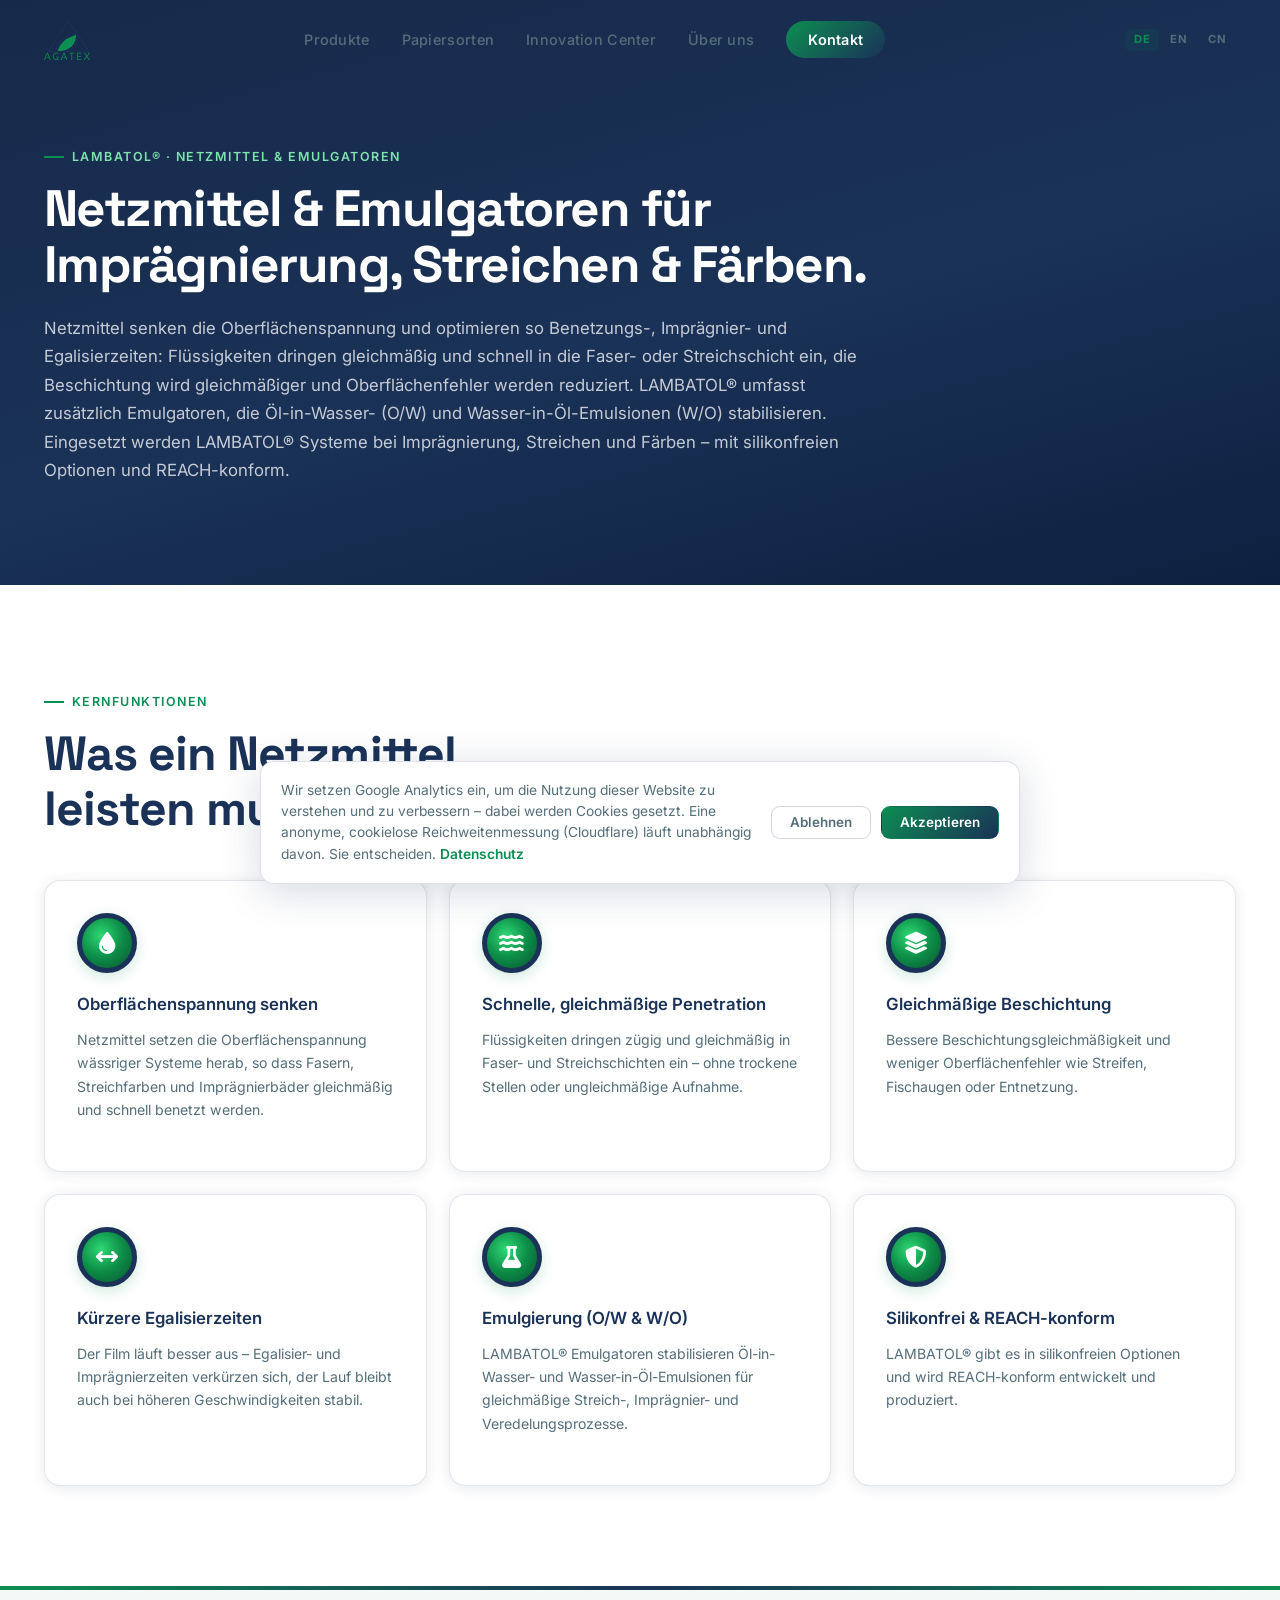
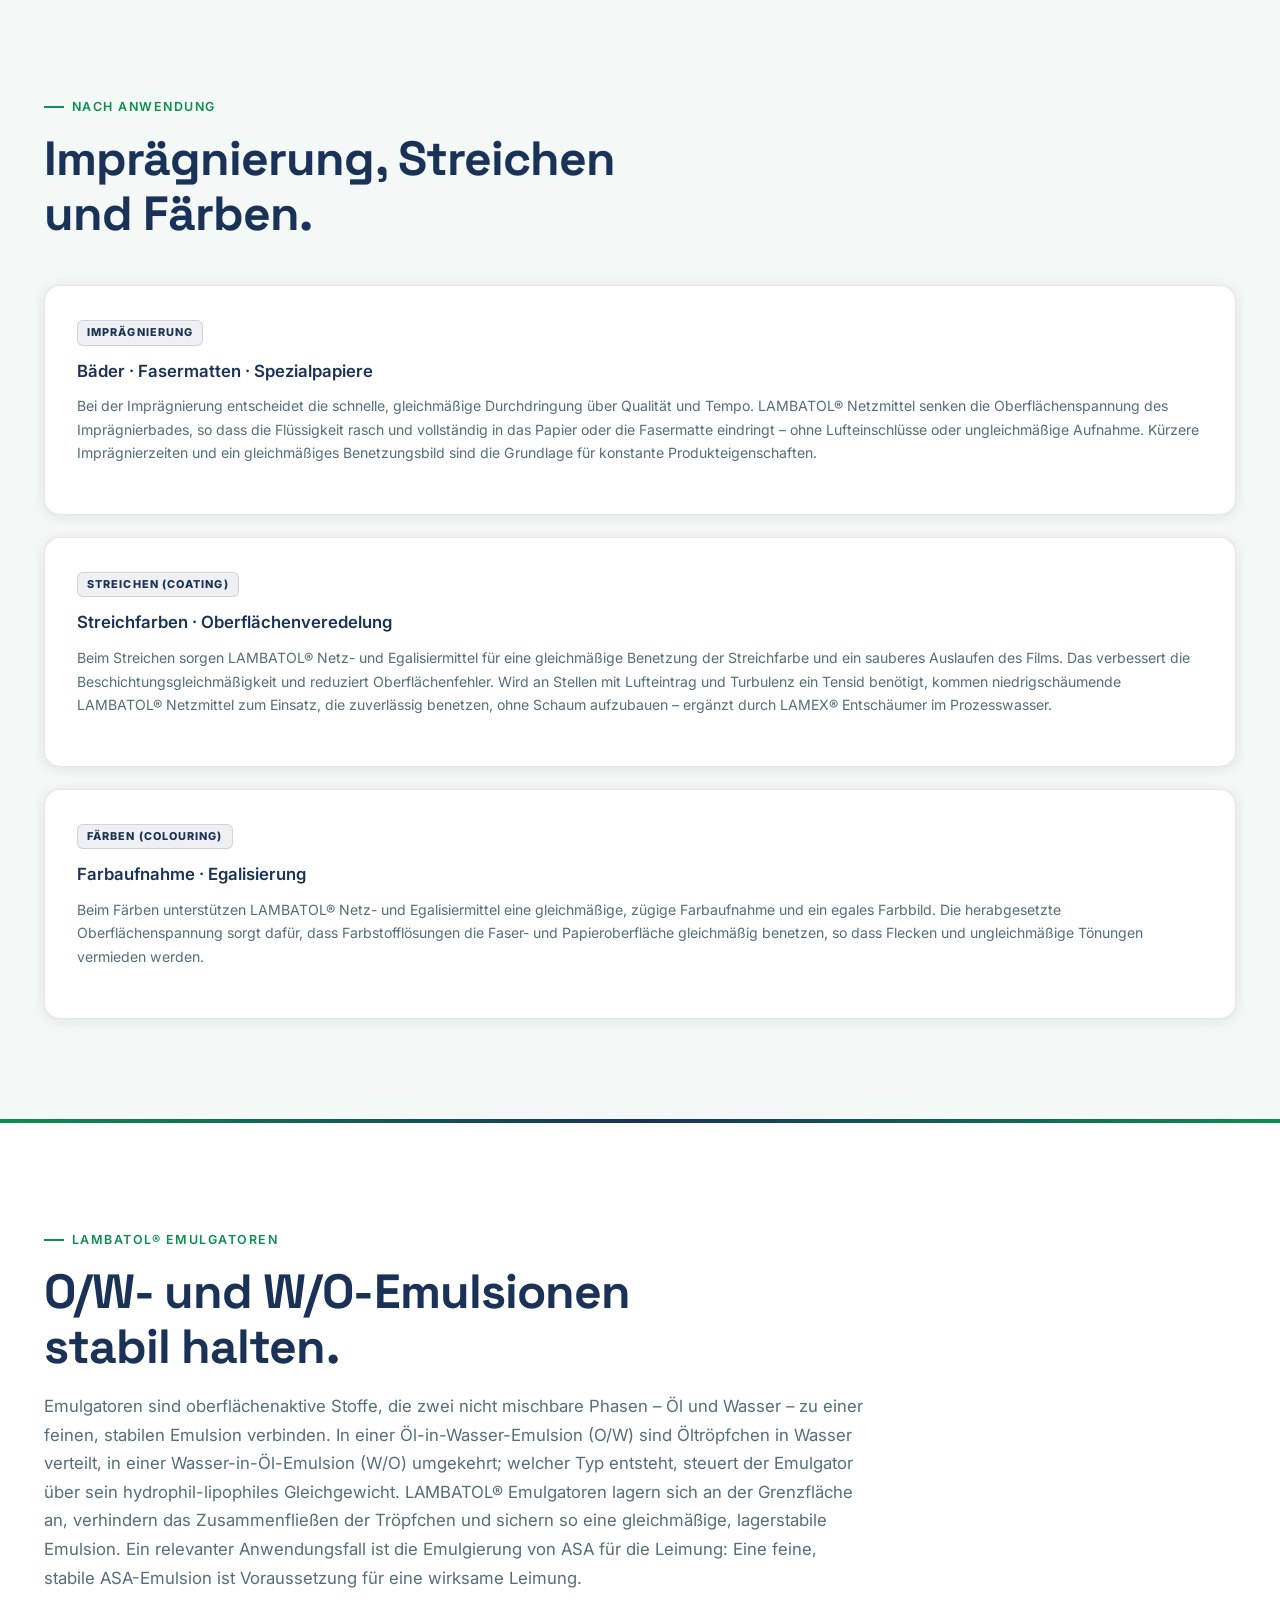
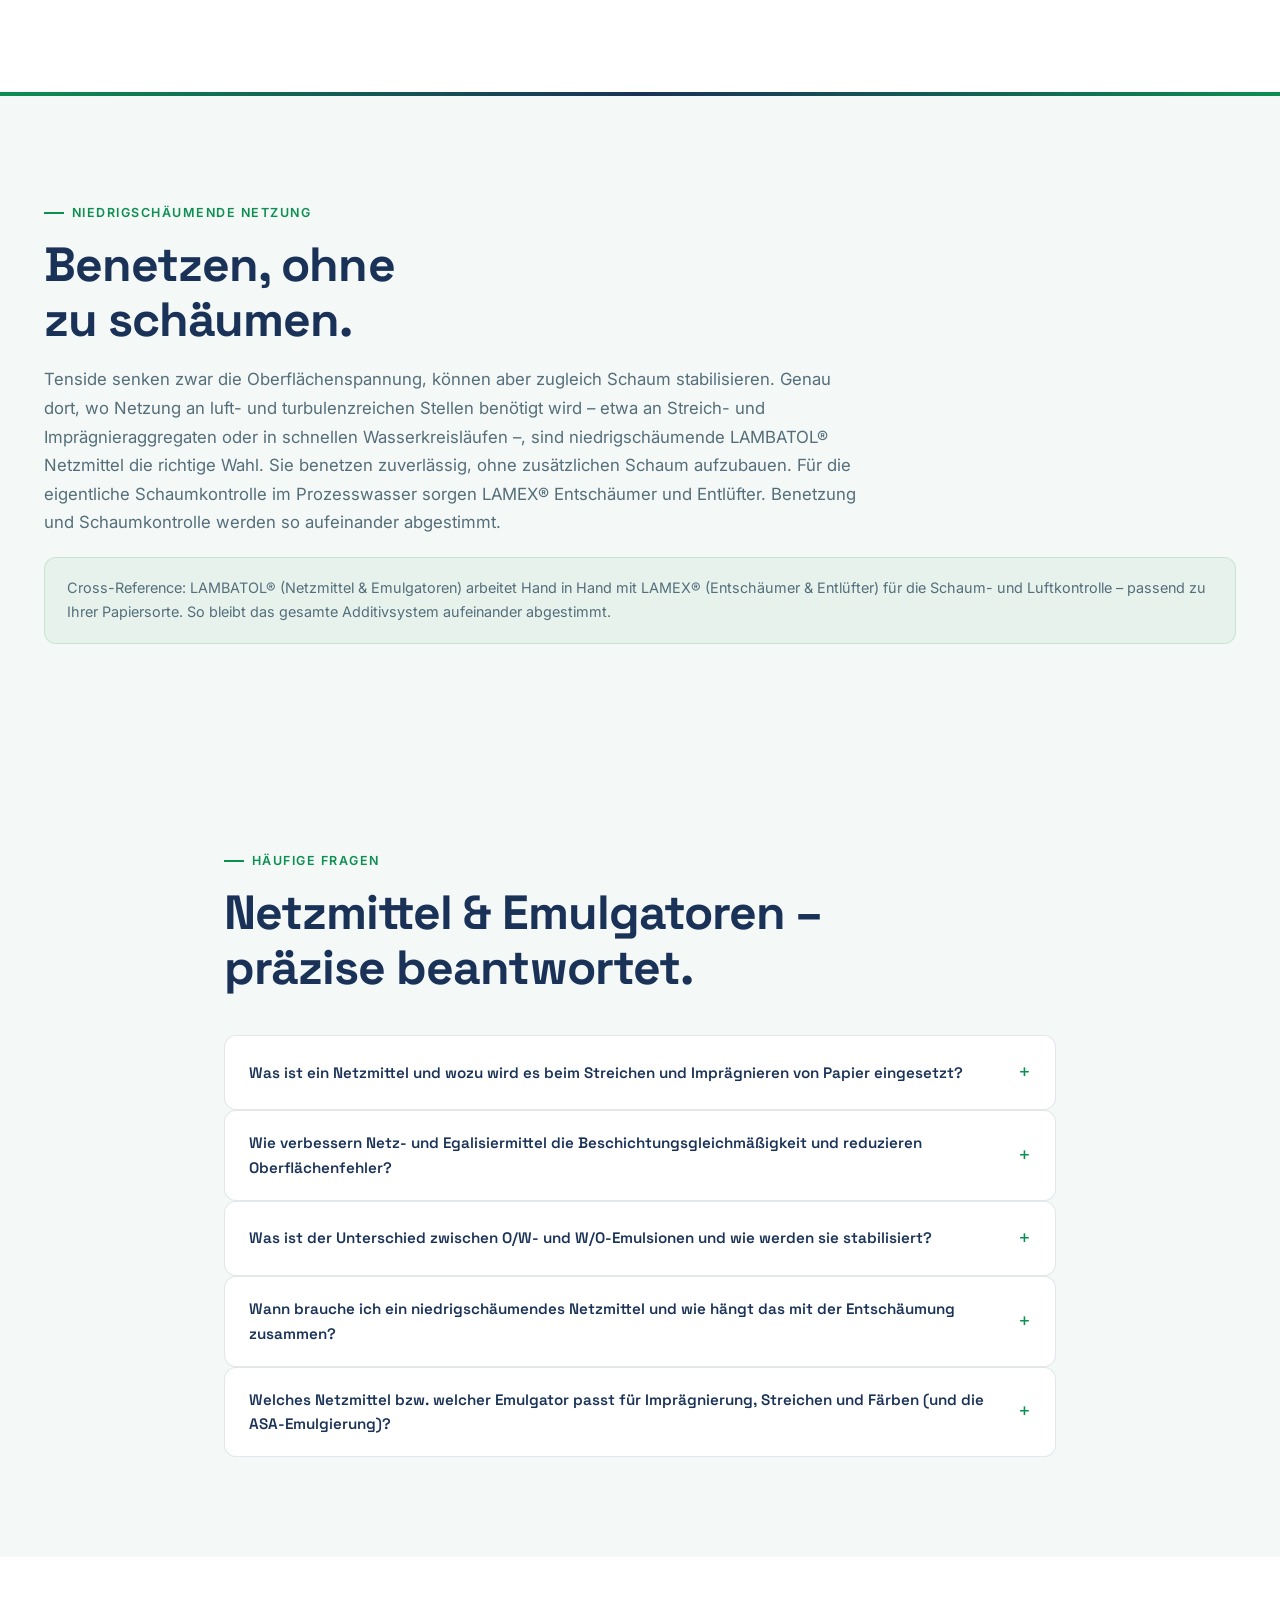
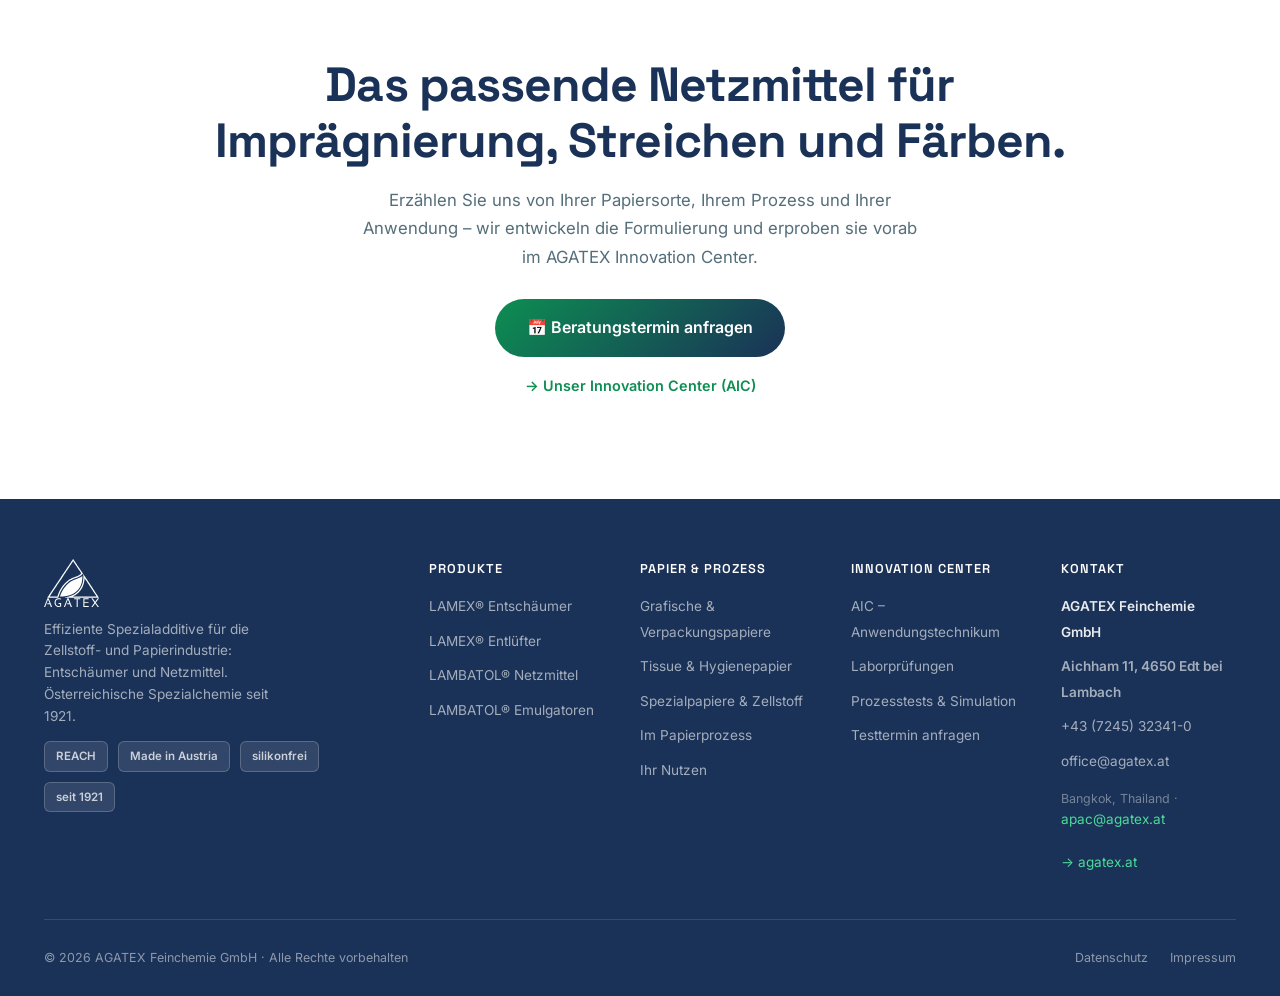
<file: wetting-agents.html>
<!DOCTYPE html>
<html lang="de">
<head>
  <meta charset="UTF-8">
  <meta name="viewport" content="width=device-width, initial-scale=1.0">

  <!-- ── SEO ── -->
  <title>Netzmittel &amp; Emulgatoren – LAMBATOL® | AGATEX Paper &amp; Pulp</title>
  <meta name="description" content="LAMBATOL® Netzmittel senken die Oberflächenspannung und optimieren Benetzungs-, Imprägnier- und Egalisierzeiten; Emulgatoren stabilisieren O/W- und W/O-Emulsionen. Für Imprägnierung, Streichen und Färben. Silikonfreie Optionen, REACH-konform.">
  <meta name="keywords" content="Netzmittel Papier, wetting agent paper, Egalisiermittel, leveling agent, Emulgatoren, emulsifier O/W W/O, Imprägnierung, Streichen, Färben, Benetzung, Oberflächenspannung, niedrigschäumend, low-foam wetting, ASA Emulgierung, ASA emulsification, silikonfrei, silicone-free, REACH, LAMBATOL, AGATEX Paper, 润湿剂, 乳化剂">
  <meta name="robots" content="index, follow, max-image-preview:large">
  <meta name="author" content="AGATEX Feinchemie GmbH">
  <link rel="canonical" href="https://www.agatex-pulpandpaper.com/wetting-agents.html">
  <link rel="alternate" hreflang="de" href="https://www.agatex-pulpandpaper.com/wetting-agents.html">
  <link rel="alternate" hreflang="en" href="https://www.agatex-pulpandpaper.com/wetting-agents.html?lang=en">
  <link rel="alternate" hreflang="zh-Hans" href="https://www.agatex-pulpandpaper.com/wetting-agents.html?lang=zh">
  <link rel="alternate" hreflang="x-default" href="https://www.agatex-pulpandpaper.com/wetting-agents.html">

  <meta property="og:type" content="article">
  <meta property="og:site_name" content="AGATEX Paper &amp; Pulp">
  <meta property="og:title" content="Netzmittel &amp; Emulgatoren – LAMBATOL®">
  <meta property="og:description" content="Netzmittel &amp; Emulgatoren für die Papierindustrie: Oberflächenspannung senken, Benetzung und Egalisierung optimieren, O/W- und W/O-Emulsionen stabilisieren. Für Imprägnierung, Streichen und Färben.">
  <meta property="og:url" content="https://www.agatex-pulpandpaper.com/wetting-agents.html">
  <meta property="og:image" content="https://www.agatex-pulpandpaper.com/og-paper.jpg">
  <meta name="twitter:card" content="summary">
  <meta name="twitter:title" content="Netzmittel &amp; Emulgatoren – LAMBATOL®">
  <meta name="twitter:image" content="https://www.agatex-pulpandpaper.com/og-paper.jpg">
  <meta name="theme-color" content="#0D8E52">
  <meta name="color-scheme" content="light">
  <link rel="alternate" type="text/plain" href="llms.txt" title="LLM-readable content (llms.txt)">

  <link rel="icon" href="/favicon.ico" sizes="any">
  <link rel="icon" type="image/svg+xml" href="/favicon.svg">
  <link rel="apple-touch-icon" href="/apple-touch-icon.png">
  <link rel="manifest" href="/site.webmanifest">
  <link rel="preconnect" href="https://fonts.googleapis.com">
  <link rel="preconnect" href="https://fonts.gstatic.com" crossorigin>
  <link rel="preconnect" href="https://cdnjs.cloudflare.com" crossorigin>
  <link rel="preload" href="https://fonts.googleapis.com/css2?family=Space+Grotesk:wght@700;800&family=Inter:wght@400;500;600&display=swap" as="style" onload="this.onload=null;this.rel='stylesheet'">
  <noscript><link rel="stylesheet" href="https://fonts.googleapis.com/css2?family=Space+Grotesk:wght@700;800&family=Inter:wght@400;500;600&display=swap"></noscript>
  <link rel="preload" href="https://cdnjs.cloudflare.com/ajax/libs/font-awesome/6.5.2/css/all.min.css" as="style" onload="this.onload=null;this.rel='stylesheet'" crossorigin="anonymous">
  <noscript><link rel="stylesheet" href="https://cdnjs.cloudflare.com/ajax/libs/font-awesome/6.5.2/css/all.min.css" crossorigin="anonymous"></noscript>

  <link rel="stylesheet" href="styles.css">

  <script type="application/ld+json">
  {
    "@context": "https://schema.org",
    "@graph": [
      {
        "@type": "Service",
        "name": "LAMBATOL® Wetting Agents & Emulsifiers",
        "serviceType": "Paper wetting agents, leveling agents and emulsifiers",
        "provider": { "@type": "Organization", "name": "AGATEX Feinchemie GmbH", "url": "https://www.agatex-pulpandpaper.com/" },
        "areaServed": "Worldwide",
        "description": "LAMBATOL® wetting agents lower surface tension to optimise wetting, impregnation and leveling times for even, fast penetration, more uniform coatings and fewer surface defects. LAMBATOL® emulsifiers stabilise oil-in-water (O/W) and water-in-oil (W/O) emulsions. Used in impregnation, coating and colouring, with silicone-free options and REACH-compliant.",
        "url": "https://www.agatex-pulpandpaper.com/wetting-agents.html"
      },
      {
        "@type": "BreadcrumbList",
        "itemListElement": [
          { "@type": "ListItem", "position": 1, "name": "Home", "item": "https://www.agatex-pulpandpaper.com/" },
          { "@type": "ListItem", "position": 2, "name": "Wetting Agents & Emulsifiers", "item": "https://www.agatex-pulpandpaper.com/wetting-agents.html" }
        ]
      },
      {
        "@type": "FAQPage",
        "inLanguage": "de",
        "mainEntity": [
          { "@type": "Question", "name": "Was ist ein Netzmittel und wozu wird es beim Streichen und Imprägnieren von Papier eingesetzt?", "acceptedAnswer": { "@type": "Answer", "text": "Ein Netzmittel (LAMBATOL®) ist ein oberflächenaktives Additiv, das die Oberflächenspannung wässriger Systeme herabsetzt. Dadurch benetzen Streichfarben, Imprägnierbäder und Prozessflüssigkeiten die Faser- oder Papieroberfläche schneller und gleichmäßiger und dringen zuverlässig ein. Das verkürzt Benetzungs-, Imprägnier- und Egalisierzeiten, verbessert die Gleichmäßigkeit der Beschichtung und reduziert Oberflächenfehler. LAMBATOL® gibt es in silikonfreien Optionen und wird REACH-konform entwickelt." } },
          { "@type": "Question", "name": "Wie verbessern Netz- und Egalisiermittel die Beschichtungsgleichmäßigkeit und reduzieren Oberflächenfehler?", "acceptedAnswer": { "@type": "Answer", "text": "Indem sie die Oberflächenspannung senken, sorgen LAMBATOL® Netz- und Egalisiermittel für eine schnelle, gleichmäßige Ausbreitung und Penetration der Flüssigkeit. Der Film läuft besser aus (Egalisierung), so dass Streifen, Fischaugen, Entnetzungsstellen und ähnliche Oberflächenfehler seltener auftreten und die Beschichtung gleichmäßiger wird. Kürzere Egalisierzeiten stabilisieren zudem den Lauf bei höheren Maschinengeschwindigkeiten." } },
          { "@type": "Question", "name": "Was ist der Unterschied zwischen O/W- und W/O-Emulsionen und wie werden sie stabilisiert?", "acceptedAnswer": { "@type": "Answer", "text": "In einer Öl-in-Wasser-Emulsion (O/W) sind feine Öltröpfchen in einer wässrigen Phase verteilt; in einer Wasser-in-Öl-Emulsion (W/O) ist es umgekehrt. Welcher Typ entsteht, hängt vom Emulgator und seinem hydrophil-lipophilen Gleichgewicht ab. LAMBATOL® Emulgatoren stabilisieren beide Typen, indem sie sich an der Grenzfläche anlagern, das Zusammenfließen der Tröpfchen verhindern und so eine feine, lagerstabile Emulsion sichern – die Grundlage für gleichmäßige Streich-, Imprägnier- und Veredelungsprozesse." } },
          { "@type": "Question", "name": "Wann brauche ich ein niedrigschäumendes Netzmittel und wie hängt das mit der Entschäumung zusammen?", "acceptedAnswer": { "@type": "Answer", "text": "Tenside senken die Oberflächenspannung – können aber zugleich Schaum stabilisieren. Wird Netzung an einer Stelle mit eingetragener Luft und hoher Turbulenz benötigt (etwa an Streich- und Imprägnieraggregaten oder in schnellen Kreisläufen), ist ein niedrigschäumendes LAMBATOL® Netzmittel die richtige Wahl: Es benetzt zuverlässig, ohne Schaum aufzubauen. Ergänzend steuern LAMEX® Entschäumer und Entlüfter den Schaum im Prozesswasser. So bleiben Benetzung und Schaumkontrolle im Gleichgewicht." } },
          { "@type": "Question", "name": "Welches Netzmittel bzw. welcher Emulgator passt für Imprägnierung, Streichen und Färben (und die ASA-Emulgierung)?", "acceptedAnswer": { "@type": "Answer", "text": "Die Auswahl richtet sich nach Anwendung und Prozess: Für die Imprägnierung stehen Netzmittel für schnelle, gleichmäßige Durchdringung im Vordergrund; beim Streichen zählen Egalisierung und gleichmäßige Benetzung der Streichfarbe, oft niedrigschäumend; beim Färben eine gleichmäßige Farbaufnahme. LAMBATOL® Emulgatoren unterstützen zudem die Emulgierung von ASA – eine feine, stabile ASA-Emulsion ist Voraussetzung für eine wirksame Leimung. Silikonfreie Optionen und REACH-konform. Die passende Formulierung stimmen wir im AGATEX Innovation Center auf Ihren Prozess ab." } }
        ]
      },
      {
        "@type": "FAQPage",
        "inLanguage": "en",
        "mainEntity": [
          { "@type": "Question", "name": "What is a wetting agent and why is it used in paper coating and impregnation?", "acceptedAnswer": { "@type": "Answer", "text": "A wetting agent (LAMBATOL®) is a surface-active additive that lowers the surface tension of aqueous systems. As a result, coating colours, impregnation baths and process liquids wet the fiber or paper surface faster and more evenly and penetrate reliably. This shortens wetting, impregnation and leveling times, improves coating uniformity and reduces surface defects. LAMBATOL® is available in silicone-free options and is developed REACH-compliant." } },
          { "@type": "Question", "name": "How do wetting and leveling agents improve coating uniformity and reduce surface defects?", "acceptedAnswer": { "@type": "Answer", "text": "By lowering surface tension, LAMBATOL® wetting and leveling agents ensure fast, even spreading and penetration of the liquid. The film flows out better (leveling), so streaks, fisheyes, de-wetting spots and similar surface defects occur less often and the coating becomes more uniform. Shorter leveling times additionally stabilise the run at higher machine speeds." } },
          { "@type": "Question", "name": "What is the difference between O/W and W/O emulsions and how are they stabilised?", "acceptedAnswer": { "@type": "Answer", "text": "In an oil-in-water emulsion (O/W), fine oil droplets are dispersed in an aqueous phase; in a water-in-oil emulsion (W/O) it is the reverse. Which type forms depends on the emulsifier and its hydrophilic-lipophilic balance. LAMBATOL® emulsifiers stabilise both types by adsorbing at the interface, preventing droplet coalescence and thereby securing a fine, storage-stable emulsion – the basis for uniform coating, impregnation and finishing processes." } },
          { "@type": "Question", "name": "When do I need a low-foam wetting agent, and how does it relate to defoaming?", "acceptedAnswer": { "@type": "Answer", "text": "Surfactants lower surface tension – but can also stabilise foam. Where wetting is needed at a point with entrained air and high turbulence (e.g. coating and impregnation units or fast loops), a low-foam LAMBATOL® wetting agent is the right choice: it wets reliably without building foam. Complementarily, LAMEX® defoamers and deaerators control foam in the process water. This keeps wetting and foam control in balance." } },
          { "@type": "Question", "name": "Which wetting agent or emulsifier suits impregnation vs coating vs colouring (and ASA emulsification)?", "acceptedAnswer": { "@type": "Answer", "text": "Selection depends on application and process: for impregnation, wetting agents for fast, even penetration are the priority; for coating, leveling and uniform wetting of the coating colour matter, often low-foam; for colouring, uniform dye pick-up. LAMBATOL® emulsifiers additionally support the emulsification of ASA – a fine, stable ASA emulsion is a prerequisite for effective sizing. Silicone-free options and REACH-compliant. We tune the right formulation to your process at the AGATEX Innovation Center." } }
        ]
      },
      {
        "@type": "FAQPage",
        "inLanguage": "zh",
        "mainEntity": [
          { "@type": "Question", "name": "什么是润湿剂？为什么在纸张涂布和浸渍中使用它？", "acceptedAnswer": { "@type": "Answer", "text": "润湿剂（LAMBATOL®）是一种表面活性助剂，可降低水性体系的表面张力。因此，涂料、浸渍液和工艺液体能更快、更均匀地润湿纤维或纸张表面并可靠渗透。这缩短了润湿、浸渍和流平时间，改善涂布均匀性并减少表面缺陷。LAMBATOL® 提供无硅选项，并按符合 REACH 的方式开发。" } },
          { "@type": "Question", "name": "润湿剂和流平剂如何改善涂布均匀性并减少表面缺陷？", "acceptedAnswer": { "@type": "Answer", "text": "通过降低表面张力，LAMBATOL® 润湿剂与流平剂使液体快速、均匀地铺展和渗透。膜层更好地流平，从而更少出现条痕、鱼眼、脱湿斑点等表面缺陷，涂布更均匀。更短的流平时间还能在更高的机速下稳定运行。" } },
          { "@type": "Question", "name": "O/W 与 W/O 乳液有什么区别？如何使其稳定？", "acceptedAnswer": { "@type": "Answer", "text": "在水包油乳液（O/W）中，细小油滴分散在水相中；在油包水乳液（W/O）中则相反。形成哪种类型取决于乳化剂及其亲水亲油平衡。LAMBATOL® 乳化剂通过吸附在界面上、防止液滴聚并来稳定这两种类型，从而获得细腻、储存稳定的乳液——这是均匀涂布、浸渍和整饰工艺的基础。" } },
          { "@type": "Question", "name": "什么时候需要低泡润湿剂？它与消泡有什么关系？", "acceptedAnswer": { "@type": "Answer", "text": "表面活性剂降低表面张力——但也可能稳定泡沫。若在夹带空气、湍流强烈的部位（例如涂布和浸渍装置或快速循环）需要润湿，低泡 LAMBATOL® 润湿剂是正确选择：它可靠润湿而不产生泡沫。作为补充，LAMEX® 消泡剂和脱气剂控制工艺水中的泡沫。这样润湿与泡沫控制保持平衡。" } },
          { "@type": "Question", "name": "浸渍、涂布与着色（以及 ASA 乳化）应分别选择哪种润湿剂或乳化剂？", "acceptedAnswer": { "@type": "Answer", "text": "选型取决于应用和工艺：浸渍侧重快速、均匀渗透的润湿剂；涂布注重流平和涂料的均匀润湿，通常为低泡；着色需要均匀的上色。LAMBATOL® 乳化剂还支持 ASA 的乳化——细腻、稳定的 ASA 乳液是有效施胶的前提。提供无硅选项且符合 REACH。我们会在 AGATEX 创新中心根据您的工艺调配合适的配方。" } }
        ]
      }
    ]
  }
  </script>
  <script defer src="analytics.js"></script>
</head>
<body>

<!-- NAV -->
<nav id="navbar">
  <div class="nav-inner">
    <a href="index.html" class="logo"><img src="Logo_AGATEX.svg" alt="AGATEX Paper & Pulp"><span>AGATEX <strong>Paper &amp; Pulp</strong></span></a>
    <ul class="nav-links">
      <li><a href="index.html#produkte" data-i18n="nav.solutions">Produkte</a></li>
      <li><a href="paper-grades.html" data-i18n="nav.grades">Papiersorten</a></li>
      <li><a href="index.html#aic" data-i18n="nav.aic">Innovation Center</a></li>
      <li><a href="index.html#warum-agatex" data-i18n="nav.about">Über uns</a></li>
      <li><a href="index.html#kontakt" class="nav-cta" data-i18n="nav.book">Kontakt</a></li>
    </ul>
    <div class="lang-switcher">
      <button class="lang-btn active" data-lang="de" onclick="setLanguage('de')">DE</button>
      <button class="lang-btn" data-lang="en" onclick="setLanguage('en')">EN</button>
      <button class="lang-btn" data-lang="zh" onclick="setLanguage('zh')">CN</button>
    </div>
    <button class="menu-btn" id="menuBtn" aria-label="Menü öffnen"><span></span><span></span><span></span></button>
  </div>
</nav>

<div class="mobile-nav" id="mobileNav">
  <button class="close-btn" id="closeMenu">✕</button>
  <a href="index.html#produkte" onclick="closeMob()" data-i18n="nav.solutions">Produkte</a>
  <a href="paper-grades.html" onclick="closeMob()" data-i18n="nav.grades">Papiersorten</a>
  <a href="index.html#aic" onclick="closeMob()" data-i18n="nav.aic">Innovation Center</a>
  <a href="index.html#warum-agatex" onclick="closeMob()" data-i18n="nav.about">Über uns</a>
  <a href="index.html#kontakt" onclick="closeMob()" style="background:linear-gradient(135deg,var(--green),var(--blue));color:#fff;padding:14px 32px;border-radius:100px;" data-i18n="nav.book">Kontakt</a>
  <div class="mob-lang-row">
    <button class="lang-btn active" data-lang="de" onclick="setLanguage('de')">DE</button>
    <button class="lang-btn" data-lang="en" onclick="setLanguage('en')">EN</button>
    <button class="lang-btn" data-lang="zh" onclick="setLanguage('zh')">CN</button>
  </div>
</div>

<!-- SUBPAGE HERO -->
<section class="section" style="padding-top:140px;background:linear-gradient(165deg,#16294a 0%,#1A3257 55%,#0d2040 100%);">
  <div class="container">
    <div class="sec-label reveal" style="color:#7fe3ad;" data-i18n="wa.eyebrow">LAMBATOL® · Netzmittel &amp; Emulgatoren</div>
    <h1 class="reveal" style="color:#fff;font-size:clamp(2rem,4.5vw,3.2rem);font-weight:800;letter-spacing:-.03em;line-height:1.1;margin-bottom:20px;" data-i18n="wa.h1">Netzmittel &amp; Emulgatoren für<br>Imprägnierung, Streichen &amp; Färben.</h1>
    <p class="reveal" style="color:rgba(255,255,255,.75);max-width:820px;font-size:1.05rem;line-height:1.7;" data-i18n="wa.lead">Netzmittel senken die Oberflächenspannung und optimieren so Benetzungs-, Imprägnier- und Egalisierzeiten: Flüssigkeiten dringen gleichmäßig und schnell in die Faser- oder Streichschicht ein, die Beschichtung wird gleichmäßiger und Oberflächenfehler werden reduziert. LAMBATOL® umfasst zusätzlich Emulgatoren, die Öl-in-Wasser- (O/W) und Wasser-in-Öl-Emulsionen (W/O) stabilisieren. Eingesetzt werden LAMBATOL® Systeme bei Imprägnierung, Streichen und Färben – mit silikonfreien Optionen und REACH-konform.</p>
  </div>
</section>

<!-- CORE FUNCTIONS -->
<section class="section">
  <div class="container">
    <div class="sec-label reveal" data-i18n="wa.func.label">Kernfunktionen</div>
    <h2 class="sec-title reveal" data-i18n="wa.func.h2">Was ein Netzmittel<br>leisten muss.</h2>
    <div class="sol-grid" style="margin-top:44px;">
      <div class="sol-card reveal d1"><div class="sol-icon"><i class="fa-solid fa-droplet"></i></div><div class="sol-title" data-i18n="wa.f1.t">Oberflächenspannung senken</div><div class="sol-desc" data-i18n="wa.f1.d">Netzmittel setzen die Oberflächenspannung wässriger Systeme herab, so dass Fasern, Streichfarben und Imprägnierbäder gleichmäßig und schnell benetzt werden.</div></div>
      <div class="sol-card reveal d2"><div class="sol-icon"><i class="fa-solid fa-water"></i></div><div class="sol-title" data-i18n="wa.f2.t">Schnelle, gleichmäßige Penetration</div><div class="sol-desc" data-i18n="wa.f2.d">Flüssigkeiten dringen zügig und gleichmäßig in Faser- und Streichschichten ein – ohne trockene Stellen oder ungleichmäßige Aufnahme.</div></div>
      <div class="sol-card reveal d3"><div class="sol-icon"><i class="fa-solid fa-layer-group"></i></div><div class="sol-title" data-i18n="wa.f3.t">Gleichmäßige Beschichtung</div><div class="sol-desc" data-i18n="wa.f3.d">Bessere Beschichtungsgleichmäßigkeit und weniger Oberflächenfehler wie Streifen, Fischaugen oder Entnetzung.</div></div>
      <div class="sol-card reveal d4"><div class="sol-icon"><i class="fa-solid fa-arrows-left-right"></i></div><div class="sol-title" data-i18n="wa.f4.t">Kürzere Egalisierzeiten</div><div class="sol-desc" data-i18n="wa.f4.d">Der Film läuft besser aus – Egalisier- und Imprägnierzeiten verkürzen sich, der Lauf bleibt auch bei höheren Geschwindigkeiten stabil.</div></div>
      <div class="sol-card reveal d5"><div class="sol-icon"><i class="fa-solid fa-flask"></i></div><div class="sol-title" data-i18n="wa.f5.t">Emulgierung (O/W &amp; W/O)</div><div class="sol-desc" data-i18n="wa.f5.d">LAMBATOL® Emulgatoren stabilisieren Öl-in-Wasser- und Wasser-in-Öl-Emulsionen für gleichmäßige Streich-, Imprägnier- und Veredelungsprozesse.</div></div>
      <div class="sol-card reveal d1"><div class="sol-icon"><i class="fa-solid fa-shield-halved"></i></div><div class="sol-title" data-i18n="wa.f6.t">Silikonfrei &amp; REACH-konform</div><div class="sol-desc" data-i18n="wa.f6.d">LAMBATOL® gibt es in silikonfreien Optionen und wird REACH-konform entwickelt und produziert.</div></div>
    </div>
  </div>
</section>

<div class="section-divider"></div>

<!-- BY APPLICATION -->
<section class="section" id="anwendungen" style="background:var(--bg2);">
  <div class="container">
    <div class="sec-label reveal" data-i18n="wa.app.label">Nach Anwendung</div>
    <h2 class="sec-title reveal" data-i18n="wa.app.h2">Imprägnierung, Streichen<br>und Färben.</h2>

    <div style="display:flex;flex-direction:column;gap:22px;margin-top:44px;">
      <div class="sol-card reveal d1">
        <div class="sol-brand">Imprägnierung</div>
        <div class="sol-title" style="margin-bottom:10px;">Bäder · Fasermatten · Spezialpapiere</div>
        <p class="sol-desc" data-i18n="wa.imp.p">Bei der Imprägnierung entscheidet die schnelle, gleichmäßige Durchdringung über Qualität und Tempo. LAMBATOL® Netzmittel senken die Oberflächenspannung des Imprägnierbades, so dass die Flüssigkeit rasch und vollständig in das Papier oder die Fasermatte eindringt – ohne Lufteinschlüsse oder ungleichmäßige Aufnahme. Kürzere Imprägnierzeiten und ein gleichmäßiges Benetzungsbild sind die Grundlage für konstante Produkteigenschaften.</p>
      </div>
      <div class="sol-card reveal d2">
        <div class="sol-brand">Streichen (Coating)</div>
        <div class="sol-title" style="margin-bottom:10px;">Streichfarben · Oberflächenveredelung</div>
        <p class="sol-desc" data-i18n="wa.coat.p">Beim Streichen sorgen LAMBATOL® Netz- und Egalisiermittel für eine gleichmäßige Benetzung der Streichfarbe und ein sauberes Auslaufen des Films. Das verbessert die Beschichtungsgleichmäßigkeit und reduziert Oberflächenfehler. Wird an Stellen mit Lufteintrag und Turbulenz ein Tensid benötigt, kommen niedrigschäumende LAMBATOL® Netzmittel zum Einsatz, die zuverlässig benetzen, ohne Schaum aufzubauen – ergänzt durch LAMEX® Entschäumer im Prozesswasser.</p>
      </div>
      <div class="sol-card reveal d3">
        <div class="sol-brand">Färben (Colouring)</div>
        <div class="sol-title" style="margin-bottom:10px;">Farbaufnahme · Egalisierung</div>
        <p class="sol-desc" data-i18n="wa.col.p">Beim Färben unterstützen LAMBATOL® Netz- und Egalisiermittel eine gleichmäßige, zügige Farbaufnahme und ein egales Farbbild. Die herabgesetzte Oberflächenspannung sorgt dafür, dass Farbstofflösungen die Faser- und Papieroberfläche gleichmäßig benetzen, so dass Flecken und ungleichmäßige Tönungen vermieden werden.</p>
      </div>
    </div>
  </div>
</section>

<div class="section-divider"></div>

<!-- EMULSIFIERS -->
<section class="section">
  <div class="container">
    <div class="sec-label reveal" data-i18n="wa.emul.label">LAMBATOL® Emulgatoren</div>
    <h2 class="sec-title reveal" data-i18n="wa.emul.h2">O/W- und W/O-Emulsionen<br>stabil halten.</h2>
    <p class="sec-sub reveal" style="max-width:820px;" data-i18n="wa.emul.p">Emulgatoren sind oberflächenaktive Stoffe, die zwei nicht mischbare Phasen – Öl und Wasser – zu einer feinen, stabilen Emulsion verbinden. In einer Öl-in-Wasser-Emulsion (O/W) sind Öltröpfchen in Wasser verteilt, in einer Wasser-in-Öl-Emulsion (W/O) umgekehrt; welcher Typ entsteht, steuert der Emulgator über sein hydrophil-lipophiles Gleichgewicht. LAMBATOL® Emulgatoren lagern sich an der Grenzfläche an, verhindern das Zusammenfließen der Tröpfchen und sichern so eine gleichmäßige, lagerstabile Emulsion. Ein relevanter Anwendungsfall ist die Emulgierung von ASA für die Leimung: Eine feine, stabile ASA-Emulsion ist Voraussetzung für eine wirksame Leimung.</p>
  </div>
</section>

<div class="section-divider"></div>

<!-- LOW-FOAM WETTING -->
<section class="section" style="background:var(--bg2);">
  <div class="container">
    <div class="sec-label reveal" data-i18n="wa.foam.label">Niedrigschäumende Netzung</div>
    <h2 class="sec-title reveal" data-i18n="wa.foam.h2">Benetzen, ohne<br>zu schäumen.</h2>
    <p class="sec-sub reveal" style="max-width:820px;" data-i18n="wa.foam.p">Tenside senken zwar die Oberflächenspannung, können aber zugleich Schaum stabilisieren. Genau dort, wo Netzung an luft- und turbulenzreichen Stellen benötigt wird – etwa an Streich- und Imprägnieraggregaten oder in schnellen Wasserkreisläufen –, sind niedrigschäumende LAMBATOL® Netzmittel die richtige Wahl. Sie benetzen zuverlässig, ohne zusätzlichen Schaum aufzubauen. Für die eigentliche Schaumkontrolle im Prozesswasser sorgen LAMEX® Entschäumer und Entlüfter. Benetzung und Schaumkontrolle werden so aufeinander abgestimmt.</p>
    <div class="info-note reveal" style="margin-top:20px;background:rgba(13,142,82,0.05);border:1px solid rgba(13,142,82,0.15);border-radius:12px;padding:18px 22px;font-size:.9rem;color:var(--muted);line-height:1.7;" data-i18n="wa.foam.note">Cross-Reference: LAMBATOL® (Netzmittel &amp; Emulgatoren) arbeitet Hand in Hand mit LAMEX® (Entschäumer &amp; Entlüfter) für die Schaum- und Luftkontrolle – passend zu Ihrer Papiersorte. So bleibt das gesamte Additivsystem aufeinander abgestimmt.</div>
  </div>
</section>

<!-- FAQ -->
<section class="section" id="faq" style="background:#f4f8f6;">
  <div class="container" style="max-width:880px;">
    <div class="sec-label reveal" data-i18n="wa.faq.label">Häufige Fragen</div>
    <h2 class="sec-title reveal" data-i18n="wa.faq.h2">Netzmittel &amp; Emulgatoren –<br>präzise beantwortet.</h2>
    <div style="margin-top:40px;">
      <details class="faq-item reveal d1">
        <summary class="faq-q" data-i18n="wa.faq.q1">Was ist ein Netzmittel und wozu wird es beim Streichen und Imprägnieren von Papier eingesetzt?</summary>
        <div class="faq-a" data-i18n="wa.faq.a1">Ein Netzmittel (LAMBATOL®) ist ein oberflächenaktives Additiv, das die Oberflächenspannung wässriger Systeme herabsetzt. Dadurch benetzen Streichfarben, Imprägnierbäder und Prozessflüssigkeiten die Faser- oder Papieroberfläche schneller und gleichmäßiger und dringen zuverlässig ein. Das verkürzt Benetzungs-, Imprägnier- und Egalisierzeiten, verbessert die Gleichmäßigkeit der Beschichtung und reduziert Oberflächenfehler. LAMBATOL® gibt es in silikonfreien Optionen und wird REACH-konform entwickelt.</div>
      </details>
      <details class="faq-item reveal d2">
        <summary class="faq-q" data-i18n="wa.faq.q2">Wie verbessern Netz- und Egalisiermittel die Beschichtungsgleichmäßigkeit und reduzieren Oberflächenfehler?</summary>
        <div class="faq-a" data-i18n="wa.faq.a2">Indem sie die Oberflächenspannung senken, sorgen LAMBATOL® Netz- und Egalisiermittel für eine schnelle, gleichmäßige Ausbreitung und Penetration der Flüssigkeit. Der Film läuft besser aus (Egalisierung), so dass Streifen, Fischaugen, Entnetzungsstellen und ähnliche Oberflächenfehler seltener auftreten und die Beschichtung gleichmäßiger wird. Kürzere Egalisierzeiten stabilisieren zudem den Lauf bei höheren Maschinengeschwindigkeiten.</div>
      </details>
      <details class="faq-item reveal d3">
        <summary class="faq-q" data-i18n="wa.faq.q3">Was ist der Unterschied zwischen O/W- und W/O-Emulsionen und wie werden sie stabilisiert?</summary>
        <div class="faq-a" data-i18n="wa.faq.a3">In einer Öl-in-Wasser-Emulsion (O/W) sind feine Öltröpfchen in einer wässrigen Phase verteilt; in einer Wasser-in-Öl-Emulsion (W/O) ist es umgekehrt. Welcher Typ entsteht, hängt vom Emulgator und seinem hydrophil-lipophilen Gleichgewicht ab. LAMBATOL® Emulgatoren stabilisieren beide Typen, indem sie sich an der Grenzfläche anlagern, das Zusammenfließen der Tröpfchen verhindern und so eine feine, lagerstabile Emulsion sichern – die Grundlage für gleichmäßige Streich-, Imprägnier- und Veredelungsprozesse.</div>
      </details>
      <details class="faq-item reveal d4">
        <summary class="faq-q" data-i18n="wa.faq.q4">Wann brauche ich ein niedrigschäumendes Netzmittel und wie hängt das mit der Entschäumung zusammen?</summary>
        <div class="faq-a" data-i18n="wa.faq.a4">Tenside senken die Oberflächenspannung – können aber zugleich Schaum stabilisieren. Wird Netzung an einer Stelle mit eingetragener Luft und hoher Turbulenz benötigt (etwa an Streich- und Imprägnieraggregaten oder in schnellen Kreisläufen), ist ein niedrigschäumendes LAMBATOL® Netzmittel die richtige Wahl: Es benetzt zuverlässig, ohne Schaum aufzubauen. Ergänzend steuern LAMEX® Entschäumer und Entlüfter den Schaum im Prozesswasser. So bleiben Benetzung und Schaumkontrolle im Gleichgewicht.</div>
      </details>
      <details class="faq-item reveal d5">
        <summary class="faq-q" data-i18n="wa.faq.q5">Welches Netzmittel bzw. welcher Emulgator passt für Imprägnierung, Streichen und Färben (und die ASA-Emulgierung)?</summary>
        <div class="faq-a" data-i18n="wa.faq.a5">Die Auswahl richtet sich nach Anwendung und Prozess: Für die Imprägnierung stehen Netzmittel für schnelle, gleichmäßige Durchdringung im Vordergrund; beim Streichen zählen Egalisierung und gleichmäßige Benetzung der Streichfarbe, oft niedrigschäumend; beim Färben eine gleichmäßige Farbaufnahme. LAMBATOL® Emulgatoren unterstützen zudem die Emulgierung von ASA – eine feine, stabile ASA-Emulsion ist Voraussetzung für eine wirksame Leimung. Silikonfreie Optionen und REACH-konform. Die passende Formulierung stimmen wir im AGATEX Innovation Center auf Ihren Prozess ab.</div>
      </details>
    </div>
  </div>
</section>

<!-- CTA -->
<section class="section">
  <div class="container" style="text-align:center;">
    <h2 class="sec-title reveal" style="text-align:center;" data-i18n="wa.cta.h2">Das passende Netzmittel für<br>Imprägnierung, Streichen und Färben.</h2>
    <p class="sec-sub reveal" style="margin:0 auto 28px;text-align:center;" data-i18n="wa.cta.p">Erzählen Sie uns von Ihrer Papiersorte, Ihrem Prozess und Ihrer Anwendung – wir entwickeln die Formulierung und erproben sie vorab im AGATEX Innovation Center.</p>
    <a href="index.html#kontakt" class="btn-primary reveal" data-i18n="wa.cta.btn">📅 Beratungstermin anfragen</a>
    <div style="margin-top:16px;" class="reveal"><a href="index.html#aic" style="color:var(--green);font-weight:600;font-size:.9rem;" data-i18n="wa.cta.aic">→ Unser Innovation Center (AIC)</a></div>
  </div>
</section>

<!-- FOOTER -->
<footer>
  <div class="container">
    <div class="footer-grid">
      <div class="footer-brand">
        <div class="footer-logo"><img src="Logo_AGATEX_weiss.svg" alt="AGATEX Paper & Pulp"><span>AGATEX Paper &amp; Pulp</span></div>
        <p data-i18n="footer.tagline">Effiziente Spezialadditive für die Zellstoff- und Papierindustrie: Entschäumer und Netzmittel. Österreichische Spezialchemie seit 1921.</p>
        <div class="cert-row">
          <span class="cert-badge">REACH</span>
          <span class="cert-badge">Made in Austria</span>
          <span class="cert-badge">silikonfrei</span>
          <span class="cert-badge">seit 1921</span>
        </div>
      </div>
      <div>
        <div class="f-head" data-i18n="footer.nav_solutions">Produkte</div>
        <ul class="f-links">
          <li><a href="defoamers.html">LAMEX® Entschäumer</a></li>
          <li><a href="defoamers.html">LAMEX® Entlüfter</a></li>
          <li><a href="wetting-agents.html">LAMBATOL® Netzmittel</a></li>
          <li><a href="wetting-agents.html">LAMBATOL® Emulgatoren</a></li>
        </ul>
      </div>
      <div>
        <div class="f-head" data-i18n="footer.nav_industries">Papier &amp; Prozess</div>
        <ul class="f-links">
          <li><a href="paper-grades.html">Grafische &amp; Verpackungspapiere</a></li>
          <li><a href="paper-grades.html">Tissue &amp; Hygienepapier</a></li>
          <li><a href="paper-grades.html">Spezialpapiere &amp; Zellstoff</a></li>
          <li><a href="index.html#anwendungen">Im Papierprozess</a></li>
          <li><a href="index.html#nutzen">Ihr Nutzen</a></li>
        </ul>
      </div>
      <div>
        <div class="f-head" data-i18n="footer.nav_aic">Innovation Center</div>
        <ul class="f-links">
          <li><a href="index.html#aic">AIC – Anwendungstechnikum</a></li>
          <li><a href="index.html#aic">Laborprüfungen</a></li>
          <li><a href="index.html#aic">Prozesstests &amp; Simulation</a></li>
          <li><a href="index.html#kontakt">Testtermin anfragen</a></li>
        </ul>
      </div>
      <div>
        <div class="f-head" data-i18n="footer.nav_contact">Kontakt</div>
        <ul class="f-links">
          <li><span>AGATEX Feinchemie GmbH</span></li>
          <li><span style="color:rgba(255,255,255,.6);">Aichham 11, 4650 Edt bei Lambach</span></li>
          <li><a href="tel:+43724532341">+43 (7245) 32341-0</a></li>
          <li><a href="mailto:office@agatex.at">office@agatex.at</a></li>
          <li style="margin-top:6px;font-size:.78rem;color:rgba(255,255,255,.4);">Bangkok, Thailand · <a href="mailto:apac@agatex.at" style="color:#4ed99a;">apac@agatex.at</a></li>
          <li style="margin-top:10px;"><a href="https://www.agatex.at" target="_blank" style="color:#4ed99a;">→ agatex.at</a></li>
        </ul>
      </div>
    </div>
    <div class="footer-bottom">
      <p data-i18n="footer.rights">© 2026 AGATEX Feinchemie GmbH · Alle Rechte vorbehalten</p>
      <div class="footer-legal">
        <a href="datenschutz.html" data-i18n="footer.privacy">Datenschutz</a>
        <a href="impressum.html" data-i18n="footer.imprint">Impressum</a>
      </div>
    </div>
  </div>
</footer>

<script>
// ── I18N ──
const TRANSLATIONS = {
  de: {
    'nav.solutions':'Produkte','nav.grades':'Papiersorten','nav.aic':'Innovation Center','nav.about':'Über uns','nav.book':'Kontakt',
    'footer.tagline':'Effiziente Spezialadditive für die Zellstoff- und Papierindustrie: Entschäumer und Netzmittel. Österreichische Spezialchemie seit 1921.',
    'footer.nav_solutions':'Produkte','footer.nav_industries':'Papier & Prozess','footer.nav_aic':'Innovation Center','footer.nav_contact':'Kontakt',
    'footer.rights':'© 2026 AGATEX Feinchemie GmbH · Alle Rechte vorbehalten','footer.privacy':'Datenschutz','footer.imprint':'Impressum',
    'wa.eyebrow':'LAMBATOL® · Netzmittel & Emulgatoren',
    'wa.h1':'Netzmittel & Emulgatoren für<br>Imprägnierung, Streichen & Färben.',
    'wa.lead':'Netzmittel senken die Oberflächenspannung und optimieren so Benetzungs-, Imprägnier- und Egalisierzeiten: Flüssigkeiten dringen gleichmäßig und schnell in die Faser- oder Streichschicht ein, die Beschichtung wird gleichmäßiger und Oberflächenfehler werden reduziert. LAMBATOL® umfasst zusätzlich Emulgatoren, die Öl-in-Wasser- (O/W) und Wasser-in-Öl-Emulsionen (W/O) stabilisieren. Eingesetzt werden LAMBATOL® Systeme bei Imprägnierung, Streichen und Färben – mit silikonfreien Optionen und REACH-konform.',
    'wa.func.label':'Kernfunktionen','wa.func.h2':'Was ein Netzmittel<br>leisten muss.',
    'wa.f1.t':'Oberflächenspannung senken','wa.f1.d':'Netzmittel setzen die Oberflächenspannung wässriger Systeme herab, so dass Fasern, Streichfarben und Imprägnierbäder gleichmäßig und schnell benetzt werden.',
    'wa.f2.t':'Schnelle, gleichmäßige Penetration','wa.f2.d':'Flüssigkeiten dringen zügig und gleichmäßig in Faser- und Streichschichten ein – ohne trockene Stellen oder ungleichmäßige Aufnahme.',
    'wa.f3.t':'Gleichmäßige Beschichtung','wa.f3.d':'Bessere Beschichtungsgleichmäßigkeit und weniger Oberflächenfehler wie Streifen, Fischaugen oder Entnetzung.',
    'wa.f4.t':'Kürzere Egalisierzeiten','wa.f4.d':'Der Film läuft besser aus – Egalisier- und Imprägnierzeiten verkürzen sich, der Lauf bleibt auch bei höheren Geschwindigkeiten stabil.',
    'wa.f5.t':'Emulgierung (O/W & W/O)','wa.f5.d':'LAMBATOL® Emulgatoren stabilisieren Öl-in-Wasser- und Wasser-in-Öl-Emulsionen für gleichmäßige Streich-, Imprägnier- und Veredelungsprozesse.',
    'wa.f6.t':'Silikonfrei & REACH-konform','wa.f6.d':'LAMBATOL® gibt es in silikonfreien Optionen und wird REACH-konform entwickelt und produziert.',
    'wa.app.label':'Nach Anwendung','wa.app.h2':'Imprägnierung, Streichen<br>und Färben.',
    'wa.imp.p':'Bei der Imprägnierung entscheidet die schnelle, gleichmäßige Durchdringung über Qualität und Tempo. LAMBATOL® Netzmittel senken die Oberflächenspannung des Imprägnierbades, so dass die Flüssigkeit rasch und vollständig in das Papier oder die Fasermatte eindringt – ohne Lufteinschlüsse oder ungleichmäßige Aufnahme. Kürzere Imprägnierzeiten und ein gleichmäßiges Benetzungsbild sind die Grundlage für konstante Produkteigenschaften.',
    'wa.coat.p':'Beim Streichen sorgen LAMBATOL® Netz- und Egalisiermittel für eine gleichmäßige Benetzung der Streichfarbe und ein sauberes Auslaufen des Films. Das verbessert die Beschichtungsgleichmäßigkeit und reduziert Oberflächenfehler. Wird an Stellen mit Lufteintrag und Turbulenz ein Tensid benötigt, kommen niedrigschäumende LAMBATOL® Netzmittel zum Einsatz, die zuverlässig benetzen, ohne Schaum aufzubauen – ergänzt durch LAMEX® Entschäumer im Prozesswasser.',
    'wa.col.p':'Beim Färben unterstützen LAMBATOL® Netz- und Egalisiermittel eine gleichmäßige, zügige Farbaufnahme und ein egales Farbbild. Die herabgesetzte Oberflächenspannung sorgt dafür, dass Farbstofflösungen die Faser- und Papieroberfläche gleichmäßig benetzen, so dass Flecken und ungleichmäßige Tönungen vermieden werden.',
    'wa.emul.label':'LAMBATOL® Emulgatoren','wa.emul.h2':'O/W- und W/O-Emulsionen<br>stabil halten.',
    'wa.emul.p':'Emulgatoren sind oberflächenaktive Stoffe, die zwei nicht mischbare Phasen – Öl und Wasser – zu einer feinen, stabilen Emulsion verbinden. In einer Öl-in-Wasser-Emulsion (O/W) sind Öltröpfchen in Wasser verteilt, in einer Wasser-in-Öl-Emulsion (W/O) umgekehrt; welcher Typ entsteht, steuert der Emulgator über sein hydrophil-lipophiles Gleichgewicht. LAMBATOL® Emulgatoren lagern sich an der Grenzfläche an, verhindern das Zusammenfließen der Tröpfchen und sichern so eine gleichmäßige, lagerstabile Emulsion. Ein relevanter Anwendungsfall ist die Emulgierung von ASA für die Leimung: Eine feine, stabile ASA-Emulsion ist Voraussetzung für eine wirksame Leimung.',
    'wa.foam.label':'Niedrigschäumende Netzung','wa.foam.h2':'Benetzen, ohne<br>zu schäumen.',
    'wa.foam.p':'Tenside senken zwar die Oberflächenspannung, können aber zugleich Schaum stabilisieren. Genau dort, wo Netzung an luft- und turbulenzreichen Stellen benötigt wird – etwa an Streich- und Imprägnieraggregaten oder in schnellen Wasserkreisläufen –, sind niedrigschäumende LAMBATOL® Netzmittel die richtige Wahl. Sie benetzen zuverlässig, ohne zusätzlichen Schaum aufzubauen. Für die eigentliche Schaumkontrolle im Prozesswasser sorgen LAMEX® Entschäumer und Entlüfter. Benetzung und Schaumkontrolle werden so aufeinander abgestimmt.',
    'wa.foam.note':'Cross-Reference: LAMBATOL® (Netzmittel & Emulgatoren) arbeitet Hand in Hand mit LAMEX® (Entschäumer & Entlüfter) für die Schaum- und Luftkontrolle – passend zu Ihrer Papiersorte. So bleibt das gesamte Additivsystem aufeinander abgestimmt.',
    'wa.faq.label':'Häufige Fragen','wa.faq.h2':'Netzmittel & Emulgatoren –<br>präzise beantwortet.',
    'wa.faq.q1':'Was ist ein Netzmittel und wozu wird es beim Streichen und Imprägnieren von Papier eingesetzt?',
    'wa.faq.a1':'Ein Netzmittel (LAMBATOL®) ist ein oberflächenaktives Additiv, das die Oberflächenspannung wässriger Systeme herabsetzt. Dadurch benetzen Streichfarben, Imprägnierbäder und Prozessflüssigkeiten die Faser- oder Papieroberfläche schneller und gleichmäßiger und dringen zuverlässig ein. Das verkürzt Benetzungs-, Imprägnier- und Egalisierzeiten, verbessert die Gleichmäßigkeit der Beschichtung und reduziert Oberflächenfehler. LAMBATOL® gibt es in silikonfreien Optionen und wird REACH-konform entwickelt.',
    'wa.faq.q2':'Wie verbessern Netz- und Egalisiermittel die Beschichtungsgleichmäßigkeit und reduzieren Oberflächenfehler?',
    'wa.faq.a2':'Indem sie die Oberflächenspannung senken, sorgen LAMBATOL® Netz- und Egalisiermittel für eine schnelle, gleichmäßige Ausbreitung und Penetration der Flüssigkeit. Der Film läuft besser aus (Egalisierung), so dass Streifen, Fischaugen, Entnetzungsstellen und ähnliche Oberflächenfehler seltener auftreten und die Beschichtung gleichmäßiger wird. Kürzere Egalisierzeiten stabilisieren zudem den Lauf bei höheren Maschinengeschwindigkeiten.',
    'wa.faq.q3':'Was ist der Unterschied zwischen O/W- und W/O-Emulsionen und wie werden sie stabilisiert?',
    'wa.faq.a3':'In einer Öl-in-Wasser-Emulsion (O/W) sind feine Öltröpfchen in einer wässrigen Phase verteilt; in einer Wasser-in-Öl-Emulsion (W/O) ist es umgekehrt. Welcher Typ entsteht, hängt vom Emulgator und seinem hydrophil-lipophilen Gleichgewicht ab. LAMBATOL® Emulgatoren stabilisieren beide Typen, indem sie sich an der Grenzfläche anlagern, das Zusammenfließen der Tröpfchen verhindern und so eine feine, lagerstabile Emulsion sichern – die Grundlage für gleichmäßige Streich-, Imprägnier- und Veredelungsprozesse.',
    'wa.faq.q4':'Wann brauche ich ein niedrigschäumendes Netzmittel und wie hängt das mit der Entschäumung zusammen?',
    'wa.faq.a4':'Tenside senken die Oberflächenspannung – können aber zugleich Schaum stabilisieren. Wird Netzung an einer Stelle mit eingetragener Luft und hoher Turbulenz benötigt (etwa an Streich- und Imprägnieraggregaten oder in schnellen Kreisläufen), ist ein niedrigschäumendes LAMBATOL® Netzmittel die richtige Wahl: Es benetzt zuverlässig, ohne Schaum aufzubauen. Ergänzend steuern LAMEX® Entschäumer und Entlüfter den Schaum im Prozesswasser. So bleiben Benetzung und Schaumkontrolle im Gleichgewicht.',
    'wa.faq.q5':'Welches Netzmittel bzw. welcher Emulgator passt für Imprägnierung, Streichen und Färben (und die ASA-Emulgierung)?',
    'wa.faq.a5':'Die Auswahl richtet sich nach Anwendung und Prozess: Für die Imprägnierung stehen Netzmittel für schnelle, gleichmäßige Durchdringung im Vordergrund; beim Streichen zählen Egalisierung und gleichmäßige Benetzung der Streichfarbe, oft niedrigschäumend; beim Färben eine gleichmäßige Farbaufnahme. LAMBATOL® Emulgatoren unterstützen zudem die Emulgierung von ASA – eine feine, stabile ASA-Emulsion ist Voraussetzung für eine wirksame Leimung. Silikonfreie Optionen und REACH-konform. Die passende Formulierung stimmen wir im AGATEX Innovation Center auf Ihren Prozess ab.',
    'wa.cta.h2':'Das passende Netzmittel für<br>Imprägnierung, Streichen und Färben.',
    'wa.cta.p':'Erzählen Sie uns von Ihrer Papiersorte, Ihrem Prozess und Ihrer Anwendung – wir entwickeln die Formulierung und erproben sie vorab im AGATEX Innovation Center.',
    'wa.cta.btn':'📅 Beratungstermin anfragen','wa.cta.aic':'→ Unser Innovation Center (AIC)'
  },
  en: {
    'nav.solutions':'Products','nav.grades':'Paper Grades','nav.aic':'Innovation Center','nav.about':'About Us','nav.book':'Contact',
    'footer.tagline':'Efficient specialty additives for the pulp and paper industry: defoamers and wetting agents. Austrian specialty chemistry since 1921.',
    'footer.nav_solutions':'Products','footer.nav_industries':'Paper & Process','footer.nav_aic':'Innovation Center','footer.nav_contact':'Contact',
    'footer.rights':'© 2026 AGATEX Feinchemie GmbH · All rights reserved','footer.privacy':'Privacy Policy','footer.imprint':'Imprint',
    'wa.eyebrow':'LAMBATOL® · Wetting Agents & Emulsifiers',
    'wa.h1':'Wetting agents & emulsifiers for<br>impregnation, coating & colouring.',
    'wa.lead':'Wetting agents lower surface tension and thereby optimise wetting, impregnation and leveling times: liquids penetrate the fiber or coating layer evenly and quickly, coatings become more uniform and surface defects are reduced. LAMBATOL® additionally includes emulsifiers that stabilise oil-in-water (O/W) and water-in-oil (W/O) emulsions. LAMBATOL® systems are used in impregnation, coating and colouring – with silicone-free options and REACH-compliant.',
    'wa.func.label':'Core functions','wa.func.h2':'What a wetting agent<br>has to deliver.',
    'wa.f1.t':'Lower surface tension','wa.f1.d':'Wetting agents reduce the surface tension of aqueous systems so that fibers, coating colours and impregnation baths are wetted evenly and quickly.',
    'wa.f2.t':'Fast, even penetration','wa.f2.d':'Liquids penetrate fiber and coating layers swiftly and evenly – without dry spots or uneven pick-up.',
    'wa.f3.t':'Uniform coating','wa.f3.d':'Better coating uniformity and fewer surface defects such as streaks, fisheyes or de-wetting.',
    'wa.f4.t':'Shorter leveling times','wa.f4.d':'The film flows out better – leveling and impregnation times shorten and the run stays stable even at higher speeds.',
    'wa.f5.t':'Emulsification (O/W & W/O)','wa.f5.d':'LAMBATOL® emulsifiers stabilise oil-in-water and water-in-oil emulsions for uniform coating, impregnation and finishing processes.',
    'wa.f6.t':'Silicone-free & REACH-compliant','wa.f6.d':'LAMBATOL® is available in silicone-free options and is developed and produced REACH-compliant.',
    'wa.app.label':'By application','wa.app.h2':'Impregnation, coating<br>and colouring.',
    'wa.imp.p':'In impregnation, fast, even penetration determines both quality and speed. LAMBATOL® wetting agents lower the surface tension of the impregnation bath so that the liquid penetrates the paper or fiber mat quickly and completely – without air inclusions or uneven pick-up. Shorter impregnation times and an even wetting pattern are the basis for consistent product properties.',
    'wa.coat.p':'In coating, LAMBATOL® wetting and leveling agents ensure even wetting of the coating colour and clean flow-out of the film. This improves coating uniformity and reduces surface defects. Where a surfactant is needed at points with entrained air and turbulence, low-foam LAMBATOL® wetting agents are used, which wet reliably without building foam – complemented by LAMEX® defoamers in the process water.',
    'wa.col.p':'In colouring, LAMBATOL® wetting and leveling agents support even, swift dye pick-up and an even shade. The lowered surface tension ensures that dye solutions wet the fiber and paper surface uniformly, so that spots and uneven shading are avoided.',
    'wa.emul.label':'LAMBATOL® Emulsifiers','wa.emul.h2':'Keeping O/W and W/O<br>emulsions stable.',
    'wa.emul.p':'Emulsifiers are surface-active substances that combine two immiscible phases – oil and water – into a fine, stable emulsion. In an oil-in-water emulsion (O/W), oil droplets are dispersed in water; in a water-in-oil emulsion (W/O) it is the reverse; which type forms is governed by the emulsifier via its hydrophilic-lipophilic balance. LAMBATOL® emulsifiers adsorb at the interface, prevent droplet coalescence and thereby secure a uniform, storage-stable emulsion. A relevant use case is the emulsification of ASA for sizing: a fine, stable ASA emulsion is a prerequisite for effective sizing.',
    'wa.foam.label':'Low-foam wetting','wa.foam.h2':'Wetting without<br>foaming.',
    'wa.foam.p':'Surfactants do lower surface tension, but can also stabilise foam. Precisely where wetting is needed at air- and turbulence-rich points – such as coating and impregnation units or fast water loops – low-foam LAMBATOL® wetting agents are the right choice. They wet reliably without building additional foam. Actual foam control in the process water is handled by LAMEX® defoamers and deaerators. Wetting and foam control are thus tuned to one another.',
    'wa.foam.note':'Cross-reference: LAMBATOL® (wetting agents & emulsifiers) works hand in hand with LAMEX® (defoamers & deaerators) for foam and air control – suited to your paper grade. This keeps the entire additive system coordinated.',
    'wa.faq.label':'Frequently asked questions','wa.faq.h2':'Wetting agents & emulsifiers –<br>answered precisely.',
    'wa.faq.q1':'What is a wetting agent and why is it used in paper coating and impregnation?',
    'wa.faq.a1':'A wetting agent (LAMBATOL®) is a surface-active additive that lowers the surface tension of aqueous systems. As a result, coating colours, impregnation baths and process liquids wet the fiber or paper surface faster and more evenly and penetrate reliably. This shortens wetting, impregnation and leveling times, improves coating uniformity and reduces surface defects. LAMBATOL® is available in silicone-free options and is developed REACH-compliant.',
    'wa.faq.q2':'How do wetting and leveling agents improve coating uniformity and reduce surface defects?',
    'wa.faq.a2':'By lowering surface tension, LAMBATOL® wetting and leveling agents ensure fast, even spreading and penetration of the liquid. The film flows out better (leveling), so streaks, fisheyes, de-wetting spots and similar surface defects occur less often and the coating becomes more uniform. Shorter leveling times additionally stabilise the run at higher machine speeds.',
    'wa.faq.q3':'What is the difference between O/W and W/O emulsions and how are they stabilised?',
    'wa.faq.a3':'In an oil-in-water emulsion (O/W), fine oil droplets are dispersed in an aqueous phase; in a water-in-oil emulsion (W/O) it is the reverse. Which type forms depends on the emulsifier and its hydrophilic-lipophilic balance. LAMBATOL® emulsifiers stabilise both types by adsorbing at the interface, preventing droplet coalescence and thereby securing a fine, storage-stable emulsion – the basis for uniform coating, impregnation and finishing processes.',
    'wa.faq.q4':'When do I need a low-foam wetting agent, and how does it relate to defoaming?',
    'wa.faq.a4':'Surfactants lower surface tension – but can also stabilise foam. Where wetting is needed at a point with entrained air and high turbulence (e.g. coating and impregnation units or fast loops), a low-foam LAMBATOL® wetting agent is the right choice: it wets reliably without building foam. Complementarily, LAMEX® defoamers and deaerators control foam in the process water. This keeps wetting and foam control in balance.',
    'wa.faq.q5':'Which wetting agent or emulsifier suits impregnation vs coating vs colouring (and ASA emulsification)?',
    'wa.faq.a5':'Selection depends on application and process: for impregnation, wetting agents for fast, even penetration are the priority; for coating, leveling and uniform wetting of the coating colour matter, often low-foam; for colouring, uniform dye pick-up. LAMBATOL® emulsifiers additionally support the emulsification of ASA – a fine, stable ASA emulsion is a prerequisite for effective sizing. Silicone-free options and REACH-compliant. We tune the right formulation to your process at the AGATEX Innovation Center.',
    'wa.cta.h2':'The right wetting agent for<br>impregnation, coating and colouring.',
    'wa.cta.p':'Tell us about your paper grade, your process and your application – we develop the formulation and validate it in advance at the AGATEX Innovation Center.',
    'wa.cta.btn':'📅 Request a consultation','wa.cta.aic':'→ Our Innovation Center (AIC)'
  },
  zh: {
    'nav.solutions':'产品','nav.grades':'纸种','nav.aic':'创新中心','nav.about':'关于我们','nav.book':'联系我们',
    'footer.tagline':'为纸浆和造纸行业提供高效的特种助剂：消泡剂和润湿剂。奥地利特种化学，始于1921年。',
    'footer.nav_solutions':'产品','footer.nav_industries':'纸张 & 工艺','footer.nav_aic':'创新中心','footer.nav_contact':'联系方式',
    'footer.rights':'© 2026 AGATEX Feinchemie GmbH · 版权所有','footer.privacy':'隐私政策','footer.imprint':'法律声明',
    'wa.eyebrow':'LAMBATOL® · 润湿剂与乳化剂',
    'wa.h1':'用于浸渍、涂布与着色的<br>润湿剂与乳化剂。',
    'wa.lead':'润湿剂降低表面张力，从而优化润湿、浸渍和流平时间：液体均匀而快速地渗入纤维层或涂层，涂布更均匀，表面缺陷减少。LAMBATOL® 还包括乳化剂，可稳定水包油（O/W）和油包水（W/O）乳液。LAMBATOL® 体系用于浸渍、涂布和着色——提供无硅选项且符合 REACH。',
    'wa.func.label':'核心功能','wa.func.h2':'润湿剂<br>必须做到什么。',
    'wa.f1.t':'降低表面张力','wa.f1.d':'润湿剂降低水性体系的表面张力，使纤维、涂料和浸渍液被均匀而快速地润湿。',
    'wa.f2.t':'快速、均匀渗透','wa.f2.d':'液体迅速、均匀地渗入纤维层和涂层——不出现干斑或不均匀吸收。',
    'wa.f3.t':'均匀涂布','wa.f3.d':'更好的涂布均匀性，更少出现条痕、鱼眼或脱湿等表面缺陷。',
    'wa.f4.t':'更短的流平时间','wa.f4.d':'膜层更好地流平——流平和浸渍时间缩短，即使在更高机速下运行也保持稳定。',
    'wa.f5.t':'乳化（O/W & W/O）','wa.f5.d':'LAMBATOL® 乳化剂稳定水包油和油包水乳液，实现均匀的涂布、浸渍和整饰工艺。',
    'wa.f6.t':'无硅且符合 REACH','wa.f6.d':'LAMBATOL® 提供无硅选项，并按符合 REACH 的方式开发和生产。',
    'wa.app.label':'按应用','wa.app.h2':'浸渍、涂布<br>与着色。',
    'wa.imp.p':'在浸渍中，快速、均匀的渗透决定质量与速度。LAMBATOL® 润湿剂降低浸渍液的表面张力，使液体快速、完全地渗入纸张或纤维毡——不产生空气夹杂或不均匀吸收。更短的浸渍时间和均匀的润湿状态是获得稳定产品性能的基础。',
    'wa.coat.p':'在涂布中，LAMBATOL® 润湿剂与流平剂确保涂料的均匀润湿和膜层的干净流平。这改善涂布均匀性并减少表面缺陷。若在夹带空气和湍流的部位需要表面活性剂，则采用低泡 LAMBATOL® 润湿剂，它可靠润湿而不产生泡沫——并由工艺水中的 LAMEX® 消泡剂加以配合。',
    'wa.col.p':'在着色中，LAMBATOL® 润湿剂与流平剂支持均匀、迅速的上色和均一的色相。降低的表面张力使染料溶液均匀润湿纤维和纸张表面，从而避免斑点和不均匀的色调。',
    'wa.emul.label':'LAMBATOL® 乳化剂','wa.emul.h2':'保持 O/W 与 W/O<br>乳液稳定。',
    'wa.emul.p':'乳化剂是表面活性物质，可将两种互不相溶的相——油与水——结合成细腻、稳定的乳液。在水包油乳液（O/W）中，油滴分散在水中；在油包水乳液（W/O）中则相反；形成哪种类型由乳化剂通过其亲水亲油平衡决定。LAMBATOL® 乳化剂吸附在界面上，防止液滴聚并，从而获得均匀、储存稳定的乳液。一个相关的应用案例是用于施胶的 ASA 乳化：细腻、稳定的 ASA 乳液是有效施胶的前提。',
    'wa.foam.label':'低泡润湿','wa.foam.h2':'润湿而<br>不起泡。',
    'wa.foam.p':'表面活性剂确实能降低表面张力，但也可能稳定泡沫。恰恰在需要润湿而又空气夹带、湍流强烈的部位——例如涂布和浸渍装置或快速水循环——低泡 LAMBATOL® 润湿剂是正确选择。它们可靠润湿而不产生额外泡沫。工艺水中真正的泡沫控制则由 LAMEX® 消泡剂和脱气剂完成。润湿与泡沫控制由此相互协调。',
    'wa.foam.note':'交叉参考：LAMBATOL®（润湿剂与乳化剂）与 LAMEX®（消泡剂与脱气剂）在泡沫与空气控制方面携手配合——并与您的纸种相匹配。由此整个助剂体系保持协调一致。',
    'wa.faq.label':'常见问题','wa.faq.h2':'润湿剂与乳化剂——<br>精准解答。',
    'wa.faq.q1':'什么是润湿剂？为什么在纸张涂布和浸渍中使用它？',
    'wa.faq.a1':'润湿剂（LAMBATOL®）是一种表面活性助剂，可降低水性体系的表面张力。因此，涂料、浸渍液和工艺液体能更快、更均匀地润湿纤维或纸张表面并可靠渗透。这缩短了润湿、浸渍和流平时间，改善涂布均匀性并减少表面缺陷。LAMBATOL® 提供无硅选项，并按符合 REACH 的方式开发。',
    'wa.faq.q2':'润湿剂和流平剂如何改善涂布均匀性并减少表面缺陷？',
    'wa.faq.a2':'通过降低表面张力，LAMBATOL® 润湿剂与流平剂使液体快速、均匀地铺展和渗透。膜层更好地流平，从而更少出现条痕、鱼眼、脱湿斑点等表面缺陷，涂布更均匀。更短的流平时间还能在更高的机速下稳定运行。',
    'wa.faq.q3':'O/W 与 W/O 乳液有什么区别？如何使其稳定？',
    'wa.faq.a3':'在水包油乳液（O/W）中，细小油滴分散在水相中；在油包水乳液（W/O）中则相反。形成哪种类型取决于乳化剂及其亲水亲油平衡。LAMBATOL® 乳化剂通过吸附在界面上、防止液滴聚并来稳定这两种类型，从而获得细腻、储存稳定的乳液——这是均匀涂布、浸渍和整饰工艺的基础。',
    'wa.faq.q4':'什么时候需要低泡润湿剂？它与消泡有什么关系？',
    'wa.faq.a4':'表面活性剂降低表面张力——但也可能稳定泡沫。若在夹带空气、湍流强烈的部位（例如涂布和浸渍装置或快速循环）需要润湿，低泡 LAMBATOL® 润湿剂是正确选择：它可靠润湿而不产生泡沫。作为补充，LAMEX® 消泡剂和脱气剂控制工艺水中的泡沫。这样润湿与泡沫控制保持平衡。',
    'wa.faq.q5':'浸渍、涂布与着色（以及 ASA 乳化）应分别选择哪种润湿剂或乳化剂？',
    'wa.faq.a5':'选型取决于应用和工艺：浸渍侧重快速、均匀渗透的润湿剂；涂布注重流平和涂料的均匀润湿，通常为低泡；着色需要均匀的上色。LAMBATOL® 乳化剂还支持 ASA 的乳化——细腻、稳定的 ASA 乳液是有效施胶的前提。提供无硅选项且符合 REACH。我们会在 AGATEX 创新中心根据您的工艺调配合适的配方。',
    'wa.cta.h2':'为浸渍、涂布和着色<br>匹配合适的润湿剂。',
    'wa.cta.p':'请告诉我们您的纸种、工艺和应用——我们开发配方，并预先在 AGATEX 创新中心验证。',
    'wa.cta.btn':'📅 预约咨询','wa.cta.aic':'→ 我们的创新中心（AIC）'
  }
};
const PAGEMETA = {
  de: { title:'Netzmittel & Emulgatoren – LAMBATOL® | AGATEX Paper & Pulp', desc:'LAMBATOL® Netzmittel senken die Oberflächenspannung und optimieren Benetzungs-, Imprägnier- und Egalisierzeiten; Emulgatoren stabilisieren O/W- und W/O-Emulsionen. Für Imprägnierung, Streichen und Färben. Silikonfreie Optionen, REACH-konform.' },
  en: { title:'Wetting Agents & Emulsifiers – LAMBATOL® | AGATEX Paper & Pulp', desc:'LAMBATOL® wetting agents lower surface tension and optimise wetting, impregnation and leveling times; emulsifiers stabilise O/W and W/O emulsions. For impregnation, coating and colouring. Silicone-free options, REACH-compliant.' },
  zh: { title:'润湿剂与乳化剂 – LAMBATOL® | AGATEX Paper & Pulp', desc:'LAMBATOL® 润湿剂降低表面张力并优化润湿、浸渍和流平时间；乳化剂稳定 O/W 和 W/O 乳液。用于浸渍、涂布和着色。提供无硅选项，符合 REACH。' }
};
let currentLang = 'de';
function setLanguage(lang){
  if(!TRANSLATIONS[lang]) return;
  currentLang = lang;
  try { localStorage.setItem('agatex_lang', lang); } catch(e){}
  document.documentElement.lang = lang === 'zh' ? 'zh-CN' : lang;
  const t = TRANSLATIONS[lang];
  document.querySelectorAll('[data-i18n]').forEach(el => { const k = el.getAttribute('data-i18n'); if (t[k] !== undefined) el.innerHTML = t[k]; });
  document.querySelectorAll('[data-i18n-placeholder]').forEach(el => { const k = el.getAttribute('data-i18n-placeholder'); if (t[k] !== undefined) el.placeholder = t[k]; });
  document.querySelectorAll('.lang-btn').forEach(b => b.classList.toggle('active', b.getAttribute('data-lang') === lang));
  const m = PAGEMETA[lang];
  if (m) {
    document.title = m.title;
    const md = document.querySelector('meta[name="description"]'); if (md) md.setAttribute('content', m.desc);
    const ot = document.querySelector('meta[property="og:title"]'); if (ot) ot.setAttribute('content', m.title);
    const od = document.querySelector('meta[property="og:description"]'); if (od) od.setAttribute('content', m.desc);
  }
}

// ── NAV / UI ──
const navbar = document.getElementById('navbar');
window.addEventListener('scroll', () => { navbar.classList.toggle('scrolled', window.scrollY > 80); });
document.getElementById('menuBtn').onclick  = () => document.getElementById('mobileNav').classList.add('open');
document.getElementById('closeMenu').onclick = () => document.getElementById('mobileNav').classList.remove('open');
function closeMob(){ setTimeout(() => document.getElementById('mobileNav').classList.remove('open'), 100); }

const revealObs = new IntersectionObserver(entries => {
  entries.forEach(e => { if (e.isIntersecting) e.target.classList.add('visible'); });
}, { threshold: 0.1, rootMargin: '0px 0px -40px 0px' });
document.querySelectorAll('.reveal').forEach(el => revealObs.observe(el));

// init language (respect ?lang= and stored preference)
(function(){
  const p = new URLSearchParams(location.search).get('lang');
  let stored; try { stored = localStorage.getItem('agatex_lang'); } catch(e){}
  setLanguage(p || stored || 'de');
})();
</script>
</body>
</html>
</file>
<file: styles.css>
*, *::before, *::after { box-sizing: border-box; margin: 0; padding: 0; }

    :root {
      --bg:      #ffffff;
      --bg2:     #f4f8f6;
      --bg3:     #eaf2ee;
      --green:   #0D8E52;
      --blue:    #1A3257;
      --navy:    #1A3257;
      --green-l: rgba(13,142,82,0.08);
      --blue-l:  rgba(26,50,87,0.08);
      --text:    #1A3257;
      --muted:   #546e7a;
      --border:  rgba(26,50,87,0.12);
      --shadow:  rgba(26,50,87,0.10);
      --radius:  16px;
      --ease:    0.35s cubic-bezier(0.4,0,0.2,1);
    }

    html { scroll-behavior: smooth; }
    body { font-family:'Inter',sans-serif; background:var(--bg); color:var(--text); line-height:1.6; overflow-x:hidden; }
    h1,h2,h3,h4 { font-family:'Space Grotesk',sans-serif; font-weight:700; line-height:1.15; color:var(--blue); }
    a { text-decoration:none; color:inherit; }
    .container { max-width:1240px; margin:0 auto; padding:0 24px; }
    .section { padding:100px 0; }

    @keyframes fadeUp { from{opacity:0;transform:translateY(40px)} to{opacity:1;transform:translateY(0)} }
    @keyframes fadeIn { from{opacity:0} to{opacity:1} }
    @keyframes float  { 0%,100%{transform:translateY(0)} 50%{transform:translateY(-14px)} }
    @keyframes glow   { 0%,100%{box-shadow:0 0 20px rgba(13,142,82,.25)} 50%{box-shadow:0 0 45px rgba(13,142,82,.5)} }
    @keyframes grad   { 0%{background-position:0% 50%} 50%{background-position:100% 50%} 100%{background-position:0% 50%} }
    @keyframes mesh   { 0%{transform:translate(0,0) scale(1)} 33%{transform:translate(30px,-20px) scale(1.05)} 66%{transform:translate(-20px,30px) scale(.98)} 100%{transform:translate(0,0) scale(1)} }

    .reveal { opacity:0; transform:translateY(30px); transition:opacity .7s ease, transform .7s ease; }
    .reveal.visible { opacity:1; transform:translateY(0); }
    .d1{transition-delay:.1s} .d2{transition-delay:.2s} .d3{transition-delay:.3s} .d4{transition-delay:.4s} .d5{transition-delay:.5s}

    /* ── NAV ── */
    nav {
      position:fixed; top:0; left:0; right:0; z-index:1000;
      padding:20px 0; transition:all var(--ease);
    }
    nav.scrolled {
      background:rgba(255,255,255,0.97); backdrop-filter:blur(20px);
      border-bottom:1px solid var(--border); padding:14px 0;
      box-shadow:0 2px 20px rgba(26,50,87,0.08);
    }
    .nav-inner { display:flex; align-items:center; justify-content:space-between; max-width:1240px; margin:0 auto; padding:0 24px; }
    .logo {
      cursor:pointer; display:flex; align-items:center; text-decoration:none;
    }
    .logo img { height:40px; width:auto; display:block; }
    .logo span { display:none; }
    .nav-links { display:flex; gap:32px; list-style:none; align-items:center; }
    .nav-links a { font-size:.9rem; font-weight:500; color:var(--muted); transition:color var(--ease); letter-spacing:.02em; }
    .nav-links a:hover { color:var(--blue); }
    .nav-cta {
      background:linear-gradient(135deg,var(--green),var(--blue));
      color:#fff !important; padding:10px 22px; border-radius:100px;
      font-weight:600 !important; transition:transform var(--ease),box-shadow var(--ease) !important;
    }
    .nav-cta:hover { transform:translateY(-2px); box-shadow:0 8px 28px rgba(13,142,82,.35); }
    .menu-btn { display:none; background:none; border:none; cursor:pointer; padding:8px; }
    .menu-btn span { display:block; width:24px; height:2px; background:var(--blue); margin:5px 0; transition:all var(--ease); }

    /* ── HERO ── */
    .hero { min-height:100vh; display:flex; align-items:center; position:relative; overflow:hidden; padding:120px 0 80px; background:#fff; }
    .hero-bg {
      position:absolute; inset:0;
      background:
        radial-gradient(ellipse 80% 60% at 15% 30%, rgba(13,142,82,0.07) 0%, transparent 60%),
        radial-gradient(ellipse 60% 80% at 85% 65%, rgba(26,50,87,0.06) 0%, transparent 60%),
        radial-gradient(ellipse 50% 50% at 55% 10%, rgba(13,142,82,0.04) 0%, transparent 50%);
      animation:mesh 18s ease-in-out infinite;
    }
    .hero-grid {
      position:absolute; inset:0;
      background-image:linear-gradient(rgba(26,50,87,0.04) 1px,transparent 1px),linear-gradient(90deg,rgba(26,50,87,0.04) 1px,transparent 1px);
      background-size:60px 60px;
      mask-image:radial-gradient(ellipse 85% 85% at 50% 50%,black 30%,transparent 80%);
    }
    .orb { position:absolute; border-radius:50%; filter:blur(80px); pointer-events:none; }
    .orb-1 { width:600px; height:600px; background:rgba(13,142,82,0.10); top:-200px; right:-100px; animation:float 8s ease-in-out infinite; }
    .orb-2 { width:400px; height:400px; background:rgba(26,50,87,0.07); bottom:-100px; left:-50px; animation:float 10s ease-in-out infinite reverse; }
    .hero-content { position:relative; z-index:2; max-width:780px; }
    .badge {
      display:inline-flex; align-items:center; gap:8px;
      background:rgba(13,142,82,0.08); border:1px solid rgba(13,142,82,0.2); border-radius:100px;
      padding:6px 16px 6px 8px; font-size:.82rem; color:var(--muted); margin-bottom:32px;
      animation:fadeIn .6s ease forwards;
    }
    .badge .dot { width:6px; height:6px; border-radius:50%; background:var(--green); box-shadow:0 0 8px rgba(13,142,82,.6); animation:glow 2s ease-in-out infinite; }
    .hero h1 { font-size:clamp(2.8rem,6vw,5rem); font-weight:800; letter-spacing:-.03em; margin-bottom:28px; color:var(--blue); animation:fadeUp .7s ease .1s both; }
    .grad-text {
      background:linear-gradient(135deg,var(--green) 0%,var(--blue) 100%);
      background-size:200% 200%;
      -webkit-background-clip:text; -webkit-text-fill-color:transparent; background-clip:text;
      animation:grad 5s ease infinite;
    }
    .hero p { font-size:clamp(1.05rem,2vw,1.2rem); color:var(--muted); max-width:560px; margin-bottom:48px; line-height:1.7; animation:fadeUp .7s ease .2s both; }
    .hero-actions { display:flex; gap:16px; flex-wrap:wrap; animation:fadeUp .7s ease .3s both; }
    .btn-primary {
      display:inline-flex; align-items:center; gap:10px;
      background:linear-gradient(135deg,var(--green),var(--blue));
      color:#fff; padding:16px 32px; border-radius:100px; font-weight:600; font-size:1rem;
      cursor:pointer; border:none; transition:all var(--ease); font-family:'Inter',sans-serif;
    }
    .btn-primary:hover { transform:translateY(-3px); box-shadow:0 14px 38px rgba(13,142,82,.35); }
    .btn-ghost {
      display:inline-flex; align-items:center; gap:10px;
      background:transparent; color:var(--blue); padding:16px 32px; border-radius:100px;
      font-weight:600; font-size:1rem; border:2px solid rgba(26,50,87,0.2); cursor:pointer;
      transition:all var(--ease); font-family:'Inter',sans-serif;
    }
    .btn-ghost:hover { background:rgba(26,50,87,0.06); border-color:var(--blue); }
    .hero-stats { display:flex; gap:48px; margin-top:64px; animation:fadeUp .7s ease .4s both; flex-wrap:wrap; }
    .hs-num {
      font-family:'Space Grotesk',sans-serif; font-size:2.2rem; font-weight:800;
      background:linear-gradient(135deg,var(--green),var(--blue));
      -webkit-background-clip:text; -webkit-text-fill-color:transparent; background-clip:text; display:block;
    }
    .hs-label { font-size:.78rem; color:var(--muted); text-transform:uppercase; letter-spacing:.08em; font-weight:500; }

    .mol-svg { position:absolute; right:4%; top:10%; width:460px; height:460px; opacity:.1; pointer-events:none; animation:float 12s ease-in-out infinite; }

    /* ── TRUST BAR ── */
    .trust { border-top:1px solid rgba(13,142,82,0.15); border-bottom:1px solid rgba(13,142,82,0.15); padding:22px 0; background:var(--bg2); }
    .trust-inner { display:flex; align-items:center; justify-content:space-between; gap:24px; flex-wrap:wrap; }
    .trust-item { display:flex; align-items:center; gap:10px; font-size:.85rem; color:var(--muted); font-weight:500; }
    .t-icon { width:34px; height:34px; border-radius:50%; background:radial-gradient(circle at 38% 35%, #2fd874 0%, #0d8e48 48%, #0a5230 100%); border:3px solid var(--navy); display:flex; align-items:center; justify-content:center; font-size:14px; flex-shrink:0; box-shadow:0 2px 8px rgba(13,142,82,0.2); }

    /* ── SECTION LABEL ── */
    .sec-label { display:inline-flex; align-items:center; gap:8px; font-size:.78rem; font-weight:600; text-transform:uppercase; letter-spacing:.12em; color:var(--green); margin-bottom:14px; }
    .sec-label::before { content:''; display:block; width:20px; height:2px; background:var(--green); }
    .sec-title { font-size:clamp(1.9rem,4vw,3rem); font-weight:700; letter-spacing:-.02em; margin-bottom:18px; color:var(--blue); }
    .sec-sub { font-size:1.05rem; color:var(--muted); max-width:560px; line-height:1.7; }

    /* ── SOLUTIONS ── */
    .sol-header { display:flex; align-items:flex-start; justify-content:space-between; gap:32px; margin-bottom:56px; flex-wrap:wrap; }
    .sol-grid { display:grid; grid-template-columns:repeat(3,1fr); gap:22px; }
    .sol-card {
      background:#fff; border:1px solid var(--border); border-radius:var(--radius);
      padding:32px; transition:all var(--ease); cursor:pointer; position:relative; overflow:hidden;
      box-shadow:0 2px 14px var(--shadow); text-decoration:none; display:block; color:inherit;
    }
    .sol-card::before {
      content:''; position:absolute; top:0; left:0; right:0; height:3px;
      background:linear-gradient(90deg,var(--green),var(--blue));
      transform:scaleX(0); transform-origin:left; transition:transform var(--ease);
    }
    .sol-card:hover::before { transform:scaleX(1); }
    .sol-card:hover {
      border-color:rgba(13,142,82,0.3); transform:translateY(-4px);
      box-shadow:0 16px 50px rgba(13,142,82,0.12);
    }
    .sol-icon { width:60px; height:60px; border-radius:50%; background:radial-gradient(circle at 38% 35%, #2fd874 0%, #0d8e48 48%, #0a5230 100%); display:flex; align-items:center; justify-content:center; font-size:22px; margin-bottom:18px; border:5px solid var(--navy); box-shadow:0 4px 14px rgba(13,142,82,0.2); flex-shrink:0; }
    .sol-icon i, .detail-icon-wrap i, .detail-feat-icon i, .detail-rel-icon i, .ind-app-icon i, .t-icon i, .app-icon i, .aic-pillar-icon i, .aic-result-icon i { color:#fff; font-size:inherit; line-height:1; }
    .sol-title { font-size:1.05rem; font-weight:600; margin-bottom:10px; color:var(--blue); }
    .sol-desc { font-size:.88rem; color:var(--muted); line-height:1.65; margin-bottom:18px; }
    .tags { display:flex; flex-wrap:wrap; gap:6px; }
    .tag { font-size:.72rem; font-weight:600; padding:3px 10px; border-radius:100px; background:rgba(13,142,82,0.08); border:1px solid rgba(13,142,82,0.18); color:var(--green); }
    .tag.pfas { background:rgba(13,142,82,0.18); border-color:rgba(13,142,82,0.4); font-size:.73rem; }
    .sol-more { font-size:.8rem; font-weight:600; color:var(--green); margin-top:14px; display:flex; align-items:center; gap:4px; }
    .sol-brand { display:inline-block; font-size:.68rem; font-weight:800; letter-spacing:.1em; text-transform:uppercase; color:var(--navy); background:rgba(26,50,87,.07); border:1px solid rgba(26,50,87,.15); border-radius:6px; padding:3px 9px; margin-bottom:12px; }

    /* ── BRAND TICKER ── */
    .brand-ticker-wrap { position:relative; overflow:hidden; margin:36px 0 44px; padding:18px 0; border-top:1px solid var(--border); border-bottom:1px solid var(--border); background:linear-gradient(90deg,rgba(26,50,87,.03),rgba(13,142,82,.04),rgba(26,50,87,.03)); }
    .brand-ticker-fade { position:absolute; top:0; bottom:0; width:80px; z-index:2; pointer-events:none; }
    .brand-ticker-fade-l { left:0; background:linear-gradient(90deg,var(--bg),transparent); }
    .brand-ticker-fade-r { right:0; background:linear-gradient(270deg,var(--bg),transparent); }
    .brand-ticker { overflow:hidden; }
    .brand-ticker-track { display:flex; align-items:center; gap:0; white-space:nowrap; animation:brandScroll 32s linear infinite; width:max-content; }
    .brand-ticker-wrap:hover .brand-ticker-track { animation-play-state:paused; }
    @keyframes brandScroll { 0%{transform:translateX(0)} 100%{transform:translateX(-50%)} }
    .bt-item { font-size:.82rem; font-weight:500; color:var(--muted); padding:0 6px; white-space:nowrap; }
    .bt-brand { font-weight:800; font-size:.85rem; color:var(--navy); letter-spacing:.04em; }
    .bt-dot { font-size:.45rem; color:var(--green); opacity:.7; padding:0 18px; vertical-align:middle; }

    /* Detail brand pill */
    .detail-brand-pill { display:inline-block; font-size:.75rem; font-weight:800; letter-spacing:.12em; text-transform:uppercase; color:var(--navy); background:rgba(255,255,255,.15); border:1px solid rgba(255,255,255,.35); border-radius:8px; padding:5px 14px; margin-bottom:14px; }

    /* PFAS badge */
    .pfas-badge {
      display:inline-flex; align-items:center; gap:6px;
      background:linear-gradient(135deg,rgba(13,142,82,0.15),rgba(13,142,82,0.08));
      border:1.5px solid rgba(13,142,82,0.35); color:var(--green);
      font-weight:700; font-size:.78rem; padding:5px 14px; border-radius:100px;
      margin-bottom:12px;
    }

    /* ── APPLICATIONS ── */
    .app-section { background:var(--bg2); }
    .app-grid { display:grid; grid-template-columns:repeat(4,1fr); gap:22px; margin-top:52px; }
    .app-card { background:#fff; border:1px solid var(--border); border-radius:var(--radius); overflow:hidden; transition:all var(--ease); cursor:pointer; box-shadow:0 2px 12px var(--shadow); text-decoration:none; display:block; color:inherit; position:relative; }
    .app-card::before { content:''; position:absolute; top:0; left:0; right:0; height:3px; background:linear-gradient(90deg,var(--green),var(--blue)); transform:scaleX(0); transform-origin:left; transition:transform var(--ease); z-index:1; }
    .app-card:hover::before { transform:scaleX(1); }
    .app-card:hover { border-color:rgba(13,142,82,0.3); transform:translateY(-5px); box-shadow:0 18px 45px rgba(13,142,82,0.14); }
    .app-img-wrap { width:100%; height:160px; overflow:hidden; position:relative; background:var(--bg3); }
    .app-img-wrap img { width:100%; height:100%; object-fit:cover; display:block; transition:transform .55s ease; }
    .app-card:hover .app-img-wrap img { transform:scale(1.07); }
    .app-img-wrap .overlay { position:absolute; inset:0; background:linear-gradient(180deg,transparent 45%,rgba(26,50,87,0.5) 100%); }
    .app-body { padding:16px 18px 20px; }
    .app-icon { width:46px; height:46px; border-radius:50%; background:radial-gradient(circle at 38% 35%, #2fd874 0%, #0d8e48 48%, #0a5230 100%); border:4px solid var(--navy); display:flex; align-items:center; justify-content:center; font-size:17px; margin-bottom:10px; box-shadow:0 4px 12px rgba(13,142,82,0.2); flex-shrink:0; }
    .app-title { font-family:'Space Grotesk',sans-serif; font-size:.9rem; font-weight:700; margin-bottom:4px; color:var(--blue); }
    .app-desc { font-size:.76rem; color:var(--muted); line-height:1.5; margin-bottom:10px; }
    .app-more { font-size:.76rem; font-weight:600; color:var(--green); display:flex; align-items:center; gap:4px; }

    /* ── WHY ── */
    .why-grid { display:grid; grid-template-columns:1fr 1fr; gap:80px; align-items:center; }
    .why-points { display:flex; flex-direction:column; gap:16px; margin-top:32px; }
    .why-point { display:flex; gap:16px; padding:18px; background:rgba(13,142,82,0.04); border:1px solid rgba(13,142,82,0.12); border-radius:10px; transition:all var(--ease); }
    .why-point:hover { background:rgba(13,142,82,0.08); border-color:rgba(13,142,82,0.25); }
    .wp-icon { width:38px; height:38px; border-radius:10px; background:linear-gradient(135deg,var(--green),var(--blue)); display:flex; align-items:center; justify-content:center; flex-shrink:0; font-size:17px; }
    .why-point h4 { font-size:.93rem; font-weight:600; margin-bottom:4px; color:var(--blue); }
    .why-point p { font-size:.83rem; color:var(--muted); line-height:1.55; }
    .stats-grid { display:grid; grid-template-columns:1fr 1fr; gap:18px; }
    .stat-card { background:#fff; border:1px solid var(--border); border-radius:var(--radius); padding:30px 22px; text-align:center; transition:all var(--ease); box-shadow:0 2px 12px var(--shadow); }
    .stat-card:hover { border-color:rgba(13,142,82,0.25); box-shadow:0 8px 30px rgba(13,142,82,0.1); }
    .stat-card.feat { background:linear-gradient(135deg,rgba(13,142,82,0.07),rgba(26,50,87,0.07)); border-color:rgba(13,142,82,0.2); }
    .stat-num {
      font-family:'Space Grotesk',sans-serif; font-size:2.8rem; font-weight:800;
      background:linear-gradient(135deg,var(--green),var(--blue));
      -webkit-background-clip:text; -webkit-text-fill-color:transparent; background-clip:text; display:block; line-height:1; margin-bottom:8px;
    }
    .stat-label { font-size:.82rem; color:var(--muted); line-height:1.4; }

    /* ── PROCESS ── */
    .process-section { background:var(--bg2); }
    .process-steps { display:grid; grid-template-columns:repeat(4,1fr); gap:0; position:relative; margin-top:64px; }
    .process-steps::before { content:''; position:absolute; top:28px; left:12%; right:12%; height:2px; background:linear-gradient(90deg,transparent,var(--green),var(--blue),transparent); }
    .p-step { text-align:center; padding:0 20px; }
    .p-num { width:56px; height:56px; border-radius:50%; background:linear-gradient(135deg,var(--green),var(--blue)); display:flex; align-items:center; justify-content:center; font-family:'Space Grotesk',sans-serif; font-weight:700; font-size:1.2rem; color:#fff; margin:0 auto 22px; position:relative; z-index:1; box-shadow:0 4px 20px rgba(13,142,82,.35); }
    .p-title { font-family:'Space Grotesk',sans-serif; font-size:.95rem; font-weight:600; margin-bottom:8px; color:var(--blue); }
    .p-desc { font-size:.82rem; color:var(--muted); line-height:1.6; }

    /* ── BOOKING ── */
    .booking-wrapper { display:grid; grid-template-columns:1fr 1.2fr; gap:72px; align-items:start; }
    .booking-features { display:flex; flex-direction:column; gap:14px; }
    .bf { display:flex; align-items:center; gap:12px; font-size:.9rem; color:var(--text); }
    .bf-check { width:22px; height:22px; border-radius:50%; background:linear-gradient(135deg,var(--green),var(--blue)); display:flex; align-items:center; justify-content:center; font-size:11px; color:#fff; flex-shrink:0; }
    .form-card { background:#fff; border:1px solid var(--border); border-radius:22px; padding:44px; box-shadow:0 4px 30px var(--shadow); }
    .form-grid { display:grid; grid-template-columns:1fr 1fr; gap:18px; }
    .fg { display:flex; flex-direction:column; gap:6px; }
    .fg.full { grid-column:1/-1; }
    .fg label { font-size:.78rem; font-weight:600; color:var(--blue); text-transform:uppercase; letter-spacing:.06em; }
    .fg input, .fg select, .fg textarea {
      background:var(--bg2); border:1px solid var(--border); border-radius:8px;
      padding:12px 14px; font-family:'Inter',sans-serif; font-size:.93rem; color:var(--text);
      outline:none; transition:border-color var(--ease),box-shadow var(--ease); width:100%;
    }
    .fg input:focus, .fg select:focus, .fg textarea:focus { border-color:var(--green); box-shadow:0 0 0 3px rgba(13,142,82,.12); }
    .fg textarea { resize:vertical; min-height:96px; }
    .fg select { appearance:none; cursor:pointer; }
    .fg input::placeholder, .fg textarea::placeholder { color:var(--muted); opacity:.7; }
    .form-submit {
      width:100%; padding:15px; background:linear-gradient(135deg,var(--green),var(--blue));
      color:#fff; border:none; border-radius:100px; font-family:'Space Grotesk',sans-serif;
      font-size:1rem; font-weight:600; cursor:pointer; transition:all var(--ease);
      display:flex; align-items:center; justify-content:center; gap:8px;
    }
    .form-submit:hover { transform:translateY(-2px); box-shadow:0 12px 38px rgba(13,142,82,.35); }
    .form-success { display:none; text-align:center; padding:48px 24px; }
    .form-success.show { display:block; }
    .form-success h3 { font-size:1.4rem; margin-bottom:10px; color:var(--blue); }
    .form-success p { color:var(--muted); font-size:.9rem; line-height:1.6; }

    /* ── FOOTER ── */
    footer { background:var(--blue); padding:60px 0 28px; }
    .footer-grid { display:grid; grid-template-columns:2fr 1fr 1fr 1fr 1fr; gap:36px; margin-bottom:44px; }
    .footer-brand p { font-size:.85rem; color:rgba(255,255,255,.6); margin-top:12px; line-height:1.6; max-width:250px; }
    .footer-logo { display:block; }
    .footer-logo img { height:48px; width:auto; display:block; }
    .footer-logo span { display:none; }
    .f-head { font-family:'Space Grotesk',sans-serif; font-size:.8rem; font-weight:600; text-transform:uppercase; letter-spacing:.08em; margin-bottom:14px; color:#fff; }
    .f-links { list-style:none; display:flex; flex-direction:column; gap:9px; }
    .f-links a { font-size:.85rem; color:rgba(255,255,255,.6); transition:color var(--ease); }
    .f-links a:hover { color:#4ed99a; }
    .f-links span { font-size:.85rem; color:rgba(255,255,255,.9); font-weight:600; }
    .footer-bottom { border-top:1px solid rgba(255,255,255,.12); padding-top:28px; display:flex; justify-content:space-between; align-items:center; flex-wrap:wrap; gap:14px; }
    .footer-bottom p, .footer-bottom a { font-size:.78rem; color:rgba(255,255,255,.5); }
    .footer-bottom a:hover { color:rgba(255,255,255,.8); }
    .footer-legal { display:flex; gap:22px; flex-wrap:wrap; }
    .cert-badge { background:rgba(255,255,255,.1); border:1px solid rgba(255,255,255,.2); border-radius:6px; padding:5px 11px; font-size:.72rem; font-weight:600; color:rgba(255,255,255,.75); }
    .cert-row { display:flex; gap:10px; margin-top:14px; flex-wrap:wrap; }

    /* ── FLOAT CTA ── */
    .float-cta {
      position:fixed; bottom:28px; right:28px;
      background:linear-gradient(135deg,var(--green),var(--blue));
      color:#fff; padding:13px 22px; border-radius:100px; font-weight:600; font-size:.88rem;
      cursor:pointer; display:flex; align-items:center; gap:8px; z-index:900;
      box-shadow:0 8px 28px rgba(13,142,82,.4); border:none; font-family:'Inter',sans-serif;
      transition:all var(--ease); animation:glow 3s ease-in-out infinite;
      opacity:0; pointer-events:none; transform:translateY(10px);
    }
    .float-cta.show { opacity:1; pointer-events:auto; transform:translateY(0); }
    .float-cta:hover { transform:translateY(-3px) scale(1.03); }

    /* ── MOBILE NAV ── */
    .mobile-nav { display:none; position:fixed; inset:0; background:#fff; z-index:999; flex-direction:column; align-items:center; justify-content:center; gap:28px; }
    .mobile-nav.open { display:flex; }
    .mobile-nav a { font-size:1.4rem; font-weight:600; color:var(--blue); }
    .close-btn { position:absolute; top:24px; right:24px; background:none; border:none; cursor:pointer; font-size:1.5rem; color:var(--blue); }

    /* ── NOTIFICATION ── */
    .notif { position:fixed; bottom:28px; right:28px; background:linear-gradient(135deg,var(--green),var(--blue)); color:#fff; padding:14px 22px; border-radius:12px; font-weight:600; font-size:.9rem; z-index:9999; display:flex; align-items:center; gap:10px; transform:translateY(120px); transition:transform .4s cubic-bezier(.34,1.56,.64,1); box-shadow:0 16px 50px rgba(13,142,82,.35); }
    .notif.show { transform:translateY(0); }

    /* ── DIVIDER ── */
    .section-divider { height:4px; background:linear-gradient(90deg,var(--green),var(--blue),var(--green)); }

    /* ── DETAIL PAGE ── */
    #page-detail { display:none; min-height:100vh; padding-top:78px; }
    .back-bar { background:var(--bg2); border-bottom:1px solid var(--border); padding:14px 0; }
    .back-btn {
      display:inline-flex; align-items:center; gap:8px; font-size:.9rem; font-weight:600;
      color:var(--blue); background:none; border:none; cursor:pointer; padding:6px 14px;
      border-radius:100px; transition:all var(--ease); font-family:'Inter',sans-serif;
    }
    .back-btn:hover { background:rgba(26,50,87,0.08); }

    .detail-hero-section { padding:60px 0 48px; background:var(--bg2); }
    .detail-hero-inner { max-width:820px; }
    .detail-pfas-pill {
      display:inline-flex; align-items:center; gap:8px;
      background:linear-gradient(135deg,rgba(13,142,82,0.18),rgba(13,142,82,0.08));
      border:1.5px solid rgba(13,142,82,0.4); color:var(--green);
      font-weight:700; font-size:.85rem; padding:7px 18px; border-radius:100px; margin-bottom:22px;
    }
    .detail-icon-wrap { width:72px; height:72px; border-radius:50%; background:radial-gradient(circle at 38% 35%, #2fd874 0%, #0d8e48 48%, #0a5230 100%); display:flex; align-items:center; justify-content:center; font-size:32px; margin-bottom:20px; border:5px solid var(--navy); box-shadow:0 6px 20px rgba(13,142,82,0.25); flex-shrink:0; }
    .detail-h1 { font-size:clamp(2rem,5vw,3.2rem); font-weight:800; letter-spacing:-.03em; margin-bottom:18px; color:var(--blue); }
    .detail-lead { font-size:1.08rem; color:var(--muted); max-width:680px; line-height:1.75; margin-bottom:22px; }

    .detail-body-section { padding:64px 0; }
    .detail-features-grid { display:grid; grid-template-columns:repeat(2,1fr); gap:20px; margin-top:36px; }
    .detail-feat-card { background:#fff; border:1px solid var(--border); border-radius:var(--radius); padding:26px; box-shadow:0 2px 12px var(--shadow); transition:all var(--ease); }
    .detail-feat-card:hover { border-color:rgba(13,142,82,0.25); box-shadow:0 8px 28px rgba(13,142,82,0.1); }
    .detail-feat-icon { width:52px; height:52px; border-radius:50%; background:radial-gradient(circle at 38% 35%, #2fd874 0%, #0d8e48 48%, #0a5230 100%); border:4px solid var(--navy); display:flex; align-items:center; justify-content:center; font-size:1.45rem; margin-bottom:14px; box-shadow:0 4px 12px rgba(13,142,82,0.2); flex-shrink:0; }
    .detail-feat-title { font-size:.95rem; font-weight:700; color:var(--blue); margin-bottom:7px; }
    .detail-feat-desc { font-size:.85rem; color:var(--muted); line-height:1.6; }

    .detail-needs-list { margin-top:28px; display:flex; flex-direction:column; gap:10px; }
    .detail-need-item { display:flex; align-items:flex-start; gap:12px; font-size:.92rem; color:var(--text); }
    .detail-need-check { width:22px; height:22px; border-radius:50%; background:linear-gradient(135deg,var(--green),var(--blue)); display:flex; align-items:center; justify-content:center; font-size:11px; color:#fff; flex-shrink:0; margin-top:2px; }

    .detail-apps-grid { display:grid; grid-template-columns:repeat(3,1fr); gap:16px; margin-top:28px; }
    .procs-wrap { display:flex; flex-wrap:wrap; gap:8px; margin-top:14px; }
    .proc-chip { display:inline-flex; align-items:center; background:rgba(26,50,87,0.07); border:1px solid rgba(26,50,87,0.15); border-radius:100px; padding:5px 14px; font-size:.8rem; font-weight:600; color:var(--blue); }

    .detail-related-section { padding:64px 0; background:var(--bg2); }
    .detail-related-grid { display:grid; grid-template-columns:repeat(3,1fr); gap:20px; margin-top:36px; }
    .detail-rel-card {
      background:#fff; border:1px solid var(--border); border-radius:var(--radius);
      padding:24px; cursor:pointer; transition:all var(--ease); box-shadow:0 2px 12px var(--shadow);
      text-decoration:none; color:inherit; display:block;
    }
    .detail-rel-card:hover { border-color:rgba(13,142,82,0.3); transform:translateY(-3px); box-shadow:0 12px 36px rgba(13,142,82,0.12); }
    .detail-rel-icon { width:52px; height:52px; border-radius:50%; background:radial-gradient(circle at 38% 35%, #2fd874 0%, #0d8e48 48%, #0a5230 100%); border:4px solid var(--navy); display:flex; align-items:center; justify-content:center; font-size:1.5rem; margin-bottom:12px; box-shadow:0 4px 12px rgba(13,142,82,0.2); flex-shrink:0; }
    .detail-rel-title { font-size:.95rem; font-weight:700; color:var(--blue); margin-bottom:6px; }
    .detail-rel-desc { font-size:.82rem; color:var(--muted); line-height:1.55; }
    .detail-rel-arrow { font-size:.8rem; color:var(--green); font-weight:600; margin-top:10px; }

    .detail-cta-section { padding:64px 0; text-align:center; }

    /* ── DETAIL BANNER IMAGE ── */
    .detail-banner { width:100%; height:260px; overflow:hidden; position:relative; }
    .detail-banner img { width:100%; height:100%; object-fit:cover; display:block; }
    .detail-banner-overlay { position:absolute; inset:0; background:linear-gradient(180deg,rgba(26,50,87,0.2) 0%,rgba(26,50,87,0.65) 100%); }

    /* ── INDUSTRY APPLICATIONS GRID ── */
    .ind-apps-grid { display:grid; grid-template-columns:repeat(3,1fr); gap:20px; margin-top:36px; }
    .ind-app-card { background:var(--bg); border:1px solid var(--border); border-radius:14px; padding:24px 20px; transition:box-shadow .18s,transform .18s; }
    .ind-app-card:hover { box-shadow:0 6px 24px rgba(26,50,87,.1); transform:translateY(-2px); }
    .ind-app-icon { width:52px; height:52px; border-radius:50%; background:radial-gradient(circle at 38% 35%, #2fd874 0%, #0d8e48 48%, #0a5230 100%); border:4px solid var(--navy); display:flex; align-items:center; justify-content:center; font-size:1.5rem; margin-bottom:12px; box-shadow:0 4px 12px rgba(13,142,82,0.2); flex-shrink:0; }
    .ind-app-name { font-size:.95rem; font-weight:700; color:var(--navy); margin-bottom:6px; }
    .ind-app-desc { font-size:.82rem; color:var(--muted); line-height:1.55; }

    /* ── INDUSTRY PROCESSES TAGS ── */
    .ind-processes { display:flex; flex-wrap:wrap; gap:8px; margin-top:18px; justify-content:center; }
    .ind-process-tag { font-size:.78rem; font-weight:600; background:rgba(255,255,255,.12); color:#fff; border:1px solid rgba(255,255,255,.3); border-radius:100px; padding:4px 14px; }

    /* ── AIC SECTION ── */
    .aic-section { background:linear-gradient(160deg, #f0f5ff 0%, #ffffff 50%, #f0faf5 100%); }
    .aic-grid { display:grid; grid-template-columns:repeat(3,1fr); gap:24px; margin-top:52px; }
    .aic-pillar { background:#fff; border:1px solid var(--border); border-radius:18px; padding:32px 28px; position:relative; overflow:hidden; transition:all var(--ease); }
    .aic-pillar::before { content:''; position:absolute; top:0; left:0; right:0; height:3px; background:linear-gradient(90deg,var(--green),var(--blue)); transform:scaleX(0); transform-origin:left; transition:transform var(--ease); }
    .aic-pillar:hover::before { transform:scaleX(1); }
    .aic-pillar:hover { border-color:rgba(13,142,82,0.3); box-shadow:0 12px 40px rgba(13,142,82,0.12); transform:translateY(-4px); }
    .aic-cap-label { text-align:center; font-size:.72rem; font-weight:700; letter-spacing:.14em; text-transform:uppercase; color:var(--muted); margin:36px 0 28px; }
    .aic-grid-2 { grid-template-columns:repeat(2,1fr); max-width:calc(66.6% + 16px); margin:24px auto 0; }
    .aic-pillar-icon { width:58px; height:58px; border-radius:50%; background:radial-gradient(circle at 38% 35%, #2fd874 0%, #0d8e48 48%, #0a5230 100%); border:5px solid var(--navy); display:flex; align-items:center; justify-content:center; font-size:22px; margin-bottom:18px; box-shadow:0 4px 14px rgba(13,142,82,0.2); flex-shrink:0; }
    .aic-pillar-title { font-size:1.05rem; font-weight:700; color:var(--navy); margin-bottom:14px; line-height:1.35; }
    .aic-pillar-sub { font-size:.78rem; font-weight:500; color:var(--muted); display:block; margin-top:2px; }
    .aic-pillar-desc { font-size:.87rem; color:var(--muted); line-height:1.65; margin-bottom:18px; }
    .aic-pillar-list { list-style:none; padding:0; margin:0; display:flex; flex-direction:column; gap:9px; }
    .aic-pillar-list li { font-size:.82rem; color:var(--body); padding-left:18px; position:relative; line-height:1.55; }
    .aic-pillar-list li::before { content:'→'; position:absolute; left:0; color:var(--green); font-weight:700; font-size:.75rem; top:.05em; }
    .aic-result-box { display:flex; align-items:flex-start; gap:20px; background:linear-gradient(135deg,rgba(13,142,82,.07),rgba(26,50,87,.05)); border:1px solid rgba(13,142,82,.2); border-radius:16px; padding:28px 32px; margin-top:32px; }
    .aic-result-icon { width:52px; height:52px; border-radius:50%; background:radial-gradient(circle at 38% 35%, #2fd874 0%, #0d8e48 48%, #0a5230 100%); border:4px solid var(--navy); display:flex; align-items:center; justify-content:center; font-size:20px; flex-shrink:0; box-shadow:0 4px 12px rgba(13,142,82,0.2); }
    .aic-result-text { font-size:.95rem; color:var(--body); line-height:1.75; margin:0; font-style:italic; }

    .aic-equipment-bar { background:var(--navy); border-radius:16px; padding:28px 32px; margin-top:40px; }
    .aic-equip-label { font-size:.75rem; font-weight:700; letter-spacing:.1em; text-transform:uppercase; color:rgba(255,255,255,.55); margin-bottom:16px; }
    .aic-equip-tags { display:flex; flex-wrap:wrap; gap:10px; }
    .aic-tag { font-size:.8rem; font-weight:600; background:rgba(255,255,255,.1); color:#fff; border:1px solid rgba(255,255,255,.2); border-radius:100px; padding:6px 16px; transition:background .18s; }
    .aic-tag:hover { background:rgba(13,142,82,.25); border-color:rgba(13,142,82,.5); }

    .aic-cta-row { display:flex; align-items:center; justify-content:space-between; gap:24px; background:var(--surface); border:1px solid var(--border); border-radius:16px; padding:28px 32px; margin-top:24px; }
    .aic-cta-text { font-size:.95rem; color:var(--body); line-height:1.6; }

    /* ── RESPONSIVE ── */
    @media(max-width:1024px) {
      .sol-grid { grid-template-columns:repeat(2,1fr); }
      .app-grid { grid-template-columns:repeat(2,1fr); }
      .why-grid { grid-template-columns:1fr; gap:48px; }
      .booking-wrapper { grid-template-columns:1fr; gap:48px; }
      .footer-grid { grid-template-columns:1fr 1fr 1fr; }
      .detail-features-grid { grid-template-columns:1fr 1fr; }
      .detail-related-grid { grid-template-columns:repeat(2,1fr); }
      .detail-apps-grid { grid-template-columns:repeat(2,1fr); }
      .ind-apps-grid { grid-template-columns:repeat(2,1fr); }
      .aic-grid { grid-template-columns:1fr; gap:16px; }
      .aic-grid-2 { grid-template-columns:1fr; max-width:100%; }
      .aic-cta-row { flex-direction:column; align-items:flex-start; }
    }
    @media(max-width:768px) {
      .section { padding:70px 0; }
      .sol-grid { grid-template-columns:1fr; }
      .process-steps { grid-template-columns:1fr 1fr; }
      .process-steps::before { display:none; }
      .form-grid { grid-template-columns:1fr; }
      .nav-links { display:none; }
      .menu-btn { display:block; }
      .mol-svg { display:none; }
      .hero-stats { gap:28px; }
      .footer-grid { grid-template-columns:1fr 1fr; }
      .form-card { padding:28px; }
      .trust-inner { justify-content:center; }
      .detail-features-grid { grid-template-columns:1fr; }
      .detail-related-grid { grid-template-columns:1fr 1fr; }
      .detail-apps-grid { grid-template-columns:1fr 1fr; }
      .ind-apps-grid { grid-template-columns:repeat(2,1fr); }
      .aic-equipment-bar { padding:20px; }
      .aic-cta-row { padding:20px; }
    }
    @media(max-width:480px) {
      .process-steps { grid-template-columns:1fr; }
      .app-grid { grid-template-columns:1fr 1fr; }
      .stats-grid { grid-template-columns:1fr 1fr; }
      .detail-related-grid { grid-template-columns:1fr; }
      .detail-apps-grid { grid-template-columns:1fr; }
      .ind-apps-grid { grid-template-columns:1fr; }
      .footer-grid { grid-template-columns:1fr; }
    }

    /* ── BROCHURE SECTION ── */
    .brochure-section { background:var(--bg); }
    .brochure-wrapper { display:grid; grid-template-columns:1fr 1fr; gap:64px; align-items:center; }
    .brochure-cover-wrap { display:flex; justify-content:center; align-items:center; }
    .brochure-cover {
      width:260px; height:360px;
      background:linear-gradient(160deg, #1a3257 0%, #0d2040 60%, rgba(13,142,82,0.18) 100%);
      border-radius:8px 4px 4px 8px;
      box-shadow:6px 6px 24px rgba(0,0,0,.28), -2px 0 8px rgba(0,0,0,.12), 10px 10px 48px rgba(26,50,87,0.28);
      position:relative; overflow:hidden;
      display:flex; flex-direction:column; justify-content:space-between; padding:30px;
      border-left:5px solid var(--green);
    }
    .brochure-cover::before {
      content:''; position:absolute; top:-50px; right:-50px;
      width:190px; height:190px; border-radius:50%;
      background:rgba(13,142,82,0.1); border:1px solid rgba(13,142,82,0.18);
    }
    .brochure-cover::after {
      content:''; position:absolute; bottom:-25px; left:-25px;
      width:110px; height:110px; border-radius:50%;
      background:rgba(255,255,255,0.04);
    }
    .brochure-cover-logo { font-size:.7rem; font-weight:900; letter-spacing:.2em; color:rgba(255,255,255,.45); text-transform:uppercase; }
    .brochure-cover-line { width:28px; height:2px; background:var(--green); margin:10px 0; }
    .brochure-cover-title { font-size:1.55rem; font-weight:900; color:#fff; line-height:1.2; letter-spacing:-.02em; }
    .brochure-cover-sub { font-size:.65rem; font-weight:600; letter-spacing:.12em; color:rgba(255,255,255,.45); text-transform:uppercase; margin-top:6px; }
    .brochure-cover-badge {
      display:inline-flex; align-items:center; gap:5px;
      background:rgba(13,142,82,.9); color:#fff;
      font-size:.62rem; font-weight:700; letter-spacing:.08em; text-transform:uppercase;
      padding:5px 11px; border-radius:100px; align-self:flex-start;
    }
    .brochure-text h2 { font-size:clamp(1.7rem,3.5vw,2.6rem); font-weight:800; color:var(--navy); letter-spacing:-.03em; margin-bottom:16px; }
    .brochure-text p { font-size:.97rem; color:var(--muted); line-height:1.75; margin-bottom:28px; }
    .brochure-feats { display:flex; flex-direction:column; gap:9px; margin-bottom:32px; }
    .brochure-feat { display:flex; align-items:center; gap:10px; font-size:.88rem; color:var(--text); }
    .brochure-feat-dot { width:7px; height:7px; border-radius:50%; background:var(--green); flex-shrink:0; }

    /* ── MODAL ── */
    .modal-overlay {
      display:none; position:fixed; inset:0; z-index:9999;
      background:rgba(10,20,40,0.65); backdrop-filter:blur(4px);
      align-items:center; justify-content:center;
    }
    .modal-overlay.open { display:flex; }
    .modal-card {
      background:#fff; border-radius:20px; padding:44px;
      width:100%; max-width:460px; margin:16px; position:relative;
      box-shadow:0 24px 80px rgba(10,20,40,0.28);
      animation:modalIn .25s cubic-bezier(.34,1.3,.64,1);
    }
    @keyframes modalIn { from{opacity:0;transform:scale(.92) translateY(16px)} to{opacity:1;transform:none} }
    .modal-close {
      position:absolute; top:14px; right:14px;
      background:none; border:none; cursor:pointer;
      font-size:1.2rem; color:var(--muted); line-height:1;
      padding:6px 8px; border-radius:8px; transition:background .15s;
    }
    .modal-close:hover { background:var(--bg2); }
    .modal-eyebrow { font-size:.72rem; font-weight:700; letter-spacing:.13em; text-transform:uppercase; color:var(--green); margin-bottom:8px; }
    .modal-title { font-size:1.35rem; font-weight:800; color:var(--navy); margin-bottom:6px; }
    .modal-sub { font-size:.87rem; color:var(--muted); line-height:1.6; margin-bottom:26px; }
    .modal-form .fg { margin-bottom:14px; }
    .modal-form label { display:block; font-size:.78rem; font-weight:600; color:var(--body); margin-bottom:4px; }
    .modal-form input { width:100%; padding:11px 13px; border:1.5px solid var(--border); border-radius:10px; font-size:.9rem; font-family:'Inter',sans-serif; transition:border .15s; box-sizing:border-box; }
    .modal-form input:focus { outline:none; border-color:var(--green); }
    .modal-submit { width:100%; padding:14px; background:linear-gradient(135deg,var(--green),var(--blue)); color:#fff; border:none; border-radius:12px; font-size:.95rem; font-weight:700; cursor:pointer; margin-top:10px; transition:opacity .15s; font-family:'Inter',sans-serif; letter-spacing:.01em; }
    .modal-submit:hover { opacity:.88; }
    .modal-note { text-align:center; font-size:.73rem; color:var(--muted); margin-top:14px; line-height:1.55; }

    @media(max-width:768px) {
      .brochure-wrapper { grid-template-columns:1fr; gap:40px; }
      .brochure-cover-wrap { order:-1; }
    }

    /* ── LANGUAGE SWITCHER ── */
    .lang-switcher { display:flex; align-items:center; gap:2px; margin-left:12px; padding-left:12px; border-left:1px solid var(--border); }
    .lang-btn { background:none; border:none; cursor:pointer; font-size:.7rem; font-weight:700; letter-spacing:.08em; color:var(--muted); padding:5px 9px; border-radius:6px; transition:all .15s; font-family:'Inter',sans-serif; line-height:1; }
    .lang-btn:hover { color:var(--green); background:rgba(13,142,82,.08); }
    .lang-btn.active { color:var(--green); background:rgba(13,142,82,.1); }
    .mob-lang-row { display:flex; gap:6px; justify-content:center; margin-top:8px; padding-top:20px; border-top:1px solid rgba(0,30,80,.08); }
    @media(max-width:768px) { .nav-links + .lang-switcher { display:none; } }

    /* ── FAQ ── */
    .faq-item {
      background:#fff; border:1px solid var(--border); border-radius:12px;
      overflow:hidden; transition:border-color var(--ease), box-shadow var(--ease);
    }
    .faq-item[open] { border-color:rgba(13,142,82,0.3); box-shadow:0 4px 20px rgba(13,142,82,0.08); }
    .faq-q {
      padding:20px 24px; font-family:'Space Grotesk',sans-serif; font-size:.95rem;
      font-weight:600; color:var(--blue); cursor:pointer; list-style:none;
      display:flex; justify-content:space-between; align-items:center; gap:16px;
      transition:background var(--ease);
    }
    .faq-q::-webkit-details-marker { display:none; }
    .faq-q::after { content:'+'; font-size:1.3rem; font-weight:400; color:var(--green); flex-shrink:0; transition:transform var(--ease); }
    .faq-item[open] .faq-q::after { transform:rotate(45deg); }
    .faq-item[open] .faq-q { background:rgba(13,142,82,0.04); }
    .faq-a {
      padding:0 24px 20px; font-size:.875rem; color:var(--muted);
      line-height:1.75; border-top:1px solid rgba(13,142,82,0.12);
      padding-top:16px;
    }
</file>
